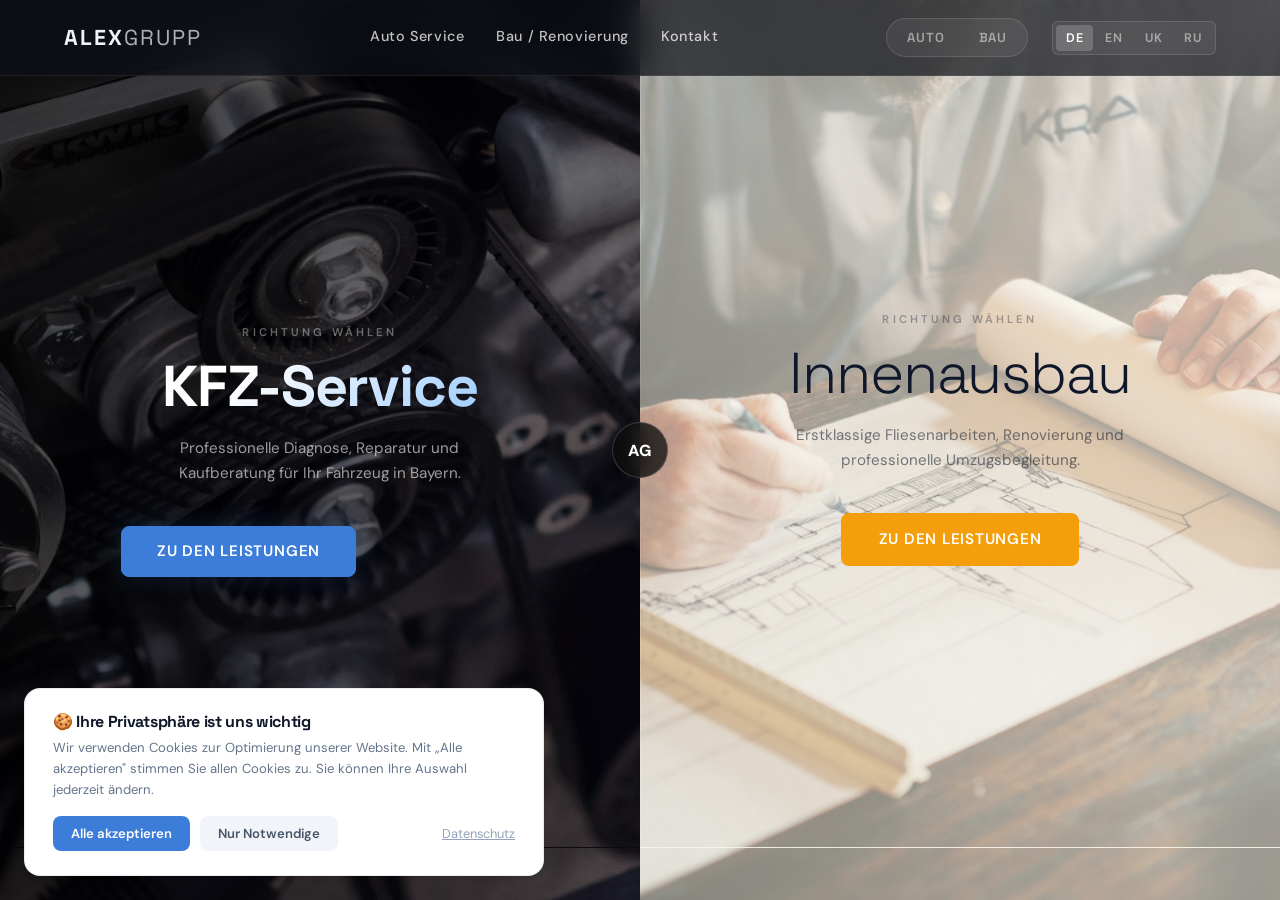
<file: index.html>
<!DOCTYPE html>
<html lang="de">

<head>
    <meta charset="UTF-8">
    <meta name="viewport" content="width=device-width, initial-scale=1.0">
    <title>AlexGrupp — KFZ-Service & Innenausbau</title>
    <meta name="description"
        content="AlexGrupp — Ihr zuverlässiger Partner für professionellen KFZ-Service und erstklassigen Innenausbau in Bayern.">

    <link rel="preconnect" href="https://fonts.googleapis.com">
    <link rel="preconnect" href="https://fonts.gstatic.com" crossorigin>
    <link rel="stylesheet" href="styles/global.css">
    <link rel="stylesheet" href="styles/auto.css">
    <link rel="stylesheet" href="styles/bau.css">

    <style>
        html,
        body {
            height: 100%;
        }

        body {
            background: #0d0d0d;
            overflow: hidden;
            /* desktop: full-screen fixed layout */
        }

        /* ON MOBILE: allow scrolling, stack vertically */
        @media (max-width: 768px) {
            body {
                overflow-y: auto;
            }
        }

        /* Split container */
        .split-container {
            display: flex;
            width: 100%;
            height: 100vh;
        }

        .split-side {
            flex: 1;
            position: relative;
            overflow: hidden;
            display: flex;
            align-items: center;
            justify-content: center;
            cursor: pointer;
            transition: flex 0.7s cubic-bezier(0.25, 1, 0.5, 1);
        }

        .split-container:hover .split-side {
            flex: 0.82;
        }

        .split-container .split-side:hover {
            flex: 1.18;
        }

        /* BG image layers */
        .split-side .bg-image {
            position: absolute;
            inset: 0;
            background-size: cover;
            background-position: center;
            transition: transform 0.7s cubic-bezier(0.25, 1, 0.5, 1), filter 0.5s ease;
            will-change: transform, filter;
        }

        .split-side:hover .bg-image {
            transform: scale(1.05);
        }

        .split-container:hover .split-side:not(:hover) .bg-image {
            filter: brightness(0.4) saturate(0.5);
        }

        .split-side .overlay {
            position: absolute;
            inset: 0;
            pointer-events: none;
        }

        /* AUTO */
        .split-auto .bg-image {
            background-image: url('assets/auto-bg.jpg');
        }

        .split-auto .overlay {
            background: linear-gradient(120deg, rgba(0, 0, 0, 0.75) 0%, rgba(10, 10, 25, 0.5) 100%);
        }

        /* BAU */
        .split-bau .bg-image {
            background-image: url('assets/bau-bg.jpg');
        }

        .split-bau .overlay {
            background: linear-gradient(-120deg, rgba(255, 248, 235, 0.68) 0%, rgba(240, 235, 220, 0.5) 100%);
        }

        /* Content wrappers */
        .content-wrapper {
            position: relative;
            z-index: 10;
            text-align: center;
            padding: 2rem;
            transition: transform 0.5s ease, opacity 0.4s ease;
        }

        .split-container:hover .split-side:not(:hover) .content-wrapper {
            opacity: 0.25;
            transform: scale(0.96);
        }

        /* AUTO text */
        .split-auto .content-wrapper {
            color: #fff;
        }

        .split-auto .side-label {
            font-size: 0.7rem;
            font-weight: 600;
            letter-spacing: 0.28em;
            text-transform: uppercase;
            color: rgba(255, 255, 255, 0.38);
            margin-bottom: 1rem;
        }

        .split-auto h1 {
            font-size: clamp(2.4rem, 4.5vw, 4.2rem);
            font-weight: 800;
            letter-spacing: -0.02em;
            line-height: 1;
            margin-bottom: 1.25rem;
            background: linear-gradient(135deg, #fff 30%, #93c5fd 100%);
            -webkit-background-clip: text;
            background-clip: text;
            -webkit-text-fill-color: transparent;
        }

        .split-auto p {
            font-size: 0.95rem;
            color: rgba(255, 255, 255, 0.6);
            max-width: 360px;
            margin: 0 auto 2.5rem;
            line-height: 1.65;
        }

        /* BAU text */
        .split-bau .content-wrapper {
            color: #1e293b;
        }

        .split-bau .side-label {
            font-size: 0.7rem;
            font-weight: 600;
            letter-spacing: 0.28em;
            text-transform: uppercase;
            color: rgba(15, 23, 42, 0.35);
            margin-bottom: 1rem;
        }

        .split-bau h1 {
            font-size: clamp(2.4rem, 4.5vw, 4.2rem);
            font-weight: 300;
            letter-spacing: -0.02em;
            line-height: 1;
            margin-bottom: 1.25rem;
            color: #0f172a;
        }

        .split-bau p {
            font-size: 0.95rem;
            color: rgba(15, 23, 42, 0.55);
            max-width: 360px;
            margin: 0 auto 2.5rem;
            line-height: 1.65;
        }

        /* ===== AG DIVIDER — fixed to viewport center ===== */
        .ag-divider {
            position: fixed;
            left: 50%;
            top: 0;
            bottom: 0;
            transform: translateX(-50%);
            z-index: 50;
            pointer-events: none;
            display: flex;
            flex-direction: column;
            align-items: center;
        }

        .ag-line {
            flex: 1;
            width: 1px;
            background: linear-gradient(to bottom, transparent, rgba(255, 255, 255, 0.15) 20%, rgba(255, 255, 255, 0.15) 80%, transparent);
        }

        .ag-badge {
            flex-shrink: 0;
            width: 56px;
            height: 56px;
            border-radius: 50%;
            background: rgba(12, 12, 12, 0.75);
            backdrop-filter: blur(12px);
            border: 1px solid rgba(255, 255, 255, 0.18);
            display: flex;
            align-items: center;
            justify-content: center;
            font-size: 1rem;
            font-weight: 800;
            color: #fff;
            letter-spacing: 1px;
        }

        /* ===== Arrow enter hint ===== */
        .enter-hint {
            display: inline-flex;
            align-items: center;
            gap: 0.5rem;
            font-size: 0.75rem;
            font-weight: 500;
            letter-spacing: 0.15em;
            text-transform: uppercase;
            opacity: 0;
            transform: translateY(4px);
            transition: opacity 0.3s ease, transform 0.3s ease;
            margin-top: 0.5rem;
        }

        .split-side:hover .enter-hint {
            opacity: 1;
            transform: translateY(0);
        }

        .split-auto .enter-hint {
            color: rgba(255, 255, 255, 0.45);
        }

        .split-bau .enter-hint {
            color: rgba(15, 23, 42, 0.45);
        }

        .enter-hint svg {
            width: 14px;
            height: 14px;
        }

        /* ===== MOBILE ===== */
        @media (max-width: 768px) {
            body {
                overflow-y: auto;
            }

            .split-container {
                flex-direction: column;
                min-height: 100vh;
                height: auto;
            }

            .split-side {
                flex: none !important;
                min-height: 50vh;
            }

            .ag-divider {
                display: none;
            }

            .split-auto h1,
            .split-bau h1 {
                font-size: clamp(1.9rem, 8vw, 2.8rem);
            }

            .split-auto p,
            .split-bau p {
                font-size: 0.9rem;
            }
        }

        @media (max-width: 480px) {
            .split-side {
                min-height: 52vh;
            }

            .split-auto h1,
            .split-bau h1 {
                font-size: clamp(1.7rem, 9vw, 2.4rem);
            }
        }
    </style>
</head>

<body>

    <!-- Fixed AG center divider — stays at 50% regardless of hover -->
    <div class="ag-divider" aria-hidden="true">
        <div class="ag-line"></div>
        <div class="ag-badge">AG</div>
        <div class="ag-line"></div>
    </div>

    <!-- Header — auto-hides on splash, reveals on mouse approach -->
    <header class="global-header splash-header" id="mainHeader">
        <div class="logo">
            <a href="index.html">ALEX<span>GRUPP</span></a>
        </div>
        <nav class="header-nav" id="headerNav">
            <!-- Root page nav implies going to either branch or kontakt -->
            <a href="auto/index.html" data-i18n="nav-auto-branch">Auto Service</a>
            <a href="bau/index.html" data-i18n="nav-bau-branch">Bau / Renovierung</a>
            <a href="auto/kontakt.html" data-i18n="nav-contact">Kontakt</a>
        </nav>
        <div class="header-controls">
            <div class="theme-switcher" id="themeSwitcher">
                <button class="switch-btn" onclick="location.href='auto/index.html'">Auto</button>
                <button class="switch-btn" onclick="location.href='bau/index.html'">Bau</button>
            </div>
            <div id="langSwitcher"></div>
            <button class="burger-menu" id="burgerToggle">
                <span></span>
                <span></span>
                <span></span>
            </button>
        </div>
    </header>

    <!-- Split Screen -->
    <main class="split-container">

        <!-- Left: AUTO -->
        <section class="split-side split-auto" id="autoSide" onclick="location.href='auto/index.html';" role="link"
            aria-label="Zum KFZ-Service">
            <div class="bg-image"></div>
            <div class="overlay"></div>
            <div class="content-wrapper">
                <p class="side-label" data-i18n="home-auto-label">Richtung wählen</p>
                <h1 data-i18n="home-auto-title">KFZ-Service</h1>
                <p data-i18n="home-auto-desc">Professionelle Diagnose, Reparatur und Kaufberatung für Ihr Fahrzeug in
                    Bayern.</p>
                <a class="btn btn-primary-auto" onclick="event.stopPropagation(); location.href='auto/index.html';"
                    data-i18n="home-auto-cta">Zu den Leistungen</a>
                <div class="enter-hint">
                    <svg viewBox="0 0 24 24" fill="none" stroke="currentColor" stroke-width="2">
                        <path d="M5 12h14M12 5l7 7-7 7" />
                    </svg>
                    <span data-i18n="home-enter-hint">Bereich betreten</span>
                </div>
            </div>
        </section>

        <!-- Right: BAU -->
        <section class="split-side split-bau" id="bauSide" onclick="location.href='bau/index.html';" role="link"
            aria-label="Zum Innenausbau">
            <div class="bg-image"></div>
            <div class="overlay"></div>
            <div class="content-wrapper">
                <p class="side-label" data-i18n="home-bau-label">Richtung wählen</p>
                <h1 data-i18n="home-bau-title">Innenausbau</h1>
                <p data-i18n="home-bau-desc">Erstklassige Fliesenarbeiten, Renovierung und professionelle
                    Umzugsbegleitung.</p>
                <a class="btn btn-primary-bau" onclick="event.stopPropagation(); location.href='bau/index.html';"
                    data-i18n="home-bau-cta">Zu den Leistungen</a>
                <div class="enter-hint">
                    <svg viewBox="0 0 24 24" fill="none" stroke="currentColor" stroke-width="2">
                        <path d="M5 12h14M12 5l7 7-7 7" />
                    </svg>
                    <span data-i18n="home-enter-hint">Bereich betreten</span>
                </div>
            </div>
        </section>

    </main>

    <script src="js/i18n.js"></script>
    <script src="js/components/smart-header.js"></script>
    <script>
        // ─── Theme switcher ───
        const switcher = document.getElementById('themeSwitcher');
        if (switcher) {
            switcher.addEventListener('click', (e) => {
                e.stopPropagation();
                const isBau = switcher.classList.toggle('is-bau');
                location.href = isBau ? 'bau/index.html' : 'auto/index.html';
            });
        }
    </script>
</body>

</html>
</file>
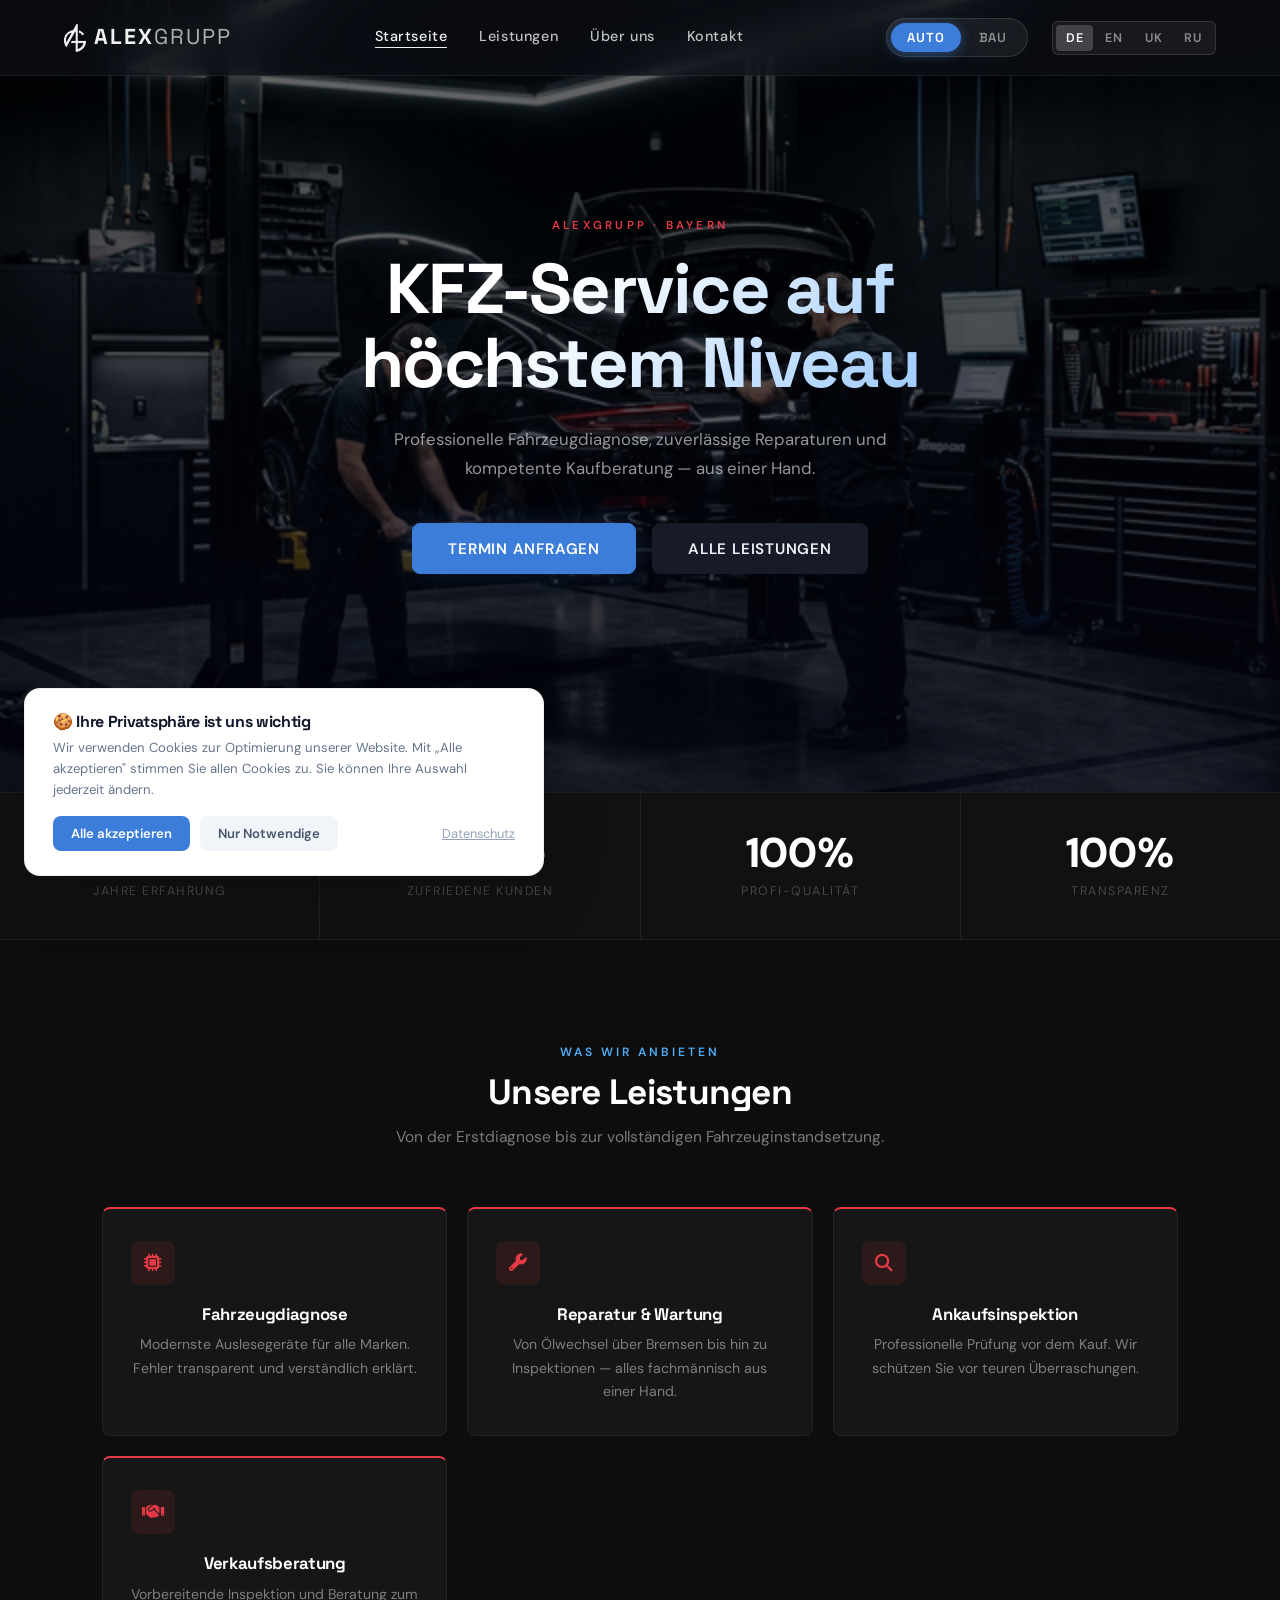
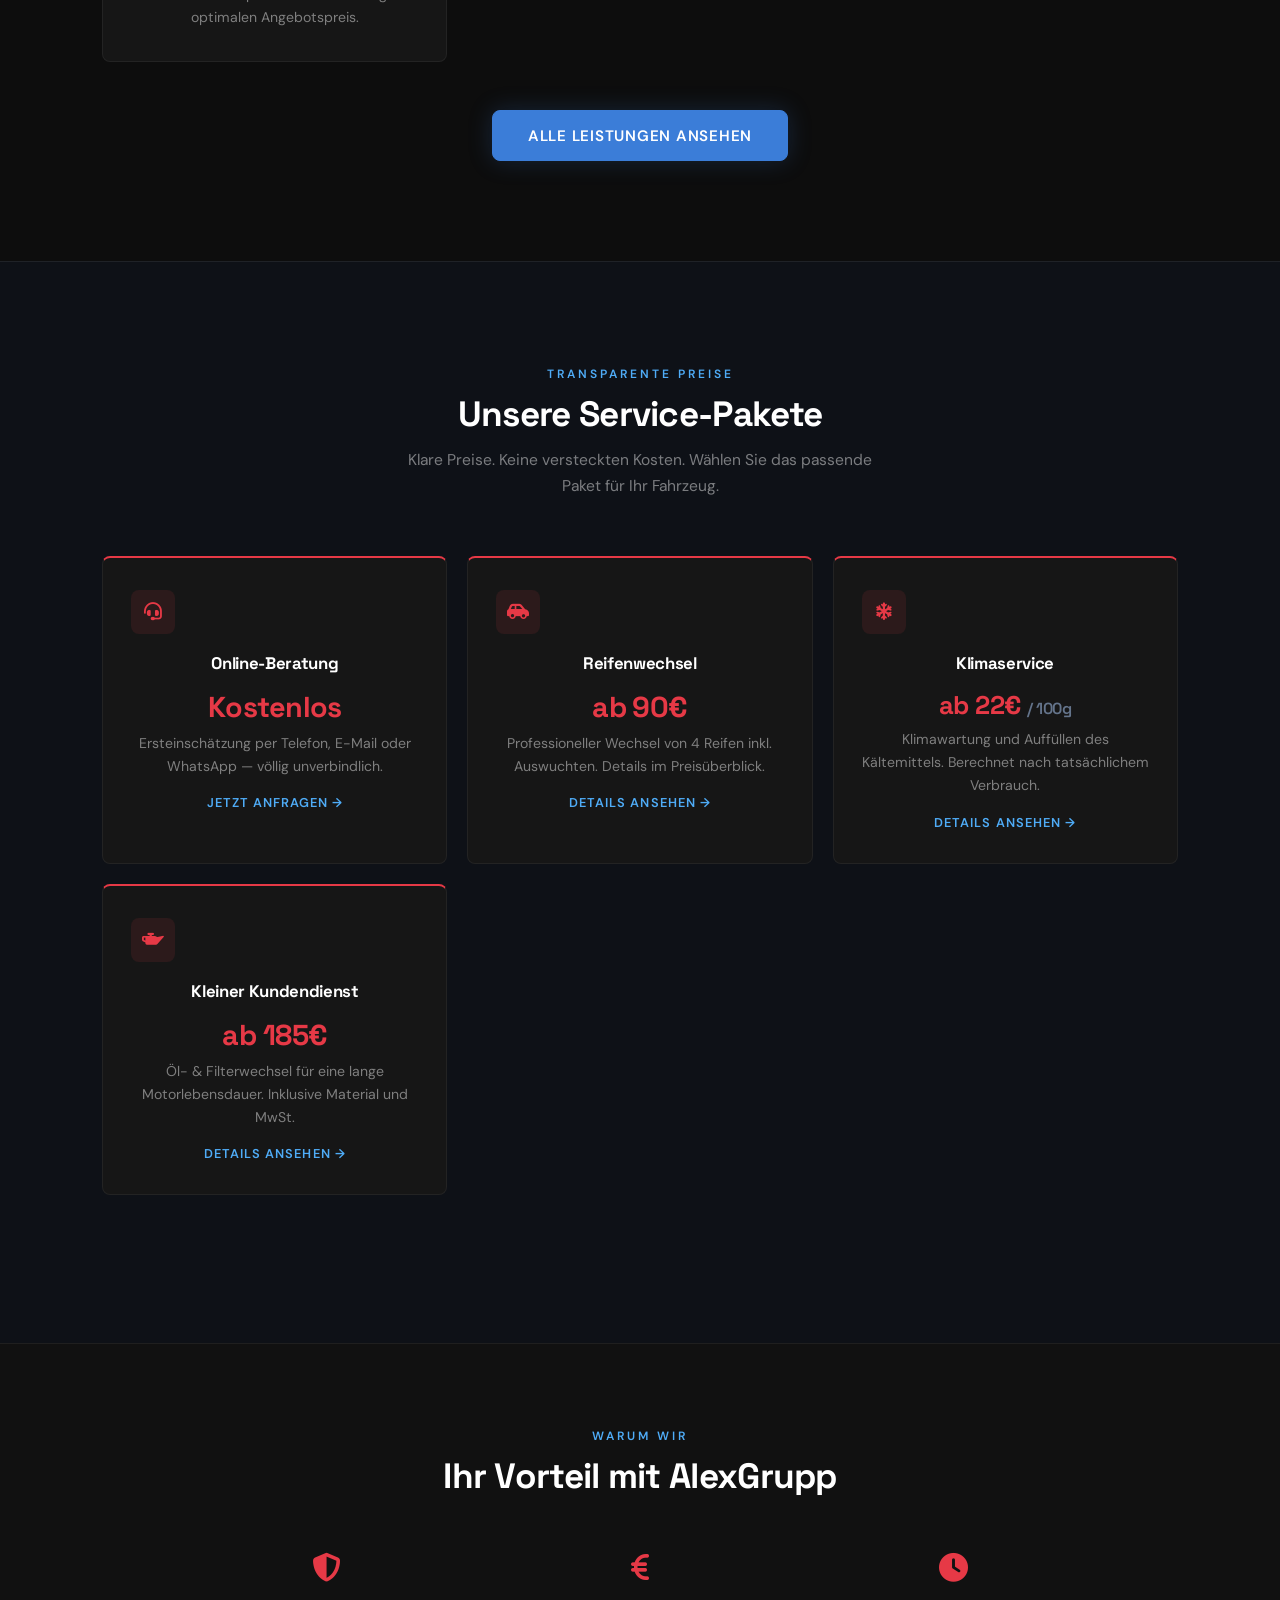
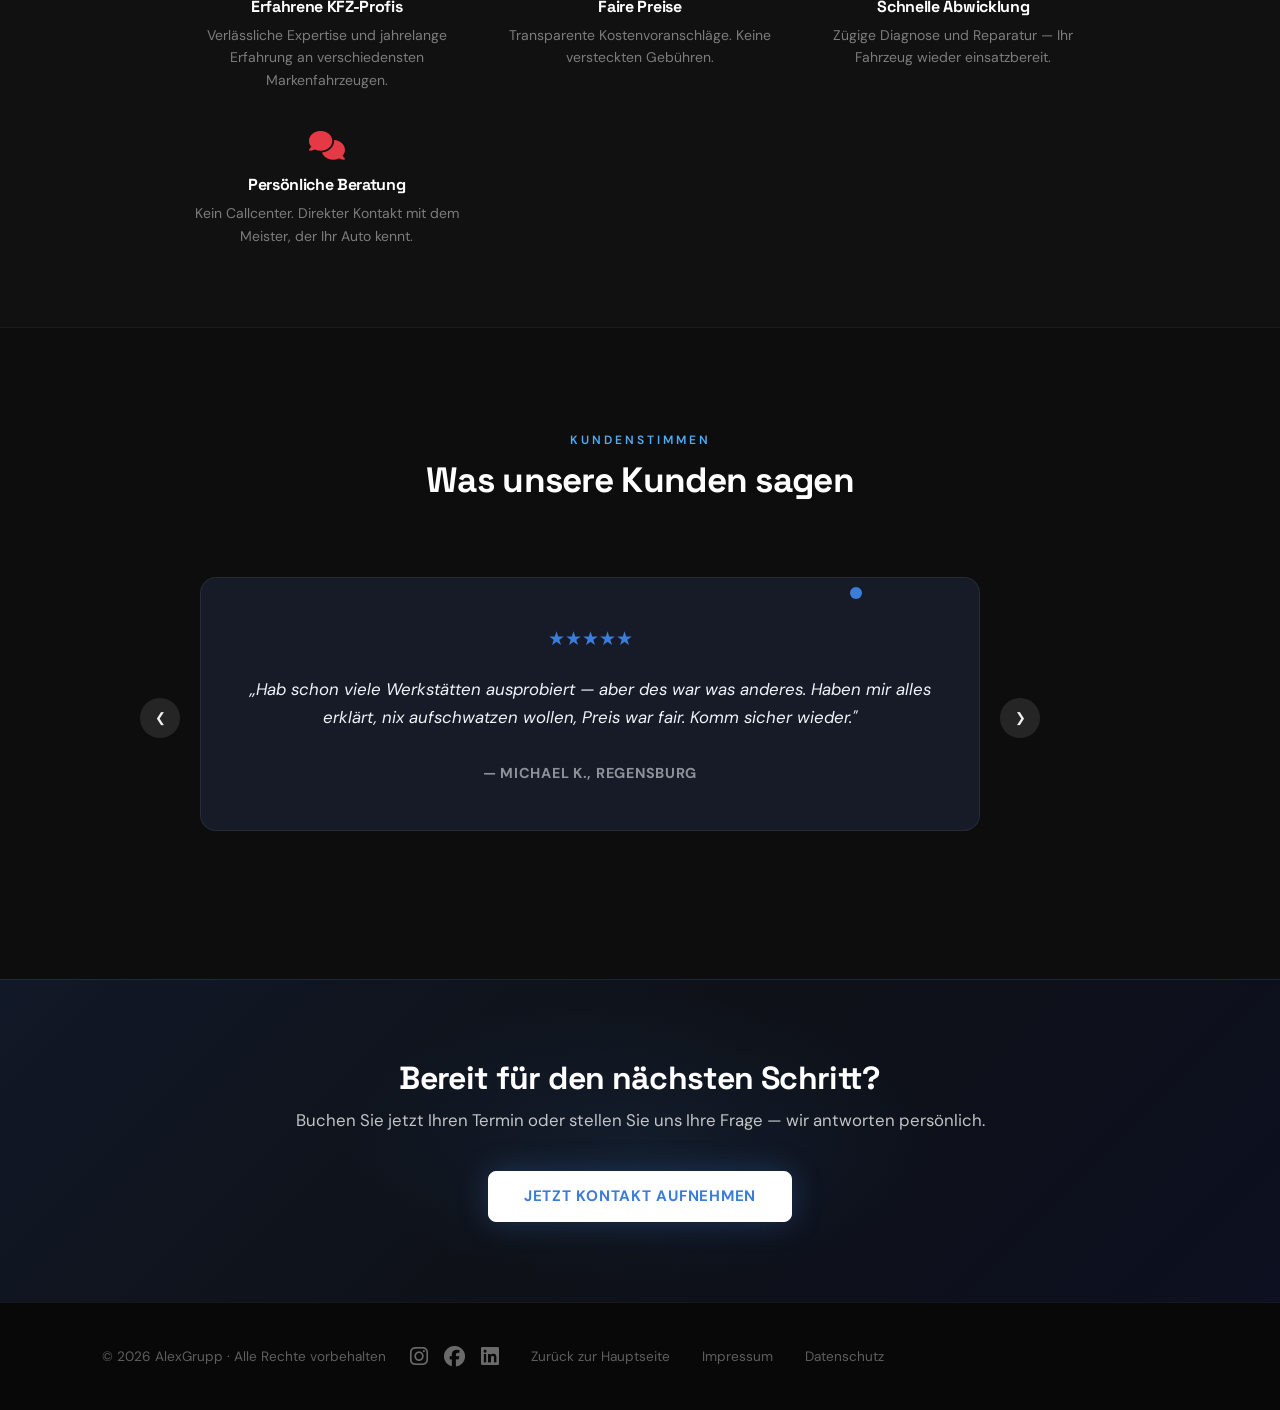
<file: auto/index.html>
<!DOCTYPE html>
<html lang="de">

<head>
    <meta charset="UTF-8">
    <meta name="viewport" content="width=device-width, initial-scale=1.0">
    <title>KFZ-Service | AlexGrupp</title>
    <meta name="description"
        content="AlexGrupp KFZ-Service in Bayern — Diagnose, Reparatur, Kaufberatung. Professionell und zuverlässig.">

    <link rel="preconnect" href="https://fonts.googleapis.com">
    <link rel="preconnect" href="https://fonts.gstatic.com" crossorigin>
    <link rel="stylesheet" href="https://cdnjs.cloudflare.com/ajax/libs/font-awesome/6.5.0/css/all.min.css"
        crossorigin="anonymous">
    <link rel="stylesheet" href="https://unpkg.com/aos@2.3.4/dist/aos.css">
    <link rel="stylesheet" href="../styles/global.css">
    <link rel="stylesheet" href="../styles/auto.css">
    <link rel="icon" href="../assets/Photopea Logo Black.png" type="image/png">

    <style>
        body {
            background: #0d0d0d;
            color: #f0f0f0;
        }

        /* HERO */
        .hero {
            position: relative;
            height: 88vh;
            min-height: 560px;
            display: flex;
            align-items: center;
            justify-content: center;
            text-align: center;
            overflow: hidden;
        }

        .hero-bg {
            position: absolute;
            inset: 0;
            background-image: linear-gradient(rgba(0, 0, 0, 0.6), rgba(5, 5, 18, 0.7)),
                url('../assets/auto_hero.png');
            background-size: cover;
            background-position: center;
            transform: scale(1.06);
            transition: transform 8s ease;
        }

        .hero.loaded .hero-bg {
            transform: scale(1);
        }

        .hero-content {
            position: relative;
            z-index: 10;
            max-width: 700px;
            padding: 0 24px;
        }

        .eyebrow {
            font-size: 0.72rem;
            font-weight: 600;
            letter-spacing: 0.28em;
            text-transform: uppercase;
            color: #e63946;
            margin-bottom: 1.25rem;
            display: block;
        }

        .hero-content h1 {
            font-size: clamp(2.6rem, 5.5vw, 4.8rem);
            font-weight: 800;
            letter-spacing: -0.025em;
            line-height: 1.05;
            margin-bottom: 1.5rem;
            background: linear-gradient(135deg, #fff 35%, #93c5fd 100%);
            -webkit-background-clip: text;
            background-clip: text;
            -webkit-text-fill-color: transparent;
        }

        .hero-content p {
            font-size: 1.05rem;
            color: rgba(255, 255, 255, 0.58);
            line-height: 1.75;
            margin-bottom: 2.5rem;
            max-width: 520px;
            margin-left: auto;
            margin-right: auto;
        }

        .hero-ctas {
            display: flex;
            gap: 1rem;
            justify-content: center;
            flex-wrap: wrap;
        }

        /* COUNTER */
        .counter-band {
            display: flex;
            justify-content: center;
            gap: 0;
            background: #111;
            border-top: 1px solid rgba(255, 255, 255, 0.06);
            border-bottom: 1px solid rgba(255, 255, 255, 0.06);
            flex-wrap: wrap;
        }

        .counter-item {
            flex: 1;
            min-width: 140px;
            text-align: center;
            padding: 40px 24px;
            border-right: 1px solid rgba(255, 255, 255, 0.06);
        }

        .counter-item:last-child {
            border-right: none;
        }

        .counter-item .count {
            font-size: 2.6rem;
            font-weight: 800;
            color: #fff;
            display: block;
            line-height: 1;
        }

        .counter-item .label {
            font-size: 0.78rem;
            letter-spacing: 0.12em;
            text-transform: uppercase;
            color: rgba(255, 255, 255, 0.38);
            margin-top: 0.5rem;
            display: block;
        }

        /* SERVICES TEASER */
        .services-teaser {
            padding: 100px 8%;
            background: #0d0d0d;
        }

        .section-head {
            margin-bottom: 3.5rem;
        }

        .section-head .eyebrow {
            display: inline-block;
            margin-bottom: 0.75rem;
        }

        .section-head h2 {
            font-size: 2.2rem;
            font-weight: 700;
            letter-spacing: -0.02em;
            color: #fff;
            margin-bottom: 0.75rem;
        }

        .section-head p {
            font-size: 0.975rem;
            color: rgba(255, 255, 255, 0.45);
            max-width: 500px;
            line-height: 1.7;
        }

        .services-grid {
            display: grid;
            grid-template-columns: repeat(auto-fit, minmax(260px, 1fr));
            gap: 1.25rem;
            max-width: 1200px;
            margin: 0 auto 3rem;
        }

        .service-card {
            background: #161616;
            border: 1px solid rgba(255, 255, 255, 0.06);
            border-top: 2px solid #e63946;
            padding: 2rem 1.75rem;
            border-radius: 8px;
            transition: transform 0.3s ease, box-shadow 0.3s ease;
        }

        .service-card:hover {
            transform: translateY(-6px);
            box-shadow: 0 16px 40px rgba(0, 0, 0, 0.45), 0 0 0 1px rgba(230, 57, 70, 0.2);
        }

        .service-card .icon {
            width: 44px;
            height: 44px;
            border-radius: 8px;
            background: rgba(230, 57, 70, 0.1);
            display: flex;
            align-items: center;
            justify-content: center;
            margin-bottom: 1.25rem;
            color: #e63946;
            font-size: 1.1rem;
        }

        .service-card h3 {
            font-size: 1.05rem;
            font-weight: 700;
            color: #fff;
            margin-bottom: 0.6rem;
        }

        .service-card p {
            font-size: 0.88rem;
            color: rgba(255, 255, 255, 0.45);
            line-height: 1.65;
        }

        .all-services-cta {
            text-align: center;
        }

        /* WHY US */
        .why-section {
            padding: 80px 8%;
            background: #111;
            border-top: 1px solid rgba(255, 255, 255, 0.06);
        }

        .why-grid {
            display: grid;
            grid-template-columns: repeat(auto-fit, minmax(200px, 1fr));
            gap: 2.5rem;
            max-width: 900px;
            margin: 3rem auto 0;
        }

        .why-item {
            text-align: center;
        }

        .why-item i {
            font-size: 1.8rem;
            color: #e63946;
            margin-bottom: 1rem;
            display: block;
        }

        .why-item h4 {
            font-size: 1rem;
            font-weight: 700;
            color: #fff;
            margin-bottom: 0.5rem;
        }

        .why-item p {
            font-size: 0.875rem;
            color: rgba(255, 255, 255, 0.45);
            line-height: 1.6;
        }

        /* TESTIMONIALS */
        .testimonials-section {
            padding: 100px 8%;
            background: #0d0d0d;
            border-top: 1px solid rgba(255, 255, 255, 0.06);
        }

        .testimonials-grid {
            display: grid;
            grid-template-columns: repeat(auto-fit, minmax(300px, 1fr));
            gap: 1.5rem;
            max-width: 1000px;
            margin: 3rem auto 0;
        }

        .testimonial-card {
            background: #161616;
            border: 1px solid rgba(255, 255, 255, 0.06);
            border-radius: 10px;
            padding: 2rem;
        }

        .stars {
            color: #f59e0b;
            font-size: 1rem;
            margin-bottom: 1rem;
        }

        .testimonial-card blockquote {
            font-size: 0.925rem;
            color: rgba(255, 255, 255, 0.6);
            line-height: 1.7;
            margin-bottom: 1.25rem;
            font-style: italic;
        }

        .testimonial-card .author {
            font-size: 0.85rem;
            color: rgba(255, 255, 255, 0.35);
            font-weight: 600;
        }

        /* CTA BAND */
        .cta-band {
            padding: 80px 8%;
            background: linear-gradient(135deg, #111827 0%, #0e1117 50%, #0c1020 100%);
            text-align: center;
        }

        .cta-band h2 {
            font-size: 2rem;
            font-weight: 800;
            color: #fff;
            margin-bottom: 0.75rem;
        }

        .cta-band p {
            color: rgba(255, 255, 255, 0.75);
            margin-bottom: 2.5rem;
        }

        .cta-band .btn {
            background: #fff;
            color: var(--color-auto-primary, #3b7dd8);
            border-color: #fff;
            font-weight: 700;
        }

        .cta-band .btn:hover {
            background: #f1f1f1;
        }

        /* FOOTER */
        .site-footer {
            background: #080808;
            border-top: 1px solid rgba(255, 255, 255, 0.06);
            color: rgba(255, 255, 255, 0.35);
        }

        .site-footer .footer-links a {
            color: rgba(255, 255, 255, 0.35);
        }

        .site-footer .footer-links a:hover {
            color: #fff;
        }

        @media (max-width: 768px) {
            .hero-ctas {
                flex-direction: column;
                align-items: center;
            }

            .services-teaser,
            .why-section,
            .testimonials-section {
                padding: 60px 24px;
            }
        }
    </style>
</head>

<body>

    <!-- Header -->
    <header class="global-header" id="mainHeader">
        <div class="logo">
            <a href="../index.html"><img src="../assets/Photopea Logo Black.png" alt="AG"
                    class="logo-icon">ALEX<span>GRUPP</span></a>
        </div>
        <nav class="header-nav" id="headerNav">
            <a href="index.html" class="active" data-i18n="nav-start">Startseite</a>
            <a href="leistungen.html" data-i18n="nav-services">Leistungen</a>
            <a href="uber-uns.html" data-i18n="nav-about">Über uns</a>
            <a href="kontakt.html" data-i18n="nav-contact">Kontakt</a>
        </nav>
        <div class="header-controls">
            <div class="theme-switcher" id="themeSwitcher">
                <button class="switch-btn active">Auto</button>
                <button class="switch-btn" onclick="location.href='../bau/index.html'">Bau</button>
            </div>
            <div id="langSwitcher"></div>
            <button class="burger-menu" id="burgerToggle">
                <span></span>
                <span></span>
                <span></span>
            </button>
        </div>
    </header>

    <!-- Hero -->
    <section class="hero" id="hero">
        <div class="hero-bg"></div>
        <div class="hero-content">
            <span class="eyebrow" data-i18n="auto-hero-eyebrow">AlexGrupp · Bayern</span>
            <h1 data-i18n="auto-hero-title">KFZ-Service auf höchstem Niveau</h1>
            <p data-i18n="auto-hero-desc">Professionelle Fahrzeugdiagnose, zuverlässige Reparaturen und kompetente
                Kaufberatung — aus einer Hand.</p>
            <div class="hero-ctas">
                <a href="kontakt.html" class="btn btn-primary-auto" data-i18n="auto-hero-cta-primary">Termin
                    anfragen</a>
                <a href="leistungen.html" class="btn btn-secondary-auto" data-i18n="auto-hero-cta-secondary">Alle
                    Leistungen</a>
            </div>
        </div>
    </section>

    <!-- Counter Band -->
    <div class="counter-band">
        <div class="counter-item" data-aos="fade-up" data-aos-delay="0">
            <span class="count">5+</span>
            <span class="label">Jahre Erfahrung</span>
        </div>
        <div class="counter-item" data-aos="fade-up" data-aos-delay="80">
            <span class="count">2000+</span>
            <span class="label">Zufriedene Kunden</span>
        </div>
        <div class="counter-item" data-aos="fade-up" data-aos-delay="160">
            <span class="count">100%</span>
            <span class="label">Profi-Qualität</span>
        </div>
        <div class="counter-item" data-aos="fade-up" data-aos-delay="240">
            <span class="count">100%</span>
            <span class="label">Transparenz</span>
        </div>
    </div>

    <!-- Services Teaser -->
    <section class="services-teaser">
        <div class="section-head" data-aos="fade-up">
            <span class="eyebrow" data-i18n="auto-services-eyebrow">Was wir anbieten</span>
            <h2 data-i18n="auto-services-title">Unsere Leistungen</h2>
            <p data-i18n="auto-services-desc">Von der Erstdiagnose bis zur vollständigen Fahrzeuginstandsetzung.</p>
        </div>
        <div class="services-grid">
            <div class="service-card" data-aos="fade-up" data-aos-delay="0">
                <div class="icon"><i class="fas fa-microchip"></i></div>
                <h3>Fahrzeugdiagnose</h3>
                <p>Modernste Auslesegeräte für alle Marken. Fehler transparent und verständlich erklärt.</p>
            </div>
            <div class="service-card" data-aos="fade-up" data-aos-delay="80">
                <div class="icon"><i class="fas fa-wrench"></i></div>
                <h3>Reparatur & Wartung</h3>
                <p>Von Ölwechsel über Bremsen bis hin zu Inspektionen — alles fachmännisch aus einer Hand.</p>
            </div>
            <div class="service-card" data-aos="fade-up" data-aos-delay="160">
                <div class="icon"><i class="fas fa-search"></i></div>
                <h3>Ankaufsinspektion</h3>
                <p>Professionelle Prüfung vor dem Kauf. Wir schützen Sie vor teuren Überraschungen.</p>
            </div>
            <div class="service-card" data-aos="fade-up" data-aos-delay="240">
                <div class="icon"><i class="fas fa-handshake"></i></div>
                <h3>Verkaufsberatung</h3>
                <p>Vorbereitende Inspektion und Beratung zum optimalen Angebotspreis.</p>
            </div>
        </div>
        <div class="all-services-cta" data-aos="fade-up">
            <a href="leistungen.html" class="btn btn-primary-auto">Alle Leistungen ansehen</a>
        </div>
    </section>

    <!-- Pricing Packages -->
    <section class="packages-section"
        style="padding: 100px 8%; background: var(--color-auto-bg); border-top: 1px solid var(--color-auto-surface-border);">
        <div class="section-head" style="text-align:center;" data-aos="fade-up">
            <span class="eyebrow">Transparente Preise</span>
            <h2>Unsere Service-Pakete</h2>
            <p>Klare Preise. Keine versteckten Kosten. Wählen Sie das passende Paket für Ihr Fahrzeug.</p>
        </div>
        <div class="services-grid">
            <a href="kontakt.html" style="text-decoration:none; color: inherit; display:block;">
                <div class="service-card" data-aos="fade-up" data-aos-delay="0" style="cursor:pointer;">
                    <div class="icon"><i class="fas fa-headset"></i></div>
                    <h3>Online-Beratung</h3>
                    <h4 style="font-size: 1.8rem; font-weight: 800; color: #e63946; margin: 0.5rem 0;">
                        Kostenlos</h4>
                    <p>Ersteinschätzung per Telefon, E-Mail oder WhatsApp — völlig unverbindlich.</p>
                    <span
                        style="display:inline-block; margin-top:1rem; font-size:0.8rem; font-weight:600; color:var(--color-auto-accent); letter-spacing:0.08em; text-transform:uppercase;">Jetzt
                        anfragen &rarr;</span>
                </div>
            </a>
            <div class="service-card" data-aos="fade-up" data-aos-delay="80" data-modal="modal-reifen">
                <div class="icon"><i class="fas fa-car-side"></i></div>
                <h3>Reifenwechsel</h3>
                <h4 style="font-size: 1.8rem; font-weight: 800; color: #e63946; margin: 0.5rem 0;">
                    ab 90€</h4>
                <p>Professioneller Wechsel von 4 Reifen inkl. Auswuchten. Details im Preisüberblick.</p>
                <span
                    style="display:inline-block; margin-top:1rem; font-size:0.8rem; font-weight:600; color:var(--color-auto-accent); letter-spacing:0.08em; text-transform:uppercase;">Details ansehen &rarr;</span>
            </div>

            <div class="service-card" data-aos="fade-up" data-aos-delay="160" data-modal="modal-klima">
                <div class="icon"><i class="fas fa-snowflake"></i></div>
                <h3>Klimaservice</h3>
                <h4 style="font-size: 1.6rem; font-weight: 800; color: #e63946; margin: 0.5rem 0;">
                    ab 22€ <span style="font-size:1rem; color:#64748b; font-weight:600;">/ 100g</span></h4>
                <p>Klimawartung und Auffüllen des Kältemittels. Berechnet nach tatsächlichem Verbrauch.</p>
                <span
                    style="display:inline-block; margin-top:1rem; font-size:0.8rem; font-weight:600; color:var(--color-auto-accent); letter-spacing:0.08em; text-transform:uppercase;">Details ansehen &rarr;</span>
            </div>

            <div class="service-card" data-aos="fade-up" data-aos-delay="240" data-modal="modal-service">
                <div class="icon"><i class="fas fa-oil-can"></i></div>
                <h3>Kleiner Kundendienst</h3>
                <h4 style="font-size: 1.8rem; font-weight: 800; color: #e63946; margin: 0.5rem 0;">
                    ab 185€</h4>
                <p>Öl- & Filterwechsel für eine lange Motorlebensdauer. Inklusive Material und MwSt.</p>
                <span
                    style="display:inline-block; margin-top:1rem; font-size:0.8rem; font-weight:600; color:var(--color-auto-accent); letter-spacing:0.08em; text-transform:uppercase;">Details ansehen &rarr;</span>
            </div>
        </div>
    </section>

    <!-- Why AlexGrupp -->
    <section class="why-section">
        <div class="section-head" style="text-align:center;" data-aos="fade-up">
            <span class="eyebrow">Warum wir</span>
            <h2>Ihr Vorteil mit AlexGrupp</h2>
        </div>
        <div class="why-grid">
            <div class="why-item" data-aos="fade-up" data-aos-delay="0">
                <i class="fas fa-shield-alt"></i>
                <h4>Erfahrene KFZ-Profis</h4>
                <p>Verlässliche Expertise und jahrelange Erfahrung an verschiedensten Markenfahrzeugen.</p>
            </div>
            <div class="why-item" data-aos="fade-up" data-aos-delay="80">
                <i class="fas fa-euro-sign"></i>
                <h4>Faire Preise</h4>
                <p>Transparente Kostenvoranschläge. Keine versteckten Gebühren.</p>
            </div>
            <div class="why-item" data-aos="fade-up" data-aos-delay="160">
                <i class="fas fa-clock"></i>
                <h4>Schnelle Abwicklung</h4>
                <p>Zügige Diagnose und Reparatur — Ihr Fahrzeug wieder einsatzbereit.</p>
            </div>
            <div class="why-item" data-aos="fade-up" data-aos-delay="240">
                <i class="fas fa-comments"></i>
                <h4>Persönliche Beratung</h4>
                <p>Kein Callcenter. Direkter Kontakt mit dem Meister, der Ihr Auto kennt.</p>
            </div>
        </div>
    </section>

    <!-- Testimonials -->
    <section class="testimonials-section">
        <div class="section-head" style="text-align:center;" data-aos="fade-up">
            <span class="eyebrow">Kundenstimmen</span>
            <h2>Was unsere Kunden sagen</h2>
        </div>
        <div class="testimonials-grid" id="testimonial-slider-auto" data-aos="fade-up">
            <!-- Populated by JS -->
        </div>
    </section>

    <!-- CTA Band -->
    <section class="cta-band" data-aos="fade-in">
        <h2>Bereit für den nächsten Schritt?</h2>
        <p>Buchen Sie jetzt Ihren Termin oder stellen Sie uns Ihre Frage — wir antworten persönlich.</p>
        <a href="kontakt.html" class="btn">Jetzt Kontakt aufnehmen</a>
    </section>

    <!-- Interactive Price Modals -->
    <div class="ag-modal-overlay" id="modal-reifen">
        <div class="ag-modal-content dark-auto">
            <div class="ag-modal-close"><i class="fas fa-times"></i></div>
            <div class="ag-modal-header">
                <h3>Reifenwechsel (Ab-Preise)</h3>
            </div>
            <div class="ag-modal-body">
                <span class="ag-modal-price">ab 90 €</span>
                <p>Preis gilt typischerweise für ein durchschnittliches Fahrzeug für den Komplettwechsel von 4 Reifen:</p>
                <ul>
                    <li>4 Räder demontieren</li>
                    <li>Alte Reifen abziehen, neue aufziehen</li>
                    <li>Räder auswuchten (bis 17 Zoll)</li>
                    <li>Räder anmontieren</li>
                </ul>
                <p><strong>Zusätzliche Optionen:</strong></p>
                <ul>
                    <li>Nur Räder umstecken (mitgebrachte Kompletträder): ab 7 € pro Rad</li>
                    <li>Nur Auswuchten (bis 17 Zoll): ab 11 € pro Rad</li>
                    <li>Nur Auswuchten (ab 18 Zoll): ab 15 € pro Rad</li>
                </ul>
                <p style="font-size:0.85rem; color:#64748b; margin-top:20px;">
                    <em>Hinweis: Der finale Preis richtet sich nach Reifengröße und Fahrzeug. Bitte senden Sie uns eine Anfrage mit Ihrer KBA-/VIN-Nummer oder einem Fahrzeugfoto für ein exaktes Angebot.</em>
                </p>
            </div>
            <div class="ag-modal-action">
                <a href="kontakt.html" class="btn btn-primary-auto">Exakten Preis anfragen</a>
            </div>
        </div>
    </div>

    <div class="ag-modal-overlay" id="modal-klima">
        <div class="ag-modal-content dark-auto">
            <div class="ag-modal-close"><i class="fas fa-times"></i></div>
            <div class="ag-modal-header">
                <h3>Klimaservice (Kältemittel)</h3>
            </div>
            <div class="ag-modal-body">
                <span class="ag-modal-price">ab 22 € / 100g</span>
                <p>Wir berechnen fair nach tatsächlichem Verbrauch des Kältemittels und nach Fahrzeugtyp (R134a oder R1234yf).</p>
                <p><strong>Beispiele (Richtwerte):</strong></p>
                <ul>
                    <li>Kleinstwagen / Kompaktklasse: oft weniger Kältemittel benötigt</li>
                    <li>Große SUVs / Limousinen: höheres Füllvolumen erforderlich</li>
                    <li>Das System wird vorab auf Dichtigkeit geprüft.</li>
                </ul>
                <p style="font-size:0.85rem; color:#64748b; margin-top:20px;">
                    <em>Hinweis: Die exakte Füllmenge und Preis können erst anhand Ihrer Fahrzeugdaten ermittelt werden. Bitte kontaktieren Sie uns mit KBA, VIN oder Ihrem Fahrzeugschein für eine präzise Kalkulation.</em>
                </p>
            </div>
            <div class="ag-modal-action">
                <a href="kontakt.html" class="btn btn-primary-auto">Exakten Preis anfragen</a>
            </div>
        </div>
    </div>

    <div class="ag-modal-overlay" id="modal-service">
        <div class="ag-modal-content dark-auto">
            <div class="ag-modal-close"><i class="fas fa-times"></i></div>
            <div class="ag-modal-header">
                <h3>Kleiner Kundendienst</h3>
            </div>
            <div class="ag-modal-body">
                <span class="ag-modal-price">ab 185 €</span>
                <p>Dieses Paket (Öl- & Filterwechsel) ist für viele durchschnittliche Pkw kalkuliert. <br>Der angegebene Preis versteht sich inklusive:</p>
                <ul>
                    <li>Hochwertiges Marken-Motoröl</li>
                    <li>Neuer Ölfilter</li>
                    <li>Arbeitszeit & gesetzliche MwSt.</li>
                </ul>
                <p><strong>Zusätzliche Prüfungen auf Wunsch:</strong><br>
                Sprechen Sie uns gern an, falls bei Ihrem Fahrzeug Reifendrucksensoren (RDKS) verbaut sind oder Sie weitere Filter (Innenraum, Luft) wechseln möchten.</p>
                <p style="font-size:0.85rem; color:#64748b; margin-top:20px;">
                    <em>Hinweis: Für ein bindendes Angebot passend zu Ihrem speziellen Motor, senden Sie uns bitte Fahrzeugschein, KBA oder VIN über unser Formular.</em>
                </p>
            </div>
            <div class="ag-modal-action">
                <a href="kontakt.html" class="btn btn-primary-auto">Exakten Preis anfragen</a>
            </div>
        </div>
    </div>

    <!-- Footer -->
    <footer class="site-footer section" style="padding: 40px 8%;">
        <div style="display:flex; justify-content:space-between; align-items:center; flex-wrap: wrap; gap: 1.5rem;">
            <p style="margin:0;">&copy; 2026 AlexGrupp &middot; <span data-i18n="footer-copy">Alle Rechte
                    vorbehalten</span></p>
            <div style="display: flex; align-items: center; gap: 2rem; flex-wrap: wrap;">
                <div class="social-links" style="display:flex; gap: 1rem; align-items: center;">
                    <a href="https://www.instagram.com/alexgrupp.auto/" target="_blank" rel="noopener"
                        aria-label="Instagram"
                        style="color: rgba(255,255,255,0.4); font-size: 1.3rem; transition: color 0.2s;"
                        onmouseover="this.style.color='#E1306C'" onmouseout="this.style.color='rgba(255,255,255,0.4)'">
                        <i class="fab fa-instagram"></i>
                    </a>
                    <a href="https://www.facebook.com/" target="_blank" rel="noopener" aria-label="Facebook"
                        style="color: rgba(255,255,255,0.4); font-size: 1.3rem; transition: color 0.2s;"
                        onmouseover="this.style.color='#1877F2'" onmouseout="this.style.color='rgba(255,255,255,0.4)'">
                        <i class="fab fa-facebook"></i>
                    </a>
                    <a href="https://www.linkedin.com/" target="_blank" rel="noopener" aria-label="LinkedIn"
                        style="color: rgba(255,255,255,0.4); font-size: 1.3rem; transition: color 0.2s;"
                        onmouseover="this.style.color='#0A66C2'" onmouseout="this.style.color='rgba(255,255,255,0.4)'">
                        <i class="fab fa-linkedin"></i>
                    </a>
                </div>
                <div class="footer-links">
                    <a href="../index.html">Zurück zur Hauptseite</a>
                    <a href="../legal/impressum.html" data-i18n="footer-impressum">Impressum</a>
                    <a href="../legal/datenschutz.html" data-i18n="footer-datenschutz">Datenschutz</a>
                </div>
            </div>
        </div>
    </footer>

    <script src="https://unpkg.com/aos@2.3.4/dist/aos.js"></script>
    <script src="../js/i18n.js"></script>
    <script src="../js/components/smart-header.js"></script>
    <script src="../js/components/testimonial-slider.js"></script>
    <script src="../js/components/modal.js"></script>
    <script>
        AOS.init({ duration: 650, easing: 'ease-out-cubic', once: true, offset: 80, startEvent: 'DOMContentLoaded' });
        setTimeout(() => document.getElementById('hero')?.classList.add('loaded'), 80);
    </script>
</body>

</html>
</file>
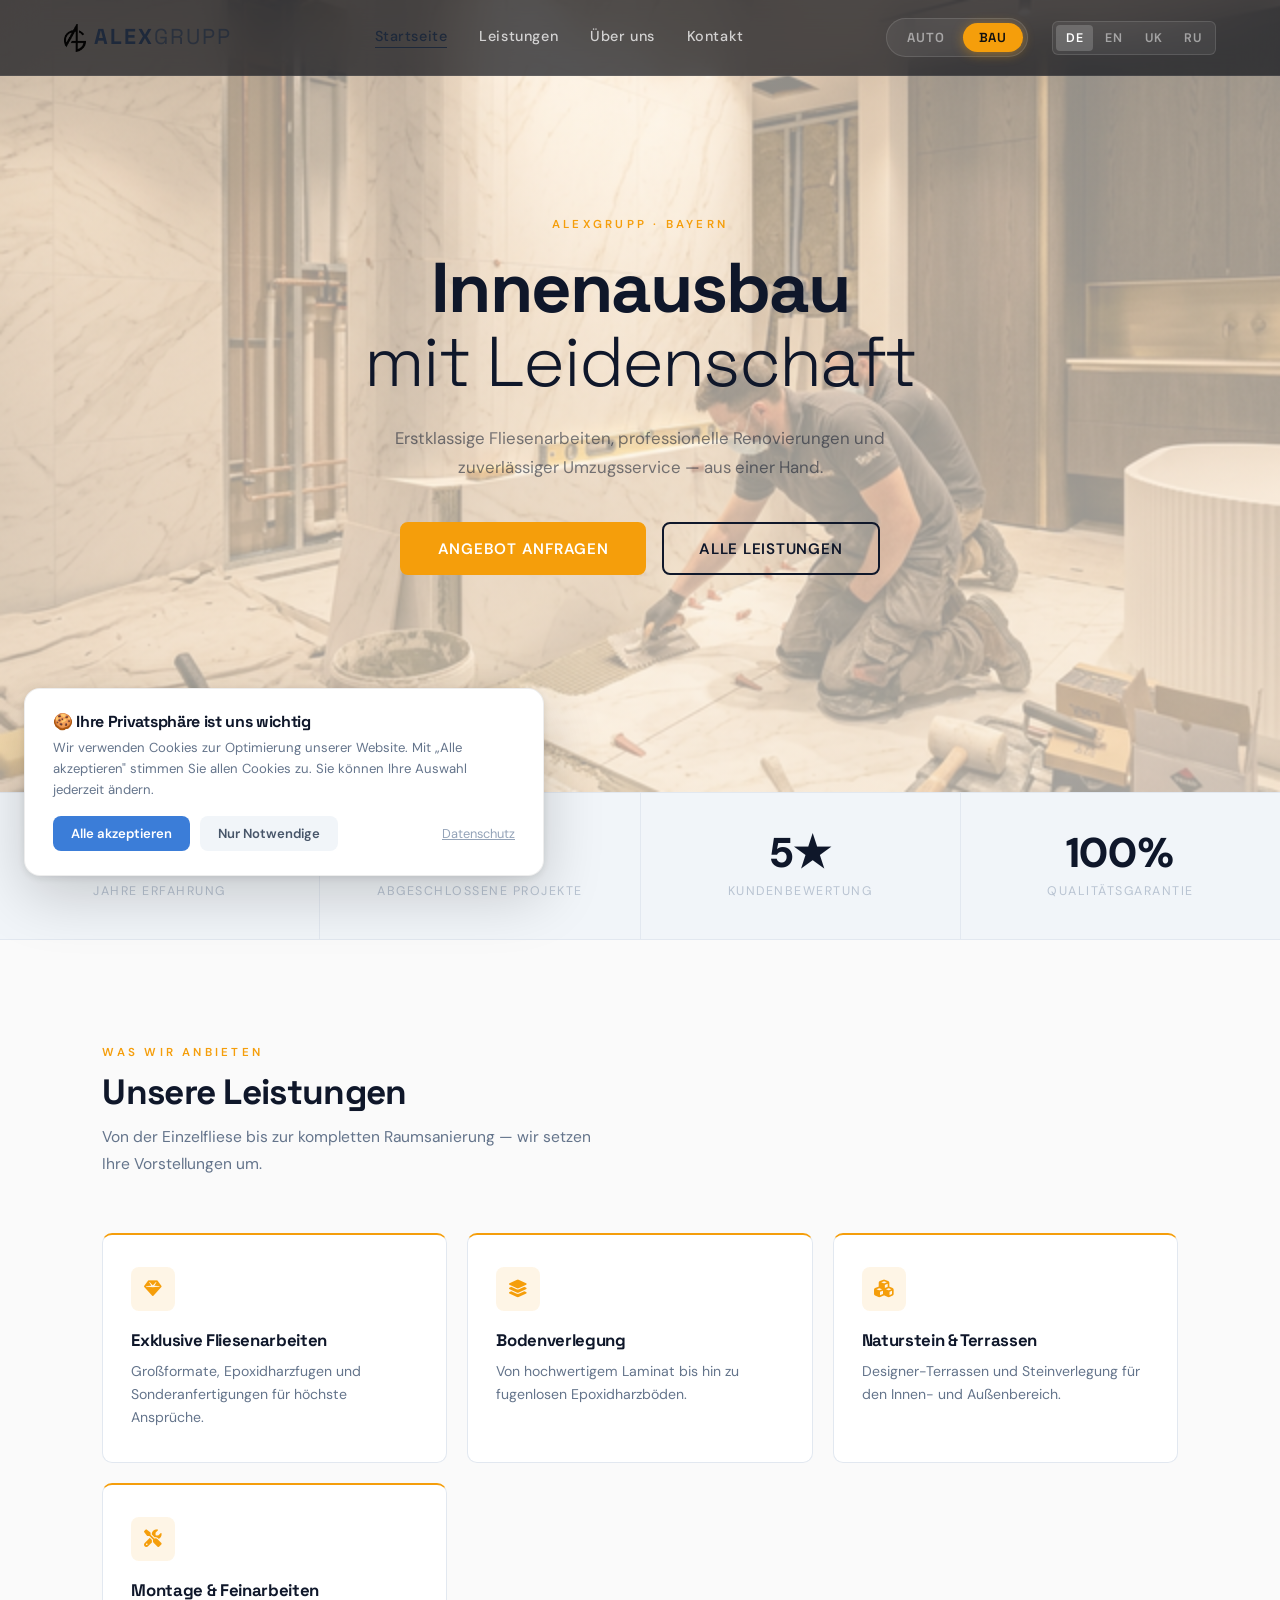
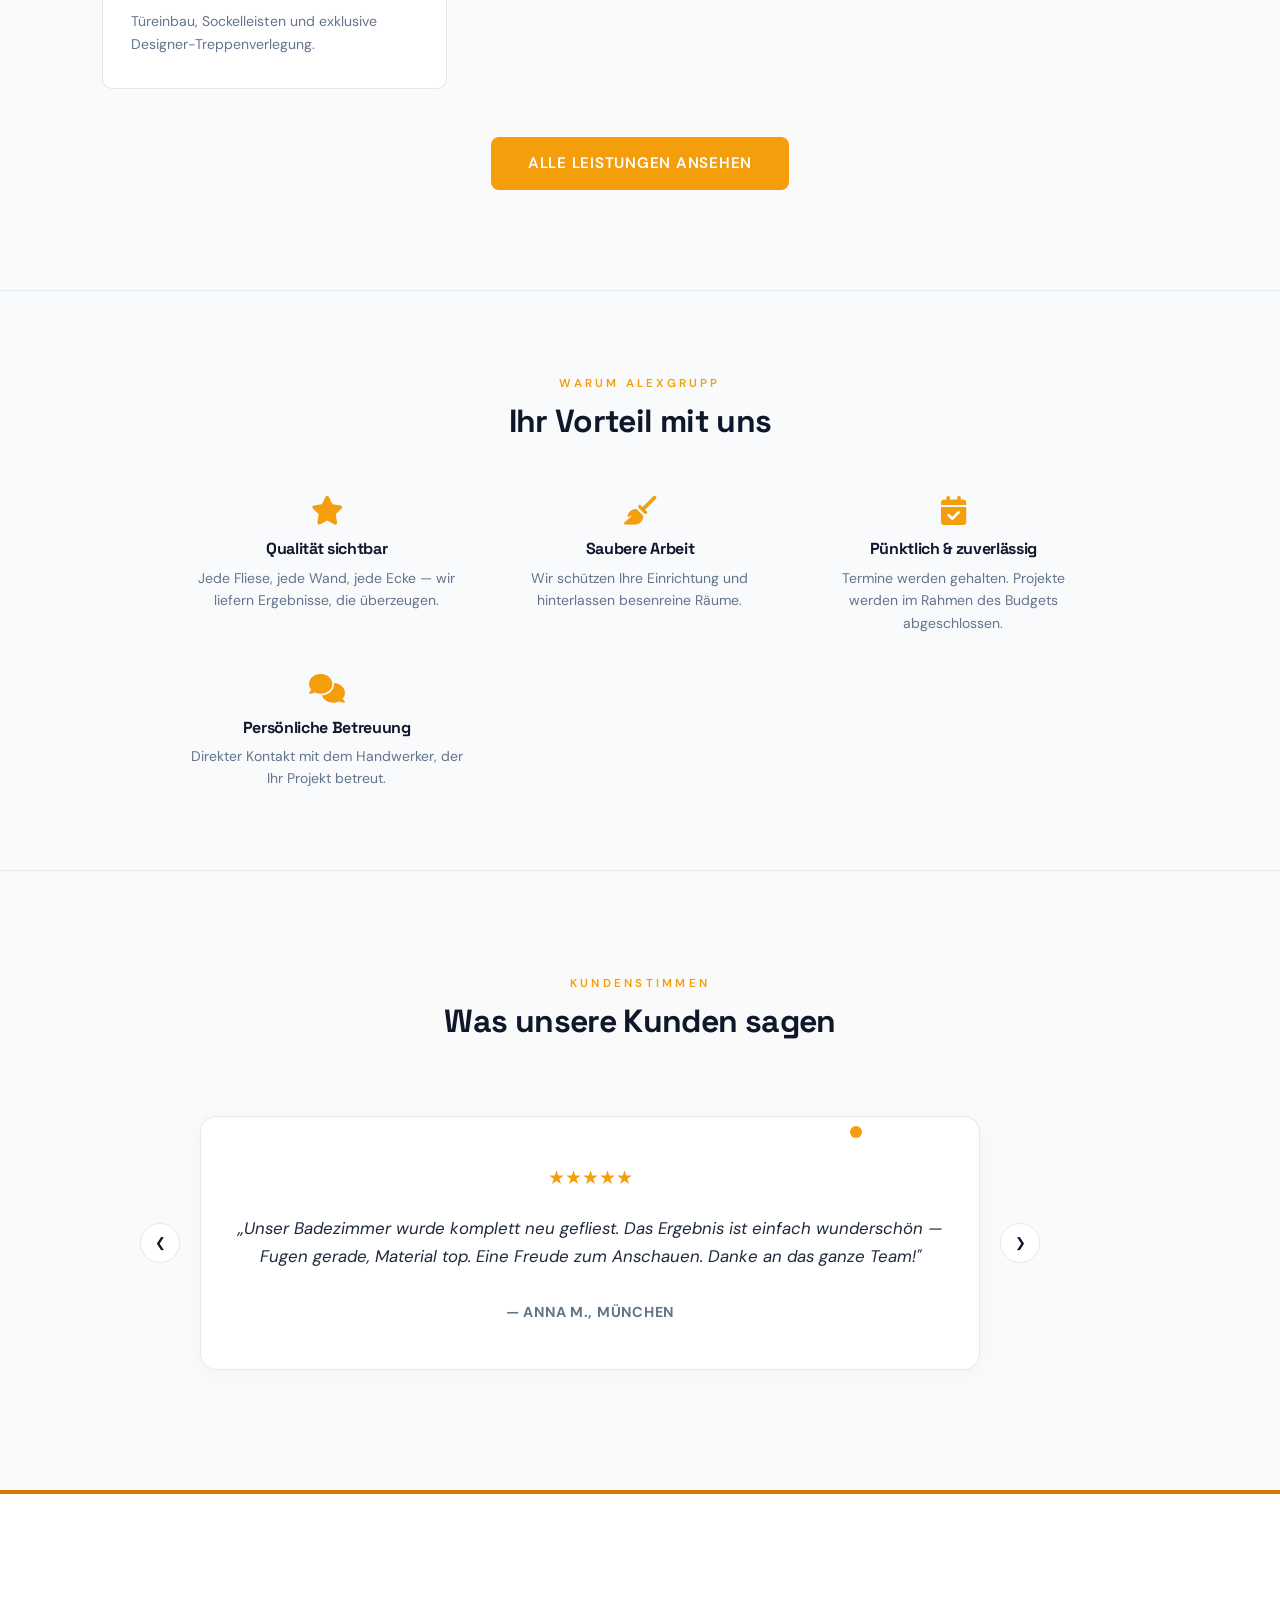
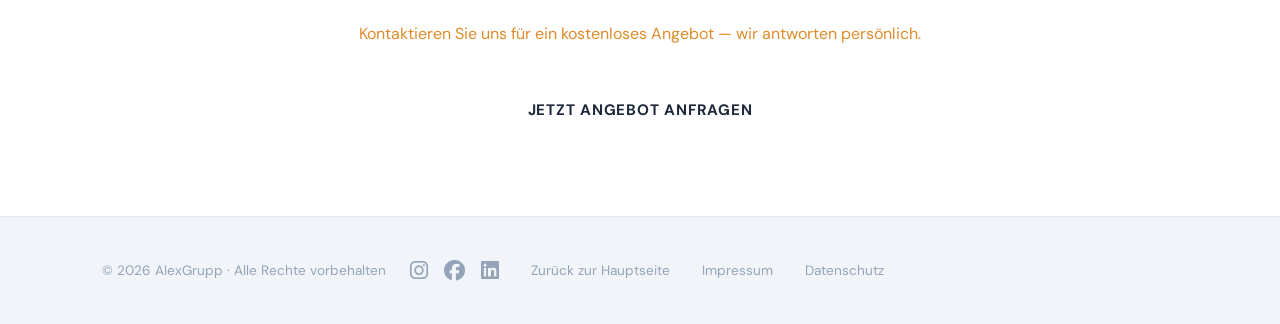
<file: bau/index.html>
<!DOCTYPE html>
<html lang="de">

<head>
    <meta charset="UTF-8">
    <meta name="viewport" content="width=device-width, initial-scale=1.0">
    <title>Innenausbau | AlexGrupp</title>
    <meta name="description"
        content="AlexGrupp Innenausbau in Bayern — Fliesenarbeiten, Renovierung, Umzugsservice. Qualität die man sieht.">

    <link rel="preconnect" href="https://fonts.googleapis.com">
    <link rel="preconnect" href="https://fonts.gstatic.com" crossorigin>
    <link rel="stylesheet" href="https://cdnjs.cloudflare.com/ajax/libs/font-awesome/6.5.0/css/all.min.css"
        crossorigin="anonymous">
    <link rel="stylesheet" href="https://unpkg.com/aos@2.3.4/dist/aos.css">
    <link rel="stylesheet" href="../styles/global.css">
    <link rel="stylesheet" href="../styles/bau.css">
    <link rel="icon" href="../assets/Photopea Logo Black.png" type="image/png">

    <style>
        body {
            background: #fafafa;
            color: #1e293b;
        }

        /* HERO */
        .hero {
            position: relative;
            height: 88vh;
            min-height: 560px;
            display: flex;
            align-items: center;
            justify-content: center;
            text-align: center;
            overflow: hidden;
        }

        .hero-bg {
            position: absolute;
            inset: 0;
            background-image: linear-gradient(rgba(255, 250, 240, 0.56), rgba(250, 245, 235, 0.65)),
                url('../assets/bau_hero.png');
            background-size: cover;
            background-position: center;
            transform: scale(1.06);
            transition: transform 8s ease;
        }

        .hero.loaded .hero-bg {
            transform: scale(1);
        }

        .hero-content {
            position: relative;
            z-index: 10;
            max-width: 700px;
            padding: 0 24px;
        }

        .eyebrow {
            font-size: 0.72rem;
            font-weight: 600;
            letter-spacing: 0.28em;
            text-transform: uppercase;
            color: #f59e0b;
            margin-bottom: 1.25rem;
            display: block;
        }

        .hero-content h1 {
            font-size: clamp(2.6rem, 5.5vw, 4.8rem);
            font-weight: 300;
            letter-spacing: -0.025em;
            line-height: 1.05;
            margin-bottom: 1.5rem;
            color: #0f172a;
        }

        .hero-content h1 strong {
            font-weight: 800;
        }

        .hero-content p {
            font-size: 1.05rem;
            color: rgba(15, 23, 42, 0.55);
            line-height: 1.75;
            margin-bottom: 2.5rem;
            max-width: 520px;
            margin-left: auto;
            margin-right: auto;
        }

        .hero-ctas {
            display: flex;
            gap: 1rem;
            justify-content: center;
            flex-wrap: wrap;
        }

        /* COUNTER BAND */
        .counter-band {
            display: flex;
            justify-content: center;
            background: #f1f5f9;
            border-top: 1px solid #e2e8f0;
            border-bottom: 1px solid #e2e8f0;
            flex-wrap: wrap;
        }

        .counter-item {
            flex: 1;
            min-width: 140px;
            text-align: center;
            padding: 40px 24px;
            border-right: 1px solid #e2e8f0;
        }

        .counter-item:last-child {
            border-right: none;
        }

        .counter-item .count {
            font-size: 2.6rem;
            font-weight: 800;
            color: #0f172a;
            display: block;
            line-height: 1;
        }

        .counter-item .label {
            font-size: 0.78rem;
            letter-spacing: 0.12em;
            text-transform: uppercase;
            color: #94a3b8;
            margin-top: 0.5rem;
            display: block;
        }

        /* SERVICES TEASER */
        .services-teaser {
            padding: 100px 8%;
            background: #fafafa;
        }

        .section-head {
            margin-bottom: 3.5rem;
        }

        .section-head .eyebrow {
            display: inline-block;
            margin-bottom: 0.75rem;
        }

        .section-head h2 {
            font-size: 2.2rem;
            font-weight: 700;
            letter-spacing: -0.02em;
            color: #0f172a;
            margin-bottom: 0.75rem;
        }

        .section-head p {
            font-size: 0.975rem;
            color: #64748b;
            max-width: 500px;
            line-height: 1.7;
        }

        .services-grid {
            display: grid;
            grid-template-columns: repeat(auto-fit, minmax(260px, 1fr));
            gap: 1.25rem;
            max-width: 1200px;
            margin: 0 auto 3rem;
        }

        .service-card {
            background: #fff;
            border: 1px solid #e2e8f0;
            border-top: 2px solid #f59e0b;
            padding: 2rem 1.75rem;
            border-radius: 10px;
            transition: transform 0.3s ease, box-shadow 0.3s ease;
        }

        .service-card:hover {
            transform: translateY(-6px);
            box-shadow: 0 16px 40px rgba(0, 0, 0, 0.06);
        }

        .service-card .icon {
            width: 44px;
            height: 44px;
            border-radius: 8px;
            background: rgba(245, 158, 11, 0.10);
            display: flex;
            align-items: center;
            justify-content: center;
            margin-bottom: 1.25rem;
            color: #f59e0b;
            font-size: 1.1rem;
        }

        .service-card h3 {
            font-size: 1.05rem;
            font-weight: 700;
            color: #0f172a;
            margin-bottom: 0.6rem;
        }

        .service-card p {
            font-size: 0.88rem;
            color: #64748b;
            line-height: 1.65;
        }

        .all-services-cta {
            text-align: center;
        }

        /* WHY US */
        .why-section {
            padding: 80px 8%;
            background: #f8fafc;
            border-top: 1px solid #e2e8f0;
        }

        .why-grid {
            display: grid;
            grid-template-columns: repeat(auto-fit, minmax(200px, 1fr));
            gap: 2.5rem;
            max-width: 900px;
            margin: 3rem auto 0;
        }

        .why-item {
            text-align: center;
        }

        .why-item i {
            font-size: 1.8rem;
            color: #f59e0b;
            margin-bottom: 1rem;
            display: block;
        }

        .why-item h4 {
            font-size: 1rem;
            font-weight: 700;
            color: #0f172a;
            margin-bottom: 0.5rem;
        }

        .why-item p {
            font-size: 0.875rem;
            color: #64748b;
            line-height: 1.6;
        }

        .why-section .section-head {
            text-align: center;
        }

        .why-section .section-head h2 {
            color: #0f172a;
            font-size: 2rem;
            font-weight: 700;
        }

        /* TESTIMONIALS */
        .testimonials-section {
            padding: 100px 8%;
            background: #fafafa;
            border-top: 1px solid #e2e8f0;
        }

        .testimonials-section .section-head {
            text-align: center;
            margin-bottom: 3.5rem;
        }

        .testimonials-section .section-head h2 {
            color: #0f172a;
            font-size: 2rem;
            font-weight: 700;
        }

        .testimonials-grid {
            display: grid;
            grid-template-columns: repeat(auto-fit, minmax(300px, 1fr));
            gap: 1.5rem;
            max-width: 1000px;
            margin: 0 auto;
        }

        .testimonial-card {
            background: #fff;
            border: 1px solid #e2e8f0;
            border-radius: 10px;
            padding: 2rem;
        }

        .stars {
            color: #f59e0b;
            font-size: 1rem;
            margin-bottom: 1rem;
        }

        .testimonial-card blockquote {
            font-size: 0.925rem;
            color: #64748b;
            line-height: 1.7;
            margin-bottom: 1.25rem;
            font-style: italic;
        }

        .testimonial-card .author {
            font-size: 0.85rem;
            color: #94a3b8;
            font-weight: 600;
        }

        /* CTA BAND */
        .cta-band {
            padding: 80px 8%;
            background: white;
            border-top: 4px solid #d97706;
            text-align: center;
        }

        .cta-band h2 {
            font-size: 2rem;
            font-weight: 800;
            color: #fff;
            margin-bottom: 0.75rem;
        }

        .cta-band p {
            color: rgba(217, 119, 6, 0.85);
            margin-bottom: 2.5rem;
        }

        .cta-band .btn {
            background: #fff;

            border-color: #fff;
            font-weight: 700;
        }

        .cta-band .btn:hover {
            background: #f0f0f0;
        }

        /* FOOTER */
        .site-footer {
            background: #f1f5f9;
            border-top: 1px solid #e2e8f0;
            color: #94a3b8;
        }

        .site-footer .footer-links a {
            color: #94a3b8;
        }

        .site-footer .footer-links a:hover {
            color: #0f172a;
        }

        @media (max-width: 768px) {
            .hero-ctas {
                flex-direction: column;
                align-items: center;
            }

            .services-teaser,
            .why-section,
            .testimonials-section {
                padding: 60px 24px;
            }
        }
    </style>
</head>

<body>

    <!-- Header -->
    <header class="global-header" id="mainHeader">
        <div class="logo">
            <a href="../index.html"><img src="../assets/Photopea Logo Black.png" alt="AG"
                    class="logo-icon logo-icon-bau">ALEX<span>GRUPP</span></a>
        </div>
        <nav class="header-nav">
            <a href="index.html" class="active" data-i18n="nav-start">Startseite</a>
            <a href="leistungen.html" data-i18n="nav-services">Leistungen</a>
            <a href="uber-uns.html" data-i18n="nav-about">Über uns</a>
            <a href="kontakt.html" data-i18n="nav-contact">Kontakt</a>
        </nav>
        <div class="header-controls">
            <div class="theme-switcher is-bau" id="themeSwitcher">
                <button class="switch-btn" onclick="location.href='../auto/index.html'">Auto</button>
                <button class="switch-btn active">Bau</button>
            </div>
            <div id="langSwitcher"></div>
            <button class="burger-menu" id="burgerToggle">
                <span></span>
                <span></span>
                <span></span>
            </button>
        </div>
    </header>

    <!-- Hero -->
    <section class="hero" id="hero">
        <div class="hero-bg"></div>
        <div class="hero-content">
            <span class="eyebrow" data-i18n="bau-hero-eyebrow">AlexGrupp · Bayern</span>
            <h1><strong data-i18n="bau-hero-title1">Innenausbau</strong><br><span data-i18n="bau-hero-title2">mit
                    Leidenschaft</span></h1>
            <p data-i18n="bau-hero-desc">Erstklassige Fliesenarbeiten, professionelle Renovierungen und zuverlässiger
                Umzugsservice — aus einer Hand.</p>
            <div class="hero-ctas">
                <a href="kontakt.html" class="btn btn-primary-bau" data-i18n="bau-hero-cta-primary">Angebot anfragen</a>
                <a href="leistungen.html" class="btn btn-secondary-bau" data-i18n="bau-hero-cta-secondary">Alle
                    Leistungen</a>
            </div>
        </div>
    </section>

    <!-- Counters -->
    <div class="counter-band">
        <div class="counter-item" data-aos="fade-up" data-aos-delay="0">
            <span class="count">10+</span>
            <span class="label">Jahre Erfahrung</span>
        </div>
        <div class="counter-item" data-aos="fade-up" data-aos-delay="80">
            <span class="count">300+</span>
            <span class="label">Abgeschlossene Projekte</span>
        </div>
        <div class="counter-item" data-aos="fade-up" data-aos-delay="160">
            <span class="count">5★</span>
            <span class="label">Kundenbewertung</span>
        </div>
        <div class="counter-item" data-aos="fade-up" data-aos-delay="240">
            <span class="count">100%</span>
            <span class="label">Qualitätsgarantie</span>
        </div>
    </div>

    <!-- Services Teaser -->
    <section class="services-teaser">
        <div class="section-head" data-aos="fade-up">
            <span class="eyebrow">Was wir anbieten</span>
            <h2>Unsere Leistungen</h2>
            <p>Von der Einzelfliese bis zur kompletten Raumsanierung — wir setzen Ihre Vorstellungen um.</p>
        </div>
        <div class="services-grid">
            <div class="service-card" data-aos="fade-up" data-aos-delay="0" data-modal="modal-fliesen">
                <div class="icon"><i class="fas fa-gem"></i></div>
                <h3>Exklusive Fliesenarbeiten</h3>
                <p>Großformate, Epoxidharzfugen und Sonderanfertigungen für höchste Ansprüche.</p>
            </div>
            <div class="service-card" data-aos="fade-up" data-aos-delay="80" data-modal="modal-boden">
                <div class="icon"><i class="fas fa-layer-group"></i></div>
                <h3>Bodenverlegung</h3>
                <p>Von hochwertigem Laminat bis hin zu fugenlosen Epoxidharzböden.</p>
            </div>
            <div class="service-card" data-aos="fade-up" data-aos-delay="160" data-modal="modal-naturstein">
                <div class="icon"><i class="fas fa-cubes"></i></div>
                <h3>Naturstein & Terrassen</h3>
                <p>Designer-Terrassen und Steinverlegung für den Innen- und Außenbereich.</p>
            </div>
            <div class="service-card" data-aos="fade-up" data-aos-delay="240" data-modal="modal-feinarbeiten">
                <div class="icon"><i class="fas fa-tools"></i></div>
                <h3>Montage & Feinarbeiten</h3>
                <p>Türeinbau, Sockelleisten und exklusive Designer-Treppenverlegung.</p>
            </div>
        </div>
        <div class="all-services-cta" data-aos="fade-up">
            <a href="leistungen.html" class="btn btn-primary-bau">Alle Leistungen ansehen</a>
        </div>
    </section>

    <!-- Why us -->
    <section class="why-section">
        <div class="section-head" data-aos="fade-up">
            <span class="eyebrow">Warum AlexGrupp</span>
            <h2>Ihr Vorteil mit uns</h2>
        </div>
        <div class="why-grid">
            <div class="why-item" data-aos="fade-up" data-aos-delay="0">
                <i class="fas fa-star"></i>
                <h4>Qualität sichtbar</h4>
                <p>Jede Fliese, jede Wand, jede Ecke — wir liefern Ergebnisse, die überzeugen.</p>
            </div>
            <div class="why-item" data-aos="fade-up" data-aos-delay="80">
                <i class="fas fa-broom"></i>
                <h4>Saubere Arbeit</h4>
                <p>Wir schützen Ihre Einrichtung und hinterlassen besenreine Räume.</p>
            </div>
            <div class="why-item" data-aos="fade-up" data-aos-delay="160">
                <i class="fas fa-calendar-check"></i>
                <h4>Pünktlich & zuverlässig</h4>
                <p>Termine werden gehalten. Projekte werden im Rahmen des Budgets abgeschlossen.</p>
            </div>
            <div class="why-item" data-aos="fade-up" data-aos-delay="240">
                <i class="fas fa-comments"></i>
                <h4>Persönliche Betreuung</h4>
                <p>Direkter Kontakt mit dem Handwerker, der Ihr Projekt betreut.</p>
            </div>
        </div>
    </section>

    <!-- Testimonials -->
    <section class="testimonials-section">
        <div class="section-head" data-aos="fade-up">
            <span class="eyebrow">Kundenstimmen</span>
            <h2>Was unsere Kunden sagen</h2>
        </div>
        <div class="testimonials-grid" id="testimonial-slider-bau" data-aos="fade-up">
            <!-- Populated by JS -->
        </div>
    </section>

    <!-- CTA Band -->
    <section class="cta-band" data-aos="fade-in">
        <h2>Bereit für Ihr Projekt?</h2>
        <p>Kontaktieren Sie uns für ein kostenloses Angebot — wir antworten persönlich.</p>
        <a href="kontakt.html" class="btn">Jetzt Angebot anfragen</a>
    </section>

    <!-- Modals -->
    <div class="ag-modal-overlay" id="modal-fliesen">
        <div class="ag-modal-content">
            <div class="ag-modal-close"><i class="fas fa-times"></i></div>
            <div class="ag-modal-header">
                <h3>Exklusive Fliesenarbeiten</h3>
            </div>
            <div class="ag-modal-body">
                <p>Wir realisieren individuelle und anspruchsvolle Fliesenprojekte jeder Größenordnung.</p>
                <ul>
                    <li><strong>Abdichtungsarbeiten</strong> nach aktuellen Standards</li>
                    <li>Verlegung von <strong>Großformaten</strong> für nahtlose Optik</li>
                    <li>Besondere <strong>45-Grad-Gehrungsschnitte</strong> (Jollyschnitt) für makellose Kanten</li>
                    <li>Einbau von <strong>verdeckten Wandhaken</strong> (z.B. für Handtücher in der Dusche)</li>
                    <li>Hochbelastbare <strong>Epoxidharzfugen</strong></li>
                    <li>Übernahme von <strong>Großprojekten</strong> (z.B. 1000+ m²)</li>
                </ul>
                <p style="font-size:0.85rem; color:#64748b; margin-top:20px;">
                    <em>Hinweis: Für ein detailliertes Angebot zu Ihrem Bauvorhaben, füllen Sie bitte unser Kontaktformular aus. Wir melden uns umgehend bei Ihnen für eine präzise Kalkulation.</em>
                </p>
            </div>
            <div class="ag-modal-action">
                <a href="kontakt.html" class="btn btn-primary-bau">Projekt anfragen</a>
            </div>
        </div>
    </div>

    <div class="ag-modal-overlay" id="modal-boden">
        <div class="ag-modal-content">
            <div class="ag-modal-close"><i class="fas fa-times"></i></div>
            <div class="ag-modal-header">
                <h3>Bodenverlegung</h3>
            </div>
            <div class="ag-modal-body">
                <p>Der richtige Boden prägt das Raumgefühl. Wir verlegen fachgerecht und sauber:</p>
                <ul>
                    <li>Hochwertiges <strong>Laminat</strong> und Vinyl</li>
                    <li>Fugenlose <strong>Epoxidharz-Bodenbeschichtungen</strong> für moderne, pflegeleichte Industrie- oder Wohnräume</li>
                    <li>Untergrundvorbereitung und Trittschalldämmung</li>
                </ul>
                <p style="font-size:0.85rem; color:#64748b; margin-top:20px;">
                    <em>Hinweis: Für ein detailliertes Angebot zu Ihrem Bauvorhaben, füllen Sie bitte unser Kontaktformular aus. Wir melden uns umgehend bei Ihnen für eine präzise Kalkulation.</em>
                </p>
            </div>
            <div class="ag-modal-action">
                <a href="kontakt.html" class="btn btn-primary-bau">Projekt anfragen</a>
            </div>
        </div>
    </div>

    <div class="ag-modal-overlay" id="modal-naturstein">
        <div class="ag-modal-content">
            <div class="ag-modal-close"><i class="fas fa-times"></i></div>
            <div class="ag-modal-header">
                <h3>Naturstein & Terrassen</h3>
            </div>
            <div class="ag-modal-body">
                <p>Naturstein verleiht jedem Bereich eine zeitlose Eleganz und Beständigkeit.</p>
                <ul>
                    <li>Verlegung unterschiedlichster Arten von <strong>Natursteinen</strong></li>
                    <li>Gestaltung und Konstruktion von <strong>Designer-Terrassen</strong></li>
                    <li>Präzise Anpassung an örtliche Gegebenheiten (Gefälle, Entwässerung)</li>
                </ul>
                <p style="font-size:0.85rem; color:#64748b; margin-top:20px;">
                    <em>Hinweis: Für ein detailliertes Angebot zu Ihrem Bauvorhaben, füllen Sie bitte unser Kontaktformular aus. Wir melden uns umgehend bei Ihnen für eine präzise Kalkulation.</em>
                </p>
            </div>
            <div class="ag-modal-action">
                <a href="kontakt.html" class="btn btn-primary-bau">Projekt anfragen</a>
            </div>
        </div>
    </div>

    <div class="ag-modal-overlay" id="modal-feinarbeiten">
        <div class="ag-modal-content">
            <div class="ag-modal-close"><i class="fas fa-times"></i></div>
            <div class="ag-modal-header">
                <h3>Montage & Feinarbeiten</h3>
            </div>
            <div class="ag-modal-body">
                <p>Die Qualität eines Innenausbaus zeigt sich im Detail. Wir übernehmen erstklassige Feinarbeiten:</p>
                <ul>
                    <li>Fachgerechte <strong>Türenmontage</strong></li>
                    <li>Maßgefertigte Anbringung von <strong>Sockelleisten</strong></li>
                    <li>Präzise und elegante <strong>Designer-Treppenverlegung</strong></li>
                    <li>Kleinere Ausbesserungen und Anpassungsarbeiten</li>
                </ul>
                <p style="font-size:0.85rem; color:#64748b; margin-top:20px;">
                    <em>Hinweis: Für ein detailliertes Angebot zu Ihrem Bauvorhaben, füllen Sie bitte unser Kontaktformular aus. Wir melden uns umgehend bei Ihnen für eine präzise Kalkulation.</em>
                </p>
            </div>
            <div class="ag-modal-action">
                <a href="kontakt.html" class="btn btn-primary-bau">Projekt anfragen</a>
            </div>
        </div>
    </div>

    <!-- Footer -->
    <footer class="site-footer section" style="padding: 40px 8%;">
        <div style="display:flex; justify-content:space-between; align-items:center; flex-wrap: wrap; gap: 1.5rem;">
            <p style="margin:0;">&copy; 2026 AlexGrupp &middot; <span data-i18n="footer-copy">Alle Rechte
                    vorbehalten</span></p>
            <div style="display: flex; align-items: center; gap: 2rem; flex-wrap: wrap;">
                <div class="social-links" style="display:flex; gap: 1rem; align-items: center;">
                    <a href="https://www.instagram.com/alexgrupp.innenausbau/" target="_blank" rel="noopener"
                        aria-label="Instagram" style="color: #94a3b8; font-size: 1.3rem; transition: color 0.2s;"
                        onmouseover="this.style.color='#E1306C'" onmouseout="this.style.color='#94a3b8'">
                        <i class="fab fa-instagram"></i>
                    </a>
                    <a href="https://www.facebook.com/" target="_blank" rel="noopener" aria-label="Facebook"
                        style="color: #94a3b8; font-size: 1.3rem; transition: color 0.2s;"
                        onmouseover="this.style.color='#1877F2'" onmouseout="this.style.color='#94a3b8'">
                        <i class="fab fa-facebook"></i>
                    </a>
                    <a href="https://www.linkedin.com/" target="_blank" rel="noopener" aria-label="LinkedIn"
                        style="color: #94a3b8; font-size: 1.3rem; transition: color 0.2s;"
                        onmouseover="this.style.color='#0A66C2'" onmouseout="this.style.color='#94a3b8'">
                        <i class="fab fa-linkedin"></i>
                    </a>
                </div>
                <div class="footer-links">
                    <a href="../index.html">Zurück zur Hauptseite</a>
                    <a href="../legal/impressum.html" data-i18n="footer-impressum">Impressum</a>
                    <a href="../legal/datenschutz.html" data-i18n="footer-datenschutz">Datenschutz</a>
                </div>
            </div>
        </div>
    </footer>

    <script src="https://unpkg.com/aos@2.3.4/dist/aos.js"></script>
    <script src="../js/i18n.js"></script>
    <script src="../js/components/smart-header.js"></script>
    <script src="../js/components/testimonial-slider.js"></script>
    <script src="../js/components/modal.js"></script>
    <script>
        AOS.init({ duration: 650, easing: 'ease-out-cubic', once: true, offset: 80, startEvent: 'DOMContentLoaded' });
        setTimeout(() => document.getElementById('hero')?.classList.add('loaded'), 80);
    </script>
</body>

</html>
</file>
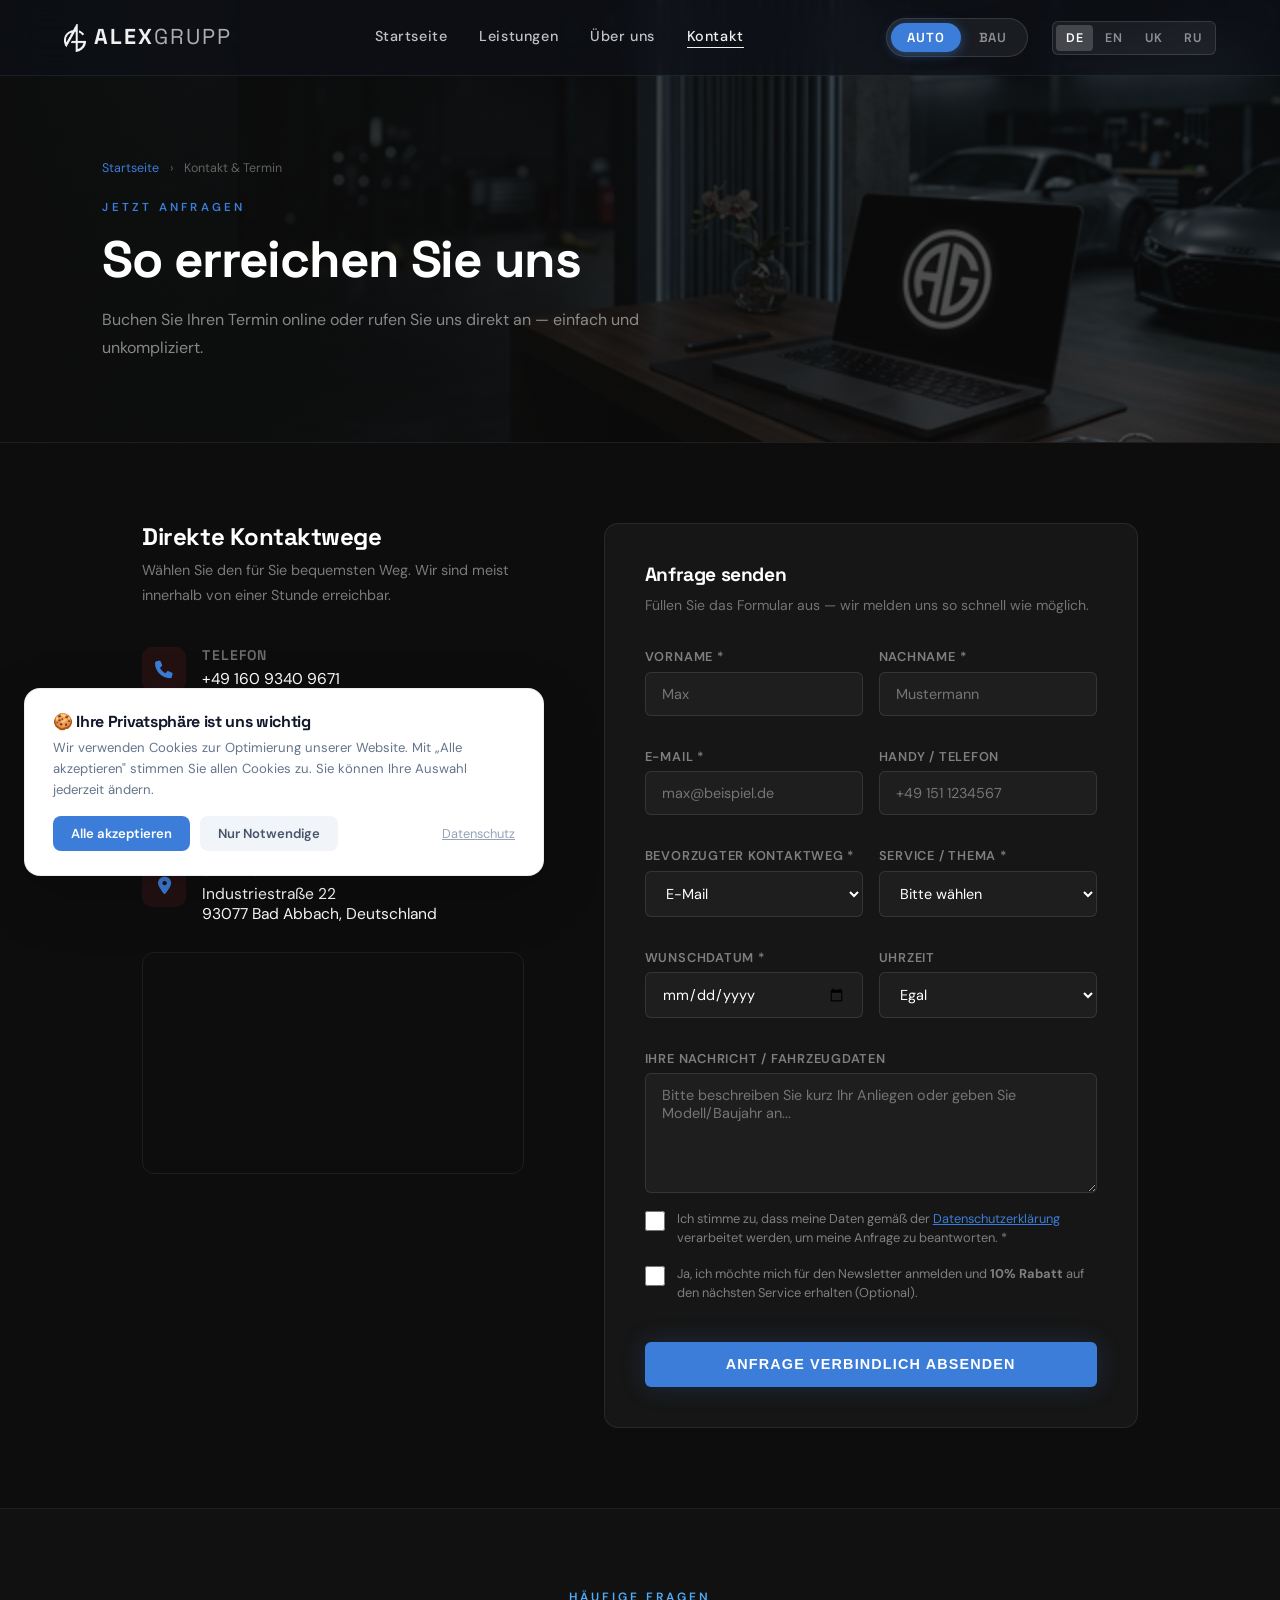
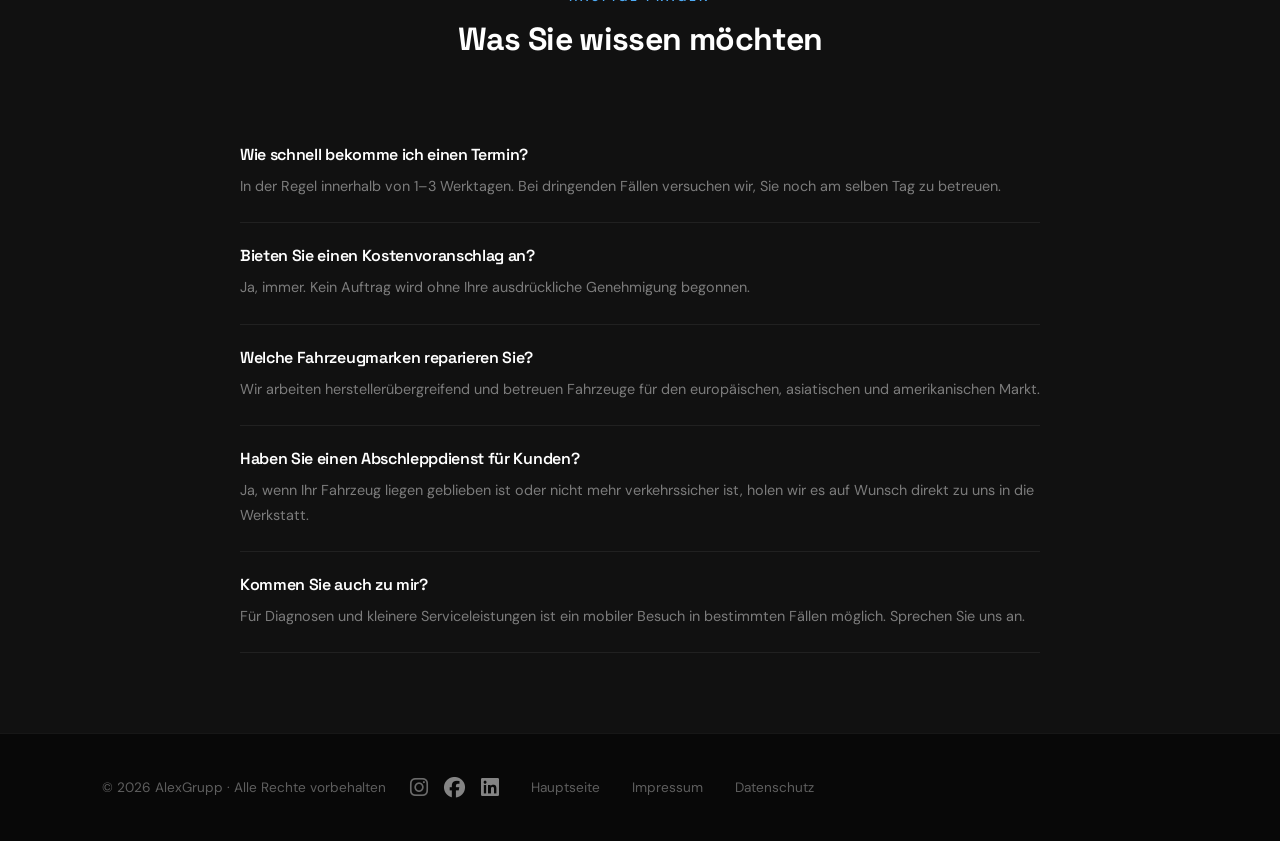
<file: auto/kontakt.html>
<!DOCTYPE html>
<html lang="de">

<head>
    <meta charset="UTF-8">
    <meta name="viewport" content="width=device-width, initial-scale=1.0">
    <title>Kontakt | AlexGrupp KFZ-Service</title>
    <meta name="description"
        content="Kontaktieren Sie AlexGrupp — Termin anfragen, Fragen stellen oder direkt anrufen.">

    <link rel="preconnect" href="https://fonts.googleapis.com">
    <link rel="preconnect" href="https://fonts.gstatic.com" crossorigin>
    <link rel="stylesheet" href="https://cdnjs.cloudflare.com/ajax/libs/font-awesome/6.5.0/css/all.min.css"
        crossorigin="anonymous">
    <link rel="stylesheet" href="https://unpkg.com/aos@2.3.4/dist/aos.css">
    <link rel="stylesheet" href="../styles/global.css">
    <link rel="stylesheet" href="../styles/auto.css">
    <link rel="icon" href="../assets/Photopea Logo Black.png" type="image/png">

    <style>
        body {
            background: #0d0d0d;
            color: #f0f0f0;
        }

        .page-hero {
            position: relative;
            padding: 160px 8% 80px;
            min-height: 380px;
            background: #111;
            border-bottom: 1px solid rgba(255, 255, 255, 0.06);
            overflow: hidden;
            display: flex;
            flex-direction: column;
            justify-content: flex-end;
        }

        .page-hero::before {
            content: '';
            position: absolute;
            top: 0;
            left: 0;
            right: 0;
            bottom: 0;
            background: linear-gradient(to right, rgba(13, 13, 13, 0.92) 0%, rgba(13, 13, 13, 0.65) 100%),
                url('../assets/auto-kontakt-hero.png') 70% center/cover no-repeat;
            z-index: 0;
        }

        .page-hero>* {
            position: relative;
            z-index: 1;
        }

        @media (max-width: 768px) {
            .page-hero {
                padding: 120px 6% 60px;
                min-height: 300px;
            }
        }

        .breadcrumb {
            font-size: 0.78rem;
            color: rgba(255, 255, 255, 0.35);
            margin-bottom: 1.5rem;
        }

        .breadcrumb a {
            color: var(--color-auto-primary, #3b7dd8);
        }

        .breadcrumb span {
            margin: 0 0.5rem;
        }

        .page-hero h1 {
            font-size: clamp(2rem, 4vw, 3.5rem);
            font-weight: 800;
            letter-spacing: -0.025em;
            color: #fff;
            margin-bottom: 1rem;
        }

        .page-hero p {
            font-size: 1rem;
            color: rgba(255, 255, 255, 0.5);
            max-width: 560px;
            line-height: 1.75;
        }

        .eyebrow {
            font-size: 0.72rem;
            font-weight: 600;
            letter-spacing: 0.28em;
            text-transform: uppercase;
            color: var(--color-auto-primary, #3b7dd8);
            margin-bottom: 1rem;
            display: block;
        }

        /* Contact layout */
        .contact-layout {
            padding: 80px 8%;
            display: grid;
            grid-template-columns: 1fr 1.4fr;
            gap: 5rem;
            max-width: 1200px;
            margin: 0 auto;
            align-items: start;
        }

        /* Info column */
        .contact-info h2 {
            font-size: 1.5rem;
            font-weight: 700;
            color: #fff;
            margin-bottom: 0.5rem;
        }

        .contact-info>p {
            font-size: 0.9rem;
            color: rgba(255, 255, 255, 0.45);
            line-height: 1.7;
            margin-bottom: 2.5rem;
        }

        .contact-method {
            display: flex;
            gap: 1rem;
            align-items: flex-start;
            margin-bottom: 1.75rem;
        }

        .contact-method-icon {
            width: 44px;
            height: 44px;
            border-radius: 10px;
            background: rgba(230, 57, 70, 0.1);
            display: flex;
            align-items: center;
            justify-content: center;
            color: var(--color-auto-primary, #3b7dd8);
            font-size: 1.1rem;
            flex-shrink: 0;
        }

        .contact-method h4 {
            font-size: 0.875rem;
            font-weight: 600;
            color: rgba(255, 255, 255, 0.4);
            text-transform: uppercase;
            letter-spacing: 0.08em;
            margin-bottom: 0.25rem;
        }

        .contact-method a,
        .contact-method p {
            font-size: 0.975rem;
            color: #fff;
        }

        .contact-method a:hover {
            color: var(--color-auto-primary, #3b7dd8);
        }

        /* Form */
        .contact-form-card {
            background: #161616;
            border: 1px solid rgba(255, 255, 255, 0.08);
            border-radius: 14px;
            padding: 2.5rem;
        }

        .contact-form-card h3 {
            font-size: 1.2rem;
            font-weight: 700;
            color: #fff;
            margin-bottom: 0.5rem;
        }

        .contact-form-card>p {
            font-size: 0.875rem;
            color: rgba(255, 255, 255, 0.4);
            margin-bottom: 2rem;
            line-height: 1.6;
        }

        .form-row {
            display: grid;
            grid-template-columns: 1fr 1fr;
            gap: 1rem;
            margin-bottom: 1rem;
        }

        .form-group {
            display: flex;
            flex-direction: column;
            gap: 0.4rem;
            margin-bottom: 1rem;
        }

        .form-group label {
            font-size: 0.8rem;
            font-weight: 600;
            color: rgba(255, 255, 255, 0.45);
            letter-spacing: 0.06em;
            text-transform: uppercase;
        }

        .form-group input,
        .form-group select,
        .form-group textarea {
            background: #1e1e1e;
            border: 1px solid rgba(255, 255, 255, 0.1);
            border-radius: 6px;
            color: #fff;
            font-family: inherit;
            font-size: 0.9rem;
            padding: 0.75rem 1rem;
            transition: border-color 0.2s ease;
            outline: none;
            width: 100%;
        }

        .form-group input:focus,
        .form-group select:focus,
        .form-group textarea:focus {
            border-color: var(--color-auto-primary, #3b7dd8);
        }

        .form-group select option {
            background: #1e1e1e;
        }

        .form-group textarea {
            resize: vertical;
            min-height: 120px;
        }

        .form-submit {
            width: 100%;
            padding: 0.9rem;
            font-size: 0.9rem;
            font-weight: 700;
            letter-spacing: 0.08em;
            text-transform: uppercase;
            margin-top: 0.5rem;
            cursor: pointer;
            background: var(--color-auto-primary, #3b7dd8);
            color: #fff;
            border: none;
            border-radius: 6px;
            transition: background 0.2s ease, transform 0.15s ease;
        }

        .form-submit:hover {
            background: #c1121f;
            transform: translateY(-1px);
        }

        .form-note {
            font-size: 0.78rem;
            color: rgba(255, 255, 255, 0.3);
            text-align: center;
            margin-top: 1rem;
            line-height: 1.5;
        }

        /* FAQ */
        .faq-section {
            padding: 80px 8%;
            background: #111;
            border-top: 1px solid rgba(255, 255, 255, 0.06);
            max-width: 100%;
        }

        .faq-list {
            max-width: 800px;
            margin: 3rem auto 0;
        }

        .faq-item {
            border-bottom: 1px solid rgba(255, 255, 255, 0.07);
            padding: 1.5rem 0;
        }

        .faq-item h4 {
            font-size: 1rem;
            font-weight: 600;
            color: #fff;
            margin-bottom: 0.6rem;
        }

        .faq-item p {
            font-size: 0.9rem;
            color: rgba(255, 255, 255, 0.45);
            line-height: 1.7;
        }

        .section-head {
            text-align: center;
        }

        .section-head h2 {
            font-size: 2rem;
            font-weight: 700;
            color: #fff;
            margin-bottom: 0.5rem;
        }

        .site-footer {
            background: #080808;
            border-top: 1px solid rgba(255, 255, 255, 0.06);
            color: rgba(255, 255, 255, 0.35);
        }

        .site-footer .footer-links a {
            color: rgba(255, 255, 255, 0.35);
        }

        .site-footer .footer-links a:hover {
            color: #fff;
        }

        @media (max-width: 900px) {
            .contact-layout {
                grid-template-columns: 1fr;
                gap: 3rem;
            }

            .form-row {
                grid-template-columns: 1fr;
            }
        }

        /* === German Form Validation Styles === */
        .input-invalid {
            border-color: #e63946 !important;
            box-shadow: 0 0 0 3px rgba(230, 57, 70, 0.25) !important;
        }

        .form-error-msg {
            display: block;
            color: #e63946;
            font-size: 0.78rem;
            font-weight: 500;
            margin-top: 5px;
            letter-spacing: 0.01em;
        }

        @keyframes inputShake {
            0% {
                transform: translateX(0);
            }

            20% {
                transform: translateX(-6px);
            }

            40% {
                transform: translateX(6px);
            }

            60% {
                transform: translateX(-4px);
            }

            80% {
                transform: translateX(4px);
            }

            100% {
                transform: translateX(0);
            }
        }

        .input-shake {
            animation: inputShake 0.45s cubic-bezier(0.36, 0.07, 0.19, 0.97) both;
        }
    </style>
</head>

<body>

    <!-- Header -->
    <header class="global-header" id="mainHeader">
        <div class="logo">
            <a href="../index.html"><img src="../assets/Photopea Logo Black.png" alt="AG"
                    class="logo-icon">ALEX<span>GRUPP</span></a>
        </div>
        <nav class="header-nav">
            <a href="index.html" data-i18n="nav-start">Startseite</a>
            <a href="leistungen.html" data-i18n="nav-services">Leistungen</a>
            <a href="uber-uns.html" data-i18n="nav-about">Über uns</a>
            <a href="kontakt.html" class="active" data-i18n="nav-contact">Kontakt</a>
        </nav>
        <div class="header-controls">
            <div class="theme-switcher" id="themeSwitcher">
                <button class="switch-btn active">Auto</button>
                <button class="switch-btn" onclick="location.href='../bau/kontakt.html'">Bau</button>
            </div>
            <div id="langSwitcher"></div>
            <button class="burger-menu" id="burgerToggle">
                <span></span>
                <span></span>
                <span></span>
            </button>
        </div>
    </header>

    <!-- Page Hero -->
    <section class="page-hero">
        <div data-aos="fade-down" data-aos-duration="1000">
            <div class="breadcrumb">
                <a href="index.html">Startseite</a>
                <span>›</span>
                Kontakt & Termin
            </div>
            <span class="eyebrow" data-i18n="auto-contact-eyebrow">Wir sind für Sie da</span>
            <h1 data-i18n="auto-contact-title">Jetzt Termin vereinbaren</h1>
            <p>Buchen Sie Ihren Termin online oder rufen Sie uns direkt an — einfach und unkompliziert.</p>
        </div>
    </section>

    <!-- Contact Layout -->
    <div class="contact-layout">
        <!-- Info -->
        <div class="contact-info" data-aos="fade-right">
            <h2>Direkte Kontaktwege</h2>
            <p>Wählen Sie den für Sie bequemsten Weg. Wir sind meist innerhalb von einer Stunde erreichbar.</p>

            <div class="contact-method">
                <div class="contact-method-icon"><i class="fas fa-phone"></i></div>
                <div>
                    <h4>Telefon</h4>
                    <a href="tel:+4916093409671">+49 160 9340 9671</a>
                </div>
            </div>
            <div class="contact-method">
                <div class="contact-method-icon"><i class="fab fa-whatsapp"></i></div>
                <div>
                    <h4>WhatsApp</h4>
                    <a href="https://wa.me/4916093409671">Nachricht senden</a>
                </div>
            </div>
            <div class="contact-method">
                <div class="contact-method-icon"><i class="fas fa-envelope"></i></div>
                <div>
                    <h4>E-Mail</h4>
                    <a href="mailto:info@alexgrupp.de">info@alexgrupp.de</a>
                </div>
            </div>
            <div class="contact-method">
                <div class="contact-method-icon"><i class="fas fa-map-marker-alt"></i></div>
                <div>
                    <h4>Standort</h4>
                    <p>Industriestraße 22<br>93077 Bad Abbach, Deutschland</p>
                </div>
            </div>

            <!-- Google Maps in left column -->
            <div
                style="margin-top: 1.5rem; border-radius: 12px; overflow: hidden; border: 1px solid var(--color-auto-surface-border);">
                <iframe
                    src="https://www.google.com/maps/embed?pb=!1m18!1m12!1m3!1d2638.4!2d12.0432!3d48.9338!2m3!1f0!2f0!3f0!3m2!1i1024!2i768!4f13.1!3m3!1m2!1s0x479f9c4b7e83a34b%3A0x0!2sIndustriestr.%2022%2C%2093077%20Bad%20Abbach!5e0!3m2!1sde!2sde!4v1234567890"
                    width="100%" height="220" style="border:0; display:block;" allowfullscreen="" loading="lazy"
                    referrerpolicy="no-referrer-when-downgrade" title="AlexGrupp KFZ — Industriestr. 22, Bad Abbach">
                </iframe>
            </div>
        </div>

        <!-- Form -->
        <div data-aos="fade-left">
            <div class="contact-form-card">
                <h3>Anfrage senden</h3>
                <p>Füllen Sie das Formular aus — wir melden uns so schnell wie möglich.</p>
                <!-- Form action: replace with Formspree endpoint when ready -->
                <!-- Advanced Booking Form -->
                <form action="#" method="POST" id="bookingFormAuto">
                    <div class="form-row">
                        <div class="form-group">
                            <label for="firstName">Vorname *</label>
                            <input type="text" id="firstName" name="firstName" placeholder="Max" required>
                        </div>
                        <div class="form-group">
                            <label for="lastName">Nachname *</label>
                            <input type="text" id="lastName" name="lastName" placeholder="Mustermann" required>
                        </div>
                    </div>

                    <div class="form-row">
                        <div class="form-group">
                            <label for="email">E-Mail *</label>
                            <input type="email" id="email" name="email" placeholder="max@beispiel.de" required>
                        </div>
                        <div class="form-group" id="phoneGroup">
                            <label for="phone">Handy / Telefon</label>
                            <input type="tel" id="phone" name="phone" placeholder="+49 151 1234567">
                        </div>
                    </div>

                    <div class="form-row">
                        <div class="form-group">
                            <label for="contactPref">Bevorzugter Kontaktweg *</label>
                            <select id="contactPref" name="contactPref" required onchange="togglePhoneReq(this)">
                                <option value="email">E-Mail</option>
                                <option value="wa_text">WhatsApp (Text)</option>
                                <option value="wa_audio">WhatsApp (Audio)</option>
                                <option value="phone">Telefonanruf</option>
                            </select>
                        </div>
                        <div class="form-group">
                            <label for="topic">Service / Thema *</label>
                            <select id="topic" name="topic" required>
                                <option value="" disabled selected>Bitte wählen</option>
                                <option value="general">Allgemeiner Service</option>
                                <option value="ac">Klimaservice</option>
                                <option value="tires">Reifenwechsel (Winter/Sommer)</option>
                                <option value="inspection">Diagnose / TÜV-Vorabcheck</option>
                                <option value="repair">Fahrwerk- oder Motorreparatur</option>
                                <option value="other">Sonstiges</option>
                            </select>
                        </div>
                    </div>

                    <div class="form-row">
                        <div class="form-group">
                            <label for="prefDate">Wunschdatum *</label>
                            <input type="date" id="prefDate" name="prefDate" required>
                        </div>
                        <div class="form-group">
                            <label for="prefTime">Uhrzeit</label>
                            <select id="prefTime" name="prefTime">
                                <option value="any">Egal</option>
                                <option value="08-10">08:00 - 10:00 Uhr</option>
                                <option value="10-12">10:00 - 12:00 Uhr</option>
                                <option value="13-15">13:00 - 15:00 Uhr</option>
                                <option value="15-17">15:00 - 17:00 Uhr</option>
                            </select>
                        </div>
                    </div>

                    <div class="form-group">
                        <label for="message">Ihre Nachricht / Fahrzeugdaten</label>
                        <textarea id="message" name="message"
                            placeholder="Bitte beschreiben Sie kurz Ihr Anliegen oder geben Sie Modell/Baujahr an..."></textarea>
                    </div>

                    <div class="form-group"
                        style="flex-direction: row; gap: 12px; align-items: flex-start; margin-top: 1rem;">
                        <input type="checkbox" id="gdpr" name="gdpr" required
                            style="width: 20px; height: 20px; flex-shrink: 0; margin-top: 2px;">
                        <label for="gdpr"
                            style="text-transform: none; letter-spacing: normal; font-weight: 400; line-height: 1.5; cursor: pointer;">
                            Ich stimme zu, dass meine Daten gemäß der <a href="../legal/datenschutz.html"
                                style="color:var(--color-auto-primary); text-decoration:underline;">Datenschutzerklärung</a>
                            verarbeitet werden, um meine Anfrage zu beantworten. *
                        </label>
                    </div>

                    <div class="form-group"
                        style="flex-direction: row; gap: 12px; align-items: flex-start; margin-top: 0.5rem; margin-bottom: 2rem;">
                        <input type="checkbox" id="newsletter" name="newsletter"
                            style="width: 20px; height: 20px; flex-shrink: 0; margin-top: 2px;">
                        <label for="newsletter"
                            style="text-transform: none; letter-spacing: normal; font-weight: 400; line-height: 1.5; cursor: pointer;">
                            Ja, ich möchte mich für den Newsletter anmelden und <strong>10% Rabatt</strong> auf den
                            nächsten Service erhalten (Optional).
                        </label>
                    </div>

                    <button type="submit" class="form-submit btn-primary-auto"
                        style="border:none; color:#fff; background:var(--color-auto-primary);">Anfrage verbindlich
                        absenden</button>

                    <script>
                        // Make phone mandatory if WhatsApp or Call is selected
                        function togglePhoneReq(select) {
                            const val = select.value;
                            const phoneInput = document.getElementById('phone');
                            const phoneLabel = document.querySelector('#phoneGroup label');
                            if (val === 'wa_text' || val === 'wa_audio' || val === 'phone') {
                                phoneInput.required = true;
                                phoneLabel.textContent = 'Handy / Telefon *';
                            } else {
                                phoneInput.required = false;
                                phoneLabel.textContent = 'Handy / Telefon';
                            }
                        }
                    </script>
                </form>
            </div>
        </div>
    </div>

    <!-- FAQ -->
    <section class="faq-section">
        <div class="section-head" data-aos="fade-up">
            <span class="eyebrow">Häufige Fragen</span>
            <h2>Was Sie wissen möchten</h2>
        </div>
        <div class="faq-list">
            <div class="faq-item" data-aos="fade-up">
                <h4>Wie schnell bekomme ich einen Termin?</h4>
                <p>In der Regel innerhalb von 1–3 Werktagen. Bei dringenden Fällen versuchen wir, Sie noch am selben Tag
                    zu betreuen.</p>
            </div>
            <div class="faq-item" data-aos="fade-up">
                <h4>Bieten Sie einen Kostenvoranschlag an?</h4>
                <p>Ja, immer. Kein Auftrag wird ohne Ihre ausdrückliche Genehmigung begonnen.</p>
            </div>
            <div class="faq-item" data-aos="fade-up">
                <h4>Welche Fahrzeugmarken reparieren Sie?</h4>
                <p>Wir arbeiten herstellerübergreifend und betreuen Fahrzeuge für den europäischen, asiatischen und amerikanischen Markt.</p>
            </div>
            <div class="faq-item" data-aos="fade-up">
                <h4>Haben Sie einen Abschleppdienst für Kunden?</h4>
                <p>Ja, wenn Ihr Fahrzeug liegen geblieben ist oder nicht mehr verkehrssicher ist, holen wir es auf Wunsch direkt zu uns in die Werkstatt.</p>
            </div>
            <div class="faq-item" data-aos="fade-up">
                <h4>Kommen Sie auch zu mir?</h4>
                <p>Für Diagnosen und kleinere Serviceleistungen ist ein mobiler Besuch in bestimmten Fällen möglich.
                    Sprechen Sie uns an.</p>
            </div>
        </div>
    </section>

    <!-- Footer -->
    <footer class="site-footer section" style="padding:40px 8%;">
        <div style="display:flex; justify-content:space-between; align-items:center; flex-wrap: wrap; gap: 1.5rem;">
            <p style="margin:0;">&copy; 2026 AlexGrupp &middot; Alle Rechte vorbehalten</p>
            <div style="display: flex; align-items: center; gap: 2rem; flex-wrap: wrap;">
                <div class="social-links" style="display:flex; gap: 1rem; align-items: center;">
                    <a href="https://www.instagram.com/alexgrupp.auto/" target="_blank" rel="noopener"
                        aria-label="Instagram"
                        style="color: rgba(255,255,255,0.4); font-size: 1.3rem; transition: color 0.2s;"
                        onmouseover="this.style.color='#E1306C'" onmouseout="this.style.color='rgba(255,255,255,0.4)'">
                        <i class="fab fa-instagram"></i>
                    </a>
                    <a href="https://www.facebook.com/" target="_blank" rel="noopener" aria-label="Facebook"
                        title="Facebook"
                        style="color: rgba(255,255,255,0.5); font-size: 1.3rem; transition: color 0.2s;"
                        onmouseover="this.style.color='#1877F2'" onmouseout="this.style.color='rgba(255,255,255,0.5)'">
                        <i class="fab fa-facebook"></i>
                    </a>
                    <a href="https://www.linkedin.com/" target="_blank" rel="noopener" aria-label="LinkedIn"
                        title="LinkedIn"
                        style="color: rgba(255,255,255,0.5); font-size: 1.3rem; transition: color 0.2s;"
                        onmouseover="this.style.color='#0A66C2'" onmouseout="this.style.color='rgba(255,255,255,0.5)'">
                        <i class="fab fa-linkedin"></i>
                    </a>
                </div>
                <div class="footer-links">
                    <a href="../index.html">Hauptseite</a>
                    <a href="../legal/impressum.html">Impressum</a>
                    <a href="../legal/datenschutz.html">Datenschutz</a>
                </div>
            </div>
        </div>
    </footer>

    <script src="https://unpkg.com/aos@2.3.4/dist/aos.js"></script>
    <script src="../js/i18n.js"></script>
    <script src="../js/components/smart-header.js"></script>
    <script src="../js/components/form-validate.js"></script>
    <script>
        AOS.init({ duration: 650, easing: 'ease-out-cubic', once: true, offset: 80, startEvent: 'DOMContentLoaded' });
    </script>
</body>

</html>
</file>
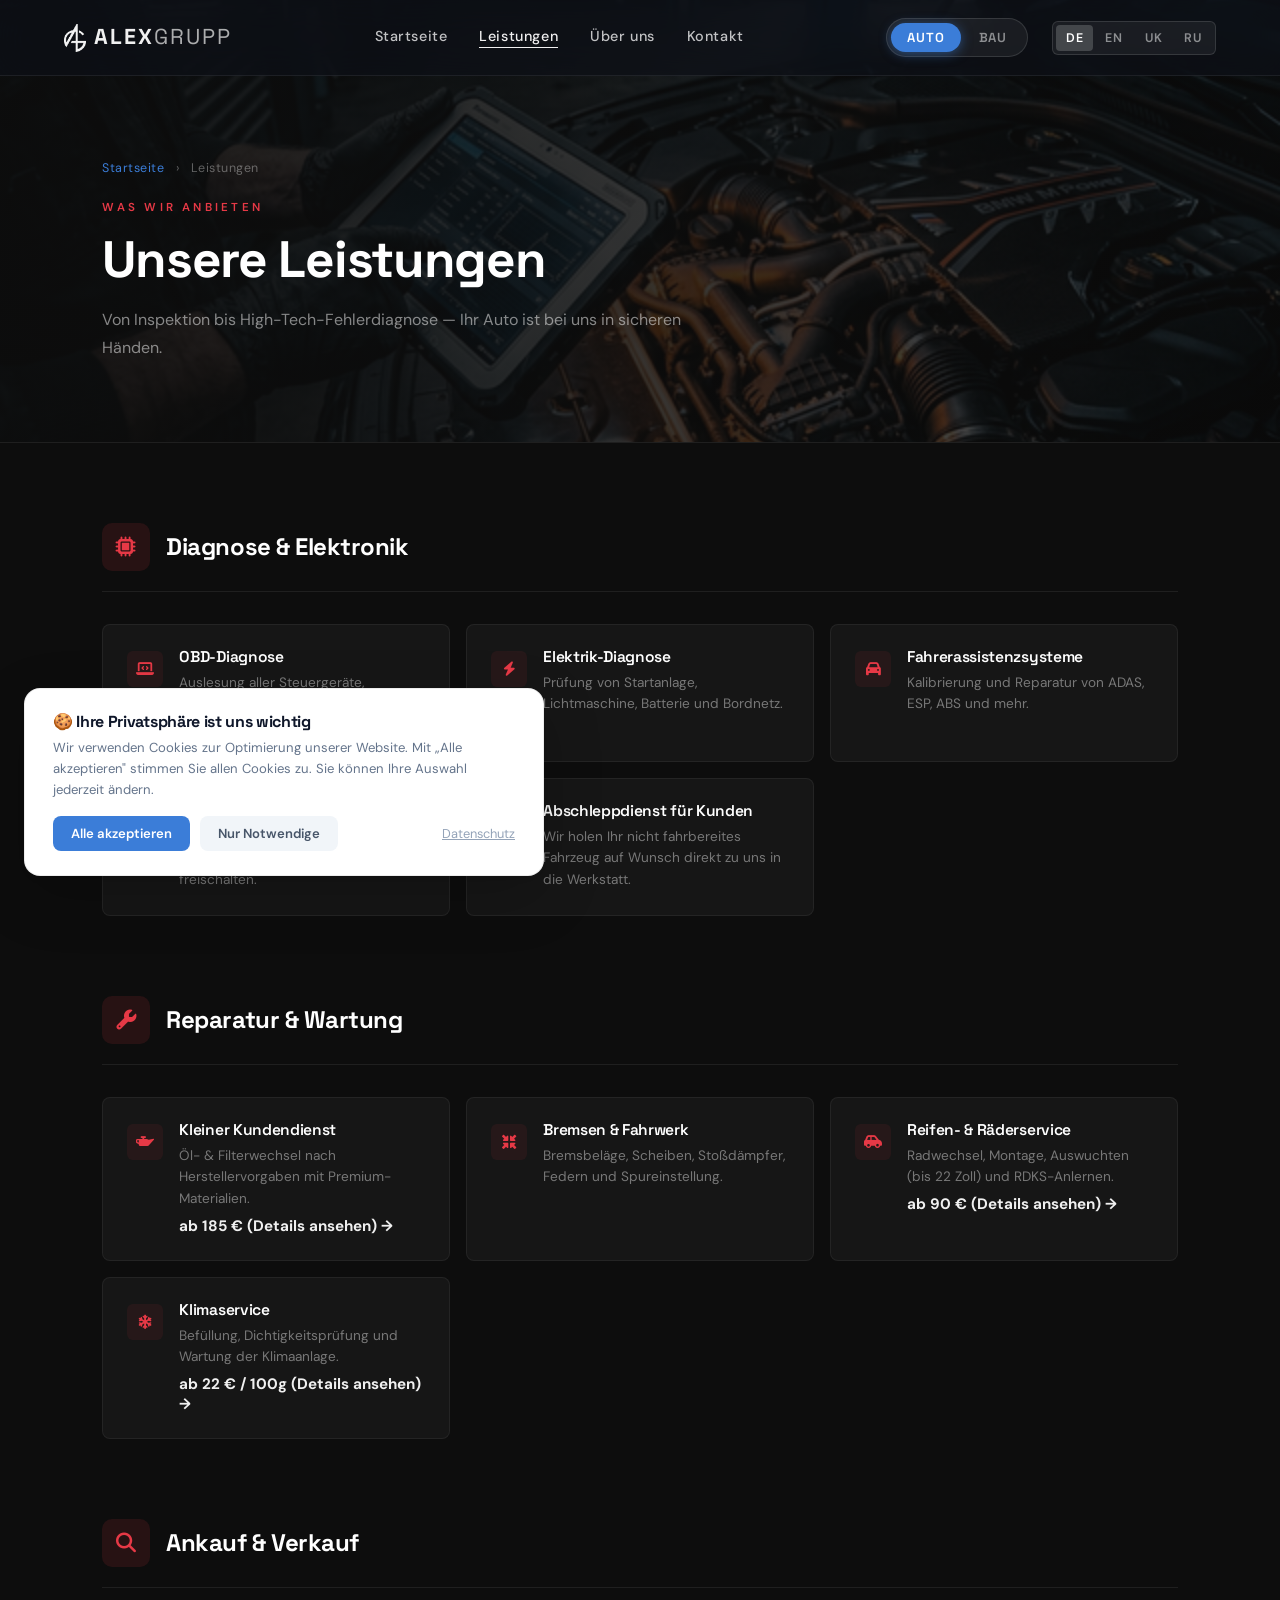
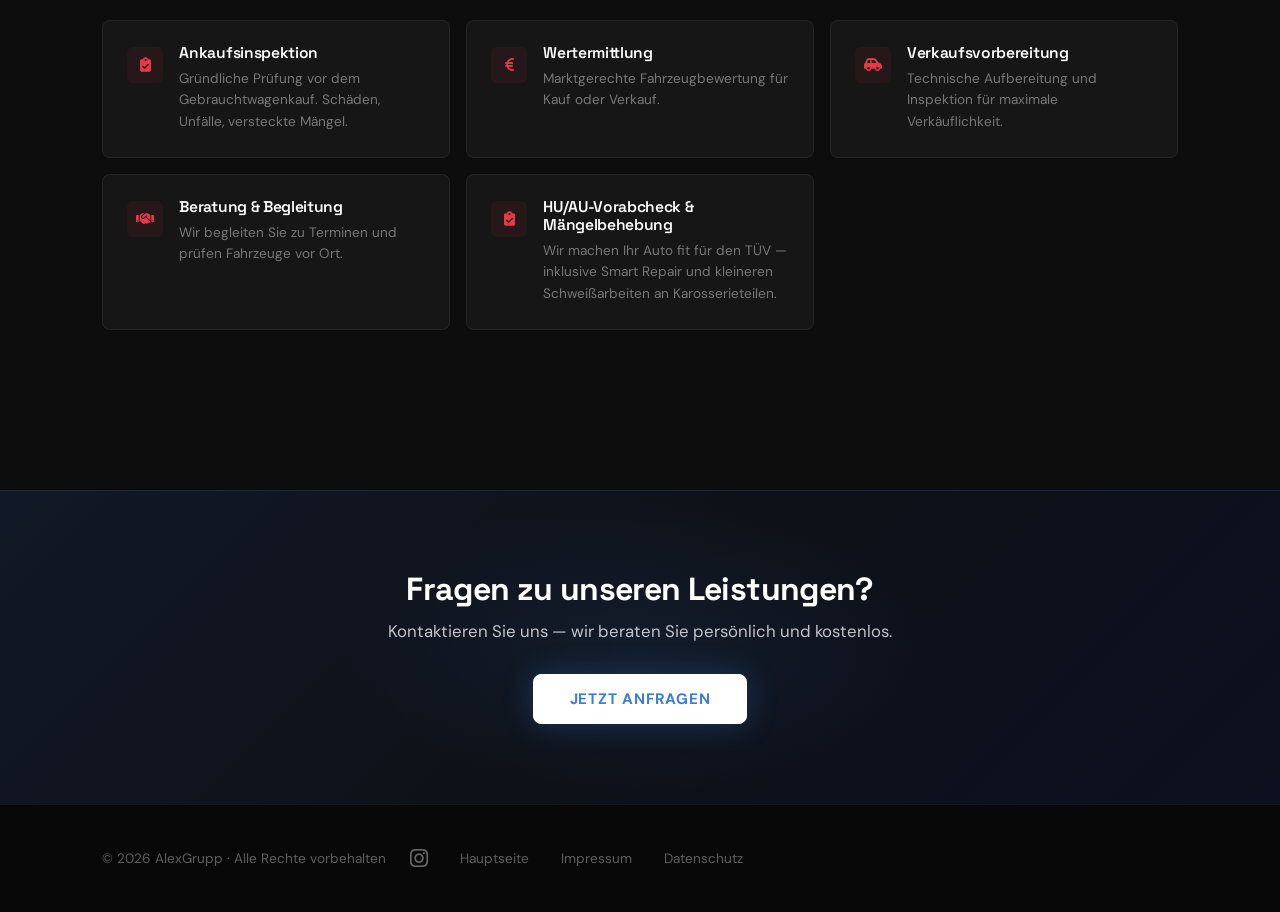
<file: auto/leistungen.html>
<!DOCTYPE html>
<html lang="de">

<head>
    <meta charset="UTF-8">
    <meta name="viewport" content="width=device-width, initial-scale=1.0">
    <title>Leistungen KFZ-Service | AlexGrupp</title>
    <meta name="description"
        content="Alle KFZ-Leistungen von AlexGrupp — Diagnose, Reparatur, Elektrik, Ankaufsinspektion und mehr.">

    <link rel="preconnect" href="https://fonts.googleapis.com">
    <link rel="preconnect" href="https://fonts.gstatic.com" crossorigin>
    <link rel="stylesheet" href="https://cdnjs.cloudflare.com/ajax/libs/font-awesome/6.5.0/css/all.min.css"
        crossorigin="anonymous">
    <link rel="stylesheet" href="https://unpkg.com/aos@2.3.4/dist/aos.css">
    <link rel="stylesheet" href="../styles/global.css">
    <link rel="stylesheet" href="../styles/auto.css">
    <link rel="icon" href="../assets/Photopea Logo Black.png" type="image/png">

    <style>
        body {
            background: #0d0d0d;
            color: #f0f0f0;
        }

        .page-hero {
            position: relative;
            padding: 160px 8% 80px;
            min-height: 380px;
            background: #111;
            border-bottom: 1px solid rgba(255, 255, 255, 0.06);
            overflow: hidden;
            display: flex;
            flex-direction: column;
            justify-content: flex-end;
        }

        .page-hero::before {
            content: '';
            position: absolute;
            top: 0;
            left: 0;
            right: 0;
            bottom: 0;
            background: linear-gradient(to right, rgba(13, 13, 13, 0.94) 0%, rgba(13, 13, 13, 0.72) 100%),
                url('../assets/auto-leistungen-hero.png') center/cover no-repeat;
            z-index: 0;
        }

        .page-hero>* {
            position: relative;
            z-index: 1;
        }

        @media (max-width: 768px) {
            .page-hero {
                padding: 120px 6% 60px;
                min-height: 300px;
            }
        }

        .breadcrumb {
            font-size: 0.78rem;
            color: rgba(255, 255, 255, 0.35);
            margin-bottom: 1.5rem;
            letter-spacing: 0.04em;
        }

        .breadcrumb a {
            color: var(--color-auto-primary, #3b7dd8);
        }

        .breadcrumb span {
            margin: 0 0.5rem;
        }

        .page-hero h1 {
            font-size: clamp(2rem, 4vw, 3.5rem);
            font-weight: 800;
            letter-spacing: -0.025em;
            color: #fff;
            margin-bottom: 1rem;
        }

        .page-hero p {
            font-size: 1rem;
            color: rgba(255, 255, 255, 0.5);
            max-width: 580px;
            line-height: 1.75;
        }

        .eyebrow {
            font-size: 0.72rem;
            font-weight: 600;
            letter-spacing: 0.28em;
            text-transform: uppercase;
            color: #e63946;
            margin-bottom: 1rem;
            display: block;
        }

        /* Services full list */
        .services-content {
            padding: 80px 8%;
            max-width: 1300px;
            margin: 0 auto;
        }

        .service-category {
            margin-bottom: 80px;
        }

        .category-header {
            display: flex;
            align-items: center;
            gap: 1rem;
            margin-bottom: 2rem;
            padding-bottom: 1.25rem;
            border-bottom: 1px solid rgba(255, 255, 255, 0.08);
        }

        .category-icon {
            width: 48px;
            height: 48px;
            border-radius: 10px;
            background: rgba(230, 57, 70, 0.12);
            display: flex;
            align-items: center;
            justify-content: center;
            color: #e63946;
            font-size: 1.25rem;
            flex-shrink: 0;
        }

        .category-header h2 {
            font-size: 1.5rem;
            font-weight: 700;
            color: #fff;
        }

        .service-items {
            display: grid;
            grid-template-columns: repeat(auto-fill, minmax(280px, 1fr));
            gap: 1rem;
        }

        .service-item {
            background: #161616;
            border: 1px solid rgba(255, 255, 255, 0.06);
            border-radius: 8px;
            padding: 1.5rem;
            display: flex;
            gap: 1rem;
            align-items: flex-start;
            transition: border-color 0.25s ease;
        }

        .service-item:hover {
            border-color: rgba(230, 57, 70, 0.3);
        }

        .service-item-icon {
            width: 36px;
            height: 36px;
            border-radius: 6px;
            background: rgba(230, 57, 70, 0.08);
            display: flex;
            align-items: center;
            justify-content: center;
            color: #e63946;
            font-size: 0.9rem;
            flex-shrink: 0;
            margin-top: 2px;
        }

        .service-item h4 {
            font-size: 0.975rem;
            font-weight: 600;
            color: #fff;
            margin-bottom: 0.3rem;
        }

        .service-item p {
            font-size: 0.85rem;
            color: rgba(255, 255, 255, 0.42);
            line-height: 1.6;
        }

        /* CTA footer */
        .cta-band {
            padding: 80px 8%;
            background: linear-gradient(135deg, #111827 0%, #0e1117 50%, #0c1020 100%);
            text-align: center;
        }

        .cta-band h2 {
            font-size: 2rem;
            font-weight: 800;
            color: #fff;
            margin-bottom: 0.75rem;
        }

        .cta-band p {
            color: rgba(255, 255, 255, 0.75);
            margin-bottom: 2rem;
        }

        .cta-band .btn {
            background: #fff;
            color: var(--color-auto-primary, #3b7dd8);
            border-color: #fff;
            font-weight: 700;
        }

        .cta-band .btn:hover {
            background: #f1f1f1;
        }

        .site-footer {
            background: #080808;
            border-top: 1px solid rgba(255, 255, 255, 0.06);
            color: rgba(255, 255, 255, 0.35);
        }

        .site-footer .footer-links a {
            color: rgba(255, 255, 255, 0.35);
        }

        .site-footer .footer-links a:hover {
            color: #fff;
        }
    </style>
</head>

<body>

    <!-- Header -->
    <header class="global-header" id="mainHeader">
        <div class="logo">
            <a href="../index.html"><img src="../assets/Photopea Logo Black.png" alt="AG"
                    class="logo-icon">ALEX<span>GRUPP</span></a>
        </div>
        <nav class="header-nav">
            <a href="index.html" data-i18n="nav-start">Startseite</a>
            <a href="leistungen.html" class="active" data-i18n="nav-services">Leistungen</a>
            <a href="uber-uns.html" data-i18n="nav-about">Über uns</a>
            <a href="kontakt.html" data-i18n="nav-contact">Kontakt</a>
        </nav>
        <div class="header-controls">
            <div class="theme-switcher" id="themeSwitcher">
                <button class="switch-btn active">Auto</button>
                <button class="switch-btn" onclick="location.href='../bau/leistungen.html'">Bau</button>
            </div>
            <div id="langSwitcher"></div>
            <button class="burger-menu" id="burgerToggle">
                <span></span>
                <span></span>
                <span></span>
            </button>
        </div>
    </header>

    <!-- Page Hero -->
    <section class="page-hero">
        <div data-aos="fade-down" data-aos-duration="1000">
            <div class="breadcrumb">
                <a href="index.html">Startseite</a>
                <span>›</span>
                Leistungen
            </div>
            <span class="eyebrow" data-i18n="auto-services-eyebrow">Unsere Expertise</span>
            <h1 data-i18n="auto-services-title">Modernste KFZ-Diagnostik</h1>
            <p>Von Inspektion bis High-Tech-Fehlerdiagnose — Ihr Auto ist bei uns in sicheren Händen.</p>
        </div>
    </section>

    <!-- Services List -->
    <main class="services-content">

        <div class="service-category" data-aos="fade-up">
            <div class="category-header">
                <div class="category-icon"><i class="fas fa-microchip"></i></div>
                <h2>Diagnose & Elektronik</h2>
            </div>
            <div class="service-items">
                <div class="service-item">
                    <div class="service-item-icon"><i class="fas fa-laptop-code"></i></div>
                    <div>
                        <h4>OBD-Diagnose</h4>
                        <p>Auslesung aller Steuergeräte, Fehlercodes löschen, Ursachenanalyse.</p>
                    </div>
                </div>
                <div class="service-item">
                    <div class="service-item-icon"><i class="fas fa-bolt"></i></div>
                    <div>
                        <h4>Elektrik-Diagnose</h4>
                        <p>Prüfung von Startanlage, Lichtmaschine, Batterie und Bordnetz.</p>
                    </div>
                </div>
                <div class="service-item">
                    <div class="service-item-icon"><i class="fas fa-car"></i></div>
                    <div>
                        <h4>Fahrerassistenzsysteme</h4>
                        <p>Kalibrierung und Reparatur von ADAS, ESP, ABS und mehr.</p>
                    </div>
                </div>
                <div class="service-item">
                    <div class="service-item-icon"><i class="fas fa-tachometer-alt"></i></div>
                    <div>
                        <h4>Codierung & Anpassung</h4>
                        <p>Fahrzeugkonfiguration, Software-Updates und Sonderausstattungen freischalten.</p>
                    </div>
                </div>
                <div class="service-item">
                    <div class="service-item-icon"><i class="fas fa-truck-pickup"></i></div>
                    <div>
                        <h4>Abschleppdienst für Kunden</h4>
                        <p>Wir holen Ihr nicht fahrbereites Fahrzeug auf Wunsch direkt zu uns in die Werkstatt.</p>
                    </div>
                </div>
            </div>
        </div>

        <div class="service-category" data-aos="fade-up">
            <div class="category-header">
                <div class="category-icon"><i class="fas fa-wrench"></i></div>
                <h2>Reparatur & Wartung</h2>
            </div>
            <div class="service-items">
                <div class="service-item">
                    <div class="service-item-icon"><i class="fas fa-oil-can"></i></div>
                    <div>
                        <h4>Kleiner Kundendienst</h4>
                        <p>Öl- & Filterwechsel nach Herstellervorgaben mit Premium-Materialien.</p>
                        <span style="display:inline-block; margin-top:6px; font-weight:700; color:var(--clr-auto-accent); cursor:pointer; font-size:0.95rem;" data-modal="modal-service">ab 185 € (Details ansehen) &rarr;</span>
                    </div>
                </div>
                <div class="service-item">
                    <div class="service-item-icon"><i class="fas fa-compress-arrows-alt"></i></div>
                    <div>
                        <h4>Bremsen & Fahrwerk</h4>
                        <p>Bremsbeläge, Scheiben, Stoßdämpfer, Federn und Spureinstellung.</p>
                    </div>
                </div>
                <div class="service-item">
                    <div class="service-item-icon"><i class="fas fa-car-side"></i></div>
                    <div>
                        <h4>Reifen- & Räderservice</h4>
                        <p>Radwechsel, Montage, Auswuchten (bis 22 Zoll) und RDKS-Anlernen.</p>
                        <span style="display:inline-block; margin-top:6px; font-weight:700; color:var(--clr-auto-accent); cursor:pointer; font-size:0.95rem;" data-modal="modal-reifen">ab 90 € (Details ansehen) &rarr;</span>
                    </div>
                </div>
                <div class="service-item">
                    <div class="service-item-icon"><i class="fas fa-snowflake"></i></div>
                    <div>
                        <h4>Klimaservice</h4>
                        <p>Befüllung, Dichtigkeitsprüfung und Wartung der Klimaanlage.</p>
                        <span style="display:inline-block; margin-top:6px; font-weight:700; color:var(--clr-auto-accent); cursor:pointer; font-size:0.95rem;" data-modal="modal-klima">ab 22 € / 100g (Details ansehen) &rarr;</span>
                    </div>
                </div>
            </div>
        </div>

        <div class="service-category" data-aos="fade-up">
            <div class="category-header">
                <div class="category-icon"><i class="fas fa-search"></i></div>
                <h2>Ankauf & Verkauf</h2>
            </div>
            <div class="service-items">
                <div class="service-item">
                    <div class="service-item-icon"><i class="fas fa-clipboard-check"></i></div>
                    <div>
                        <h4>Ankaufsinspektion</h4>
                        <p>Gründliche Prüfung vor dem Gebrauchtwagenkauf. Schäden, Unfälle, versteckte Mängel.</p>
                    </div>
                </div>
                <div class="service-item">
                    <div class="service-item-icon"><i class="fas fa-euro-sign"></i></div>
                    <div>
                        <h4>Wertermittlung</h4>
                        <p>Marktgerechte Fahrzeugbewertung für Kauf oder Verkauf.</p>
                    </div>
                </div>
                <div class="service-item">
                    <div class="service-item-icon"><i class="fas fa-car-side"></i></div>
                    <div>
                        <h4>Verkaufsvorbereitung</h4>
                        <p>Technische Aufbereitung und Inspektion für maximale Verkäuflichkeit.</p>
                    </div>
                </div>
                <div class="service-item">
                    <div class="service-item-icon"><i class="fas fa-handshake"></i></div>
                    <div>
                        <h4>Beratung & Begleitung</h4>
                        <p>Wir begleiten Sie zu Terminen und prüfen Fahrzeuge vor Ort.</p>
                    </div>
                </div>
                <div class="service-item">
                    <div class="service-item-icon"><i class="fas fa-clipboard-check"></i></div>
                    <div>
                        <h4>HU/AU-Vorabcheck & Mängelbehebung</h4>
                        <p>Wir machen Ihr Auto fit für den TÜV — inklusive Smart Repair und kleineren Schweißarbeiten an Karosserieteilen.</p>
                    </div>
                </div>
            </div>
        </div>

    </main>

    <!-- CTA -->
    <section class="cta-band">
        <h2>Fragen zu unseren Leistungen?</h2>
        <p>Kontaktieren Sie uns — wir beraten Sie persönlich und kostenlos.</p>
        <a href="kontakt.html" class="btn">Jetzt anfragen</a>
    </section>

    <!-- Interactive Price Modals -->
    <div class="ag-modal-overlay" id="modal-reifen">
        <div class="ag-modal-content dark-auto">
            <div class="ag-modal-close"><i class="fas fa-times"></i></div>
            <div class="ag-modal-header">
                <h3>Reifenwechsel (Ab-Preise)</h3>
            </div>
            <div class="ag-modal-body">
                <span class="ag-modal-price">ab 90 €</span>
                <p>Preis gilt typischerweise für ein durchschnittliches Fahrzeug für den Komplettwechsel von 4 Reifen:</p>
                <ul>
                    <li>4 Räder demontieren</li>
                    <li>Alte Reifen abziehen, neue aufziehen</li>
                    <li>Räder auswuchten (bis 17 Zoll)</li>
                    <li>Räder anmontieren</li>
                </ul>
                <p><strong>Zusätzliche Optionen:</strong></p>
                <ul>
                    <li>Nur Räder umstecken (mitgebrachte Kompletträder): ab 7 € pro Rad</li>
                    <li>Nur Auswuchten (bis 17 Zoll): ab 11 € pro Rad</li>
                    <li>Nur Auswuchten (ab 18 Zoll): ab 15 € pro Rad</li>
                </ul>
                <p style="font-size:0.85rem; color:#64748b; margin-top:20px;">
                    <em>Hinweis: Der finale Preis richtet sich nach Reifengröße und Fahrzeug. Bitte senden Sie uns eine Anfrage mit Ihrer KBA-/VIN-Nummer oder einem Fahrzeugfoto für ein exaktes Angebot.</em>
                </p>
            </div>
            <div class="ag-modal-action">
                <a href="kontakt.html" class="btn btn-primary-auto">Exakten Preis anfragen</a>
            </div>
        </div>
    </div>

    <div class="ag-modal-overlay" id="modal-klima">
        <div class="ag-modal-content dark-auto">
            <div class="ag-modal-close"><i class="fas fa-times"></i></div>
            <div class="ag-modal-header">
                <h3>Klimaservice (Kältemittel)</h3>
            </div>
            <div class="ag-modal-body">
                <span class="ag-modal-price">ab 22 € / 100g</span>
                <p>Wir berechnen fair nach tatsächlichem Verbrauch des Kältemittels und nach Fahrzeugtyp (R134a oder R1234yf).</p>
                <p><strong>Beispiele (Richtwerte):</strong></p>
                <ul>
                    <li>Kleinstwagen / Kompaktklasse: oft weniger Kältemittel benötigt</li>
                    <li>Große SUVs / Limousinen: höheres Füllvolumen erforderlich</li>
                    <li>Das System wird vorab auf Dichtigkeit geprüft.</li>
                </ul>
                <p style="font-size:0.85rem; color:#64748b; margin-top:20px;">
                    <em>Hinweis: Die exakte Füllmenge und Preis können erst anhand Ihrer Fahrzeugdaten ermittelt werden. Bitte kontaktieren Sie uns mit KBA, VIN oder Ihrem Fahrzeugschein für eine präzise Kalkulation.</em>
                </p>
            </div>
            <div class="ag-modal-action">
                <a href="kontakt.html" class="btn btn-primary-auto">Exakten Preis anfragen</a>
            </div>
        </div>
    </div>

    <div class="ag-modal-overlay" id="modal-service">
        <div class="ag-modal-content dark-auto">
            <div class="ag-modal-close"><i class="fas fa-times"></i></div>
            <div class="ag-modal-header">
                <h3>Kleiner Kundendienst</h3>
            </div>
            <div class="ag-modal-body">
                <span class="ag-modal-price">ab 185 €</span>
                <p>Dieses Paket (Öl- & Filterwechsel) ist für viele durchschnittliche Pkw kalkuliert. <br>Der angegebene Preis versteht sich inklusive:</p>
                <ul>
                    <li>Hochwertiges Marken-Motoröl</li>
                    <li>Neuer Ölfilter</li>
                    <li>Arbeitszeit & gesetzliche MwSt.</li>
                </ul>
                <p><strong>Zusätzliche Prüfungen auf Wunsch:</strong><br>
                Sprechen Sie uns gern an, falls bei Ihrem Fahrzeug Reifendrucksensoren (RDKS) verbaut sind oder Sie weitere Filter (Innenraum, Luft) wechseln möchten.</p>
                <p style="font-size:0.85rem; color:#64748b; margin-top:20px;">
                    <em>Hinweis: Für ein bindendes Angebot passend zu Ihrem speziellen Motor, senden Sie uns bitte Fahrzeugschein, KBA oder VIN über unser Formular.</em>
                </p>
            </div>
            <div class="ag-modal-action">
                <a href="kontakt.html" class="btn btn-primary-auto">Exakten Preis anfragen</a>
            </div>
        </div>
    </div>

    <!-- Footer -->
    <footer class="site-footer section" style="padding:40px 8%;">
        <div style="display:flex; justify-content:space-between; align-items:center; flex-wrap: wrap; gap: 1.5rem;">
            <p style="margin:0;">&copy; 2026 AlexGrupp &middot; Alle Rechte vorbehalten</p>
            <div style="display: flex; align-items: center; gap: 2rem; flex-wrap: wrap;">
                <div class="social-links" style="display:flex; gap: 1rem; align-items: center;">
                    <a href="https://www.instagram.com/alexgrupp.auto/" target="_blank" rel="noopener"
                        aria-label="Instagram"
                        style="color: rgba(255,255,255,0.4); font-size: 1.3rem; transition: color 0.2s;"
                        onmouseover="this.style.color='#E1306C'" onmouseout="this.style.color='rgba(255,255,255,0.4)'">
                        <i class="fab fa-instagram"></i>
                    </a>
                </div>
                <div class="footer-links">
                    <a href="../index.html">Hauptseite</a>
                    <a href="../legal/impressum.html">Impressum</a>
                    <a href="../legal/datenschutz.html">Datenschutz</a>
                </div>
            </div>
        </div>
    </footer>

    <script src="https://unpkg.com/aos@2.3.4/dist/aos.js"></script>
    <script src="../js/i18n.js"></script>
    <script src="../js/components/smart-header.js"></script>
    <script src="../js/components/modal.js"></script>
    <script>
        AOS.init({ duration: 650, easing: 'ease-out-cubic', once: true, offset: 80, startEvent: 'DOMContentLoaded' });
    </script>
</body>

</html>
</file>
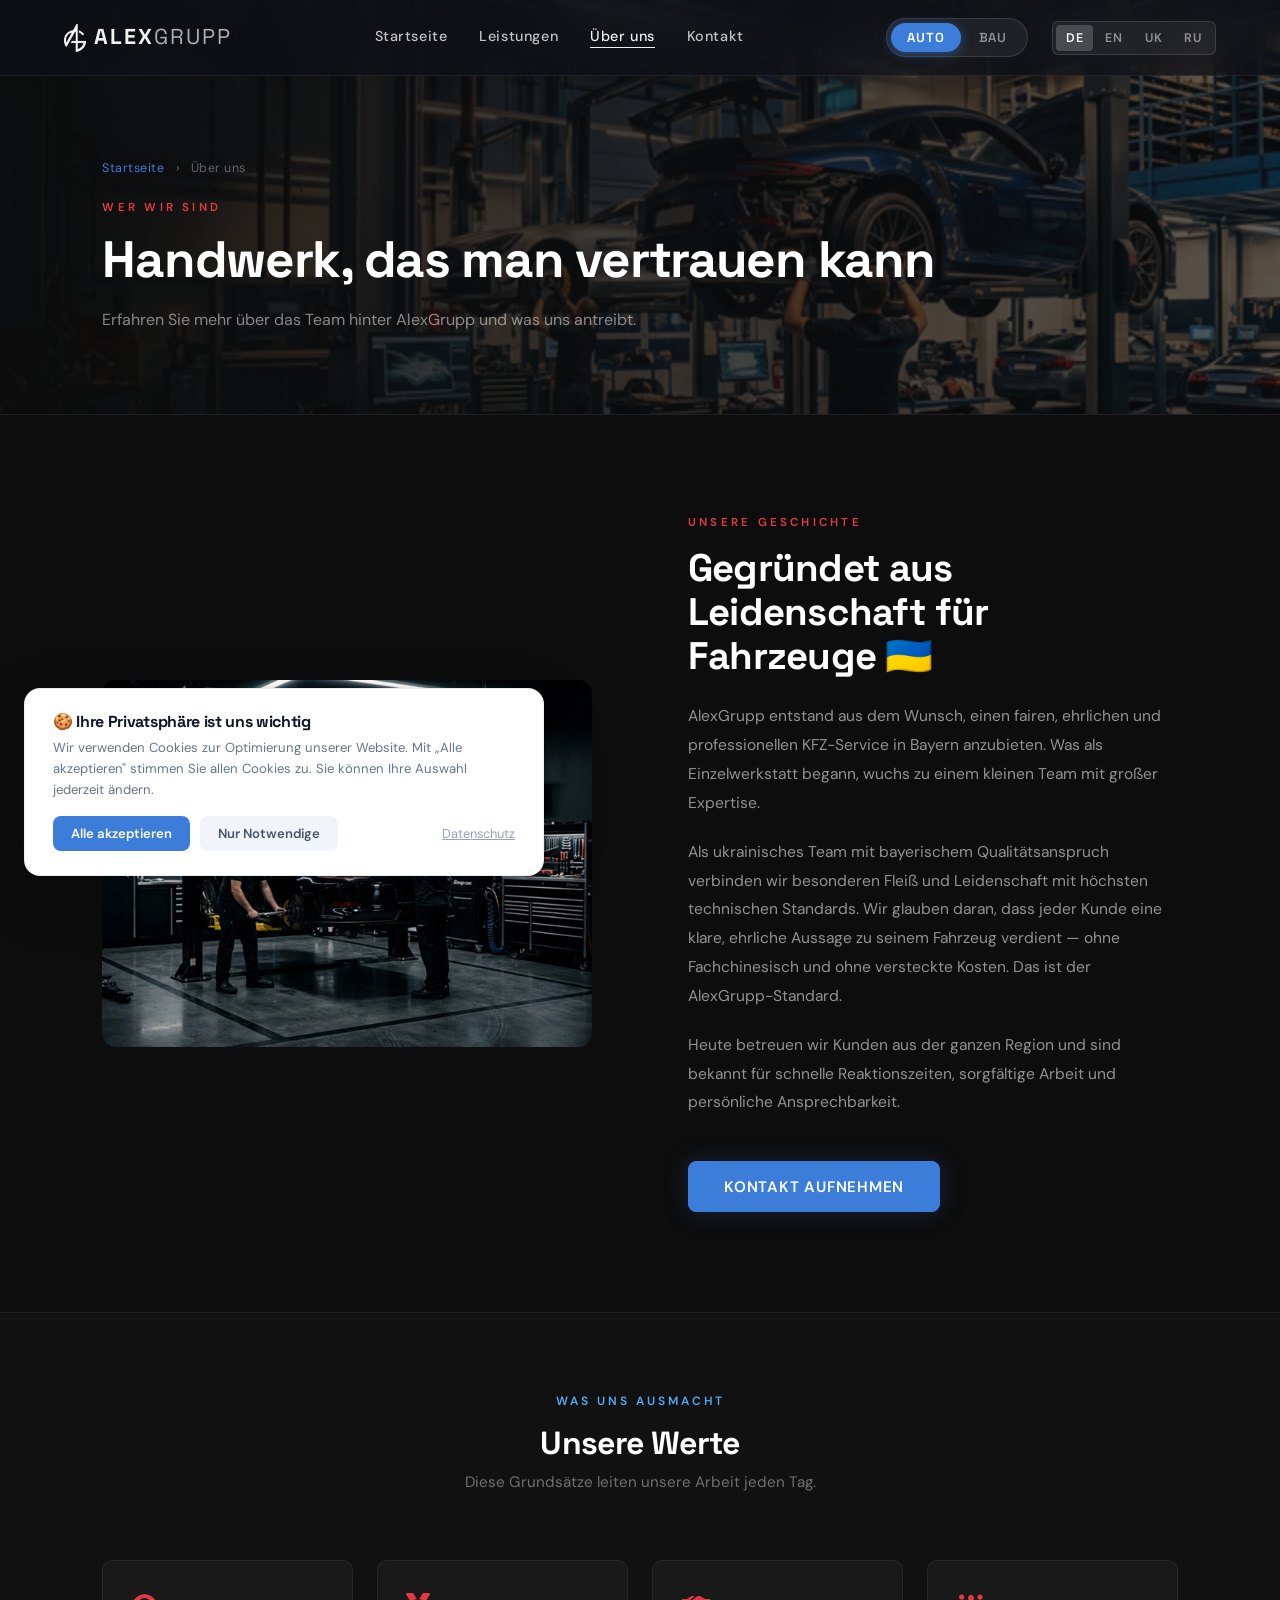
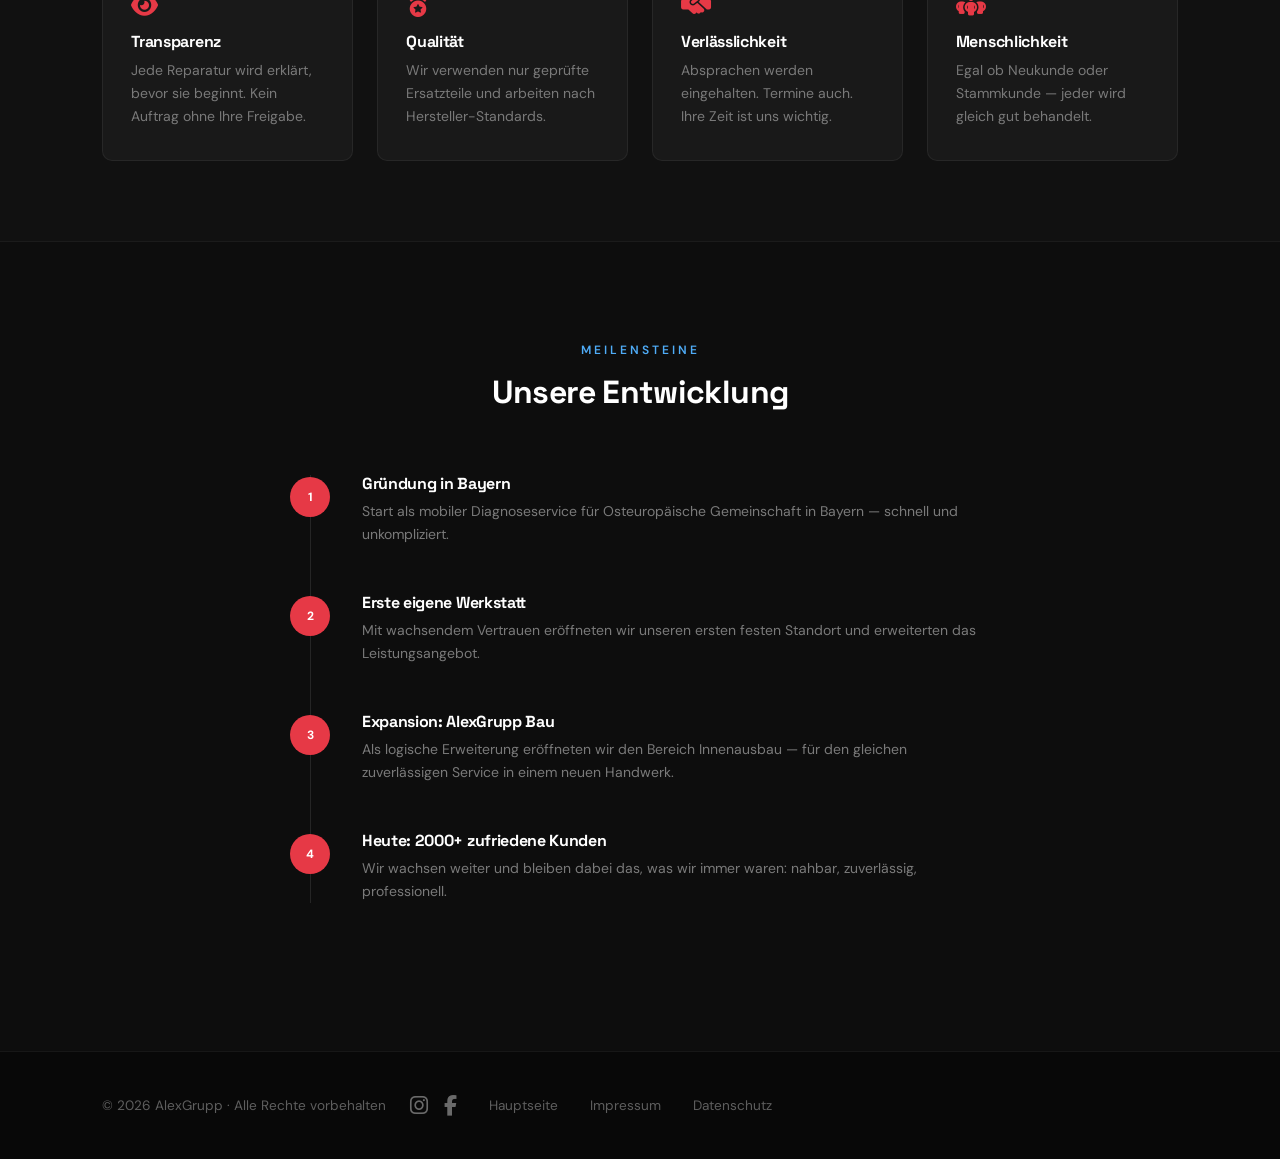
<file: auto/uber-uns.html>
<!DOCTYPE html>
<html lang="de">

<head>
    <meta charset="UTF-8">
    <meta name="viewport" content="width=device-width, initial-scale=1.0">
    <title>Über uns | AlexGrupp KFZ-Service</title>
    <meta name="description"
        content="Lernen Sie das Team von AlexGrupp kennen — erfahrene KFZ-Meister mit Leidenschaft für Fahrzeuge.">

    <link rel="preconnect" href="https://fonts.googleapis.com">
    <link rel="preconnect" href="https://fonts.gstatic.com" crossorigin>
    <link rel="stylesheet" href="https://cdnjs.cloudflare.com/ajax/libs/font-awesome/6.5.0/css/all.min.css"
        crossorigin="anonymous">
    <link rel="stylesheet" href="https://unpkg.com/aos@2.3.4/dist/aos.css">
    <link rel="stylesheet" href="../styles/global.css">
    <link rel="stylesheet" href="../styles/auto.css">
    <link rel="icon" href="../assets/Photopea Logo Black.png" type="image/png">

    <style>
        body {
            background: #0d0d0d;
            color: #f0f0f0;
        }

        .page-hero {
            position: relative;
            padding: 160px 8% 80px;
            min-height: 380px;
            background: #111;
            border-bottom: 1px solid rgba(255, 255, 255, 0.06);
            overflow: hidden;
            display: flex;
            flex-direction: column;
            justify-content: flex-end;
        }

        .page-hero::before {
            content: '';
            position: absolute;
            top: 0;
            left: 0;
            right: 0;
            bottom: 0;
            background: linear-gradient(to right, rgba(13, 13, 13, 0.92) 0%, rgba(13, 13, 13, 0.65) 100%),
                url('../assets/auto-uber-uns-hero-v3.png') 70% center/cover no-repeat;
            z-index: 0;
        }

        .page-hero>* {
            position: relative;
            z-index: 1;
        }

        @media (max-width: 768px) {
            .page-hero {
                padding: 120px 6% 60px;
                min-height: 300px;
            }
        }

        .breadcrumb {
            font-size: 0.78rem;
            color: rgba(255, 255, 255, 0.35);
            margin-bottom: 1.5rem;
            letter-spacing: 0.04em;
        }

        .breadcrumb a {
            color: var(--color-auto-primary, #3b7dd8);
        }

        .breadcrumb span {
            margin: 0 0.5rem;
        }

        .page-hero h1 {
            font-size: clamp(2rem, 4vw, 3.5rem);
            font-weight: 800;
            letter-spacing: -0.025em;
            color: #fff;
            margin-bottom: 1rem;
        }

        .page-hero p {
            font-size: 1rem;
            color: rgba(255, 255, 255, 0.5);
            max-width: 580px;
            line-height: 1.75;
        }

        .eyebrow {
            font-size: 0.72rem;
            font-weight: 600;
            letter-spacing: 0.28em;
            text-transform: uppercase;
            color: #e63946;
            margin-bottom: 1rem;
            display: block;
        }

        /* About intro */
        .about-intro {
            padding: 100px 8%;
            background: #0d0d0d;
        }

        .about-intro-inner {
            display: grid;
            grid-template-columns: 1fr 1fr;
            gap: 6rem;
            align-items: center;
            max-width: 1200px;
            margin: 0 auto;
        }

        .about-intro img {
            width: 100%;
            border-radius: 14px;
            display: block;
            aspect-ratio: 4/3;
            object-fit: cover;
        }

        .about-text h2 {
            font-size: clamp(1.8rem, 3vw, 2.8rem);
            font-weight: 800;
            color: #fff;
            line-height: 1.15;
            margin-bottom: 1.5rem;
            letter-spacing: -0.02em;
        }

        .about-text p {
            font-size: 0.975rem;
            color: rgba(255, 255, 255, 0.55);
            line-height: 1.85;
            margin-bottom: 1.25rem;
        }

        /* Values */
        .values-section {
            padding: 80px 8%;
            background: #111;
            border-top: 1px solid rgba(255, 255, 255, 0.06);
        }

        .values-grid {
            display: grid;
            grid-template-columns: repeat(auto-fit, minmax(220px, 1fr));
            gap: 1.5rem;
            max-width: 1200px;
            margin: 3rem auto 0;
        }

        .value-card {
            background: #191919;
            border: 1px solid rgba(255, 255, 255, 0.06);
            border-radius: 10px;
            padding: 2rem 1.75rem;
        }

        .value-card i {
            font-size: 1.5rem;
            color: #e63946;
            margin-bottom: 1rem;
            display: block;
        }

        .value-card h4 {
            font-size: 1rem;
            font-weight: 700;
            color: #fff;
            margin-bottom: 0.5rem;
        }

        .value-card p {
            font-size: 0.875rem;
            color: rgba(255, 255, 255, 0.42);
            line-height: 1.65;
        }

        .section-head {
            text-align: center;
        }

        .section-head h2 {
            font-size: 2rem;
            font-weight: 700;
            color: #fff;
            margin-bottom: 0.5rem;
        }

        .section-head p {
            font-size: 0.95rem;
            color: rgba(255, 255, 255, 0.4);
            max-width: 500px;
            margin: 0 auto;
            line-height: 1.7;
        }

        /* Timeline */
        .timeline-section {
            padding: 100px 8%;
            background: #0d0d0d;
            border-top: 1px solid rgba(255, 255, 255, 0.06);
        }

        .timeline {
            max-width: 700px;
            margin: 3.5rem auto 0;
            position: relative;
        }

        .timeline::before {
            content: '';
            position: absolute;
            left: 20px;
            top: 0;
            bottom: 0;
            width: 1px;
            background: rgba(255, 255, 255, 0.1);
        }

        .timeline-item {
            display: flex;
            gap: 2rem;
            margin-bottom: 3rem;
            position: relative;
        }

        .timeline-dot {
            width: 40px;
            height: 40px;
            border-radius: 50%;
            background: #e63946;
            display: flex;
            align-items: center;
            justify-content: center;
            font-size: 0.75rem;
            font-weight: 700;
            color: #fff;
            flex-shrink: 0;
            margin-top: 2px;
            z-index: 1;
        }

        .timeline-content h4 {
            font-size: 1rem;
            font-weight: 700;
            color: #fff;
            margin-bottom: 0.4rem;
        }

        .timeline-content p {
            font-size: 0.875rem;
            color: rgba(255, 255, 255, 0.45);
            line-height: 1.65;
        }

        .site-footer {
            background: #080808;
            border-top: 1px solid rgba(255, 255, 255, 0.06);
            color: rgba(255, 255, 255, 0.35);
        }

        .site-footer .footer-links a {
            color: rgba(255, 255, 255, 0.35);
        }

        .site-footer .footer-links a:hover {
            color: #fff;
        }

        @media (max-width: 900px) {
            .about-intro-inner {
                grid-template-columns: 1fr;
                gap: 3rem;
            }
        }
    </style>
</head>

<body>

    <!-- Header -->
    <header class="global-header" id="mainHeader">
        <div class="logo">
            <a href="../index.html"><img src="../assets/Photopea Logo Black.png" alt="AG"
                    class="logo-icon">ALEX<span>GRUPP</span></a>
        </div>
        <nav class="header-nav">
            <a href="index.html" data-i18n="nav-start">Startseite</a>
            <a href="leistungen.html" data-i18n="nav-services">Leistungen</a>
            <a href="uber-uns.html" class="active" data-i18n="nav-about">Über uns</a>
            <a href="kontakt.html" data-i18n="nav-contact">Kontakt</a>
        </nav>
        <div class="header-controls">
            <div class="theme-switcher" id="themeSwitcher">
                <button class="switch-btn active">Auto</button>
                <button class="switch-btn" onclick="location.href='../bau/uber-uns.html'">Bau</button>
            </div>
            <div id="langSwitcher"></div>
            <button class="burger-menu" id="burgerToggle">
                <span></span>
                <span></span>
                <span></span>
            </button>
        </div>
    </header>

    <!-- Page Hero -->
    <section class="page-hero">
        <div data-aos="fade-down" data-aos-duration="1000">
            <div class="breadcrumb">
                <a href="index.html">Startseite</a>
                <span>›</span>
                Über uns
            </div>
            <span class="eyebrow" data-i18n="auto-about-eyebrow">Wer wir sind</span>
            <h1 data-i18n="auto-about-title">Handwerk, das man vertrauen kann</h1>
            <p>Erfahren Sie mehr über das Team hinter AlexGrupp und was uns antreibt.</p>
        </div>
    </section>

    <!-- About Intro -->
    <section class="about-intro">
        <div class="about-intro-inner">
            <div class="interactive-img-container" data-aos="fade-right">
                <img src="../assets/auto_hero_v2.png" alt="AlexGrupp KFZ Werkstatt" class="interactive-img">
            </div>
            <div class="about-text" data-aos="fade-left">
                <span class="eyebrow">Unsere Geschichte</span>
                <h2>Gegründet aus Leidenschaft für Fahrzeuge 🇺🇦</h2>
                <p>AlexGrupp entstand aus dem Wunsch, einen fairen, ehrlichen und professionellen KFZ-Service in Bayern
                    anzubieten. Was als Einzelwerkstatt begann, wuchs zu einem kleinen Team mit großer Expertise.</p>
                <p>Als ukrainisches Team mit bayerischem Qualitätsanspruch verbinden wir besonderen Fleiß und Leidenschaft mit höchsten technischen Standards. Wir glauben daran, dass jeder Kunde eine klare, ehrliche Aussage zu seinem Fahrzeug verdient — ohne Fachchinesisch und ohne versteckte Kosten. Das ist der AlexGrupp-Standard.</p>
                <p>Heute betreuen wir Kunden aus der ganzen Region und sind bekannt für schnelle Reaktionszeiten,
                    sorgfältige Arbeit und persönliche Ansprechbarkeit.</p>
                <a href="kontakt.html" class="btn btn-primary-auto"
                    style="margin-top:1.5rem; display:inline-flex;">Kontakt aufnehmen</a>
            </div>
        </div>
    </section>

    <!-- Values -->
    <section class="values-section">
        <div class="section-head" data-aos="fade-up">
            <span class="eyebrow">Was uns ausmacht</span>
            <h2>Unsere Werte</h2>
            <p>Diese Grundsätze leiten unsere Arbeit jeden Tag.</p>
        </div>
        <div class="values-grid">
            <div class="value-card" data-aos="fade-up" data-aos-delay="0">
                <i class="fas fa-eye"></i>
                <h4>Transparenz</h4>
                <p>Jede Reparatur wird erklärt, bevor sie beginnt. Kein Auftrag ohne Ihre Freigabe.</p>
            </div>
            <div class="value-card" data-aos="fade-up" data-aos-delay="80">
                <i class="fas fa-medal"></i>
                <h4>Qualität</h4>
                <p>Wir verwenden nur geprüfte Ersatzteile und arbeiten nach Hersteller-Standards.</p>
            </div>
            <div class="value-card" data-aos="fade-up" data-aos-delay="160">
                <i class="fas fa-handshake-simple"></i>
                <h4>Verlässlichkeit</h4>
                <p>Absprachen werden eingehalten. Termine auch. Ihre Zeit ist uns wichtig.</p>
            </div>
            <div class="value-card" data-aos="fade-up" data-aos-delay="240">
                <i class="fas fa-people-group"></i>
                <h4>Menschlichkeit</h4>
                <p>Egal ob Neukunde oder Stammkunde — jeder wird gleich gut behandelt.</p>
            </div>
        </div>
    </section>

    <!-- Timeline -->
    <section class="timeline-section">
        <div class="section-head" data-aos="fade-up">
            <span class="eyebrow">Meilensteine</span>
            <h2>Unsere Entwicklung</h2>
        </div>
        <div class="timeline">
            <div class="timeline-item" data-aos="fade-up" data-aos-delay="0">
                <div class="timeline-dot">1</div>
                <div class="timeline-content">
                    <h4>Gründung in Bayern</h4>
                    <p>Start als mobiler Diagnoseservice für Osteuropäische Gemeinschaft in Bayern — schnell und
                        unkompliziert.</p>
                </div>
            </div>
            <div class="timeline-item" data-aos="fade-up" data-aos-delay="80">
                <div class="timeline-dot">2</div>
                <div class="timeline-content">
                    <h4>Erste eigene Werkstatt</h4>
                    <p>Mit wachsendem Vertrauen eröffneten wir unseren ersten festen Standort und erweiterten das
                        Leistungsangebot.</p>
                </div>
            </div>
            <div class="timeline-item" data-aos="fade-up" data-aos-delay="160">
                <div class="timeline-dot">3</div>
                <div class="timeline-content">
                    <h4>Expansion: AlexGrupp Bau</h4>
                    <p>Als logische Erweiterung eröffneten wir den Bereich Innenausbau — für den gleichen zuverlässigen
                        Service in einem neuen Handwerk.</p>
                </div>
            </div>
            <div class="timeline-item" data-aos="fade-up" data-aos-delay="240">
                <div class="timeline-dot">4</div>
                <div class="timeline-content">
                    <h4>Heute: 2000+ zufriedene Kunden</h4>
                    <p>Wir wachsen weiter und bleiben dabei das, was wir immer waren: nahbar, zuverlässig,
                        professionell.</p>
                </div>
            </div>
        </div>
    </section>

    <!-- Footer -->
    <footer class="site-footer section" style="padding:40px 8%;">
        <div style="display:flex; justify-content:space-between; align-items:center; flex-wrap: wrap; gap: 1.5rem;">
            <p style="margin:0;">&copy; 2026 AlexGrupp &middot; Alle Rechte vorbehalten</p>
            <div style="display: flex; align-items: center; gap: 2rem; flex-wrap: wrap;">
                <div class="social-links" style="display:flex; gap: 1rem; align-items: center;">
                    <a href="https://www.instagram.com/alexgrupp.auto/" target="_blank" rel="noopener"
                        aria-label="Instagram"
                        style="color: rgba(255,255,255,0.4); font-size: 1.3rem; transition: color 0.2s;"
                        onmouseover="this.style.color='#E1306C'" onmouseout="this.style.color='rgba(255,255,255,0.4)'">
                        <i class="fab fa-instagram"></i>
                    </a>
                    <a href="https://www.facebook.com/" target="_blank" rel="noopener" aria-label="Facebook"
                        style="color: rgba(255,255,255,0.4); font-size: 1.3rem; transition: color 0.2s;"
                        onmouseover="this.style.color='#1877F2'" onmouseout="this.style.color='rgba(255,255,255,0.4)'">
                        <i class="fab fa-facebook-f"></i>
                    </a>
                </div>
                <div class="footer-links">
                    <a href="../index.html">Hauptseite</a>
                    <a href="../legal/impressum.html">Impressum</a>
                    <a href="../legal/datenschutz.html">Datenschutz</a>
                </div>
            </div>
        </div>
    </footer>

    <script src="https://unpkg.com/aos@2.3.4/dist/aos.js"></script>
    <script src="../js/i18n.js"></script>
    <script src="../js/components/smart-header.js"></script>
    <script>
        AOS.init({ duration: 650, easing: 'ease-out-cubic', once: true, offset: 80, startEvent: 'DOMContentLoaded' });
    </script>
</body>

</html>
</file>
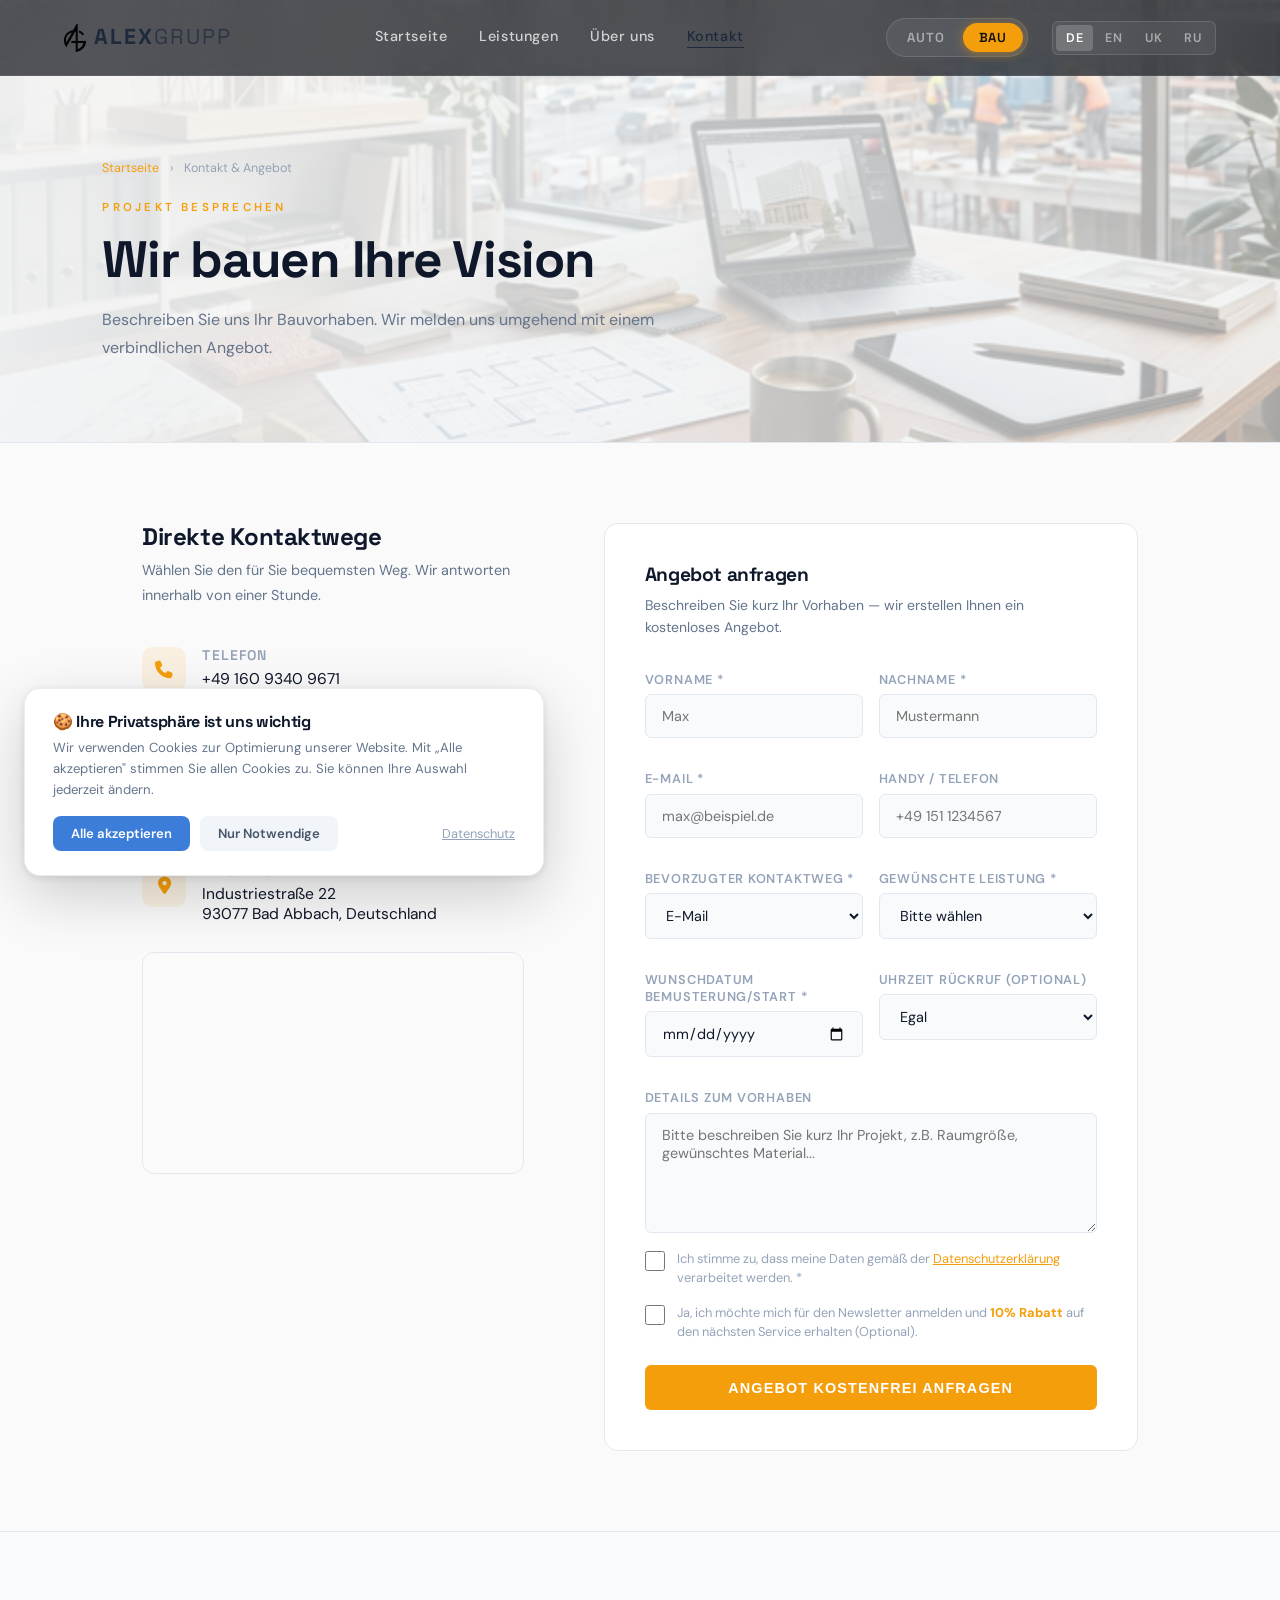
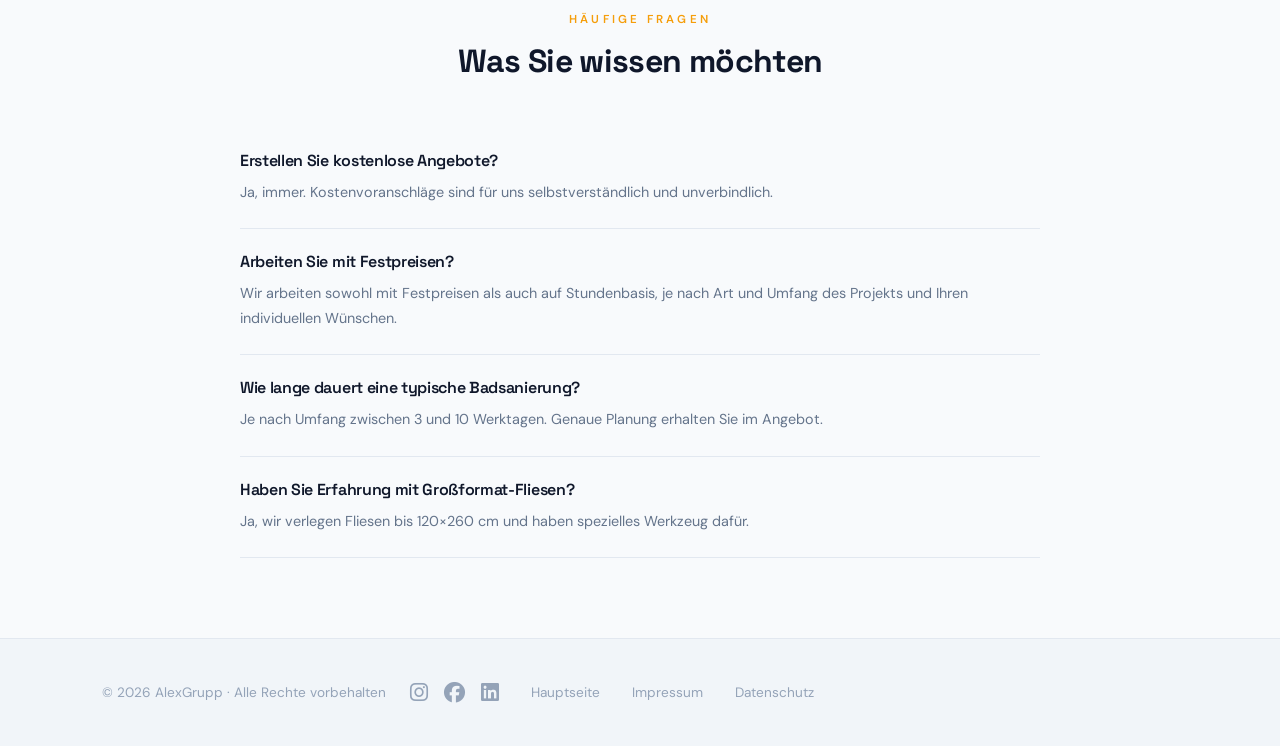
<file: bau/kontakt.html>
<!DOCTYPE html>
<html lang="de">

<head>
    <meta charset="UTF-8">
    <meta name="viewport" content="width=device-width, initial-scale=1.0">
    <title>Kontakt | AlexGrupp Innenausbau</title>
    <meta name="description"
        content="AlexGrupp Innenausbau kontaktieren — Angebot anfragen, Terminvereinabrung, WhatsApp.">
    <link rel="preconnect" href="https://fonts.googleapis.com">
    <link rel="preconnect" href="https://fonts.gstatic.com" crossorigin>
    <link rel="stylesheet" href="https://cdnjs.cloudflare.com/ajax/libs/font-awesome/6.5.0/css/all.min.css"
        crossorigin="anonymous">
    <link rel="stylesheet" href="https://unpkg.com/aos@2.3.4/dist/aos.css">
    <link rel="stylesheet" href="../styles/global.css">
    <link rel="stylesheet" href="../styles/bau.css">
    <link rel="icon" href="../assets/Photopea Logo Black.png" type="image/png">
    <style>
        body {
            background: #fafafa;
            color: #1e293b;
        }

        .page-hero {
            position: relative;
            padding: 160px 8% 80px;
            min-height: 380px;
            background: #f8fafc;
            border-bottom: 1px solid #e2e8f0;
            overflow: hidden;
            display: flex;
            flex-direction: column;
            justify-content: flex-end;
        }

        .page-hero::before {
            content: '';
            position: absolute;
            top: 0;
            left: 0;
            right: 0;
            bottom: 0;
            background: linear-gradient(to right, rgba(248, 250, 252, 0.93) 0%, rgba(248, 250, 252, 0.63) 100%),
                url('../assets/bau-kontakt-hero.png') center/cover no-repeat;
            z-index: 0;
        }

        .page-hero>* {
            position: relative;
            z-index: 1;
        }

        @media (max-width: 768px) {
            .page-hero {
                padding: 120px 6% 60px;
                min-height: 300px;
            }
        }

        .breadcrumb {
            font-size: 0.78rem;
            color: #94a3b8;
            margin-bottom: 1.5rem;
        }

        .breadcrumb a {
            color: #f59e0b;
        }

        .breadcrumb span {
            margin: 0 0.5rem;
        }

        .eyebrow {
            font-size: 0.72rem;
            font-weight: 600;
            letter-spacing: 0.28em;
            text-transform: uppercase;
            color: #f59e0b;
            margin-bottom: 1rem;
            display: block;
        }

        .page-hero h1 {
            font-size: clamp(2rem, 4vw, 3.5rem);
            font-weight: 800;
            letter-spacing: -0.025em;
            color: #0f172a;
            margin-bottom: 1rem;
        }

        .page-hero p {
            font-size: 1rem;
            color: #64748b;
            max-width: 560px;
            line-height: 1.75;
        }

        .contact-layout {
            padding: 80px 8%;
            display: grid;
            grid-template-columns: 1fr 1.4fr;
            gap: 5rem;
            max-width: 1200px;
            margin: 0 auto;
            align-items: start;
        }

        .contact-info h2 {
            font-size: 1.5rem;
            font-weight: 700;
            color: #0f172a;
            margin-bottom: 0.5rem;
        }

        .contact-info>p {
            font-size: 0.9rem;
            color: #64748b;
            line-height: 1.7;
            margin-bottom: 2.5rem;
        }

        .contact-method {
            display: flex;
            gap: 1rem;
            align-items: flex-start;
            margin-bottom: 1.75rem;
        }

        .contact-method-icon {
            width: 44px;
            height: 44px;
            border-radius: 10px;
            background: rgba(245, 158, 11, 0.1);
            display: flex;
            align-items: center;
            justify-content: center;
            color: #f59e0b;
            font-size: 1.1rem;
            flex-shrink: 0;
        }

        .contact-method h4 {
            font-size: 0.875rem;
            font-weight: 600;
            color: #94a3b8;
            text-transform: uppercase;
            letter-spacing: 0.08em;
            margin-bottom: 0.25rem;
        }

        .contact-method a,
        .contact-method p {
            font-size: 0.975rem;
            color: #0f172a;
        }

        .contact-method a:hover {
            color: #f59e0b;
        }

        .contact-form-card {
            background: #fff;
            border: 1px solid #e2e8f0;
            border-radius: 14px;
            padding: 2.5rem;
        }

        .contact-form-card h3 {
            font-size: 1.2rem;
            font-weight: 700;
            color: #0f172a;
            margin-bottom: 0.5rem;
        }

        .contact-form-card>p {
            font-size: 0.875rem;
            color: #64748b;
            margin-bottom: 2rem;
            line-height: 1.6;
        }

        .form-row {
            display: grid;
            grid-template-columns: 1fr 1fr;
            gap: 1rem;
            margin-bottom: 1rem;
        }

        .form-group {
            display: flex;
            flex-direction: column;
            gap: 0.4rem;
            margin-bottom: 1rem;
        }

        .form-group label {
            font-size: 0.8rem;
            font-weight: 600;
            color: #94a3b8;
            letter-spacing: 0.06em;
            text-transform: uppercase;
        }

        .form-group input,
        .form-group select,
        .form-group textarea {
            background: #f8fafc;
            border: 1px solid #e2e8f0;
            border-radius: 6px;
            color: #0f172a;
            font-family: inherit;
            font-size: 0.9rem;
            padding: 0.75rem 1rem;
            transition: border-color 0.2s ease;
            outline: none;
            width: 100%;
        }

        .form-group input:focus,
        .form-group select:focus,
        .form-group textarea:focus {
            border-color: #f59e0b;
        }

        .form-group textarea {
            resize: vertical;
            min-height: 120px;
        }

        .form-submit {
            width: 100%;
            padding: 0.9rem;
            font-size: 0.9rem;
            font-weight: 700;
            letter-spacing: 0.08em;
            text-transform: uppercase;
            margin-top: 0.5rem;
            cursor: pointer;
            background: #f59e0b;
            color: #fff;
            border: none;
            border-radius: 6px;
            transition: background 0.2s ease, transform 0.15s ease;
        }

        .form-submit:hover {
            background: #d97706;
            transform: translateY(-1px);
        }

        .form-note {
            font-size: 0.78rem;
            color: #94a3b8;
            text-align: center;
            margin-top: 1rem;
            line-height: 1.5;
        }

        .faq-section {
            padding: 80px 8%;
            background: #f8fafc;
            border-top: 1px solid #e2e8f0;
        }

        .faq-list {
            max-width: 800px;
            margin: 3rem auto 0;
        }

        .faq-item {
            border-bottom: 1px solid #e2e8f0;
            padding: 1.5rem 0;
        }

        .faq-item h4 {
            font-size: 1rem;
            font-weight: 600;
            color: #0f172a;
            margin-bottom: 0.6rem;
        }

        .faq-item p {
            font-size: 0.9rem;
            color: #64748b;
            line-height: 1.7;
        }

        .section-head {
            text-align: center;
        }

        .section-head h2 {
            font-size: 2rem;
            font-weight: 700;
            color: #0f172a;
            margin-bottom: 0.5rem;
        }

        .site-footer {
            background: #f1f5f9;
            border-top: 1px solid #e2e8f0;
            color: #94a3b8;
        }

        .site-footer .footer-links a {
            color: #94a3b8;
        }

        .site-footer .footer-links a:hover {
            color: #0f172a;
        }

        @media (max-width: 900px) {
            .contact-layout {
                grid-template-columns: 1fr;
                gap: 3rem;
            }

            .form-row {
                grid-template-columns: 1fr;
            }
        }

        /* === German Form Validation Styles === */
        .input-invalid {
            border-color: #e63946 !important;
            box-shadow: 0 0 0 3px rgba(230, 57, 70, 0.25) !important;
        }

        .form-error-msg {
            display: block;
            color: #e63946;
            font-size: 0.78rem;
            font-weight: 500;
            margin-top: 5px;
            letter-spacing: 0.01em;
        }

        @keyframes inputShake {
            0% {
                transform: translateX(0);
            }

            20% {
                transform: translateX(-6px);
            }

            40% {
                transform: translateX(6px);
            }

            60% {
                transform: translateX(-4px);
            }

            80% {
                transform: translateX(4px);
            }

            100% {
                transform: translateX(0);
            }
        }

        .input-shake {
            animation: inputShake 0.45s cubic-bezier(0.36, 0.07, 0.19, 0.97) both;
        }
    </style>
</head>

<body>
    <header class="global-header" id="mainHeader">
        <div class="logo"><a href="../index.html"><img src="../assets/Photopea Logo Black.png" alt="AG"
                    class="logo-icon logo-icon-bau">ALEX<span>GRUPP</span></a></div>
        <nav class="header-nav">
            <a href="index.html" data-i18n="nav-start">Startseite</a>
            <a href="leistungen.html" data-i18n="nav-services">Leistungen</a>
            <a href="uber-uns.html" data-i18n="nav-about">Über uns</a>
            <a href="kontakt.html" class="active" data-i18n="nav-contact">Kontakt</a>
        </nav>
        <div class="header-controls">
            <div class="theme-switcher is-bau" id="themeSwitcher">
                <button class="switch-btn" onclick="location.href='../auto/kontakt.html'">Auto</button>
                <button class="switch-btn active">Bau</button>
            </div>
            <div id="langSwitcher"></div>
            <button class="burger-menu" id="burgerToggle">
                <span></span>
                <span></span>
                <span></span>
            </button>
        </div>
    </header>

    <section class="page-hero">
        <div data-aos="fade-down" data-aos-duration="1000">
            <div class="breadcrumb">
                <a href="index.html">Startseite</a>
                <span>›</span>
                Kontakt & Angebot
            </div>
            <span class="eyebrow" data-i18n="bau-contact-eyebrow">Projekt besprechen</span>
            <h1 data-i18n="bau-contact-title">Wir bauen Ihre Vision</h1>
            <p>Beschreiben Sie uns Ihr Bauvorhaben. Wir melden uns umgehend mit einem verbindlichen Angebot.</p>
        </div>
    </section>

    <div class="contact-layout">
        <div class="contact-info" data-aos="fade-right">
            <h2>Direkte Kontaktwege</h2>
            <p>Wählen Sie den für Sie bequemsten Weg. Wir antworten innerhalb von einer Stunde.</p>
            <div class="contact-method">
                <div class="contact-method-icon"><i class="fas fa-phone"></i></div>
                <div>
                    <h4>Telefon</h4><a href="tel:+4916093409671">+49 160 9340 9671</a>
                </div>
            </div>
            <div class="contact-method">
                <div class="contact-method-icon"><i class="fab fa-whatsapp"></i></div>
                <div>
                    <h4>WhatsApp</h4><a href="https://wa.me/4916093409671">Nachricht senden</a>
                </div>
            </div>
            <div class="contact-method">
                <div class="contact-method-icon"><i class="fas fa-envelope"></i></div>
                <div>
                    <h4>E-Mail</h4><a href="mailto:info@alexgrupp.de">info@alexgrupp.de</a>
                </div>
            </div>
            <div class="contact-method">
                <div class="contact-method-icon"><i class="fas fa-map-marker-alt"></i></div>
                <div>
                    <h4>Einsatzgebiet</h4>
                    <p>Industriestraße 22<br>93077 Bad Abbach, Deutschland</p>
                </div>
            </div>

            <!-- Google Maps in left column -->
            <div style="margin-top: 1.5rem; border-radius: 12px; overflow: hidden; border: 1px solid #e2e8f0;">
                <iframe
                    src="https://www.google.com/maps/embed?pb=!1m18!1m12!1m3!1d2638.4!2d12.0432!3d48.9338!2m3!1f0!2f0!3f0!3m2!1i1024!2i768!4f13.1!3m3!1m2!1s0x479f9c4b7e83a34b%3A0x0!2sIndustriestr.%2022%2C%2093077%20Bad%20Abbach!5e0!3m2!1sde!2sde!4v1234567890"
                    width="100%" height="220" style="border:0; display:block;" allowfullscreen="" loading="lazy"
                    referrerpolicy="no-referrer-when-downgrade"
                    title="AlexGrupp Innenausbau — Industriestr. 22, Bad Abbach">
                </iframe>
            </div>
        </div>

        <div data-aos="fade-left">
            <div class="contact-form-card">
                <h3>Angebot anfragen</h3>
                <p>Beschreiben Sie kurz Ihr Vorhaben — wir erstellen Ihnen ein kostenloses Angebot.</p>
                <!-- Advanced Booking Form -->
                <form action="#" method="POST" id="bookingFormBau">
                    <div class="form-row">
                        <div class="form-group">
                            <label for="firstName">Vorname *</label>
                            <input type="text" id="firstName" name="firstName" placeholder="Max" required>
                        </div>
                        <div class="form-group">
                            <label for="lastName">Nachname *</label>
                            <input type="text" id="lastName" name="lastName" placeholder="Mustermann" required>
                        </div>
                    </div>

                    <div class="form-row">
                        <div class="form-group">
                            <label for="email">E-Mail *</label>
                            <input type="email" id="email" name="email" placeholder="max@beispiel.de" required>
                        </div>
                        <div class="form-group" id="phoneGroup">
                            <label for="phone">Handy / Telefon</label>
                            <input type="tel" id="phone" name="phone" placeholder="+49 151 1234567">
                        </div>
                    </div>

                    <div class="form-row">
                        <div class="form-group">
                            <label for="contactPref">Bevorzugter Kontaktweg *</label>
                            <select id="contactPref" name="contactPref" required onchange="togglePhoneReq(this)">
                                <option value="email">E-Mail</option>
                                <option value="wa_text">WhatsApp (Text)</option>
                                <option value="wa_audio">WhatsApp (Audio)</option>
                                <option value="phone">Telefonanruf</option>
                            </select>
                        </div>
                        <div class="form-group">
                            <label for="topic">Gewünschte Leistung *</label>
                            <select id="topic" name="topic" required>
                                <option value="" disabled selected>Bitte wählen</option>
                                <option value="fliesen">Exklusive Fliesenarbeiten</option>
                                <option value="boden">Bodenverlegung</option>
                                <option value="naturstein">Naturstein & Terrassen</option>
                                <option value="feinarbeiten">Montage & Feinarbeiten</option>
                                <option value="montage">Möbelmontage</option>
                                <option value="other">Sonstiges</option>
                            </select>
                        </div>
                    </div>

                    <div class="form-row">
                        <div class="form-group">
                            <label for="prefDate">Wunschdatum Bemusterung/Start *</label>
                            <input type="date" id="prefDate" name="prefDate" required>
                        </div>
                        <div class="form-group">
                            <label for="prefTime">Uhrzeit Rückruf (optional)</label>
                            <select id="prefTime" name="prefTime">
                                <option value="any">Egal</option>
                                <option value="08-10">08:00 - 10:00 Uhr</option>
                                <option value="10-12">10:00 - 12:00 Uhr</option>
                                <option value="13-15">13:00 - 15:00 Uhr</option>
                                <option value="15-17">15:00 - 17:00 Uhr</option>
                            </select>
                        </div>
                    </div>

                    <div class="form-group">
                        <label for="message">Details zum Vorhaben</label>
                        <textarea id="message" name="message"
                            placeholder="Bitte beschreiben Sie kurz Ihr Projekt, z.B. Raumgröße, gewünschtes Material..."></textarea>
                    </div>

                    <div class="form-group"
                        style="flex-direction: row; gap: 12px; align-items: flex-start; margin-top: 1rem;">
                        <input type="checkbox" id="gdpr" name="gdpr" required
                            style="width: 20px; height: 20px; flex-shrink: 0; margin-top: 2px;">
                        <label for="gdpr"
                            style="text-transform: none; letter-spacing: normal; font-weight: 400; line-height: 1.5; cursor: pointer;">
                            Ich stimme zu, dass meine Daten gemäß der <a href="../legal/datenschutz.html"
                                style="color:var(--color-bau-primary); text-decoration:underline;">Datenschutzerklärung</a>
                            verarbeitet werden. *
                        </label>
                    </div>

                    <div class="form-group"
                        style="flex-direction: row; gap: 12px; align-items: flex-start; margin-top: 0.75rem;">
                        <input type="checkbox" id="newsletter" name="newsletter"
                            style="width: 20px; height: 20px; flex-shrink: 0; margin-top: 2px;">
                        <label for="newsletter"
                            style="text-transform: none; letter-spacing: normal; font-weight: 400; line-height: 1.5; cursor: pointer;">
                            Ja, ich möchte mich für den Newsletter anmelden und <strong
                                style="color:var(--color-bau-primary);">10%
                                Rabatt</strong> auf den nächsten Service erhalten (Optional).
                        </label>
                    </div>

                    <button type="submit" class="form-submit btn-primary-bau" style="border:none;">Angebot kostenfrei
                        anfragen</button>

                    <script>
                        // Make phone mandatory if WhatsApp or Call is selected
                        function togglePhoneReq(select) {
                            const val = select.value;
                            const phoneInput = document.getElementById('phone');
                            const phoneLabel = document.querySelector('#phoneGroup label');
                            if (val === 'wa_text' || val === 'wa_audio' || val === 'phone') {
                                phoneInput.required = true;
                                phoneLabel.textContent = 'Handy / Telefon *';
                            } else {
                                phoneInput.required = false;
                                phoneLabel.textContent = 'Handy / Telefon';
                            }
                        }
                    </script>
                </form>
            </div>
        </div>
    </div>

    <section class="faq-section">
        <div class="section-head" data-aos="fade-up">
            <span class="eyebrow">Häufige Fragen</span>
            <h2>Was Sie wissen möchten</h2>
        </div>
        <div class="faq-list">
            <div class="faq-item" data-aos="fade-up">
                <h4>Erstellen Sie kostenlose Angebote?</h4>
                <p>Ja, immer. Kostenvoranschläge sind für uns selbstverständlich und unverbindlich.</p>
            </div>
            <div class="faq-item" data-aos="fade-up">
                <h4>Arbeiten Sie mit Festpreisen?</h4>
                <p>Wir arbeiten sowohl mit Festpreisen als auch auf Stundenbasis, je nach Art und Umfang des Projekts und Ihren individuellen Wünschen.</p>
            </div>
            <div class="faq-item" data-aos="fade-up">
                <h4>Wie lange dauert eine typische Badsanierung?</h4>
                <p>Je nach Umfang zwischen 3 und 10 Werktagen. Genaue Planung erhalten Sie im Angebot.</p>
            </div>
            <div class="faq-item" data-aos="fade-up">
                <h4>Haben Sie Erfahrung mit Großformat-Fliesen?</h4>
                <p>Ja, wir verlegen Fliesen bis 120×260 cm und haben spezielles Werkzeug dafür.</p>
            </div>
        </div>
    </section>

    <footer class="site-footer section" style="padding:40px 8%;">
        <div style="display:flex; justify-content:space-between; align-items:center; flex-wrap: wrap; gap: 1.5rem;">
            <p style="margin:0;">&copy; 2026 AlexGrupp &middot; Alle Rechte vorbehalten</p>
            <div style="display: flex; align-items: center; gap: 2rem; flex-wrap: wrap;">
                <div class="social-links" style="display:flex; gap: 1rem; align-items: center;">
                    <a href="https://www.instagram.com/alexgrupp.innenausbau/" target="_blank" rel="noopener"
                        aria-label="Instagram" title="Instagram"
                        style="color: #94a3b8; font-size: 1.3rem; transition: color 0.2s;"
                        onmouseover="this.style.color='#E1306C'" onmouseout="this.style.color='#94a3b8'">
                        <i class="fab fa-instagram"></i>
                    </a>
                    <a href="https://www.facebook.com/" target="_blank" rel="noopener" aria-label="Facebook"
                        title="Facebook" style="color: #94a3b8; font-size: 1.3rem; transition: color 0.2s;"
                        onmouseover="this.style.color='#1877F2'" onmouseout="this.style.color='#94a3b8'">
                        <i class="fab fa-facebook"></i>
                    </a>
                    <a href="https://www.linkedin.com/" target="_blank" rel="noopener" aria-label="LinkedIn"
                        title="LinkedIn" style="color: #94a3b8; font-size: 1.3rem; transition: color 0.2s;"
                        onmouseover="this.style.color='#0A66C2'" onmouseout="this.style.color='#94a3b8'">
                        <i class="fab fa-linkedin"></i>
                    </a>
                </div>
                <div class="footer-links">
                    <a href="../index.html">Hauptseite</a>
                    <a href="../legal/impressum.html">Impressum</a>
                    <a href="../legal/datenschutz.html">Datenschutz</a>
                </div>
            </div>
        </div>
    </footer>

    <script src="https://unpkg.com/aos@2.3.4/dist/aos.js"></script>
    <script src="../js/i18n.js"></script>
    <script src="../js/components/smart-header.js"></script>
    <script src="../js/components/form-validate.js"></script>
    <script>
        AOS.init({ duration: 650, easing: 'ease-out-cubic', once: true, offset: 80, startEvent: 'DOMContentLoaded' });
    </script>
</body>

</html>
</file>
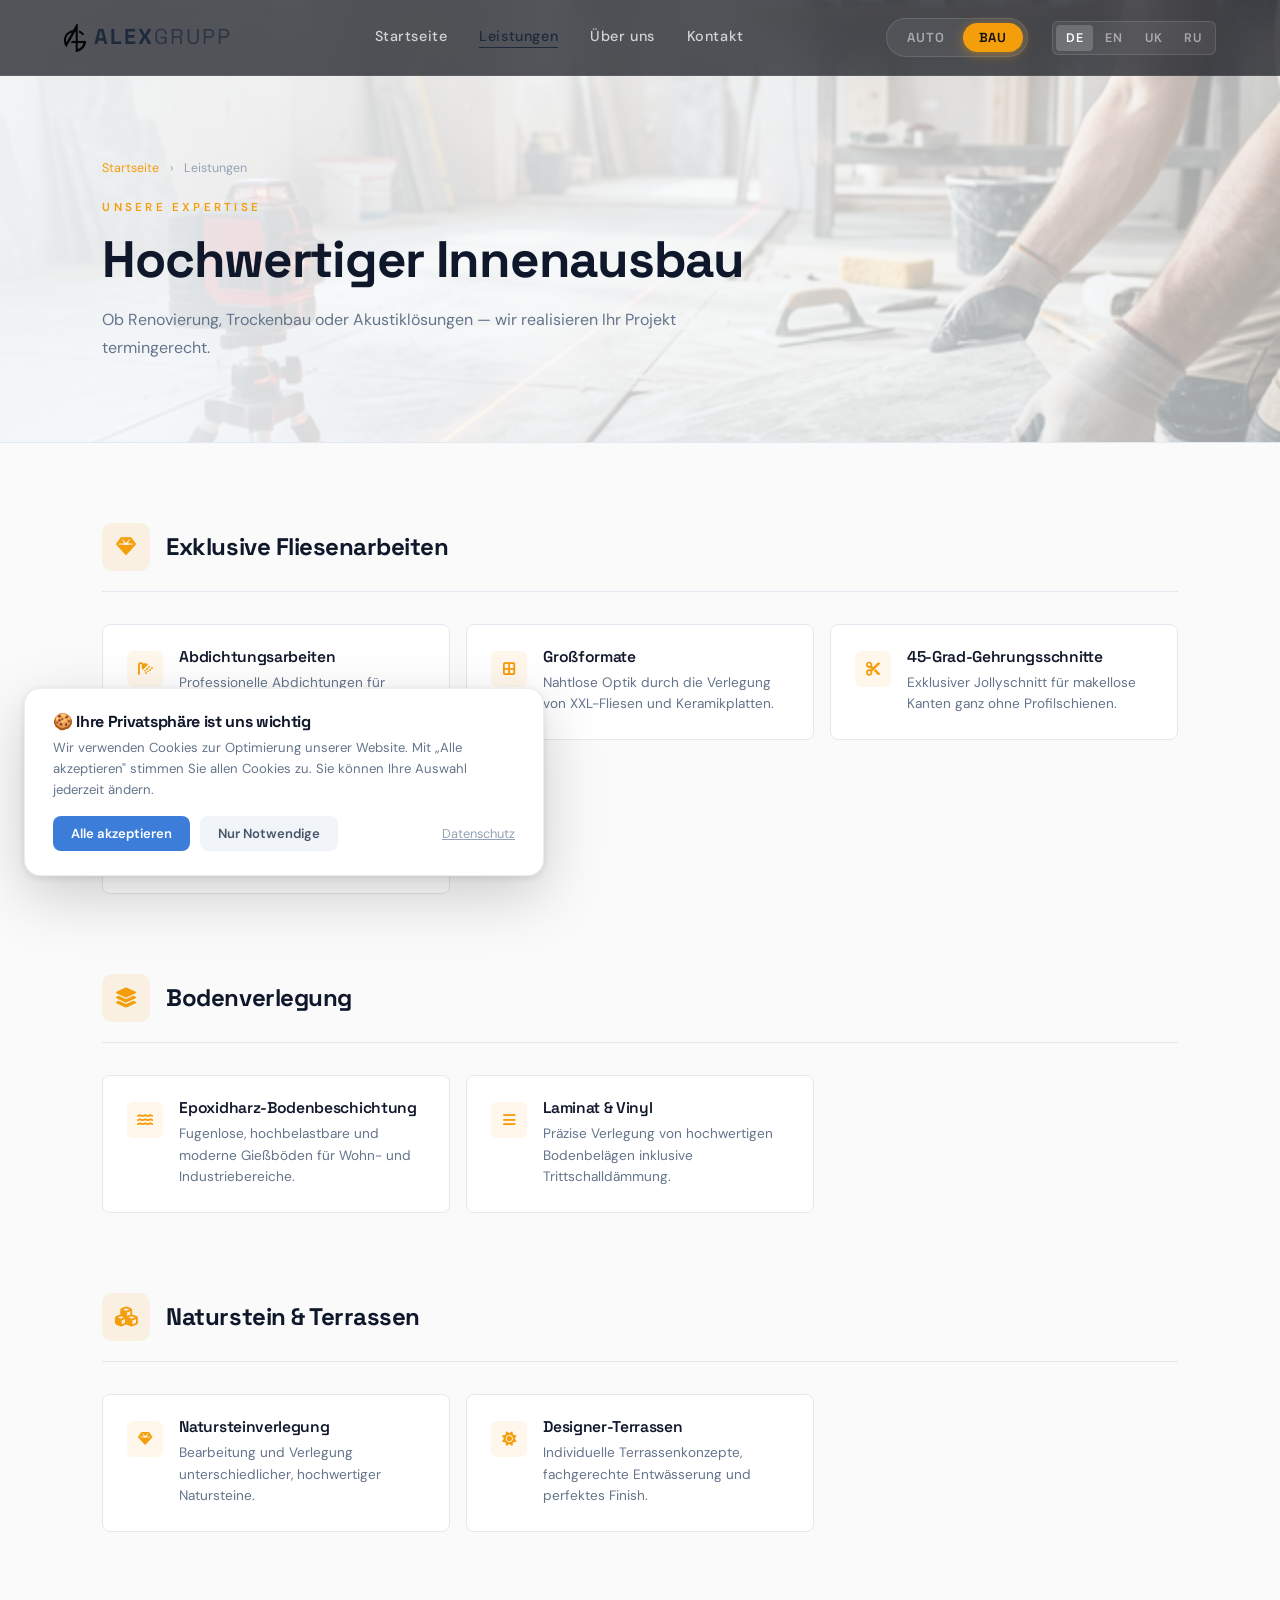
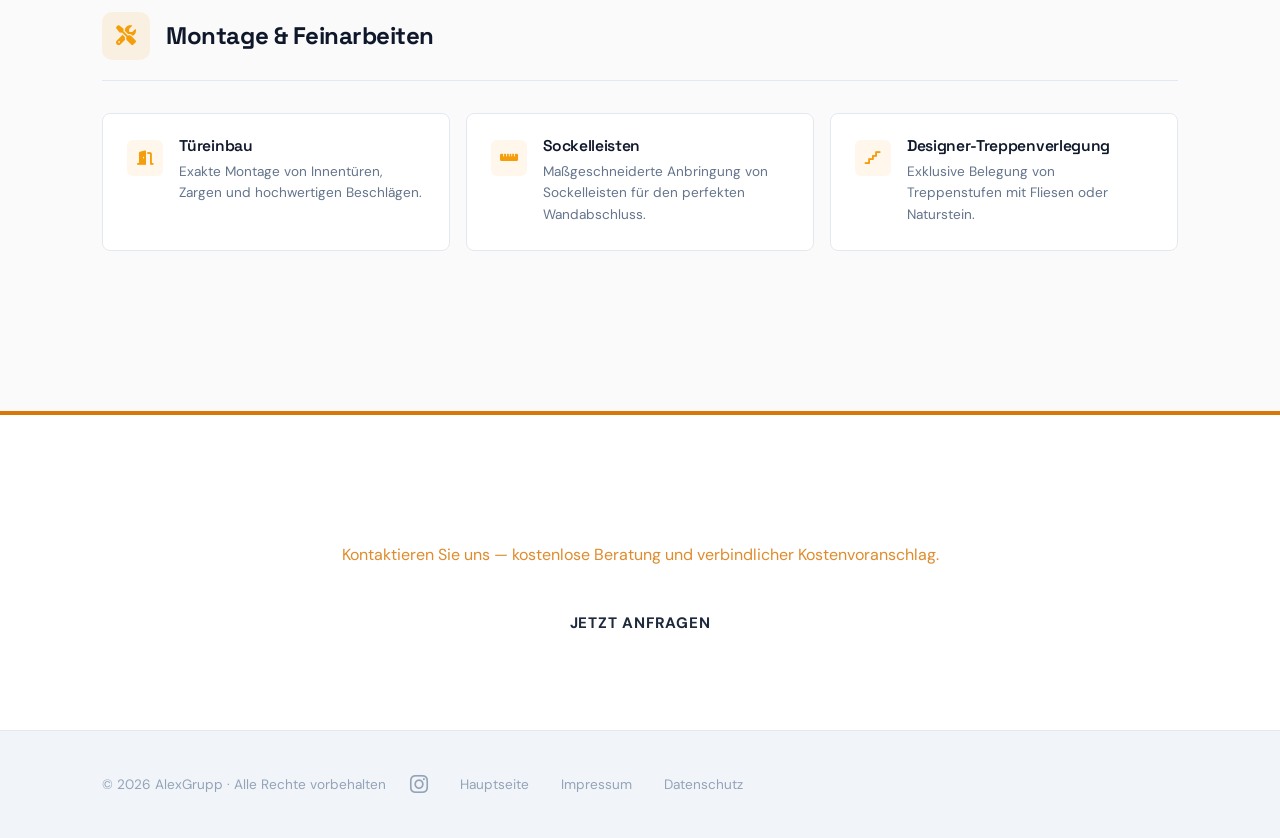
<file: bau/leistungen.html>
<!DOCTYPE html>
<html lang="de">

<head>
    <meta charset="UTF-8">
    <meta name="viewport" content="width=device-width, initial-scale=1.0">
    <title>Leistungen Innenausbau | AlexGrupp</title>
    <meta name="description"
        content="Alle Bauleistungen von AlexGrupp — Fliesenarbeiten, Renovierung, Umzug, Möbelmontage und mehr.">
    <link rel="preconnect" href="https://fonts.googleapis.com">
    <link rel="preconnect" href="https://fonts.gstatic.com" crossorigin>
    <link rel="stylesheet" href="https://cdnjs.cloudflare.com/ajax/libs/font-awesome/6.5.0/css/all.min.css"
        crossorigin="anonymous">
    <link rel="stylesheet" href="https://unpkg.com/aos@2.3.4/dist/aos.css">
    <link rel="stylesheet" href="../styles/global.css">
    <link rel="stylesheet" href="../styles/bau.css">
    <link rel="icon" href="../assets/Photopea Logo Black.png" type="image/png">
    <style>
        body {
            background: #fafafa;
            color: #1e293b;
        }

        .page-hero {
            position: relative;
            padding: 160px 8% 80px;
            min-height: 380px;
            background: #f8fafc;
            border-bottom: 1px solid #e2e8f0;
            overflow: hidden;
            display: flex;
            flex-direction: column;
            justify-content: flex-end;
        }

        .page-hero::before {
            content: '';
            position: absolute;
            top: 0;
            left: 0;
            right: 0;
            bottom: 0;
            background: linear-gradient(to right, rgba(248, 250, 252, 0.94) 0%, rgba(248, 250, 252, 0.65) 100%),
                url('../assets/bau-leistungen-hero.png') center/cover no-repeat;
            z-index: 0;
        }

        .page-hero>* {
            position: relative;
            z-index: 1;
        }

        @media (max-width: 768px) {
            .page-hero {
                padding: 120px 6% 60px;
                min-height: 300px;
            }
        }

        .breadcrumb {
            font-size: 0.78rem;
            color: #94a3b8;
            margin-bottom: 1.5rem;
        }

        .breadcrumb a {
            color: #f59e0b;
        }

        .breadcrumb span {
            margin: 0 0.5rem;
        }

        .eyebrow {
            font-size: 0.72rem;
            font-weight: 600;
            letter-spacing: 0.28em;
            text-transform: uppercase;
            color: #f59e0b;
            margin-bottom: 1rem;
            display: block;
        }

        .page-hero h1 {
            font-size: clamp(2rem, 4vw, 3.5rem);
            font-weight: 800;
            letter-spacing: -0.025em;
            color: #0f172a;
            margin-bottom: 1rem;
        }

        .page-hero p {
            font-size: 1rem;
            color: #64748b;
            max-width: 580px;
            line-height: 1.75;
        }

        .services-content {
            padding: 80px 8%;
            max-width: 1300px;
            margin: 0 auto;
        }

        .service-category {
            margin-bottom: 80px;
        }

        .category-header {
            display: flex;
            align-items: center;
            gap: 1rem;
            margin-bottom: 2rem;
            padding-bottom: 1.25rem;
            border-bottom: 1px solid #e2e8f0;
        }

        .category-icon {
            width: 48px;
            height: 48px;
            border-radius: 10px;
            background: rgba(245, 158, 11, 0.1);
            display: flex;
            align-items: center;
            justify-content: center;
            color: #f59e0b;
            font-size: 1.25rem;
            flex-shrink: 0;
        }

        .category-header h2 {
            font-size: 1.5rem;
            font-weight: 700;
            color: #0f172a;
        }

        .service-items {
            display: grid;
            grid-template-columns: repeat(auto-fill, minmax(280px, 1fr));
            gap: 1rem;
        }

        .service-item {
            background: #fff;
            border: 1px solid #e2e8f0;
            border-radius: 8px;
            padding: 1.5rem;
            display: flex;
            gap: 1rem;
            align-items: flex-start;
            transition: border-color 0.25s ease, box-shadow 0.25s ease;
        }

        .service-item:hover {
            border-color: #f59e0b;
            box-shadow: 0 4px 16px rgba(245, 158, 11, 0.1);
        }

        .service-item-icon {
            width: 36px;
            height: 36px;
            border-radius: 6px;
            background: rgba(245, 158, 11, 0.08);
            display: flex;
            align-items: center;
            justify-content: center;
            color: #f59e0b;
            font-size: 0.9rem;
            flex-shrink: 0;
            margin-top: 2px;
        }

        .service-item h4 {
            font-size: 0.975rem;
            font-weight: 600;
            color: #0f172a;
            margin-bottom: 0.3rem;
        }

        .service-item p {
            font-size: 0.85rem;
            color: #64748b;
            line-height: 1.6;
        }

        .cta-band {
            padding: 80px 8%;
            background: white;
            border-top: 4px solid #d97706;
            text-align: center;
        }

        .cta-band h2 {
            font-size: 2rem;
            font-weight: 800;
            color: #fff;
            margin-bottom: 0.75rem;
        }

        .cta-band p {
            color: rgba(217, 119, 6, 0.85);
            margin-bottom: 2rem;
        }

        .cta-band .btn {
            background: #fff;

            border-color: #fff;
            font-weight: 700;
        }

        .cta-band .btn:hover {
            background: #f0f0f0;
        }

        .site-footer {
            background: #f1f5f9;
            border-top: 1px solid #e2e8f0;
            color: #94a3b8;
        }

        .site-footer .footer-links a {
            color: #94a3b8;
        }

        .site-footer .footer-links a:hover {
            color: #0f172a;
        }
    </style>
</head>

<body>
    <header class="global-header" id="mainHeader">
        <div class="logo"><a href="../index.html"><img src="../assets/Photopea Logo Black.png" alt="AG"
                    class="logo-icon logo-icon-bau">ALEX<span>GRUPP</span></a></div>
        <nav class="header-nav">
            <a href="index.html" data-i18n="nav-start">Startseite</a>
            <a href="leistungen.html" class="active" data-i18n="nav-services">Leistungen</a>
            <a href="uber-uns.html" data-i18n="nav-about">Über uns</a>
            <a href="kontakt.html" data-i18n="nav-contact">Kontakt</a>
        </nav>
        <div class="header-controls">
            <div class="theme-switcher is-bau" id="themeSwitcher">
                <button class="switch-btn" onclick="location.href='../auto/leistungen.html'">Auto</button>
                <button class="switch-btn active">Bau</button>
            </div>
            <div id="langSwitcher"></div>
            <button class="burger-menu" id="burgerToggle">
                <span></span>
                <span></span>
                <span></span>
            </button>
        </div>
    </header>

    <section class="page-hero">
        <div data-aos="fade-down" data-aos-duration="1000">
            <div class="breadcrumb">
                <a href="index.html">Startseite</a>
                <span>›</span>
                Leistungen
            </div>
            <span class="eyebrow" data-i18n="bau-services-eyebrow">Unsere Expertise</span>
            <h1 data-i18n="bau-services-title">Hochwertiger Innenausbau</h1>
            <p>Ob Renovierung, Trockenbau oder Akustiklösungen — wir realisieren Ihr Projekt termingerecht.</p>
        </div>
    </section>

    <main class="services-content">

        <div class="service-category" data-aos="fade-up">
            <div class="category-header">
                <div class="category-icon"><i class="fas fa-gem"></i></div>
                <h2>Exklusive Fliesenarbeiten</h2>
            </div>
            <div class="service-items">
                <div class="service-item" data-modal="modal-fliesen" style="cursor: pointer;">
                    <div class="service-item-icon"><i class="fas fa-shower"></i></div>
                    <div>
                        <h4>Abdichtungsarbeiten</h4>
                        <p>Professionelle Abdichtungen für Nasszellen nach neuesten Standards.</p>
                    </div>
                </div>
                <div class="service-item" data-modal="modal-fliesen" style="cursor: pointer;">
                    <div class="service-item-icon"><i class="fas fa-border-all"></i></div>
                    <div>
                        <h4>Großformate</h4>
                        <p>Nahtlose Optik durch die Verlegung von XXL-Fliesen und Keramikplatten.</p>
                    </div>
                </div>
                <div class="service-item" data-modal="modal-fliesen" style="cursor: pointer;">
                    <div class="service-item-icon"><i class="fas fa-cut"></i></div>
                    <div>
                        <h4>45-Grad-Gehrungsschnitte</h4>
                        <p>Exklusiver Jollyschnitt für makellose Kanten ganz ohne Profilschienen.</p>
                    </div>
                </div>
                <div class="service-item" data-modal="modal-fliesen" style="cursor: pointer;">
                    <div class="service-item-icon"><i class="fas fa-link"></i></div>
                    <div>
                        <h4>Spezialanfertigungen</h4>
                        <p>Verdeckte Wandhaken, Epoxidharzfugen und Abwicklung von Großprojekten (1000+ m²).</p>
                    </div>
                </div>
            </div>
        </div>

        <div class="service-category" data-aos="fade-up">
            <div class="category-header">
                <div class="category-icon"><i class="fas fa-layer-group"></i></div>
                <h2>Bodenverlegung</h2>
            </div>
            <div class="service-items">
                <div class="service-item" data-modal="modal-boden" style="cursor: pointer;">
                    <div class="service-item-icon"><i class="fas fa-water"></i></div>
                    <div>
                        <h4>Epoxidharz-Bodenbeschichtung</h4>
                        <p>Fugenlose, hochbelastbare und moderne Gießböden für Wohn- und Industriebereiche.</p>
                    </div>
                </div>
                <div class="service-item" data-modal="modal-boden" style="cursor: pointer;">
                    <div class="service-item-icon"><i class="fas fa-bars"></i></div>
                    <div>
                        <h4>Laminat & Vinyl</h4>
                        <p>Präzise Verlegung von hochwertigen Bodenbelägen inklusive Trittschalldämmung.</p>
                    </div>
                </div>
            </div>
        </div>

        <div class="service-category" data-aos="fade-up">
            <div class="category-header">
                <div class="category-icon"><i class="fas fa-cubes"></i></div>
                <h2>Naturstein & Terrassen</h2>
            </div>
            <div class="service-items">
                <div class="service-item" data-modal="modal-naturstein" style="cursor: pointer;">
                    <div class="service-item-icon"><i class="fas fa-gem"></i></div>
                    <div>
                        <h4>Natursteinverlegung</h4>
                        <p>Bearbeitung und Verlegung unterschiedlicher, hochwertiger Natursteine.</p>
                    </div>
                </div>
                <div class="service-item" data-modal="modal-naturstein" style="cursor: pointer;">
                    <div class="service-item-icon"><i class="fas fa-sun"></i></div>
                    <div>
                        <h4>Designer-Terrassen</h4>
                        <p>Individuelle Terrassenkonzepte, fachgerechte Entwässerung und perfektes Finish.</p>
                    </div>
                </div>
            </div>
        </div>

        <div class="service-category" data-aos="fade-up">
            <div class="category-header">
                <div class="category-icon"><i class="fas fa-tools"></i></div>
                <h2>Montage & Feinarbeiten</h2>
            </div>
            <div class="service-items">
                <div class="service-item" data-modal="modal-feinarbeiten" style="cursor: pointer;">
                    <div class="service-item-icon"><i class="fas fa-door-open"></i></div>
                    <div>
                        <h4>Türeinbau</h4>
                        <p>Exakte Montage von Innentüren, Zargen und hochwertigen Beschlägen.</p>
                    </div>
                </div>
                <div class="service-item" data-modal="modal-feinarbeiten" style="cursor: pointer;">
                    <div class="service-item-icon"><i class="fas fa-ruler-horizontal"></i></div>
                    <div>
                        <h4>Sockelleisten</h4>
                        <p>Maßgeschneiderte Anbringung von Sockelleisten für den perfekten Wandabschluss.</p>
                    </div>
                </div>
                <div class="service-item" data-modal="modal-feinarbeiten" style="cursor: pointer;">
                    <div class="service-item-icon"><i class="fas fa-stairs"></i></div>
                    <div>
                        <h4>Designer-Treppenverlegung</h4>
                        <p>Exklusive Belegung von Treppenstufen mit Fliesen oder Naturstein.</p>
                    </div>
                </div>
            </div>
        </div>

    </main>

    <section class="cta-band">
        <h2>Interesse an einem Angebot?</h2>
        <p>Kontaktieren Sie uns — kostenlose Beratung und verbindlicher Kostenvoranschlag.</p>
        <a href="kontakt.html" class="btn">Jetzt anfragen</a>
    </section>
    <!-- Modals -->
    <div class="ag-modal-overlay" id="modal-fliesen">
        <div class="ag-modal-content">
            <div class="ag-modal-close"><i class="fas fa-times"></i></div>
            <div class="ag-modal-header">
                <h3>Exklusive Fliesenarbeiten</h3>
            </div>
            <div class="ag-modal-body">
                <p>Wir realisieren individuelle und anspruchsvolle Fliesenprojekte jeder Größenordnung.</p>
                <ul>
                    <li><strong>Abdichtungsarbeiten</strong> nach aktuellen Standards</li>
                    <li>Verlegung von <strong>Großformaten</strong> für nahtlose Optik</li>
                    <li>Besondere <strong>45-Grad-Gehrungsschnitte</strong> (Jollyschnitt) für makellose Kanten</li>
                    <li>Einbau von <strong>verdeckten Wandhaken</strong> (z.B. für Handtücher in der Dusche)</li>
                    <li>Hochbelastbare <strong>Epoxidharzfugen</strong></li>
                    <li>Übernahme von <strong>Großprojekten</strong> (z.B. 1000+ m²)</li>
                </ul>
                <p style="font-size:0.85rem; color:#64748b; margin-top:20px;">
                    <em>Hinweis: Für ein detailliertes Angebot zu Ihrem Bauvorhaben, füllen Sie bitte unser Kontaktformular aus. Wir melden uns umgehend bei Ihnen für eine präzise Kalkulation.</em>
                </p>
            </div>
            <div class="ag-modal-action">
                <a href="kontakt.html" class="btn btn-primary-bau">Projekt anfragen</a>
            </div>
        </div>
    </div>

    <div class="ag-modal-overlay" id="modal-boden">
        <div class="ag-modal-content">
            <div class="ag-modal-close"><i class="fas fa-times"></i></div>
            <div class="ag-modal-header">
                <h3>Bodenverlegung</h3>
            </div>
            <div class="ag-modal-body">
                <p>Der richtige Boden prägt das Raumgefühl. Wir verlegen fachgerecht und sauber:</p>
                <ul>
                    <li>Hochwertiges <strong>Laminat</strong> und Vinyl</li>
                    <li>Fugenlose <strong>Epoxidharz-Bodenbeschichtungen</strong> für moderne, pflegeleichte Industrie- oder Wohnräume</li>
                    <li>Untergrundvorbereitung und Trittschalldämmung</li>
                </ul>
                <p style="font-size:0.85rem; color:#64748b; margin-top:20px;">
                    <em>Hinweis: Für ein detailliertes Angebot zu Ihrem Bauvorhaben, füllen Sie bitte unser Kontaktformular aus. Wir melden uns umgehend bei Ihnen für eine präzise Kalkulation.</em>
                </p>
            </div>
            <div class="ag-modal-action">
                <a href="kontakt.html" class="btn btn-primary-bau">Projekt anfragen</a>
            </div>
        </div>
    </div>

    <div class="ag-modal-overlay" id="modal-naturstein">
        <div class="ag-modal-content">
            <div class="ag-modal-close"><i class="fas fa-times"></i></div>
            <div class="ag-modal-header">
                <h3>Naturstein & Terrassen</h3>
            </div>
            <div class="ag-modal-body">
                <p>Naturstein verleiht jedem Bereich eine zeitlose Eleganz und Beständigkeit.</p>
                <ul>
                    <li>Verlegung unterschiedlichster Arten von <strong>Natursteinen</strong></li>
                    <li>Gestaltung und Konstruktion von <strong>Designer-Terrassen</strong></li>
                    <li>Präzise Anpassung an örtliche Gegebenheiten (Gefälle, Entwässerung)</li>
                </ul>
                <p style="font-size:0.85rem; color:#64748b; margin-top:20px;">
                    <em>Hinweis: Für ein detailliertes Angebot zu Ihrem Bauvorhaben, füllen Sie bitte unser Kontaktformular aus. Wir melden uns umgehend bei Ihnen für eine präzise Kalkulation.</em>
                </p>
            </div>
            <div class="ag-modal-action">
                <a href="kontakt.html" class="btn btn-primary-bau">Projekt anfragen</a>
            </div>
        </div>
    </div>

    <div class="ag-modal-overlay" id="modal-feinarbeiten">
        <div class="ag-modal-content">
            <div class="ag-modal-close"><i class="fas fa-times"></i></div>
            <div class="ag-modal-header">
                <h3>Montage & Feinarbeiten</h3>
            </div>
            <div class="ag-modal-body">
                <p>Die Qualität eines Innenausbaus zeigt sich im Detail. Wir übernehmen erstklassige Feinarbeiten:</p>
                <ul>
                    <li>Fachgerechte <strong>Türenmontage</strong></li>
                    <li>Maßgefertigte Anbringung von <strong>Sockelleisten</strong></li>
                    <li>Präzise und elegante <strong>Designer-Treppenverlegung</strong></li>
                    <li>Kleinere Ausbesserungen und Anpassungsarbeiten</li>
                </ul>
                <p style="font-size:0.85rem; color:#64748b; margin-top:20px;">
                    <em>Hinweis: Für ein detailliertes Angebot zu Ihrem Bauvorhaben, füllen Sie bitte unser Kontaktformular aus. Wir melden uns umgehend bei Ihnen für eine präzise Kalkulation.</em>
                </p>
            </div>
            <div class="ag-modal-action">
                <a href="kontakt.html" class="btn btn-primary-bau">Projekt anfragen</a>
            </div>
        </div>
    </div>
    <!-- Footer -->
    <footer class="site-footer section" style="padding:40px 8%;">
        <div style="display:flex; justify-content:space-between; align-items:center; flex-wrap: wrap; gap: 1.5rem;">
            <p style="margin:0;">&copy; 2026 AlexGrupp &middot; Alle Rechte vorbehalten</p>
            <div style="display: flex; align-items: center; gap: 2rem; flex-wrap: wrap;">
                <div class="social-links" style="display:flex; gap: 1rem; align-items: center;">
                    <a href="https://www.instagram.com/alexgrupp.innenausbau/" target="_blank" rel="noopener"
                        aria-label="Instagram" style="color: #94a3b8; font-size: 1.3rem; transition: color 0.2s;"
                        onmouseover="this.style.color='#E1306C'" onmouseout="this.style.color='#94a3b8'">
                        <i class="fab fa-instagram"></i>
                    </a>
                </div>
                <div class="footer-links">
                    <a href="../index.html">Hauptseite</a>
                    <a href="../legal/impressum.html">Impressum</a>
                    <a href="../legal/datenschutz.html">Datenschutz</a>
                </div>
            </div>
        </div>
    </footer>

    <script src="https://unpkg.com/aos@2.3.4/dist/aos.js"></script>
    <script src="../js/i18n.js"></script>
    <script src="../js/components/smart-header.js"></script>
    <script src="../js/components/modal.js"></script>
    <script>
        AOS.init({ duration: 650, easing: 'ease-out-cubic', once: true, offset: 80, startEvent: 'DOMContentLoaded' });
    </script>
</body>

</html>
</file>
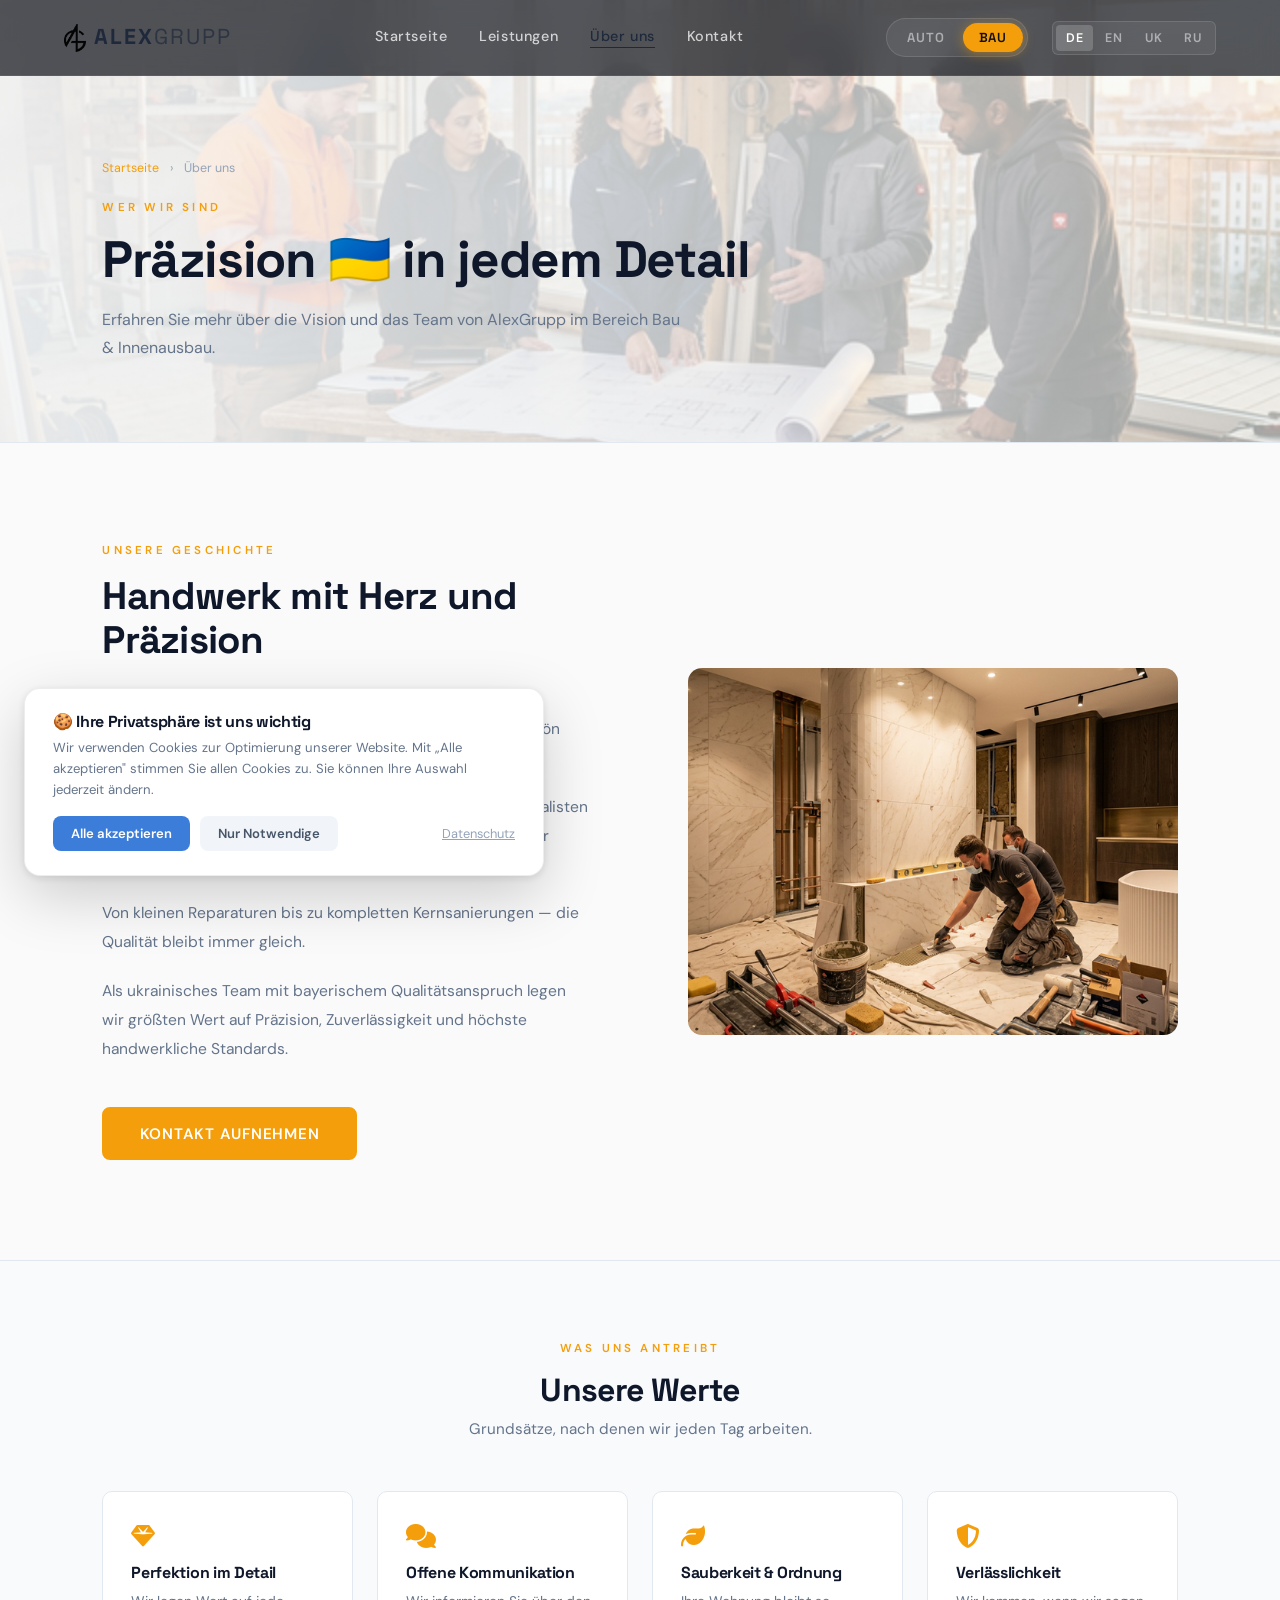
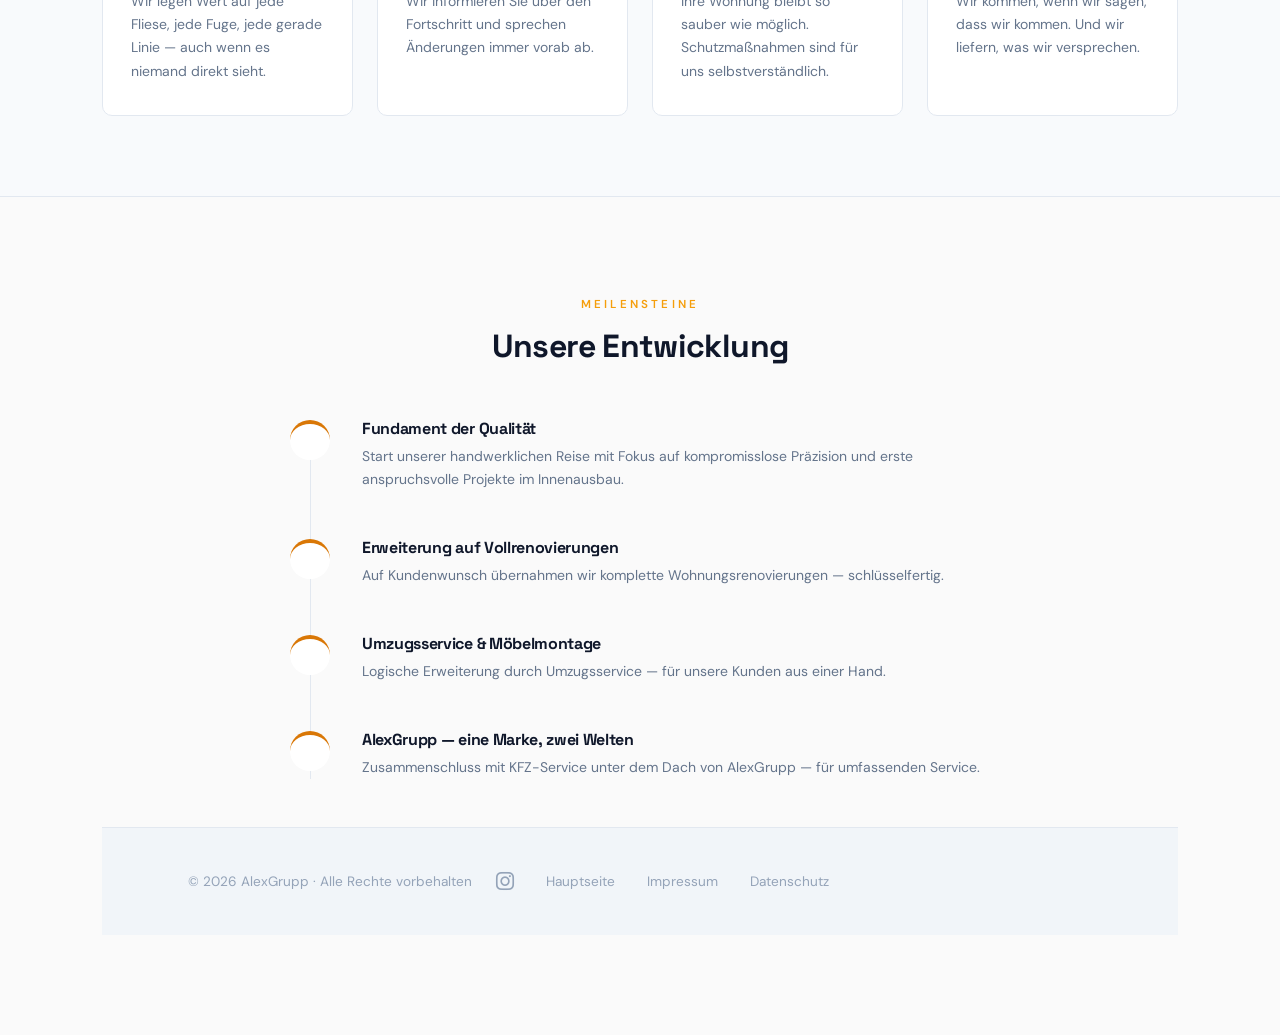
<file: bau/uber-uns.html>
<!DOCTYPE html>
<html lang="de">

<head>
    <meta charset="UTF-8">
    <meta name="viewport" content="width=device-width, initial-scale=1.0">
    <title>Über uns | AlexGrupp Innenausbau</title>
    <meta name="description"
        content="Lernen Sie das AlexGrupp Bau-Team kennen — erfahrene Handwerker mit Leidenschaft für Details.">
    <link rel="preconnect" href="https://fonts.googleapis.com">
    <link rel="preconnect" href="https://fonts.gstatic.com" crossorigin>
    <link rel="stylesheet" href="https://cdnjs.cloudflare.com/ajax/libs/font-awesome/6.5.0/css/all.min.css"
        crossorigin="anonymous">
    <link rel="stylesheet" href="https://unpkg.com/aos@2.3.4/dist/aos.css">
    <link rel="stylesheet" href="../styles/global.css">
    <link rel="stylesheet" href="../styles/bau.css">
    <link rel="icon" href="../assets/Photopea Logo Black.png" type="image/png">
    <style>
        body {
            background: #fafafa;
            color: #1e293b;
        }

        .page-hero {
            position: relative;
            padding: 160px 8% 80px;
            min-height: 380px;
            background: #f8fafc;
            border-bottom: 1px solid #e2e8f0;
            overflow: hidden;
            display: flex;
            flex-direction: column;
            justify-content: flex-end;
        }

        .page-hero::before {
            content: '';
            position: absolute;
            top: 0;
            left: 0;
            right: 0;
            bottom: 0;
            background: linear-gradient(to right, rgba(248, 250, 252, 0.93) 0%, rgba(248, 250, 252, 0.63) 100%),
                url('../assets/bau-uber-uns-hero.png') center/cover no-repeat;
            z-index: 0;
        }

        .page-hero>* {
            position: relative;
            z-index: 1;
        }

        @media (max-width: 768px) {
            .page-hero {
                padding: 120px 6% 60px;
                min-height: 300px;
            }
        }

        .breadcrumb {
            font-size: 0.78rem;
            color: #94a3b8;
            margin-bottom: 1.5rem;
        }

        .breadcrumb a {
            color: #f59e0b;
        }

        .breadcrumb span {
            margin: 0 0.5rem;
        }

        .eyebrow {
            font-size: 0.72rem;
            font-weight: 600;
            letter-spacing: 0.28em;
            text-transform: uppercase;
            color: #f59e0b;
            margin-bottom: 1rem;
            display: block;
        }

        .page-hero h1 {
            font-size: clamp(2rem, 4vw, 3.5rem);
            font-weight: 800;
            letter-spacing: -0.025em;
            color: #0f172a;
            margin-bottom: 1rem;
        }

        .page-hero p {
            font-size: 1rem;
            color: #64748b;
            max-width: 580px;
            line-height: 1.75;
        }

        .about-intro {
            padding: 100px 8%;
            background: #fafafa;
        }

        .about-intro-inner {
            display: grid;
            grid-template-columns: 1fr 1fr;
            gap: 6rem;
            align-items: center;
            max-width: 1200px;
            margin: 0 auto;
        }

        .about-intro img {
            width: 100%;
            border-radius: 14px;
            aspect-ratio: 4/3;
            object-fit: cover;
        }

        .about-text h2 {
            font-size: clamp(1.8rem, 3vw, 2.8rem);
            font-weight: 800;
            color: #0f172a;
            line-height: 1.15;
            margin-bottom: 1.5rem;
            letter-spacing: -0.02em;
        }

        .about-text p {
            font-size: 0.975rem;
            color: #64748b;
            line-height: 1.85;
            margin-bottom: 1.25rem;
        }

        .values-section {
            padding: 80px 8%;
            background: #f8fafc;
            border-top: 1px solid #e2e8f0;
        }

        .section-head {
            text-align: center;
        }

        .section-head h2 {
            font-size: 2rem;
            font-weight: 700;
            color: #0f172a;
            margin-bottom: 0.5rem;
        }

        .section-head p {
            font-size: 0.95rem;
            color: #64748b;
            max-width: 500px;
            margin: 0 auto;
            line-height: 1.7;
        }

        .values-grid {
            display: grid;
            grid-template-columns: repeat(auto-fit, minmax(220px, 1fr));
            gap: 1.5rem;
            max-width: 1200px;
            margin: 3rem auto 0;
        }

        .value-card {
            background: #fff;
            border: 1px solid #e2e8f0;
            border-radius: 10px;
            padding: 2rem 1.75rem;
        }

        .value-card i {
            font-size: 1.5rem;
            color: #f59e0b;
            margin-bottom: 1rem;
            display: block;
        }

        .value-card h4 {
            font-size: 1rem;
            font-weight: 700;
            color: #0f172a;
            margin-bottom: 0.5rem;
        }

        .value-card p {
            font-size: 0.875rem;
            color: #64748b;
            line-height: 1.65;
        }

        .timeline-section {
            padding: 100px 8%;
            background: #fafafa;
            border-top: 1px solid #e2e8f0;
        }

        .timeline {
            max-width: 700px;
            margin: 3.5rem auto 0;
            position: relative;
        }

        .timeline::before {
            content: '';
            position: absolute;
            left: 20px;
            top: 0;
            bottom: 0;
            width: 1px;
            background: #e2e8f0;
        }

        .timeline-item {
            display: flex;
            gap: 2rem;
            margin-bottom: 3rem;
        }

        .timeline-dot {
            width: 40px;
            height: 40px;
            border-radius: 50%;
            background: white;
            border-top: 4px solid #d97706;
            display: flex;
            align-items: center;
            justify-content: center;
            font-size: 0.75rem;
            font-weight: 700;
            color: #fff;
            flex-shrink: 0;
            z-index: 1;
        }

        .timeline-content h4 {
            font-size: 1rem;
            font-weight: 700;
            color: #0f172a;
            margin-bottom: 0.4rem;
        }

        .timeline-content p {
            font-size: 0.875rem;
            color: #64748b;
            line-height: 1.65;
        }

        .site-footer {
            background: #f1f5f9;
            border-top: 1px solid #e2e8f0;
            color: #94a3b8;
        }

        .site-footer .footer-links a {
            color: #94a3b8;
        }

        .site-footer .footer-links a:hover {
            color: #0f172a;
        }

        @media (max-width: 900px) {
            .about-intro-inner {
                grid-template-columns: 1fr;
                gap: 3rem;
            }
        }
    </style>
</head>

<body>
    <header class="global-header" id="mainHeader">
        <div class="logo"><a href="../index.html"><img src="../assets/Photopea Logo Black.png" alt="AG"
                    class="logo-icon logo-icon-bau">ALEX<span>GRUPP</span></a></div>
        <nav class="header-nav">
            <a href="index.html" data-i18n="nav-start">Startseite</a>
            <a href="leistungen.html" data-i18n="nav-services">Leistungen</a>
            <a href="uber-uns.html" class="active" data-i18n="nav-about">Über uns</a>
            <a href="kontakt.html" data-i18n="nav-contact">Kontakt</a>
        </nav>
        <div class="header-controls">
            <div class="theme-switcher is-bau" id="themeSwitcher">
                <button class="switch-btn" onclick="location.href='../auto/uber-uns.html'">Auto</button>
                <button class="switch-btn active">Bau</button>
            </div>
            <div id="langSwitcher"></div>
            <button class="burger-menu" id="burgerToggle">
                <span></span>
                <span></span>
                <span></span>
            </button>
        </div>
    </header>

    <section class="page-hero">
        <div data-aos="fade-down" data-aos-duration="1000">
            <div class="breadcrumb">
                <a href="index.html">Startseite</a>
                <span>›</span>
                Über uns
            </div>
            <span class="eyebrow" data-i18n="bau-about-eyebrow">Wer wir sind</span>
            <h1 data-i18n="bau-about-title">Präzision 🇺🇦 in jedem Detail</h1>
            <p>Erfahren Sie mehr über die Vision und das Team von AlexGrupp im Bereich Bau & Innenausbau.</p>
        </div>
    </section>

    <section class="about-intro">
        <div class="about-intro-inner">
            <div class="about-text" data-aos="fade-right">
                <span class="eyebrow">Unsere Geschichte</span>
                <h2>Handwerk mit Herz und Präzision</h2>
                <p>AlexGrupp Bau entstand aus der Überzeugung, dass gute Handwerksarbeit mehr ist als nur Funktionalität
                    — sie soll schön sein, lange halten und Freude bereiten.</p>
                <p>Unser Team aus erfahrenen Fliesenlegern, Renovierungsspezialisten und Umzugshelfern arbeitet nach
                    einem klaren Grundsatz: Wir behandeln jede Wohnung, als wäre es unsere eigene.</p>
                <p>Von kleinen Reparaturen bis zu kompletten Kernsanierungen — die Qualität bleibt immer gleich.</p>
                <p>Als ukrainisches Team mit bayerischem Qualitätsanspruch legen wir größten Wert auf Präzision, Zuverlässigkeit und höchste handwerkliche Standards.</p>
                <a href="kontakt.html" class="btn btn-primary-bau"
                    style="margin-top:1.5rem; display:inline-flex;">Kontakt aufnehmen</a>
            </div>
            <div class="interactive-img-container" data-aos="fade-left">
                <img src="../assets/bau_hero.png" alt="AlexGrupp Innenausbau Team" class="interactive-img">
            </div>
        </div>
    </section>

    <section class="values-section">
        <div class="section-head" data-aos="fade-up">
            <span class="eyebrow">Was uns antreibt</span>
            <h2>Unsere Werte</h2>
            <p>Grundsätze, nach denen wir jeden Tag arbeiten.</p>
        </div>
        <div class="values-grid">
            <div class="value-card" data-aos="fade-up" data-aos-delay="0">
                <i class="fas fa-gem"></i>
                <h4>Perfektion im Detail</h4>
                <p>Wir legen Wert auf jede Fliese, jede Fuge, jede gerade Linie — auch wenn es niemand direkt sieht.</p>
            </div>
            <div class="value-card" data-aos="fade-up" data-aos-delay="80">
                <i class="fas fa-comments"></i>
                <h4>Offene Kommunikation</h4>
                <p>Wir informieren Sie über den Fortschritt und sprechen Änderungen immer vorab ab.</p>
            </div>
            <div class="value-card" data-aos="fade-up" data-aos-delay="160">
                <i class="fas fa-leaf"></i>
                <h4>Sauberkeit & Ordnung</h4>
                <p>Ihre Wohnung bleibt so sauber wie möglich. Schutzmaßnahmen sind für uns selbstverständlich.</p>
            </div>
            <div class="value-card" data-aos="fade-up" data-aos-delay="240">
                <i class="fas fa-shield-halved"></i>
                <h4>Verlässlichkeit</h4>
                <p>Wir kommen, wenn wir sagen, dass wir kommen. Und wir liefern, was wir versprechen.</p>
            </div>
        </div>
    </section>

    <section class="timeline-section">
        <div class="section-head" data-aos="fade-up">
            <span class="eyebrow">Meilensteine</span>
            <h2>Unsere Entwicklung</h2>
        </div>
        <div class="timeline">
            <div class="timeline-item" data-aos="fade-up" data-aos-delay="0">
                <div class="timeline-dot">1</div>
                <div class="timeline-content">
                    <h4>Fundament der Qualität</h4>
                    <p>Start unserer handwerklichen Reise mit Fokus auf kompromisslose Präzision und erste anspruchsvolle Projekte im Innenausbau.</p>
                </div>
            </div>
            <div class="timeline-item" data-aos="fade-up" data-aos-delay="80">
                <div class="timeline-dot">2</div>
                <div class="timeline-content">
                    <h4>Erweiterung auf Vollrenovierungen</h4>
                    <p>Auf Kundenwunsch übernahmen wir komplette Wohnungsrenovierungen — schlüsselfertig.</p>
                </div>
            </div>
            <div class="timeline-item" data-aos="fade-up" data-aos-delay="160">
                <div class="timeline-dot">3</div>
                <div class="timeline-content">
                    <h4>Umzugsservice & Möbelmontage</h4>
                    <p>Logische Erweiterung durch Umzugsservice — für unsere Kunden aus einer Hand.</p>
                </div>
            </div>
            <div class="timeline-item" data-aos="fade-up" data-aos-delay="240">
                <div class="timeline-dot">4</div>
                <div class="timeline-content">
                    <h4>AlexGrupp — eine Marke, zwei Welten</h4>
                    <p>Zusammenschluss mit KFZ-Service unter dem Dach von AlexGrupp — für umfassenden Service.</p>
                </div>
            </div>
        </div>
        <!-- Footer -->
        <footer class="site-footer section" style="padding:40px 8%;">
            <div style="display:flex; justify-content:space-between; align-items:center; flex-wrap: wrap; gap: 1.5rem;">
                <p style="margin:0;">&copy; 2026 AlexGrupp &middot; Alle Rechte vorbehalten</p>
                <div style="display: flex; align-items: center; gap: 2rem; flex-wrap: wrap;">
                    <div class="social-links" style="display:flex; gap: 1rem; align-items: center;">
                        <a href="https://www.instagram.com/alexgrupp.innenausbau/" target="_blank" rel="noopener"
                            aria-label="Instagram" style="color: #94a3b8; font-size: 1.3rem; transition: color 0.2s;"
                            onmouseover="this.style.color='#E1306C'" onmouseout="this.style.color='#94a3b8'">
                            <i class="fab fa-instagram"></i>
                        </a>
                    </div>
                    <div class="footer-links">
                        <a href="../index.html">Hauptseite</a>
                        <a href="../legal/impressum.html">Impressum</a>
                        <a href="../legal/datenschutz.html">Datenschutz</a>
                    </div>
                </div>
            </div>
        </footer>

        <script src="https://unpkg.com/aos@2.3.4/dist/aos.js"></script>
        <script src="../js/i18n.js"></script>
        <script src="../js/components/smart-header.js"></script>
        <script>
            AOS.init({ duration: 650, easing: 'ease-out-cubic', once: true, offset: 80, startEvent: 'DOMContentLoaded' });
        </script>
</body>

</html>
</file>
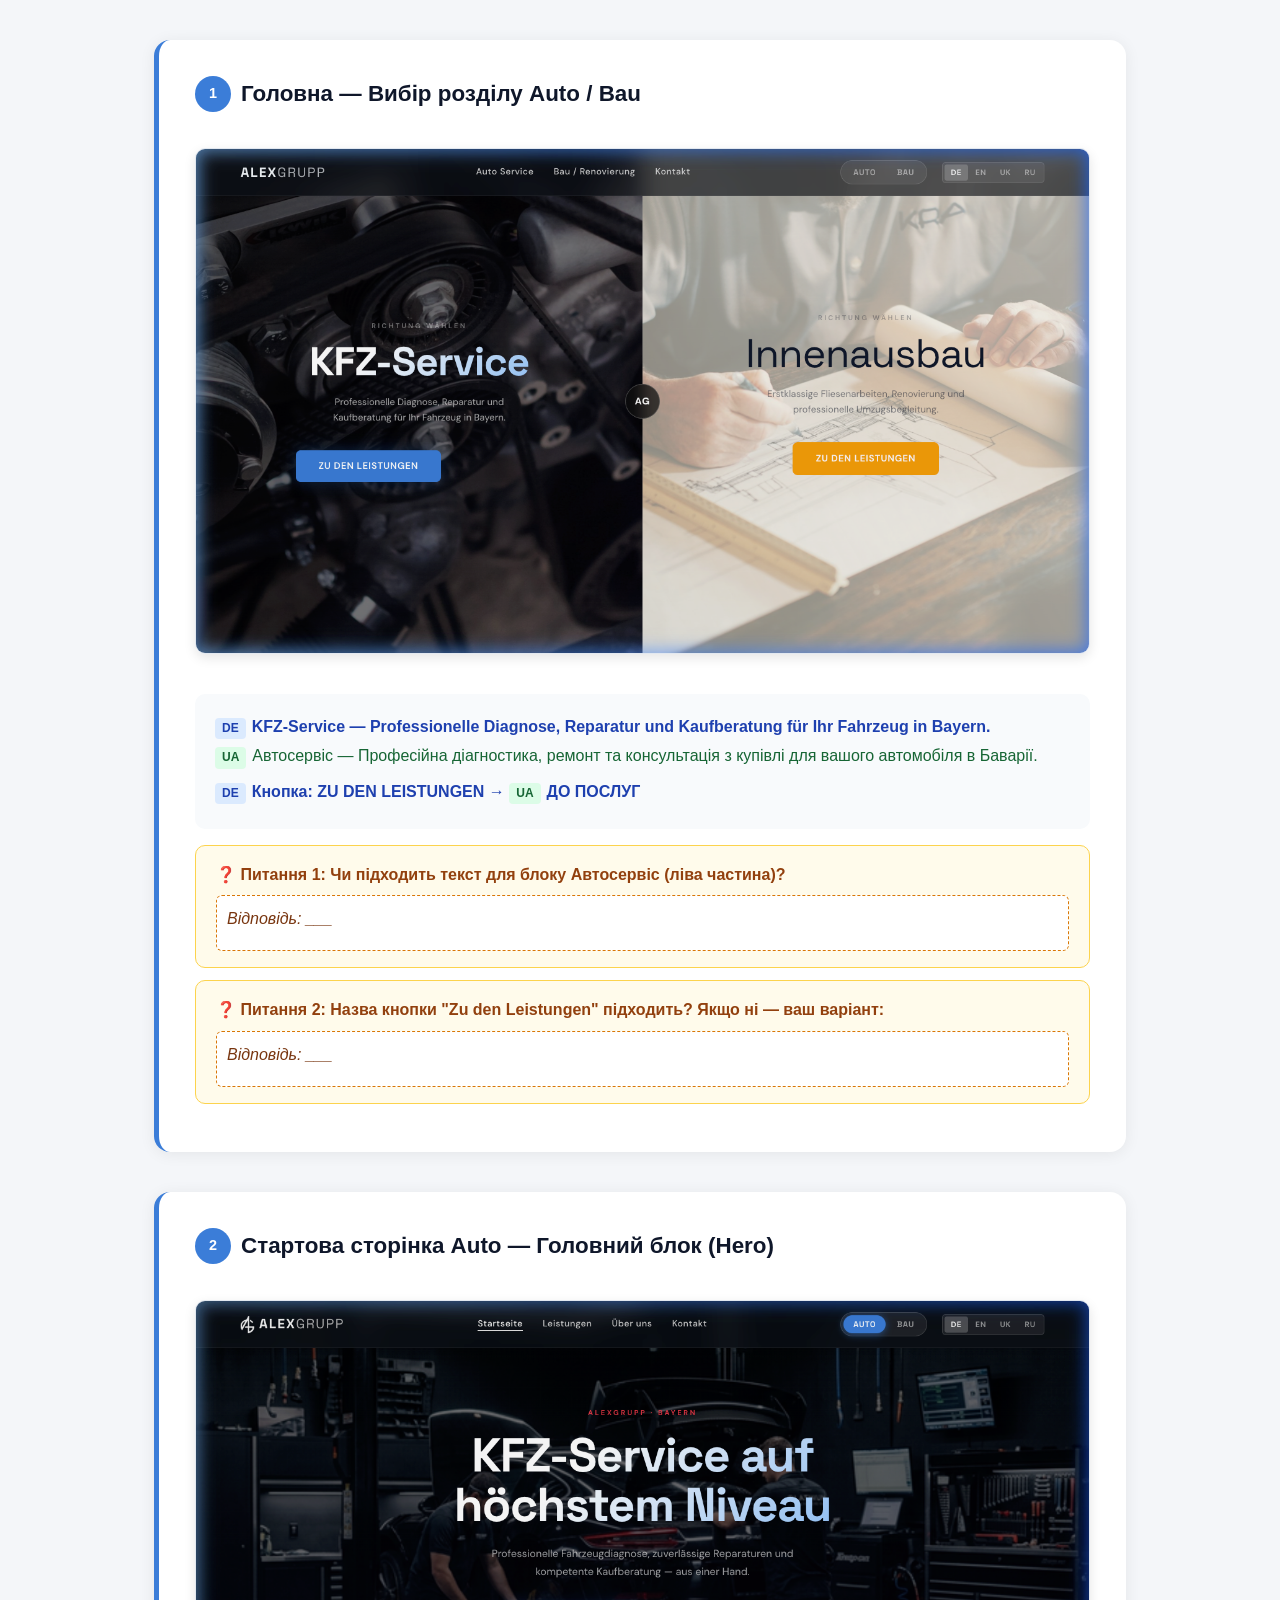
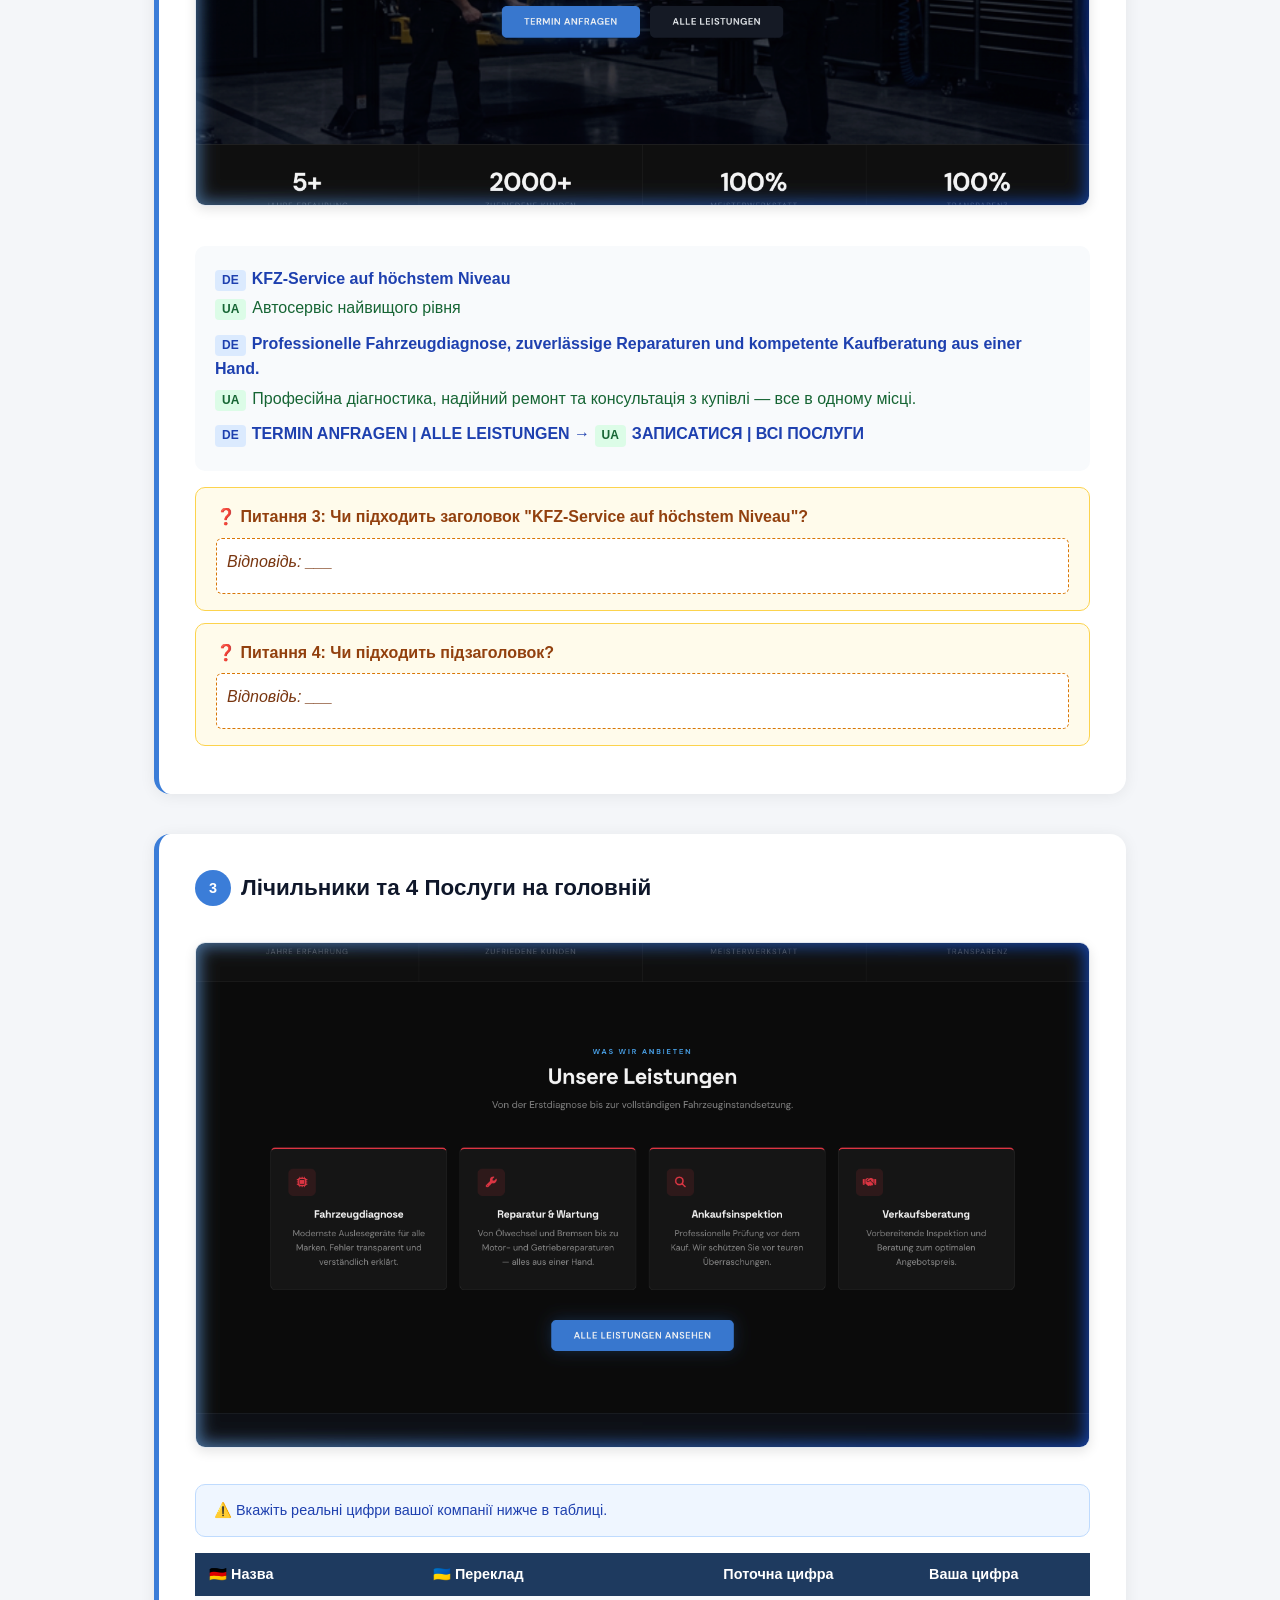
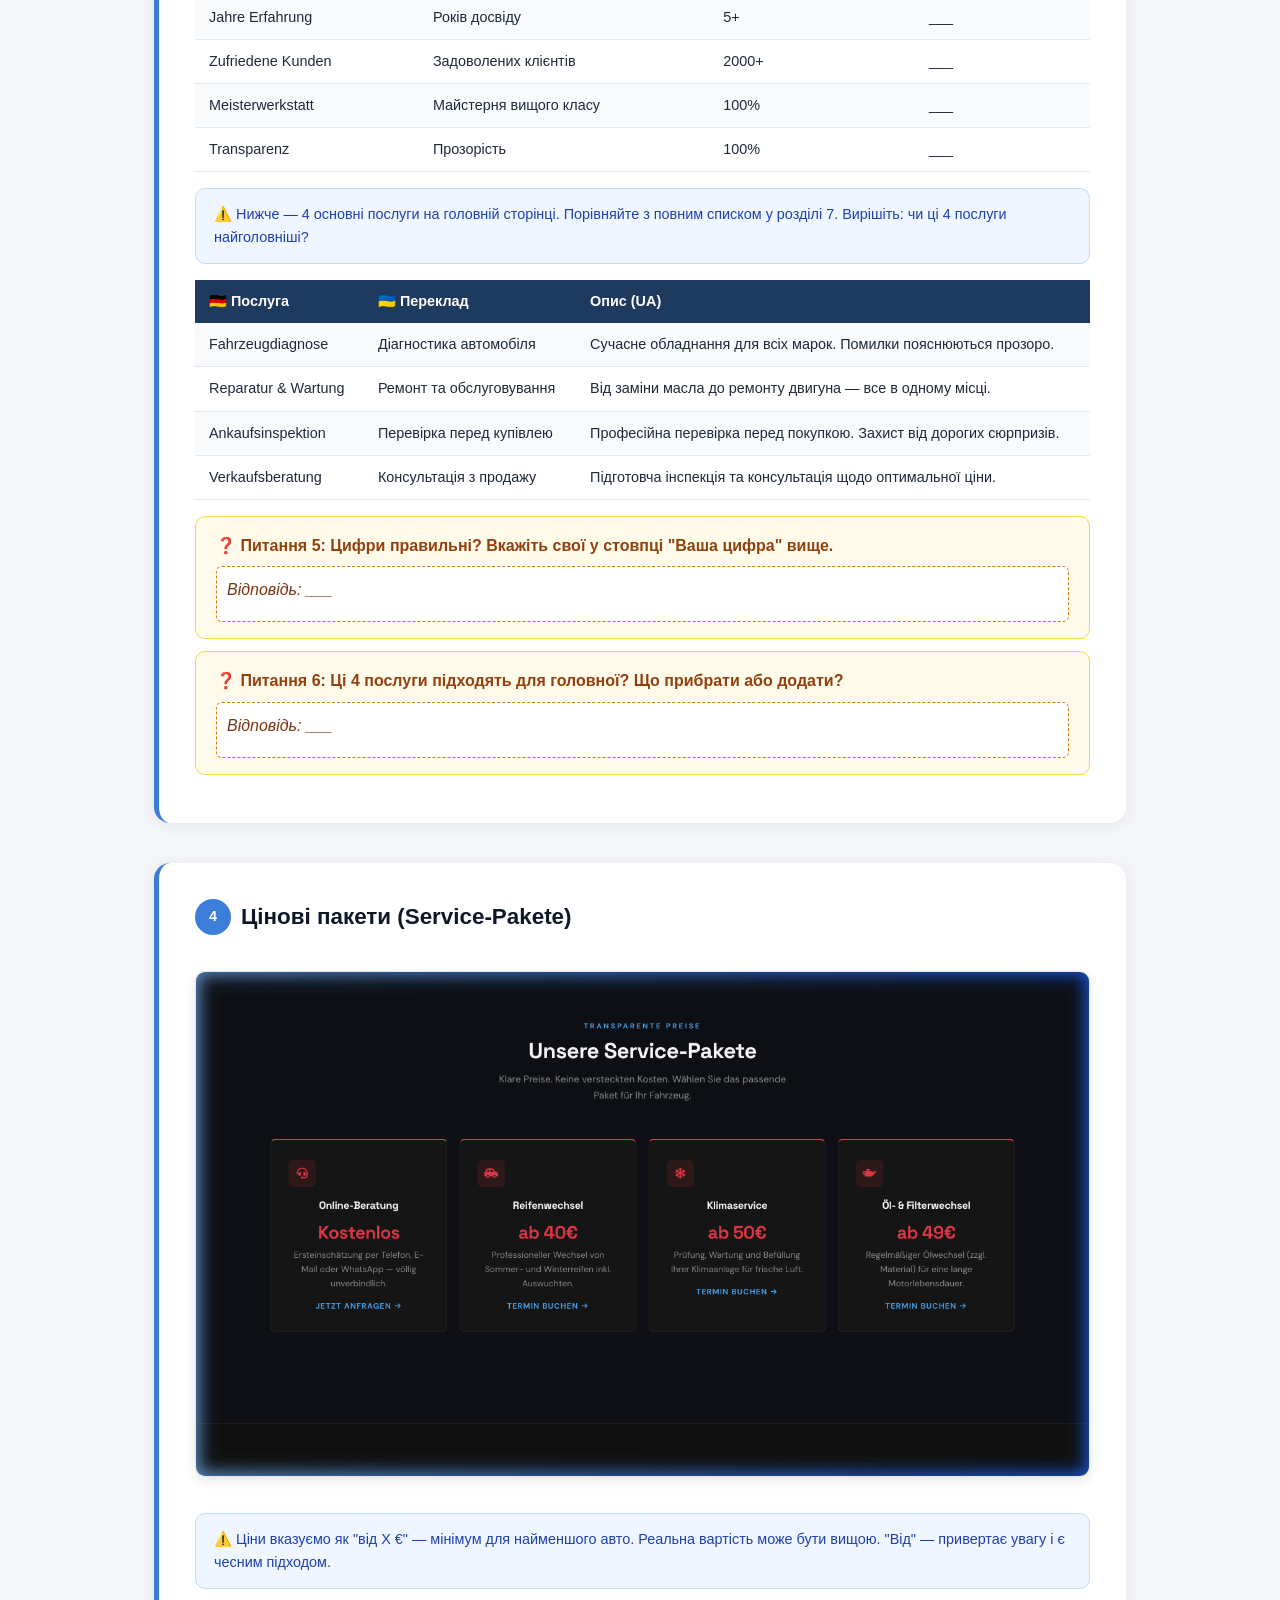
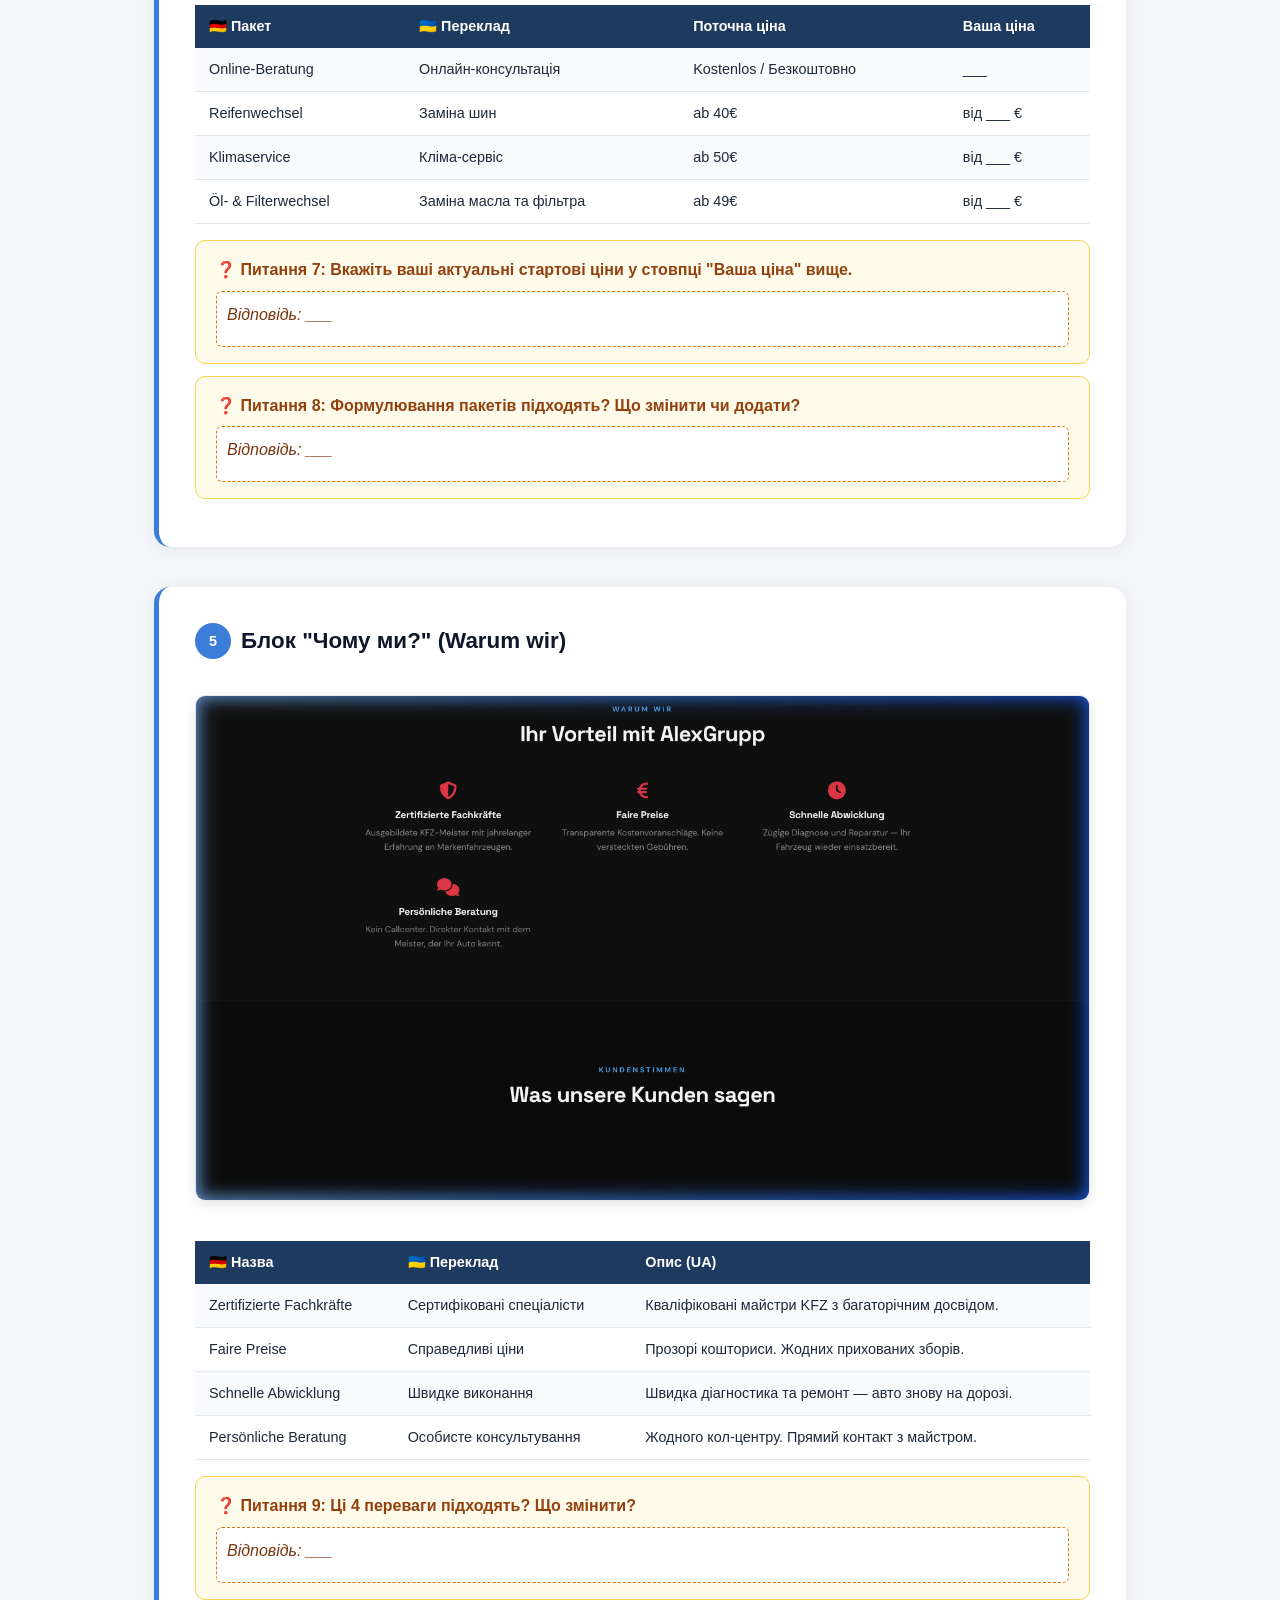
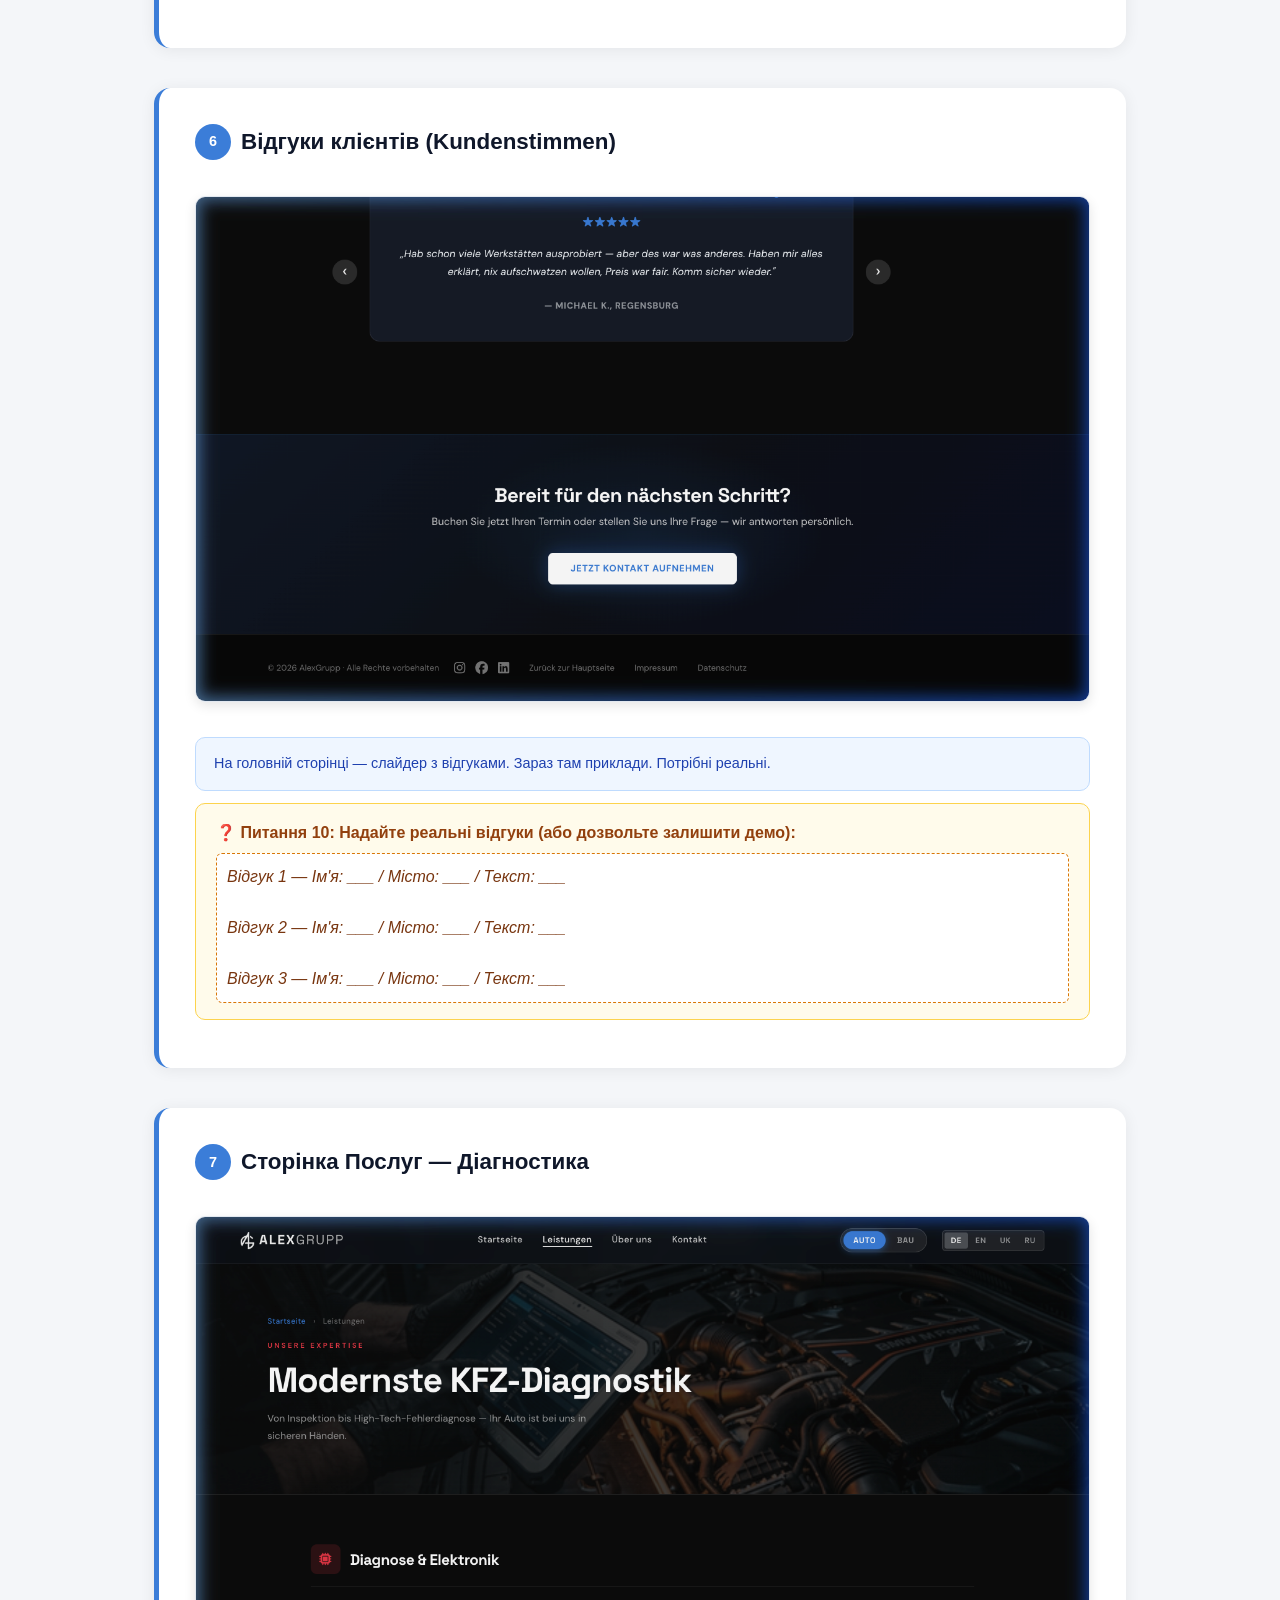
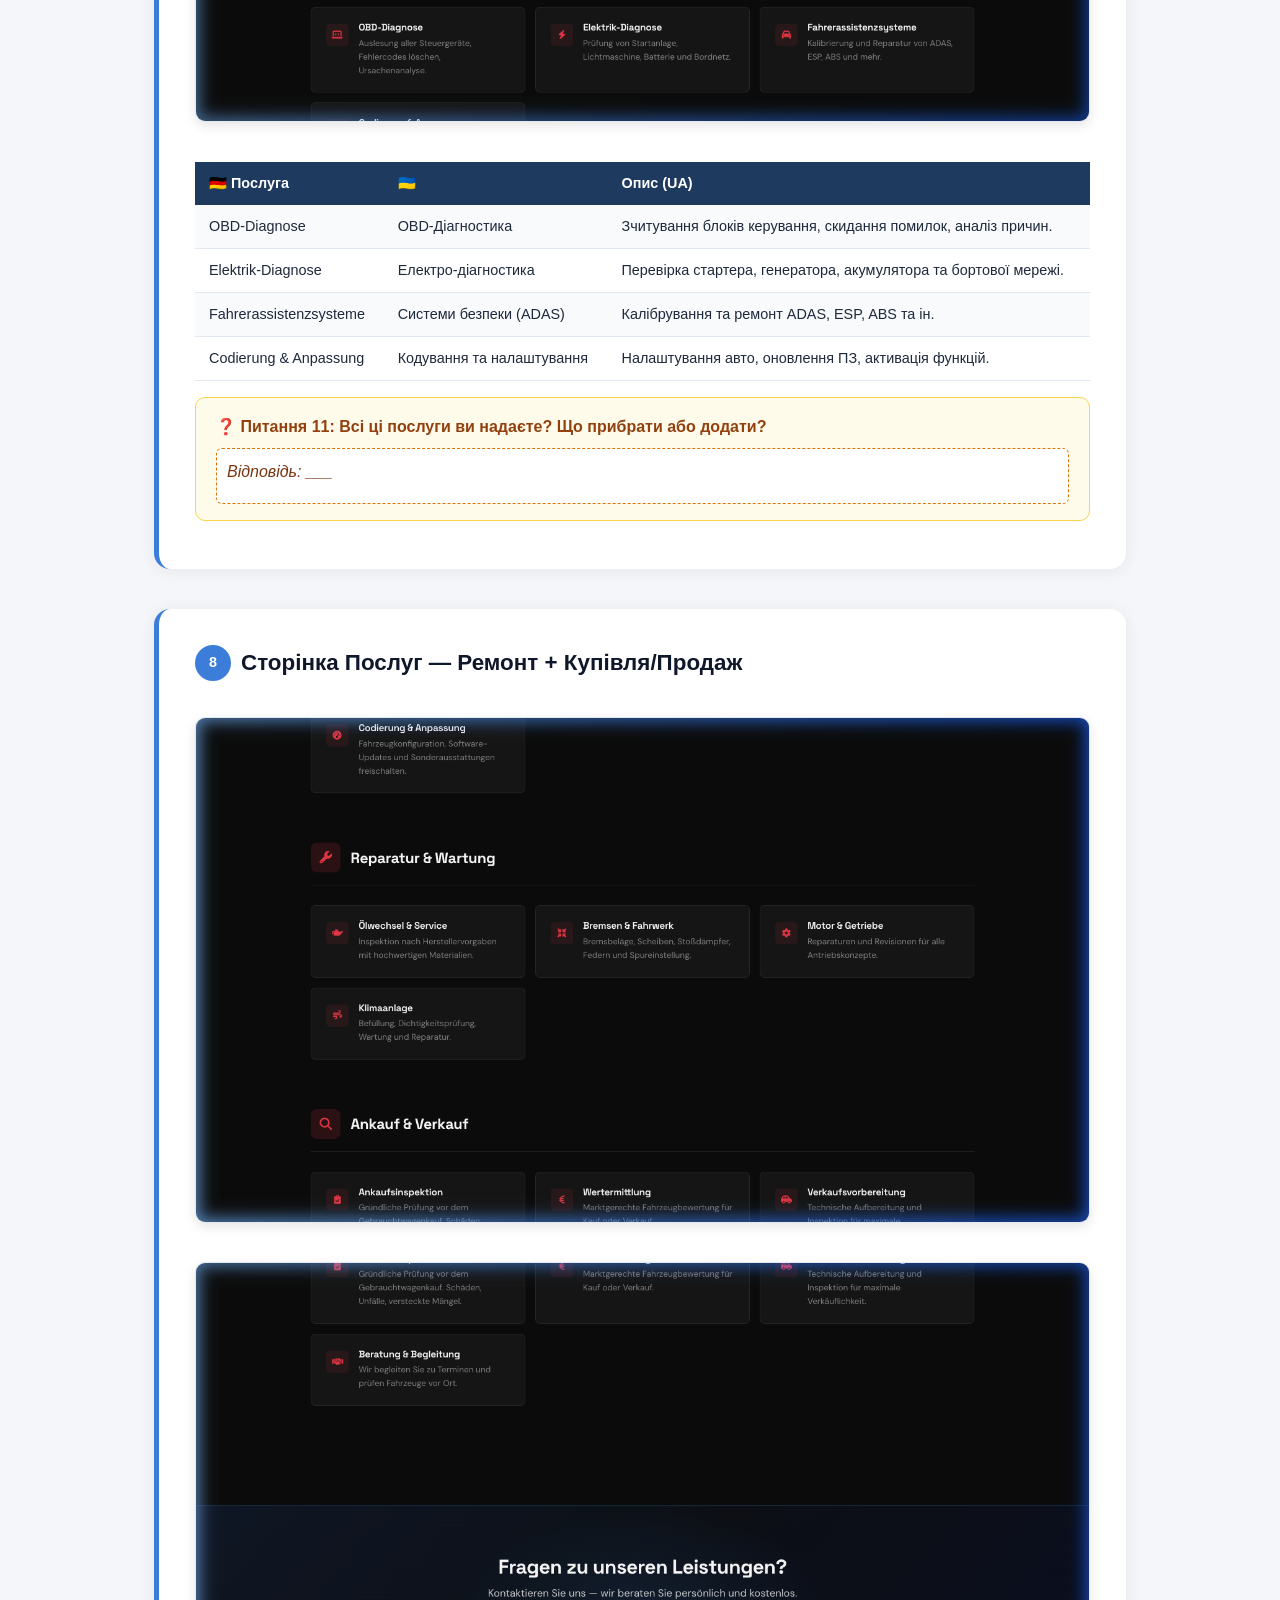
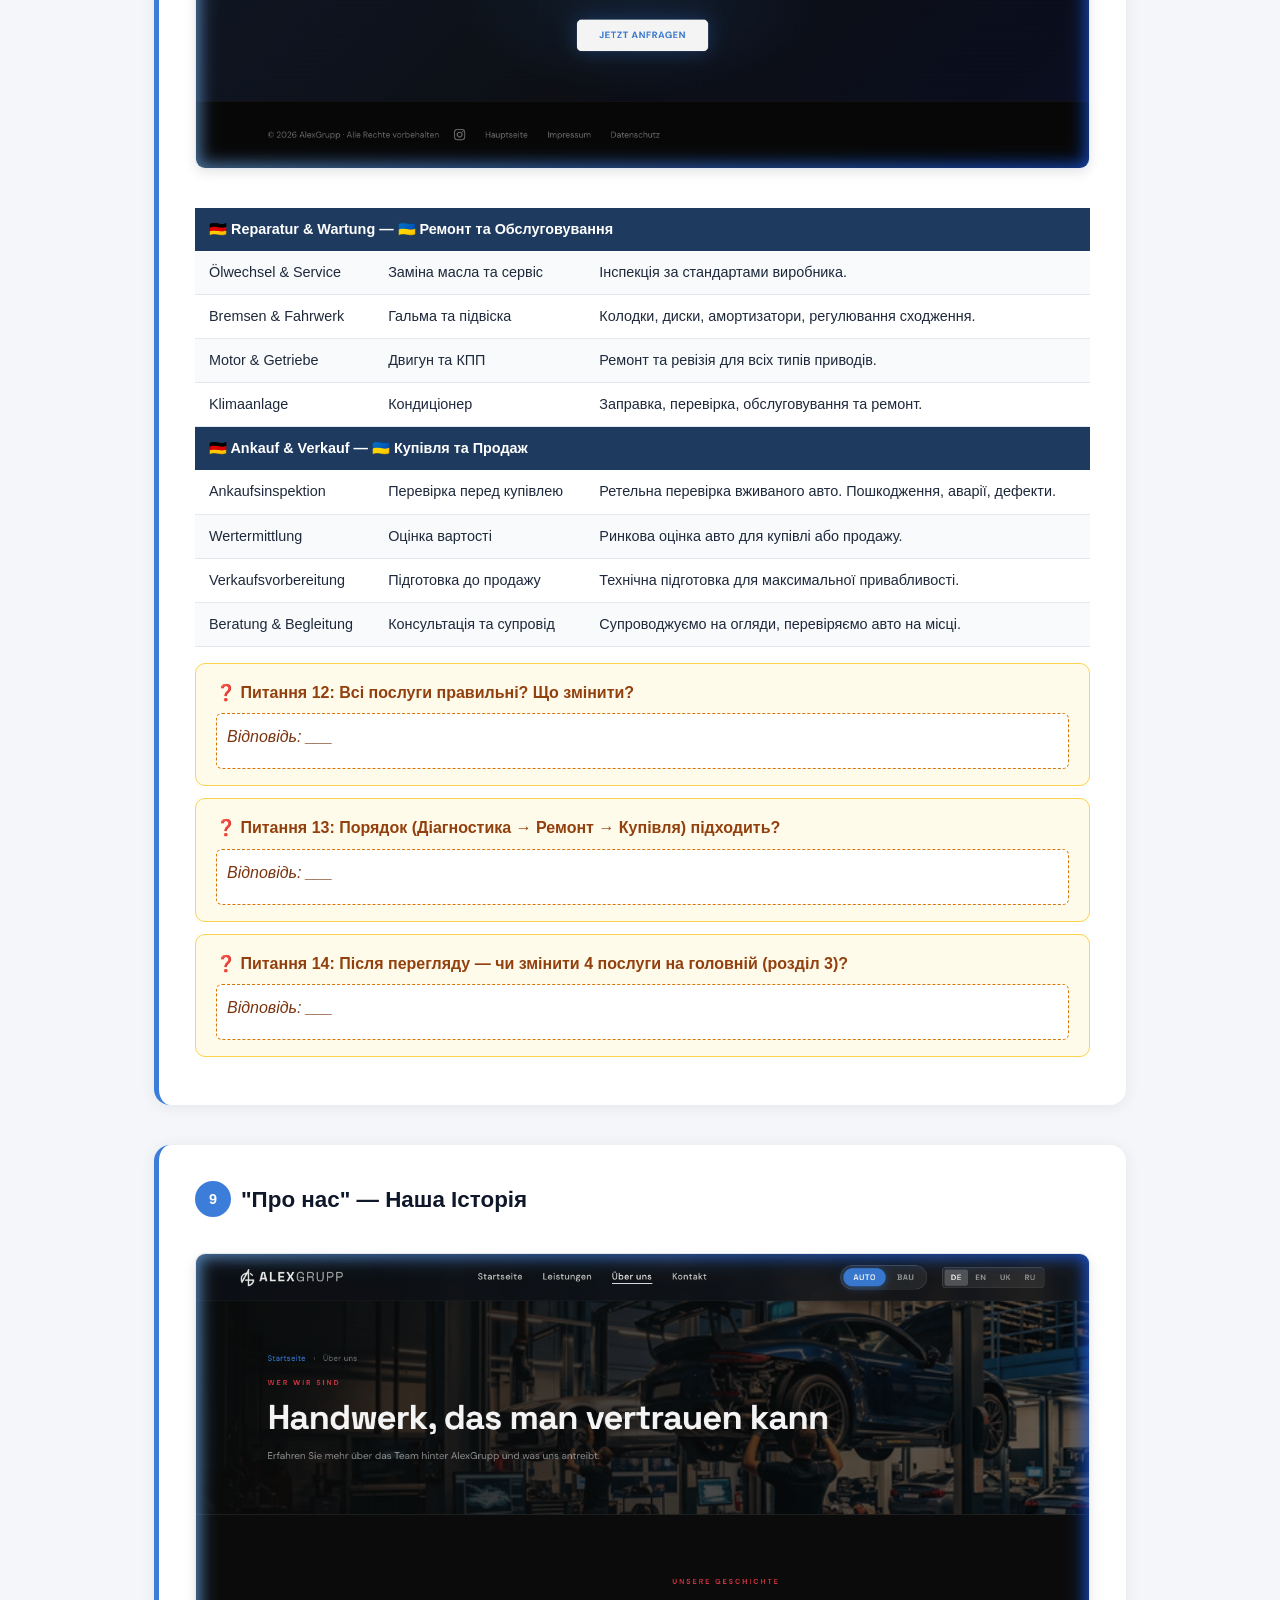
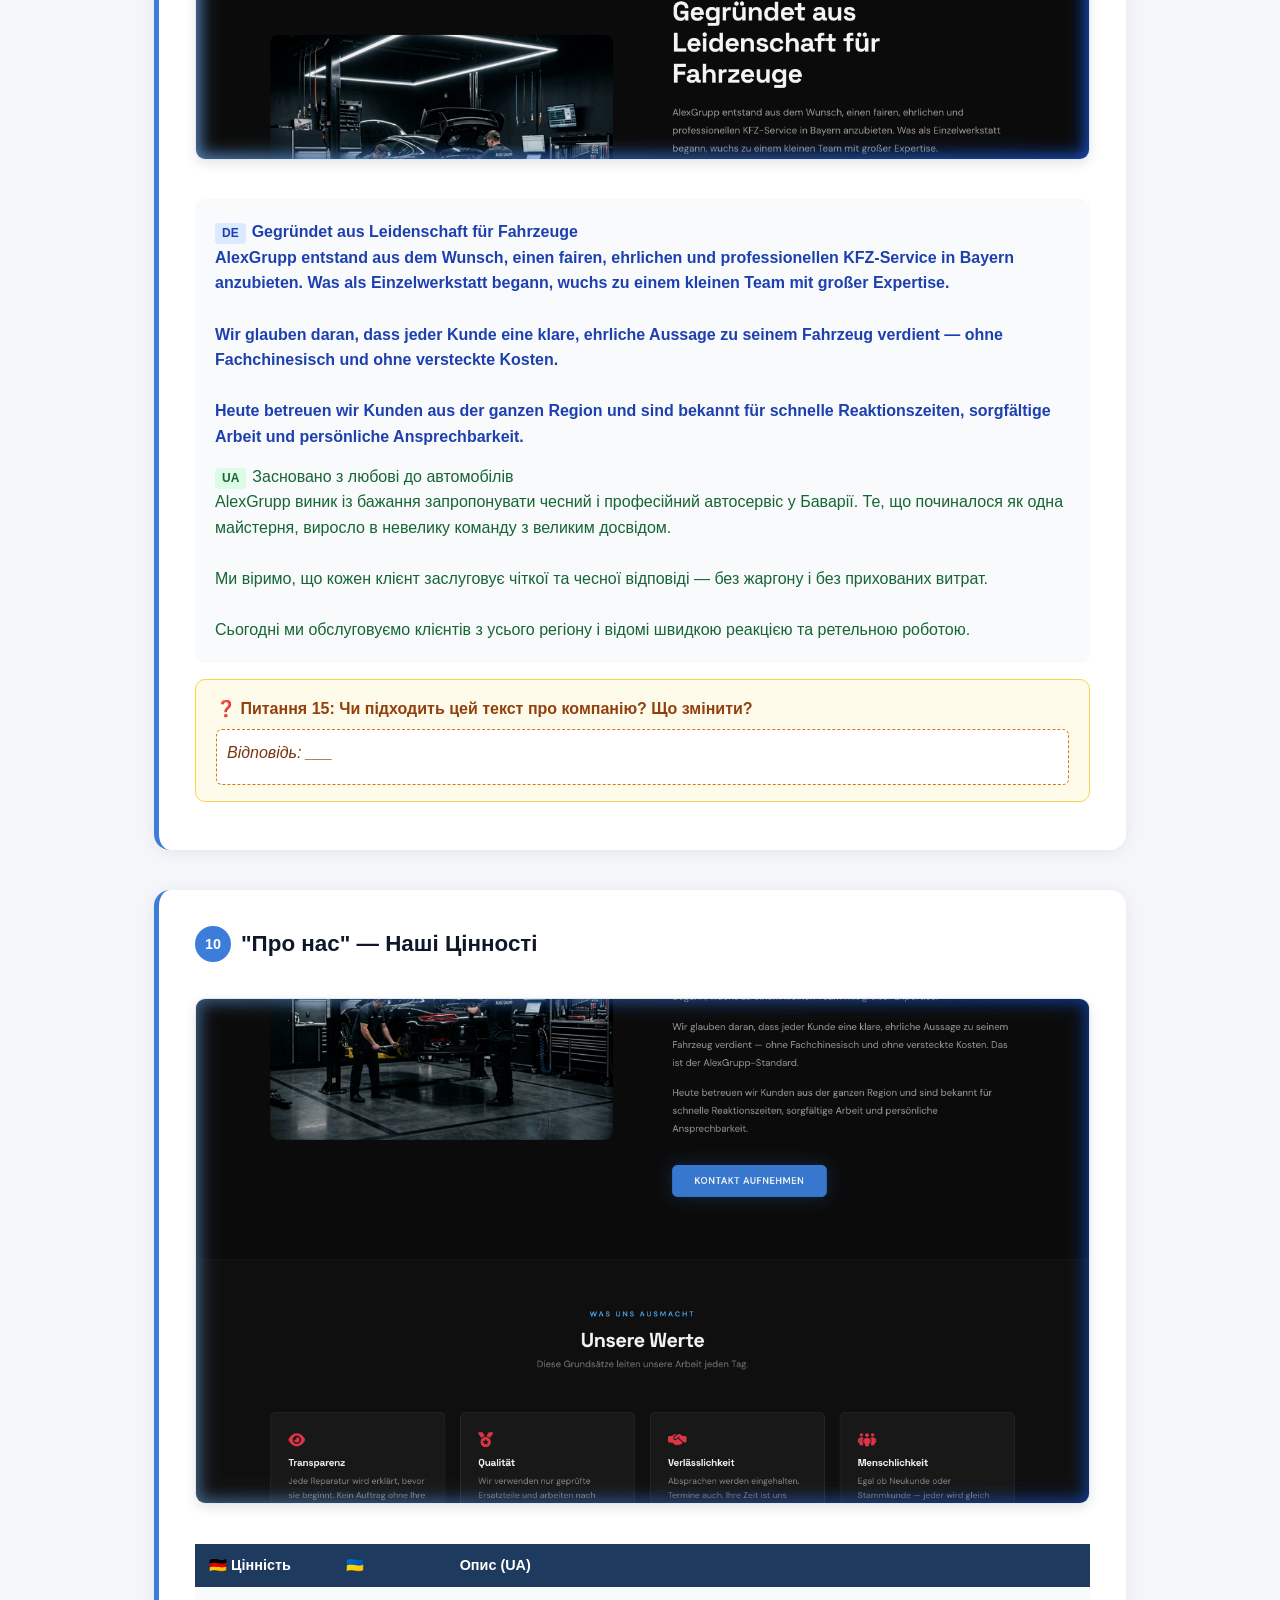
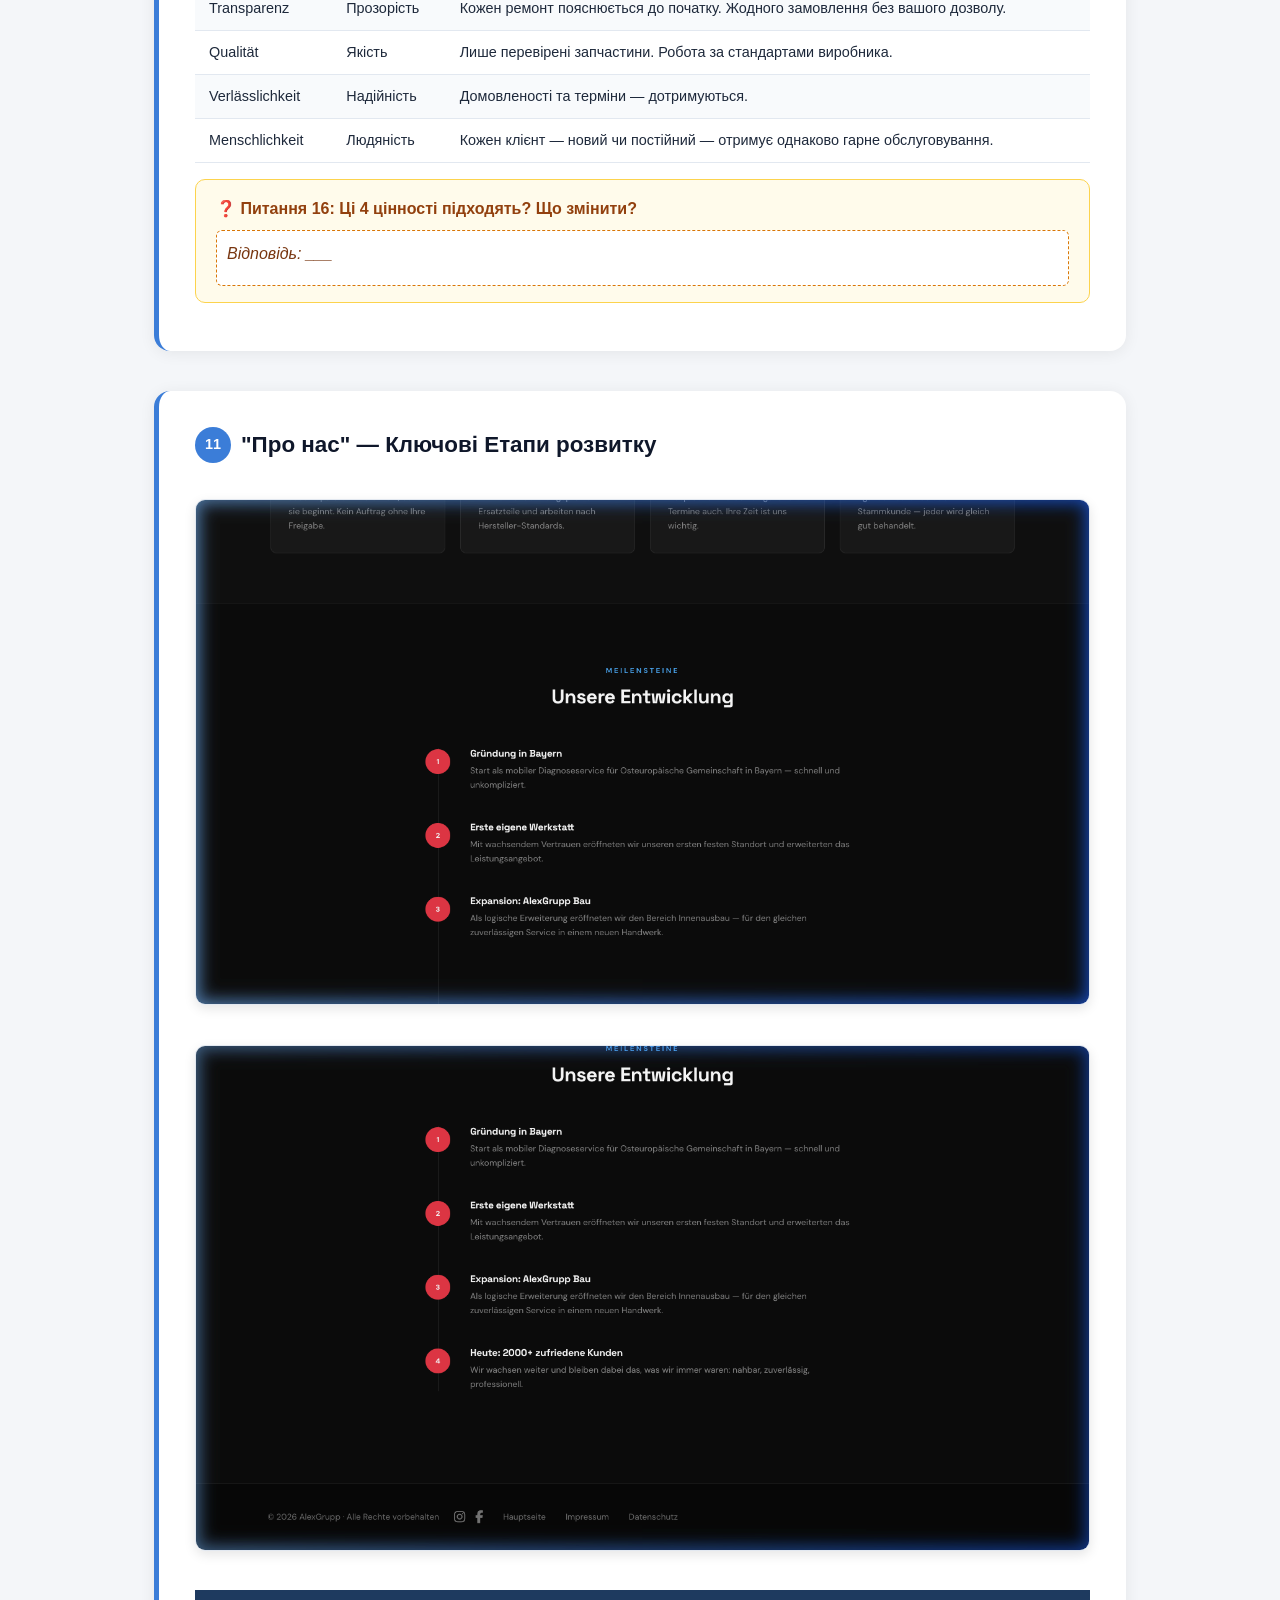
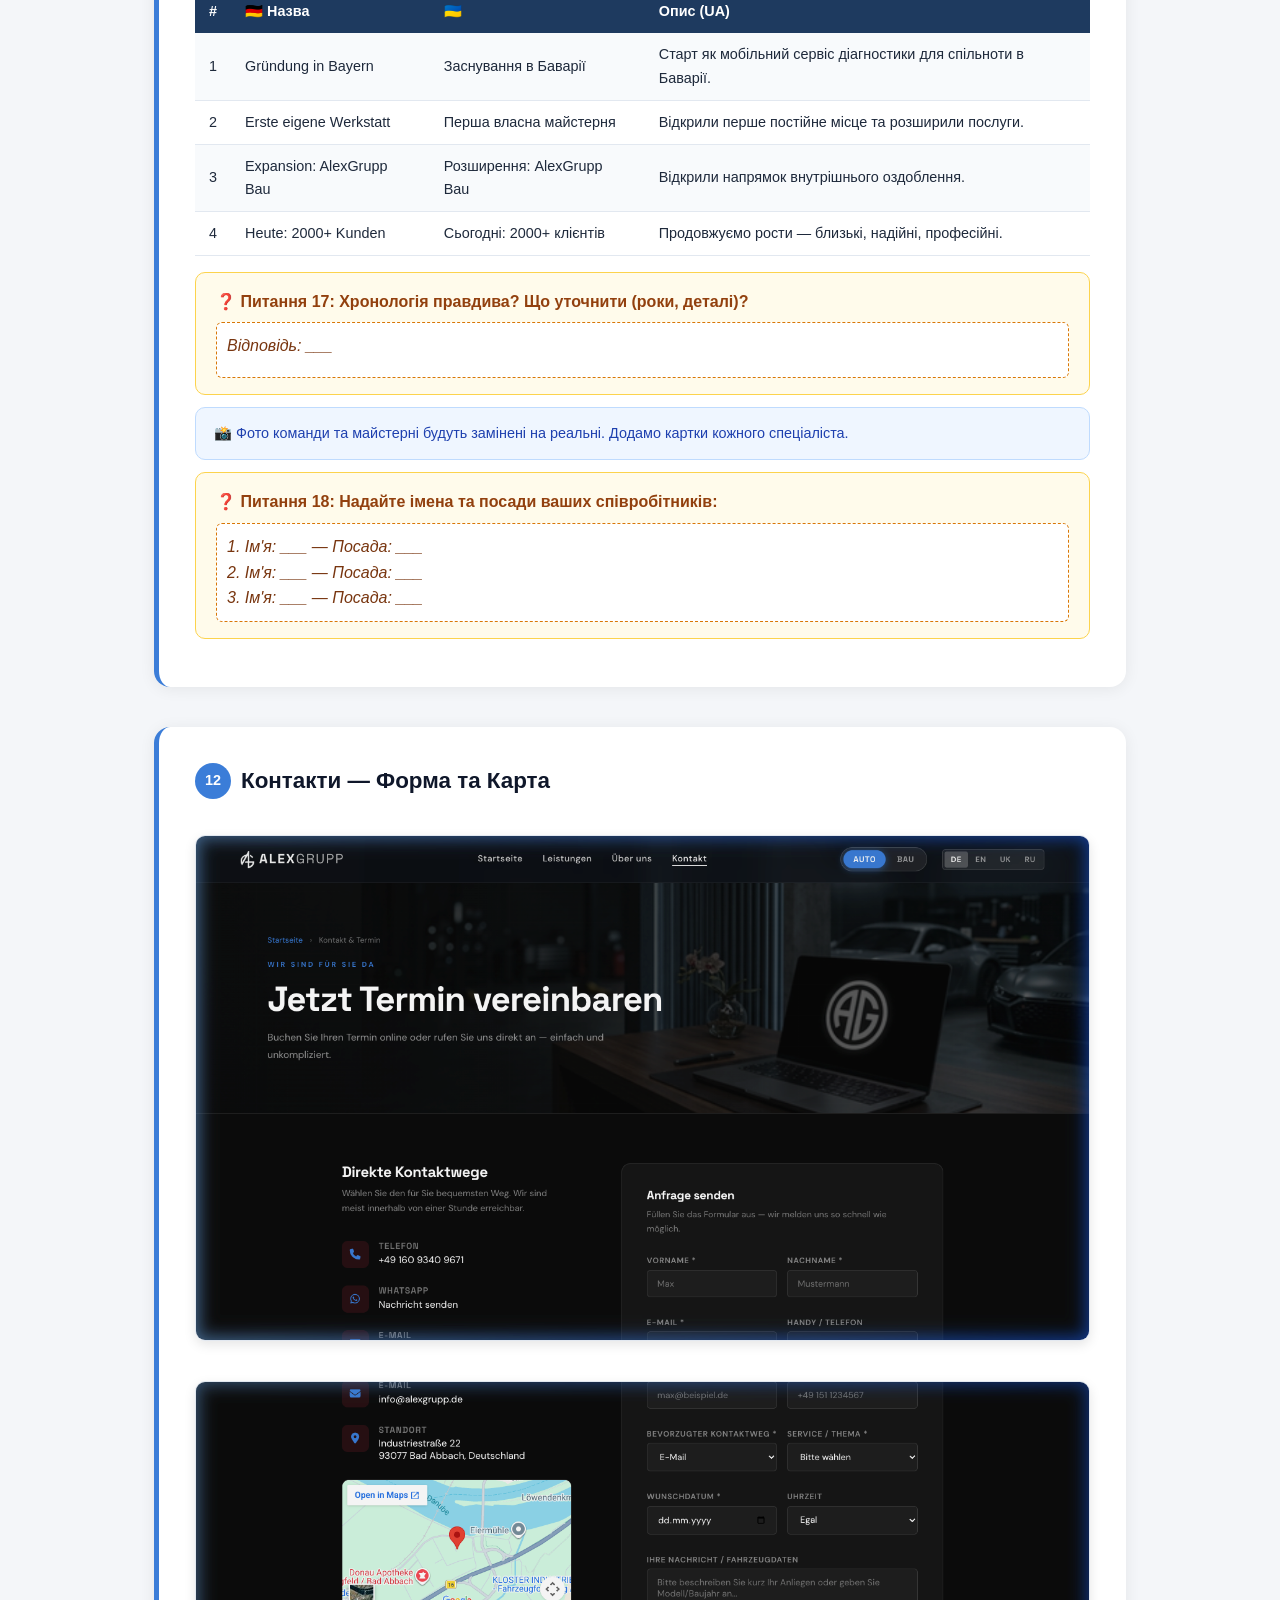
<file: client-review/AlexGrupp_Контент_Перевірка.html>
<!DOCTYPE html>
<html lang="uk">

<head>
    <meta charset="UTF-8">
    <meta name="viewport" content="width=device-width,initial-scale=1">
    <title>AlexGrupp – Перевірка контенту (Auto)</title>
    <style>
        * {
            box-sizing: border-box;
            margin: 0;
            padding: 0;
        }

        body {
            font-family: -apple-system, BlinkMacSystemFont, 'Segoe UI', sans-serif;
            background: #f4f6f9;
            color: #1e293b;
            line-height: 1.6;
        }

        .header {
            background: linear-gradient(135deg, #0f172a, #1e3a5f);
            color: #fff;
            padding: 40px 5%;
            text-align: center;
        }

        .header h1 {
            font-size: 2rem;
            margin-bottom: 0.5rem;
        }

        .header p {
            opacity: 0.75;
            font-size: 1rem;
        }

        .container {
            max-width: 1100px;
            margin: 0 auto;
            padding: 40px 5%;
        }

        .section {
            background: #fff;
            border-radius: 16px;
            padding: 36px;
            margin-bottom: 40px;
            box-shadow: 0 2px 16px rgba(0, 0, 0, 0.07);
            border-left: 5px solid #3b7dd8;
        }

        .section h2 {
            font-size: 1.4rem;
            color: #0f172a;
            margin-bottom: 20px;
            display: flex;
            align-items: center;
            gap: 10px;
        }

        .section h2 .num {
            background: #3b7dd8;
            color: #fff;
            border-radius: 50%;
            width: 36px;
            height: 36px;
            display: flex;
            align-items: center;
            justify-content: center;
            font-size: 0.9rem;
            flex-shrink: 0;
        }

        .screenshot {
            width: 100%;
            border-radius: 10px;
            border: 1px solid #e2e8f0;
            margin: 16px 0;
            box-shadow: 0 4px 12px rgba(0, 0, 0, 0.1);
        }

        .text-block {
            background: #f8fafc;
            border-radius: 10px;
            padding: 20px;
            margin: 16px 0;
        }

        .de {
            color: #1e40af;
            font-weight: 600;
            margin-bottom: 4px;
        }

        .ua {
            color: #166534;
        }

        .question {
            background: #fffbeb;
            border: 1px solid #fcd34d;
            border-radius: 10px;
            padding: 16px 20px;
            margin: 12px 0;
        }

        .question strong {
            color: #92400e;
            display: block;
            margin-bottom: 8px;
        }

        .question .answer {
            background: #fff;
            border: 1px dashed #d97706;
            border-radius: 6px;
            min-height: 56px;
            padding: 10px;
            color: #78350f;
            font-style: italic;
        }

        table {
            width: 100%;
            border-collapse: collapse;
            margin: 16px 0;
            font-size: 0.9rem;
        }

        th {
            background: #1e3a5f;
            color: #fff;
            padding: 10px 14px;
            text-align: left;
        }

        td {
            padding: 10px 14px;
            border-bottom: 1px solid #e2e8f0;
        }

        tr:nth-child(even) td {
            background: #f8fafc;
        }

        .note {
            background: #eff6ff;
            border: 1px solid #bfdbfe;
            border-radius: 10px;
            padding: 14px 18px;
            margin: 12px 0;
            font-size: 0.9rem;
            color: #1e40af;
        }

        .footer {
            background: #0f172a;
            color: #94a3b8;
            text-align: center;
            padding: 32px;
            font-size: 0.9rem;
        }

        .tag-de {
            display: inline-block;
            background: #dbeafe;
            color: #1e40af;
            border-radius: 4px;
            padding: 1px 7px;
            font-size: 0.75rem;
            font-weight: 700;
            margin-right: 6px;
        }

        .tag-ua {
            display: inline-block;
            background: #dcfce7;
            color: #166534;
            border-radius: 4px;
            padding: 1px 7px;
            font-size: 0.75rem;
            font-weight: 700;
            margin-right: 6px;
        }

        @page {
            size: A4;
            margin: 0;
        }

        @media print {
            body {
                background: #ffffff !important;
                -webkit-print-color-adjust: exact;
                print-color-adjust: exact;
                margin: 0;
                padding: 15mm;
                font-size: 11pt;
            }

            .header {
                width: 100% !important;
                margin: -15mm -15mm 25px -15mm !important;
                padding: 40px !important;
                background-color: #0f172a !important;
                border-radius: 0 !important;
                text-align: center;
            }

            .header h1 {
                color: #ffffff !important;
                margin: 0 0 10px 0 !important;
            }

            .header p {
                color: #ffffff !important;
                opacity: 0.8;
                margin: 0 !important;
            }

            .container {
                max-width: 100% !important;
                width: 100% !important;
                padding: 0 !important;
                margin: 0 !important;
            }

            .section {
                box-shadow: none !important;
                border: 1px solid #e2e8f0 !important;
                page-break-inside: avoid;
                break-inside: avoid;
                margin-bottom: 25px !important;
                padding: 25px !important;
                border-radius: 12px !important;
                display: block !important;
            }

            .screenshot {
                width: 100% !important;
                height: auto !important;
                max-height: 17cm;
                object-fit: contain;
                display: block;
                margin: 15px 0 !important;
            }

            .question {
                background-color: #fffbeb !important;
                border: 1px solid #fcd34d !important;
                page-break-inside: avoid;
                break-inside: avoid;
            }

            .question .answer {
                min-height: 70px !important;
            }

            table {
                font-size: 10pt !important;
            }

            .footer {
                display: block !important;
                margin-top: 30px !important;
                padding-top: 20px !important;
                border-top: 1px solid #e2e8f0 !important;
                background: none !important;
                color: #64748b !important;
            }

            script,
            noscript {
                display: none !important;
            }
        }
    </style>
</head>

<body>



    <div class="container">

        <div class="section">
            <h2><span class="num">1</span>Головна — Вибір розділу Auto / Bau</h2>
            <img src="screenshots/01_root.png" class="screenshot" alt="Головна сторінка">
            <div class="text-block">
                <div class="de"><span class="tag-de">DE</span>KFZ-Service — Professionelle Diagnose, Reparatur und
                    Kaufberatung für Ihr Fahrzeug in Bayern.</div>
                <div class="ua"><span class="tag-ua">UA</span>Автосервіс — Професійна діагностика, ремонт та
                    консультація з купівлі для вашого автомобіля в Баварії.</div>
                <div class="de" style="margin-top:10px"><span class="tag-de">DE</span>Кнопка: ZU DEN LEISTUNGEN → <span
                        class="tag-ua">UA</span>ДО ПОСЛУГ</div>
            </div>
            <div class="question"><strong>❓ Питання 1: Чи підходить текст для блоку Автосервіс (ліва частина)?</strong>
                <div class="answer">Відповідь: ___</div>
            </div>
            <div class="question"><strong>❓ Питання 2: Назва кнопки "Zu den Leistungen" підходить? Якщо ні — ваш
                    варіант:</strong>
                <div class="answer">Відповідь: ___</div>
            </div>
        </div>

        <div class="section">
            <h2><span class="num">2</span>Стартова сторінка Auto — Головний блок (Hero)</h2>
            <img src="screenshots/02_hero.png" class="screenshot" alt="Hero блок">
            <div class="text-block">
                <div class="de"><span class="tag-de">DE</span>KFZ-Service auf höchstem Niveau</div>
                <div class="ua"><span class="tag-ua">UA</span>Автосервіс найвищого рівня</div>
                <div class="de" style="margin-top:10px"><span class="tag-de">DE</span>Professionelle Fahrzeugdiagnose,
                    zuverlässige Reparaturen und kompetente Kaufberatung aus einer Hand.</div>
                <div class="ua"><span class="tag-ua">UA</span>Професійна діагностика, надійний ремонт та консультація з
                    купівлі — все в одному місці.</div>
                <div class="de" style="margin-top:10px"><span class="tag-de">DE</span>TERMIN ANFRAGEN | ALLE LEISTUNGEN
                    → <span class="tag-ua">UA</span>ЗАПИСАТИСЯ | ВСІ ПОСЛУГИ</div>
            </div>
            <div class="question"><strong>❓ Питання 3: Чи підходить заголовок "KFZ-Service auf höchstem
                    Niveau"?</strong>
                <div class="answer">Відповідь: ___</div>
            </div>
            <div class="question"><strong>❓ Питання 4: Чи підходить підзаголовок?</strong>
                <div class="answer">Відповідь: ___</div>
            </div>
        </div>

        <div class="section">
            <h2><span class="num">3</span>Лічильники та 4 Послуги на головній</h2>
            <img src="screenshots/03_counters_services.png" class="screenshot" alt="Лічильники та послуги">
            <div class="note">⚠️ Вкажіть реальні цифри вашої компанії нижче в таблиці.</div>
            <table>
                <tr>
                    <th>🇩🇪 Назва</th>
                    <th>🇺🇦 Переклад</th>
                    <th>Поточна цифра</th>
                    <th>Ваша цифра</th>
                </tr>
                <tr>
                    <td>Jahre Erfahrung</td>
                    <td>Років досвіду</td>
                    <td>5+</td>
                    <td>___</td>
                </tr>
                <tr>
                    <td>Zufriedene Kunden</td>
                    <td>Задоволених клієнтів</td>
                    <td>2000+</td>
                    <td>___</td>
                </tr>
                <tr>
                    <td>Meisterwerkstatt</td>
                    <td>Майстерня вищого класу</td>
                    <td>100%</td>
                    <td>___</td>
                </tr>
                <tr>
                    <td>Transparenz</td>
                    <td>Прозорість</td>
                    <td>100%</td>
                    <td>___</td>
                </tr>
            </table>
            <div class="note">⚠️ Нижче — 4 основні послуги на головній сторінці. Порівняйте з повним списком у розділі
                7. Вирішіть: чи ці 4 послуги найголовніші?</div>
            <table>
                <tr>
                    <th>🇩🇪 Послуга</th>
                    <th>🇺🇦 Переклад</th>
                    <th>Опис (UA)</th>
                </tr>
                <tr>
                    <td>Fahrzeugdiagnose</td>
                    <td>Діагностика автомобіля</td>
                    <td>Сучасне обладнання для всіх марок. Помилки пояснюються прозоро.</td>
                </tr>
                <tr>
                    <td>Reparatur &amp; Wartung</td>
                    <td>Ремонт та обслуговування</td>
                    <td>Від заміни масла до ремонту двигуна — все в одному місці.</td>
                </tr>
                <tr>
                    <td>Ankaufsinspektion</td>
                    <td>Перевірка перед купівлею</td>
                    <td>Професійна перевірка перед покупкою. Захист від дорогих сюрпризів.</td>
                </tr>
                <tr>
                    <td>Verkaufsberatung</td>
                    <td>Консультація з продажу</td>
                    <td>Підготовча інспекція та консультація щодо оптимальної ціни.</td>
                </tr>
            </table>
            <div class="question"><strong>❓ Питання 5: Цифри правильні? Вкажіть свої у стовпці "Ваша цифра"
                    вище.</strong>
                <div class="answer">Відповідь: ___</div>
            </div>
            <div class="question"><strong>❓ Питання 6: Ці 4 послуги підходять для головної? Що прибрати або
                    додати?</strong>
                <div class="answer">Відповідь: ___</div>
            </div>
        </div>

        <div class="section">
            <h2><span class="num">4</span>Цінові пакети (Service-Pakete)</h2>
            <img src="screenshots/04_packages.png" class="screenshot" alt="Цінові пакети">
            <div class="note">⚠️ Ціни вказуємо як "від X €" — мінімум для найменшого авто. Реальна вартість може бути
                вищою. "Від" — привертає увагу і є чесним підходом.</div>
            <table>
                <tr>
                    <th>🇩🇪 Пакет</th>
                    <th>🇺🇦 Переклад</th>
                    <th>Поточна ціна</th>
                    <th>Ваша ціна</th>
                </tr>
                <tr>
                    <td>Online-Beratung</td>
                    <td>Онлайн-консультація</td>
                    <td>Kostenlos / Безкоштовно</td>
                    <td>___</td>
                </tr>
                <tr>
                    <td>Reifenwechsel</td>
                    <td>Заміна шин</td>
                    <td>ab 40€</td>
                    <td>від ___ €</td>
                </tr>
                <tr>
                    <td>Klimaservice</td>
                    <td>Кліма-сервіс</td>
                    <td>ab 50€</td>
                    <td>від ___ €</td>
                </tr>
                <tr>
                    <td>Öl- &amp; Filterwechsel</td>
                    <td>Заміна масла та фільтра</td>
                    <td>ab 49€</td>
                    <td>від ___ €</td>
                </tr>
            </table>
            <div class="question"><strong>❓ Питання 7: Вкажіть ваші актуальні стартові ціни у стовпці "Ваша ціна"
                    вище.</strong>
                <div class="answer">Відповідь: ___</div>
            </div>
            <div class="question"><strong>❓ Питання 8: Формулювання пакетів підходять? Що змінити чи додати?</strong>
                <div class="answer">Відповідь: ___</div>
            </div>
        </div>

        <div class="section">
            <h2><span class="num">5</span>Блок "Чому ми?" (Warum wir)</h2>
            <img src="screenshots/05_why_us.png" class="screenshot" alt="Чому ми">
            <table>
                <tr>
                    <th>🇩🇪 Назва</th>
                    <th>🇺🇦 Переклад</th>
                    <th>Опис (UA)</th>
                </tr>
                <tr>
                    <td>Zertifizierte Fachkräfte</td>
                    <td>Сертифіковані спеціалісти</td>
                    <td>Кваліфіковані майстри KFZ з багаторічним досвідом.</td>
                </tr>
                <tr>
                    <td>Faire Preise</td>
                    <td>Справедливі ціни</td>
                    <td>Прозорі кошториси. Жодних прихованих зборів.</td>
                </tr>
                <tr>
                    <td>Schnelle Abwicklung</td>
                    <td>Швидке виконання</td>
                    <td>Швидка діагностика та ремонт — авто знову на дорозі.</td>
                </tr>
                <tr>
                    <td>Persönliche Beratung</td>
                    <td>Особисте консультування</td>
                    <td>Жодного кол-центру. Прямий контакт з майстром.</td>
                </tr>
            </table>
            <div class="question"><strong>❓ Питання 9: Ці 4 переваги підходять? Що змінити?</strong>
                <div class="answer">Відповідь: ___</div>
            </div>
        </div>

        <div class="section">
            <h2><span class="num">6</span>Відгуки клієнтів (Kundenstimmen)</h2>
            <img src="screenshots/06_testimonials.png" class="screenshot" alt="Відгуки">
            <div class="note">На головній сторінці — слайдер з відгуками. Зараз там приклади. Потрібні реальні.</div>
            <div class="question"><strong>❓ Питання 10: Надайте реальні відгуки (або дозвольте залишити демо):</strong>
                <div class="answer">Відгук 1 — Ім'я: ___ / Місто: ___ / Текст: ___<br><br>Відгук 2 — Ім'я: ___ / Місто:
                    ___ / Текст: ___<br><br>Відгук 3 — Ім'я: ___ / Місто: ___ / Текст: ___</div>
            </div>
        </div>

        <div class="section">
            <h2><span class="num">7</span>Сторінка Послуг — Діагностика</h2>
            <img src="screenshots/07_leistungen_diagnose.png" class="screenshot" alt="Діагностика">
            <table>
                <tr>
                    <th>🇩🇪 Послуга</th>
                    <th>🇺🇦</th>
                    <th>Опис (UA)</th>
                </tr>
                <tr>
                    <td>OBD-Diagnose</td>
                    <td>OBD-Діагностика</td>
                    <td>Зчитування блоків керування, скидання помилок, аналіз причин.</td>
                </tr>
                <tr>
                    <td>Elektrik-Diagnose</td>
                    <td>Електро-діагностика</td>
                    <td>Перевірка стартера, генератора, акумулятора та бортової мережі.</td>
                </tr>
                <tr>
                    <td>Fahrerassistenzsysteme</td>
                    <td>Системи безпеки (ADAS)</td>
                    <td>Калібрування та ремонт ADAS, ESP, ABS та ін.</td>
                </tr>
                <tr>
                    <td>Codierung &amp; Anpassung</td>
                    <td>Кодування та налаштування</td>
                    <td>Налаштування авто, оновлення ПЗ, активація функцій.</td>
                </tr>
            </table>
            <div class="question"><strong>❓ Питання 11: Всі ці послуги ви надаєте? Що прибрати або додати?</strong>
                <div class="answer">Відповідь: ___</div>
            </div>
        </div>

        <div class="section">
            <h2><span class="num">8</span>Сторінка Послуг — Ремонт + Купівля/Продаж</h2>
            <img src="screenshots/08_leistungen_repair_sale.png" class="screenshot" alt="Ремонт та Продаж">
            <img src="screenshots/09_leistungen_cta.png" class="screenshot" alt="Продаж кінець">
            <table>
                <tr>
                    <th colspan="3" style="background:#1e3a5f">🇩🇪 Reparatur &amp; Wartung — 🇺🇦 Ремонт та
                        Обслуговування</th>
                </tr>
                <tr>
                    <td>Ölwechsel &amp; Service</td>
                    <td>Заміна масла та сервіс</td>
                    <td>Інспекція за стандартами виробника.</td>
                </tr>
                <tr>
                    <td>Bremsen &amp; Fahrwerk</td>
                    <td>Гальма та підвіска</td>
                    <td>Колодки, диски, амортизатори, регулювання сходження.</td>
                </tr>
                <tr>
                    <td>Motor &amp; Getriebe</td>
                    <td>Двигун та КПП</td>
                    <td>Ремонт та ревізія для всіх типів приводів.</td>
                </tr>
                <tr>
                    <td>Klimaanlage</td>
                    <td>Кондиціонер</td>
                    <td>Заправка, перевірка, обслуговування та ремонт.</td>
                </tr>
                <tr>
                    <th colspan="3" style="background:#1e3a5f">🇩🇪 Ankauf &amp; Verkauf — 🇺🇦 Купівля та Продаж</th>
                </tr>
                <tr>
                    <td>Ankaufsinspektion</td>
                    <td>Перевірка перед купівлею</td>
                    <td>Ретельна перевірка вживаного авто. Пошкодження, аварії, дефекти.</td>
                </tr>
                <tr>
                    <td>Wertermittlung</td>
                    <td>Оцінка вартості</td>
                    <td>Ринкова оцінка авто для купівлі або продажу.</td>
                </tr>
                <tr>
                    <td>Verkaufsvorbereitung</td>
                    <td>Підготовка до продажу</td>
                    <td>Технічна підготовка для максимальної привабливості.</td>
                </tr>
                <tr>
                    <td>Beratung &amp; Begleitung</td>
                    <td>Консультація та супровід</td>
                    <td>Супроводжуємо на огляди, перевіряємо авто на місці.</td>
                </tr>
            </table>
            <div class="question"><strong>❓ Питання 12: Всі послуги правильні? Що змінити?</strong>
                <div class="answer">Відповідь: ___</div>
            </div>
            <div class="question"><strong>❓ Питання 13: Порядок (Діагностика → Ремонт → Купівля) підходить?</strong>
                <div class="answer">Відповідь: ___</div>
            </div>
            <div class="question"><strong>❓ Питання 14: Після перегляду — чи змінити 4 послуги на головній (розділ
                    3)?</strong>
                <div class="answer">Відповідь: ___</div>
            </div>
        </div>

        <div class="section">
            <h2><span class="num">9</span>"Про нас" — Наша Історія</h2>
            <img src="screenshots/10_uberuns_history.png" class="screenshot" alt="Про нас — Історія">
            <div class="text-block">
                <div class="de"><span class="tag-de">DE</span>Gegründet aus Leidenschaft für Fahrzeuge<br>AlexGrupp
                    entstand aus dem Wunsch, einen fairen, ehrlichen und professionellen KFZ-Service in Bayern
                    anzubieten. Was als Einzelwerkstatt begann, wuchs zu einem kleinen Team mit großer
                    Expertise.<br><br>Wir glauben daran, dass jeder Kunde eine klare, ehrliche Aussage zu seinem
                    Fahrzeug verdient — ohne Fachchinesisch und ohne versteckte Kosten.<br><br>Heute betreuen wir Kunden
                    aus der ganzen Region und sind bekannt für schnelle Reaktionszeiten, sorgfältige Arbeit und
                    persönliche Ansprechbarkeit.</div>
                <div class="ua" style="margin-top:14px"><span class="tag-ua">UA</span>Засновано з любові до
                    автомобілів<br>AlexGrupp виник із бажання запропонувати чесний і професійний автосервіс у Баварії.
                    Те, що починалося як одна майстерня, виросло в невелику команду з великим досвідом.<br><br>Ми
                    віримо, що кожен клієнт заслуговує чіткої та чесної відповіді — без жаргону і без прихованих
                    витрат.<br><br>Сьогодні ми обслуговуємо клієнтів з усього регіону і відомі швидкою реакцією та
                    ретельною роботою.</div>
            </div>
            <div class="question"><strong>❓ Питання 15: Чи підходить цей текст про компанію? Що змінити?</strong>
                <div class="answer">Відповідь: ___</div>
            </div>
        </div>

        <div class="section">
            <h2><span class="num">10</span>"Про нас" — Наші Цінності</h2>
            <img src="screenshots/11_uberuns_values.png" class="screenshot" alt="Цінності">
            <table>
                <tr>
                    <th>🇩🇪 Цінність</th>
                    <th>🇺🇦</th>
                    <th>Опис (UA)</th>
                </tr>
                <tr>
                    <td>Transparenz</td>
                    <td>Прозорість</td>
                    <td>Кожен ремонт пояснюється до початку. Жодного замовлення без вашого дозволу.</td>
                </tr>
                <tr>
                    <td>Qualität</td>
                    <td>Якість</td>
                    <td>Лише перевірені запчастини. Робота за стандартами виробника.</td>
                </tr>
                <tr>
                    <td>Verlässlichkeit</td>
                    <td>Надійність</td>
                    <td>Домовленості та терміни — дотримуються.</td>
                </tr>
                <tr>
                    <td>Menschlichkeit</td>
                    <td>Людяність</td>
                    <td>Кожен клієнт — новий чи постійний — отримує однаково гарне обслуговування.</td>
                </tr>
            </table>
            <div class="question"><strong>❓ Питання 16: Ці 4 цінності підходять? Що змінити?</strong>
                <div class="answer">Відповідь: ___</div>
            </div>
        </div>

        <div class="section">
            <h2><span class="num">11</span>"Про нас" — Ключові Етапи розвитку</h2>
            <img src="screenshots/12_milestones1.png" class="screenshot" alt="Мілстоуни 1">
            <img src="screenshots/13_milestones2.png" class="screenshot" alt="Мілстоуни 2">
            <table>
                <tr>
                    <th>#</th>
                    <th>🇩🇪 Назва</th>
                    <th>🇺🇦</th>
                    <th>Опис (UA)</th>
                </tr>
                <tr>
                    <td>1</td>
                    <td>Gründung in Bayern</td>
                    <td>Заснування в Баварії</td>
                    <td>Старт як мобільний сервіс діагностики для спільноти в Баварії.</td>
                </tr>
                <tr>
                    <td>2</td>
                    <td>Erste eigene Werkstatt</td>
                    <td>Перша власна майстерня</td>
                    <td>Відкрили перше постійне місце та розширили послуги.</td>
                </tr>
                <tr>
                    <td>3</td>
                    <td>Expansion: AlexGrupp Bau</td>
                    <td>Розширення: AlexGrupp Bau</td>
                    <td>Відкрили напрямок внутрішнього оздоблення.</td>
                </tr>
                <tr>
                    <td>4</td>
                    <td>Heute: 2000+ Kunden</td>
                    <td>Сьогодні: 2000+ клієнтів</td>
                    <td>Продовжуємо рости — близькі, надійні, професійні.</td>
                </tr>
            </table>
            <div class="question"><strong>❓ Питання 17: Хронологія правдива? Що уточнити (роки, деталі)?</strong>
                <div class="answer">Відповідь: ___</div>
            </div>
            <div class="note">📸 Фото команди та майстерні будуть замінені на реальні. Додамо картки кожного
                спеціаліста.</div>
            <div class="question"><strong>❓ Питання 18: Надайте імена та посади ваших співробітників:</strong>
                <div class="answer">1. Ім'я: ___ — Посада: ___<br>2. Ім'я: ___ — Посада: ___<br>3. Ім'я: ___ — Посада:
                    ___</div>
            </div>
        </div>

        <div class="section">
            <h2><span class="num">12</span>Контакти — Форма та Карта</h2>
            <img src="screenshots/14_kontakt_hero.png" class="screenshot" alt="Контакти Hero">
            <img src="screenshots/15_kontakt_form.png" class="screenshot" alt="Контактна форма та карта">
            <div class="question"><strong>❓ Питання 19: Підтвердіть або виправте контактні дані:</strong>
                <div class="answer">Телефон (+49 160 9340 9671): Правильно ✅ / Змінити: ___<br>E-mail
                    (info@alexgrupp.de): Правильно ✅ / Змінити: ___<br>Адреса (Industriestraße 22, 93077 Bad Abbach):
                    Правильно ✅ / Змінити: ___</div>
            </div>
            <div class="question"><strong>❓ Питання 20: Вкажіть ваші години роботи:</strong>
                <div class="answer">Пн–Пт: ___<br>Субота: ___<br>Неділя: ___</div>
            </div>
        </div>

        <div class="section">
            <h2><span class="num">13</span>Контакти — Часті питання (FAQ)</h2>
            <img src="screenshots/16_faq.png" class="screenshot" alt="FAQ">
            <table>
                <tr>
                    <th>🇩🇪 Питання</th>
                    <th>🇺🇦 Переклад</th>
                    <th>🇺🇦 Відповідь</th>
                </tr>
                <tr>
                    <td>Wie schnell bekomme ich einen Termin?</td>
                    <td>Як швидко я отримаю запис?</td>
                    <td>Як правило, протягом 1–3 робочих днів. Терміново — намагаємося того ж дня.</td>
                </tr>
                <tr>
                    <td>Bieten Sie einen Kostenvoranschlag an?</td>
                    <td>Чи надаєте ви кошторис?</td>
                    <td>Так, завжди. Жодна робота без вашого дозволу.</td>
                </tr>
                <tr>
                    <td>Für welche Fahrzeugmarken?</td>
                    <td>З якими марками ви працюєте?</td>
                    <td>VW, BMW, Mercedes, Audi, Toyota, Opel, Hyundai та інші (15+ марок).</td>
                </tr>
                <tr>
                    <td>Kommen Sie auch zu mir?</td>
                    <td>Чи приїдете ви до мене?</td>
                    <td>Виїзд для діагностики та дрібних послуг можливий у певних випадках.</td>
                </tr>
            </table>
            <div class="question"><strong>❓ Питання 21: Відповіді правильні? Що змінити?</strong>
                <div class="answer">Відповідь: ___</div>
            </div>
            <div class="question"><strong>❓ Питання 22: Яке питання ваші клієнти задають найчастіше?</strong>
                <div class="answer">Питання: ___<br>Відповідь: ___</div>
            </div>
        </div>

        <div class="section" style="border-left-color:#10b981; background:#f0fdf4;">
            <h2 style="color:#166534"><span class="num" style="background:#10b981">✓</span>Підсумок та наступні кроки
            </h2>
            <p style="margin-bottom:14px">Дякуємо! Після отримання відповідей ми оновимо всі тексти на сайті.</p>
            <table>
                <tr>
                    <th>Що буде додано пізніше</th>
                    <th>Статус</th>
                </tr>
                <tr>
                    <td>📸 Реальні фото команди та майстерні (сторінка "Про нас")</td>
                    <td>Очікуємо фото від вас</td>
                </tr>
                <tr>
                    <td>📬 Контактна форма → листи надходять на email</td>
                    <td>Після деплою на сервер</td>
                </tr>
                <tr>
                    <td>🌐 Мультимовність DE / EN / UA / RU</td>
                    <td>В розробці</td>
                </tr>
                <tr>
                    <td>🔒 Захист даних</td>
                    <td>В розробці</td>
                </tr>
                <tr>
                    <td>📋 Аналогічна форма по Bau-напрямку</td>
                    <td>Буде надіслана окремо</td>
                </tr>
            </table>
        </div>

    </div>

    <div class="footer">
        AlexGrupp © 2026 &nbsp;|&nbsp; Документ підготовлено для перевірки контенту &nbsp;|&nbsp; Розділ: AUTO
    </div>

</body>

</html>
</file>
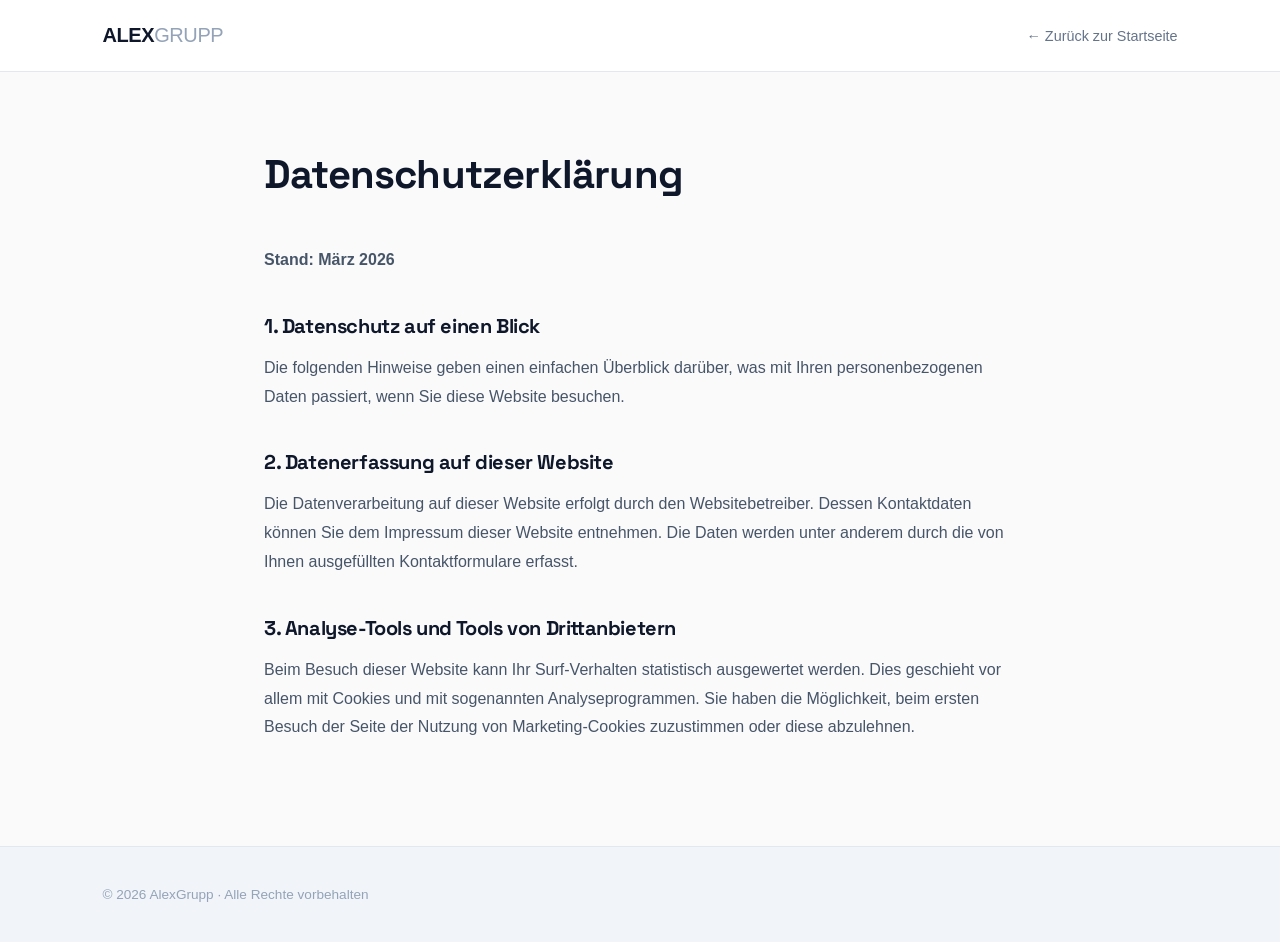
<file: legal/datenschutz.html>
<!DOCTYPE html>
<html lang="de">

<head>
    <meta charset="UTF-8">
    <meta name="viewport" content="width=device-width, initial-scale=1.0">
    <title>Datenschutzerklärung | AlexGrupp</title>
    <link rel="preconnect" href="https://fonts.googleapis.com">
    <link rel="preconnect" href="https://fonts.gstatic.com" crossorigin>
    <link rel="stylesheet" href="../styles/global.css">
    <style>
        body {
            background: #fafafa;
            color: #0f172a;
            font-family: 'Inter', sans-serif;
            min-height: 100vh;
            display: flex;
            flex-direction: column;
        }

        .header-simple {
            padding: 24px 8%;
            background: #fff;
            border-bottom: 1px solid #e2e8f0;
            display: flex;
            justify-content: space-between;
            align-items: center;
        }

        .logo a {
            font-size: 1.25rem;
            font-weight: 800;
            color: #0f172a;
            letter-spacing: -0.02em;
            text-decoration: none;
        }

        .logo span {
            color: #94a3b8;
            font-weight: 400;
        }

        .back-link {
            font-size: 0.9rem;
            color: #64748b;
            text-decoration: none;
            font-weight: 500;
            transition: color 0.2s;
        }

        .back-link:hover {
            color: #0f172a;
        }

        .legal-content {
            flex: 1;
            max-width: 800px;
            margin: 0 auto;
            padding: 80px 24px;
            width: 100%;
        }

        .legal-content h1 {
            font-size: 2.5rem;
            font-weight: 800;
            letter-spacing: -0.02em;
            margin-bottom: 3rem;
            color: #0f172a;
        }

        .legal-content h2 {
            font-size: 1.25rem;
            font-weight: 700;
            margin-top: 2.5rem;
            margin-bottom: 1rem;
            color: #0f172a;
        }

        .legal-content p {
            font-size: 1rem;
            line-height: 1.8;
            color: #475569;
            margin-bottom: 1.5rem;
        }

        .legal-content a {
            color: #1e40af;
            text-decoration: underline;
        }

        .site-footer {
            background: #f1f5f9;
            border-top: 1px solid #e2e8f0;
            color: #94a3b8;
            padding: 40px 8%;
            text-align: center;
            font-size: 0.85rem;
        }
    </style>
</head>

<body>
    <header class="header-simple">
        <div class="logo"><a href="../index.html">ALEX<span>GRUPP</span></a></div>
        <a href="../index.html" class="back-link">← Zurück zur Startseite</a>
    </header>

    <main class="legal-content">
        <h1>Datenschutzerklärung</h1>
        <p><strong>Stand: März 2026</strong></p>

        <h2>1. Datenschutz auf einen Blick</h2>
        <p>Die folgenden Hinweise geben einen einfachen Überblick darüber, was mit Ihren personenbezogenen Daten
            passiert, wenn Sie diese Website besuchen.</p>

        <h2>2. Datenerfassung auf dieser Website</h2>
        <p>Die Datenverarbeitung auf dieser Website erfolgt durch den Websitebetreiber. Dessen Kontaktdaten können Sie
            dem Impressum dieser Website entnehmen. Die Daten werden unter anderem durch die von Ihnen ausgefüllten
            Kontaktformulare erfasst.</p>

        <h2>3. Analyse-Tools und Tools von Drittanbietern</h2>
        <p>Beim Besuch dieser Website kann Ihr Surf-Verhalten statistisch ausgewertet werden. Dies geschieht vor allem
            mit Cookies und mit sogenannten Analyseprogrammen. Sie haben die Möglichkeit, beim ersten Besuch der Seite
            der Nutzung von Marketing-Cookies zuzustimmen oder diese abzulehnen.</p>
    </main>

    <footer class="site-footer">
        <p>&copy; 2026 AlexGrupp · Alle Rechte vorbehalten</p>
    </footer>
</body>

</html>
</file>
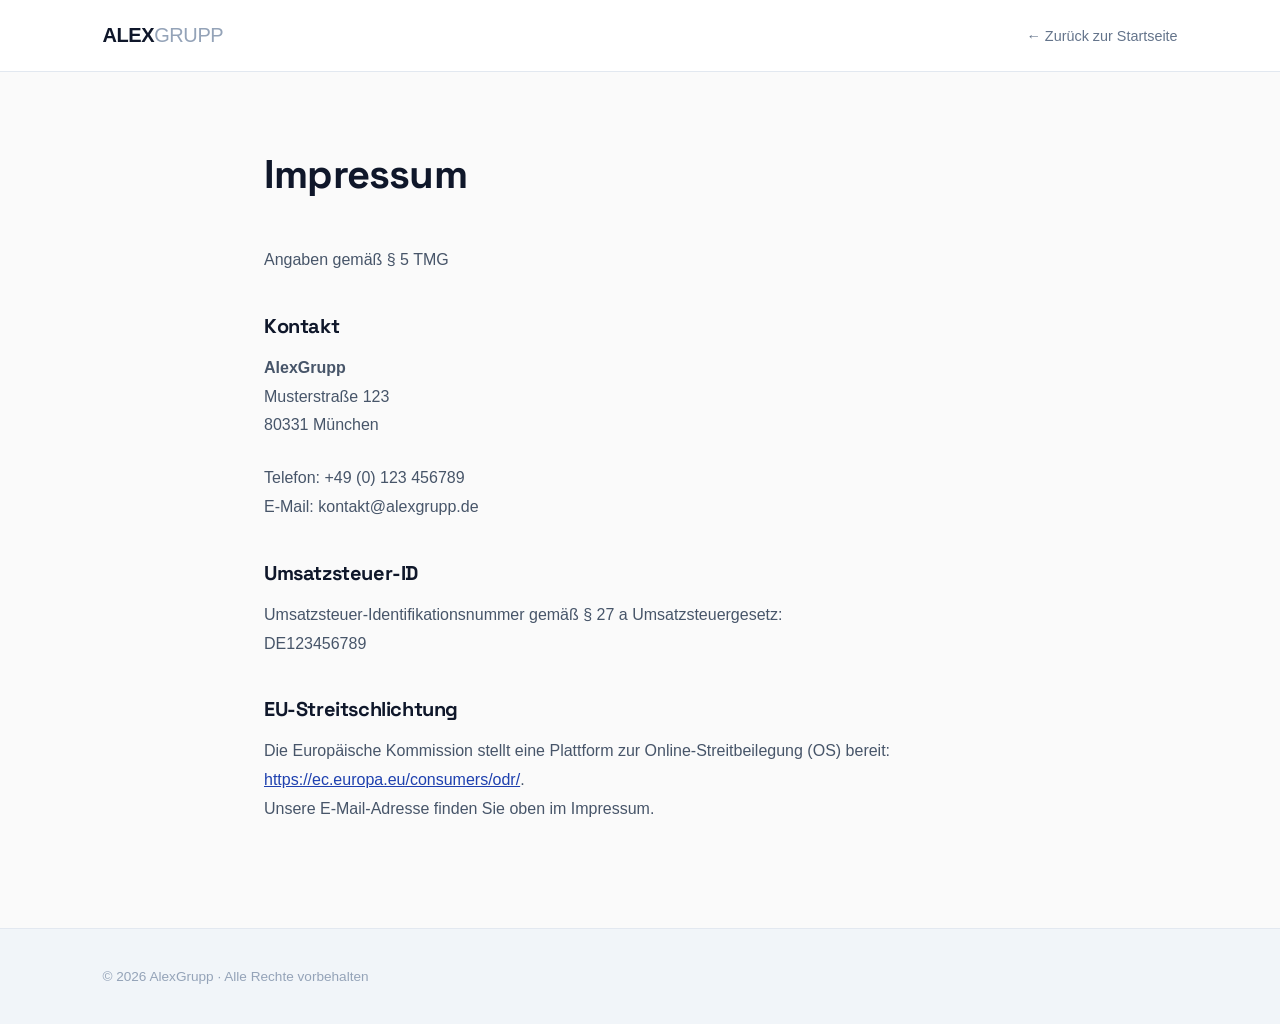
<file: legal/impressum.html>
<!DOCTYPE html>
<html lang="de">

<head>
    <meta charset="UTF-8">
    <meta name="viewport" content="width=device-width, initial-scale=1.0">
    <title>Impressum | AlexGrupp</title>
    <link rel="preconnect" href="https://fonts.googleapis.com">
    <link rel="preconnect" href="https://fonts.gstatic.com" crossorigin>
    <link rel="stylesheet" href="../styles/global.css">
    <style>
        body {
            background: #fafafa;
            color: #0f172a;
            font-family: 'Inter', sans-serif;
            min-height: 100vh;
            display: flex;
            flex-direction: column;
        }

        .header-simple {
            padding: 24px 8%;
            background: #fff;
            border-bottom: 1px solid #e2e8f0;
            display: flex;
            justify-content: space-between;
            align-items: center;
        }

        .logo a {
            font-size: 1.25rem;
            font-weight: 800;
            color: #0f172a;
            letter-spacing: -0.02em;
            text-decoration: none;
        }

        .logo span {
            color: #94a3b8;
            font-weight: 400;
        }

        .back-link {
            font-size: 0.9rem;
            color: #64748b;
            text-decoration: none;
            font-weight: 500;
            transition: color 0.2s;
        }

        .back-link:hover {
            color: #0f172a;
        }

        .legal-content {
            flex: 1;
            max-width: 800px;
            margin: 0 auto;
            padding: 80px 24px;
            width: 100%;
        }

        .legal-content h1 {
            font-size: 2.5rem;
            font-weight: 800;
            letter-spacing: -0.02em;
            margin-bottom: 3rem;
            color: #0f172a;
        }

        .legal-content h2 {
            font-size: 1.25rem;
            font-weight: 700;
            margin-top: 2.5rem;
            margin-bottom: 1rem;
            color: #0f172a;
        }

        .legal-content p {
            font-size: 1rem;
            line-height: 1.8;
            color: #475569;
            margin-bottom: 1.5rem;
        }

        .legal-content a {
            color: #1e40af;
            text-decoration: underline;
        }

        .site-footer {
            background: #f1f5f9;
            border-top: 1px solid #e2e8f0;
            color: #94a3b8;
            padding: 40px 8%;
            text-align: center;
            font-size: 0.85rem;
        }
    </style>
</head>

<body>
    <header class="header-simple">
        <div class="logo"><a href="../index.html">ALEX<span>GRUPP</span></a></div>
        <a href="../index.html" class="back-link">← Zurück zur Startseite</a>
    </header>

    <main class="legal-content">
        <h1>Impressum</h1>
        <p>Angaben gemäß § 5 TMG</p>

        <h2>Kontakt</h2>
        <p>
            <strong>AlexGrupp</strong><br>
            Musterstraße 123<br>
            80331 München
        </p>

        <p>
            Telefon: +49 (0) 123 456789<br>
            E-Mail: kontakt@alexgrupp.de
        </p>

        <h2>Umsatzsteuer-ID</h2>
        <p>Umsatzsteuer-Identifikationsnummer gemäß § 27 a Umsatzsteuergesetz:<br>
            DE123456789</p>

        <h2>EU-Streitschlichtung</h2>
        <p>Die Europäische Kommission stellt eine Plattform zur Online-Streitbeilegung (OS) bereit:
            <a href="https://ec.europa.eu/consumers/odr/" target="_blank"
                rel="noopener noreferrer">https://ec.europa.eu/consumers/odr/</a>.<br>
            Unsere E-Mail-Adresse finden Sie oben im Impressum.
        </p>
    </main>

    <footer class="site-footer">
        <p>&copy; 2026 AlexGrupp · Alle Rechte vorbehalten</p>
    </footer>
</body>

</html>
</file>
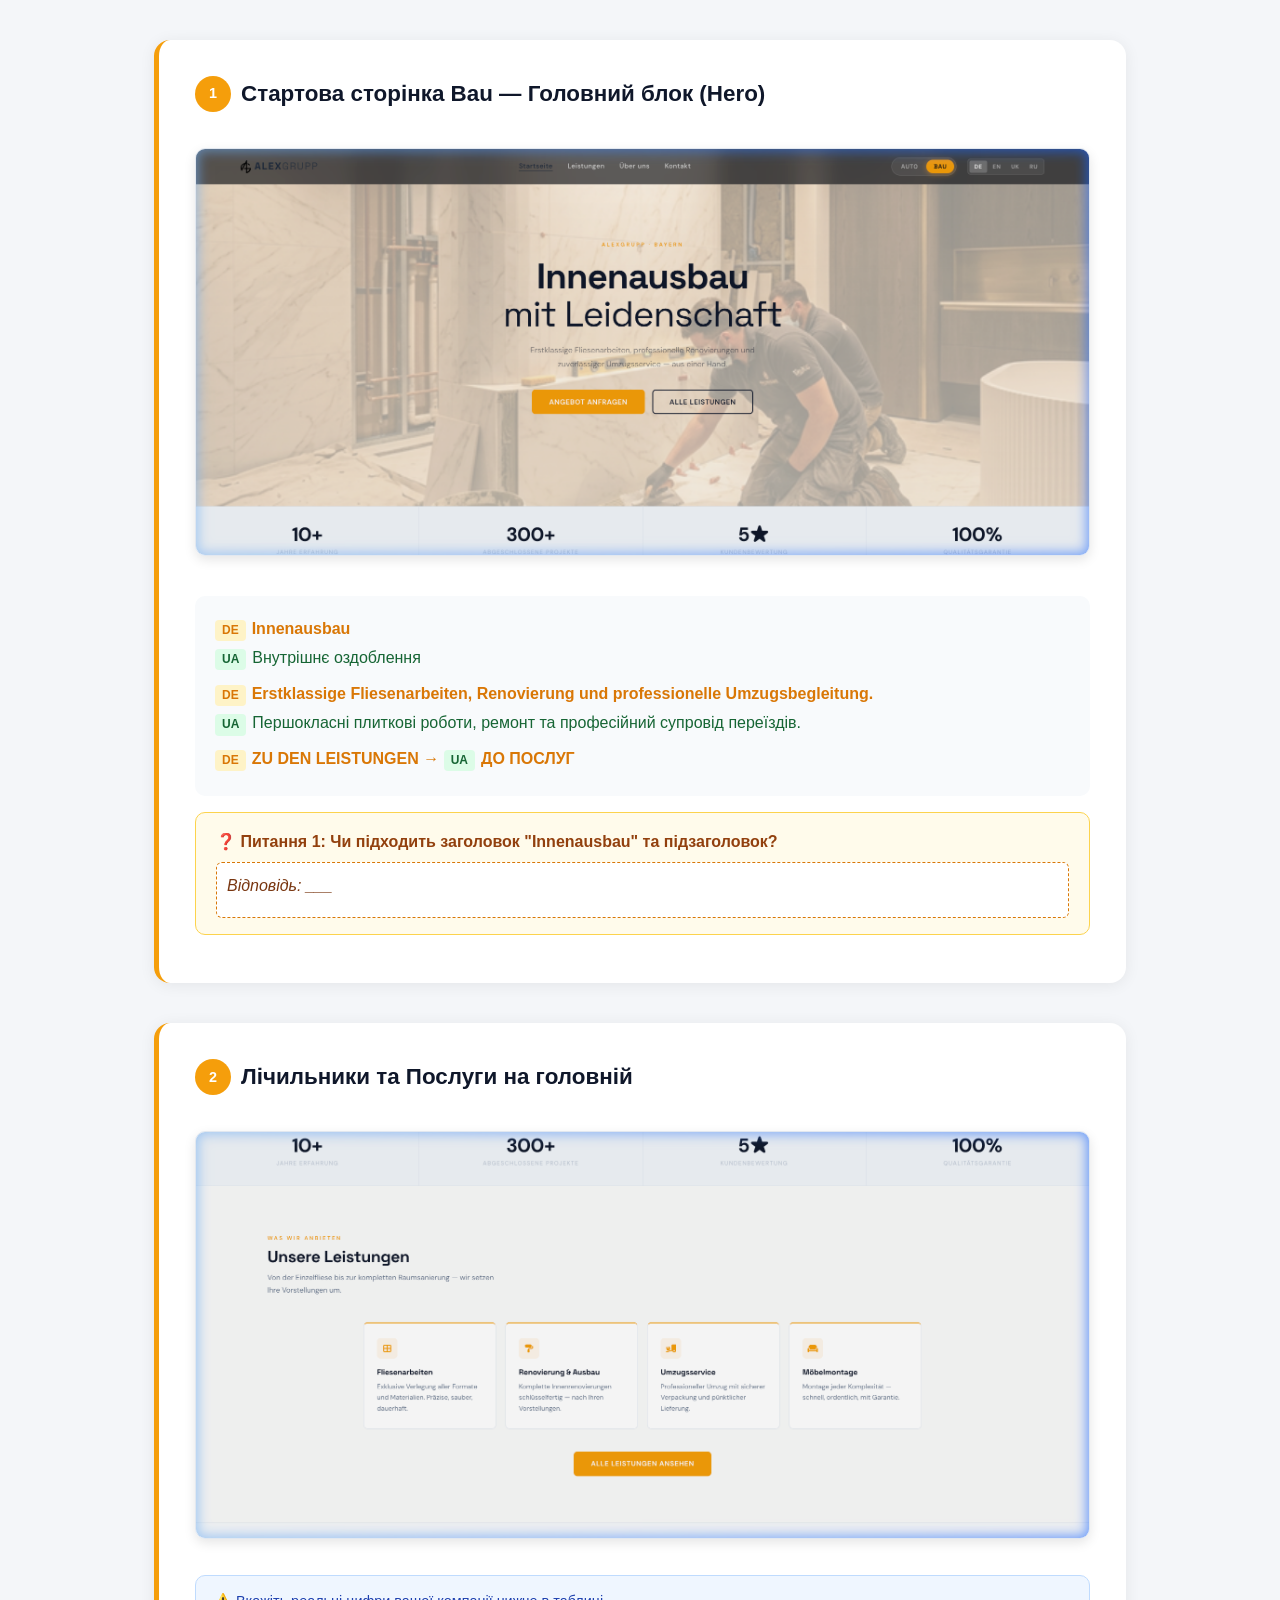
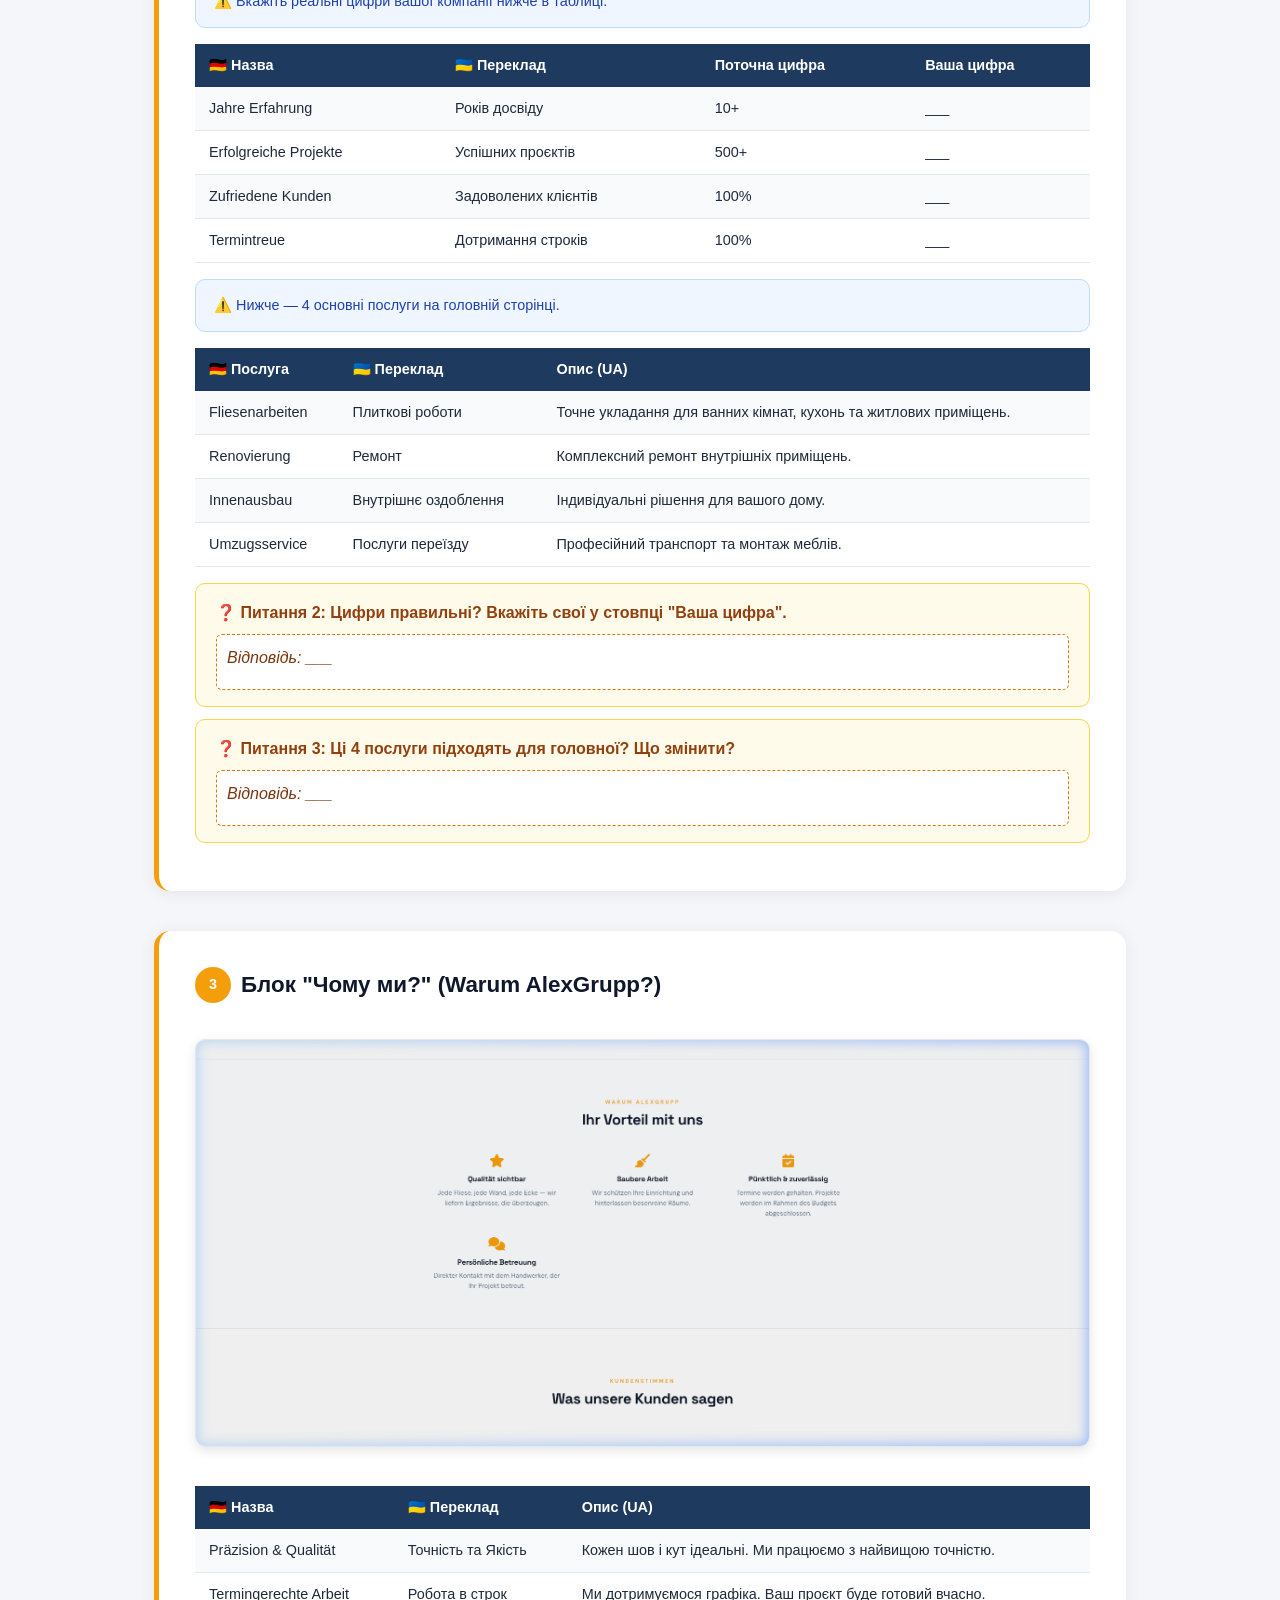
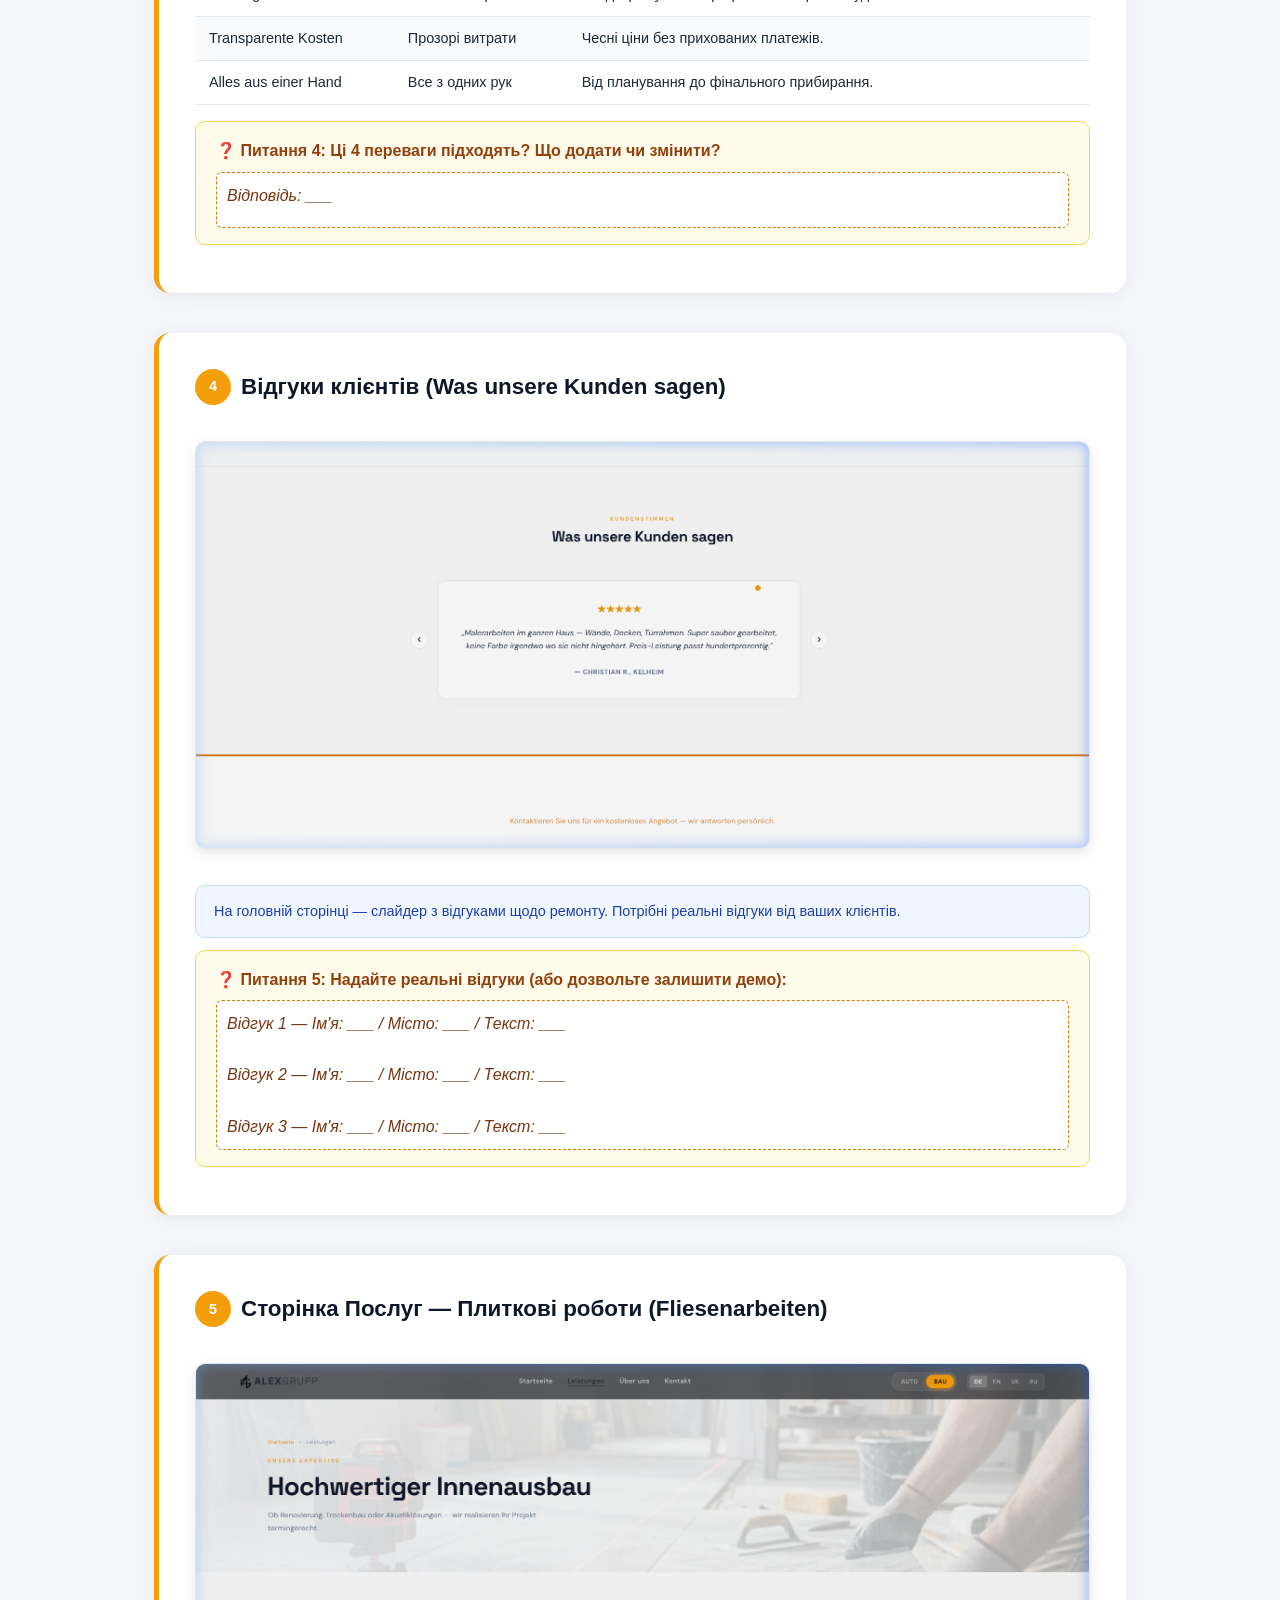
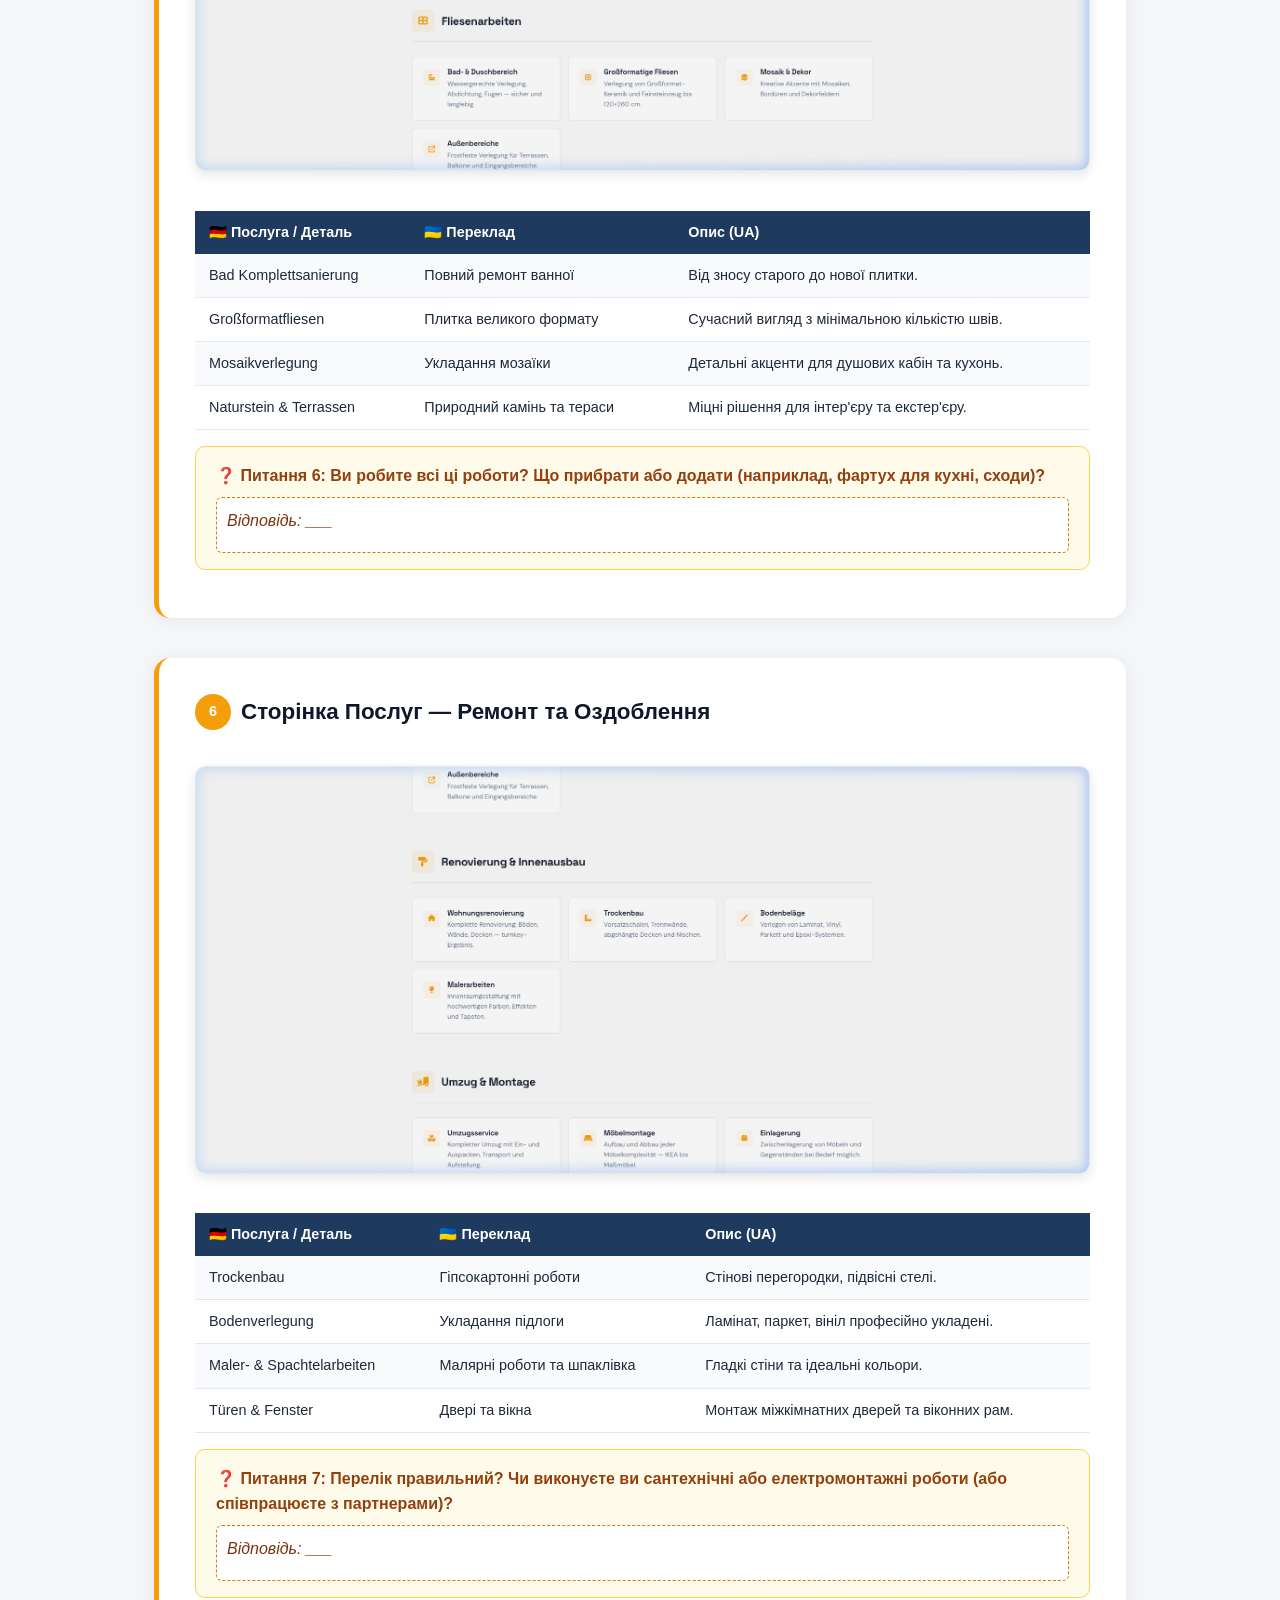
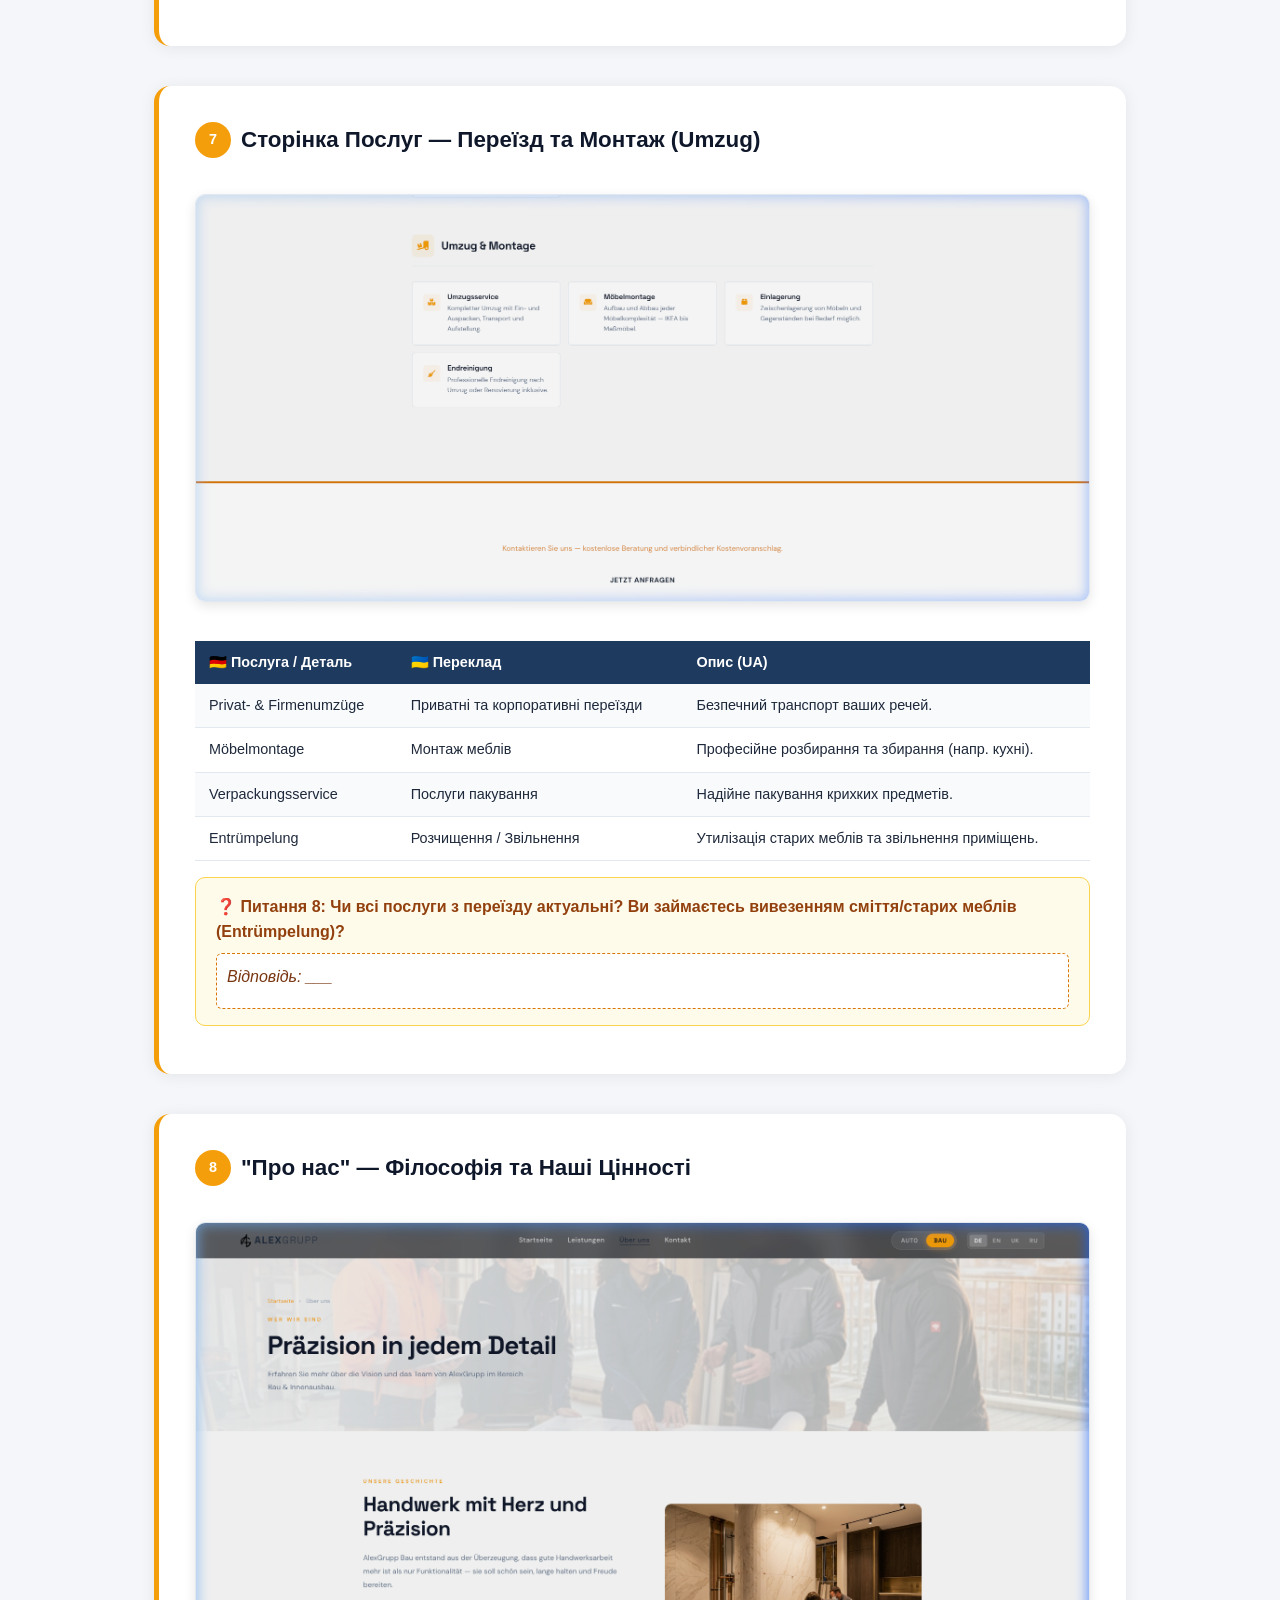
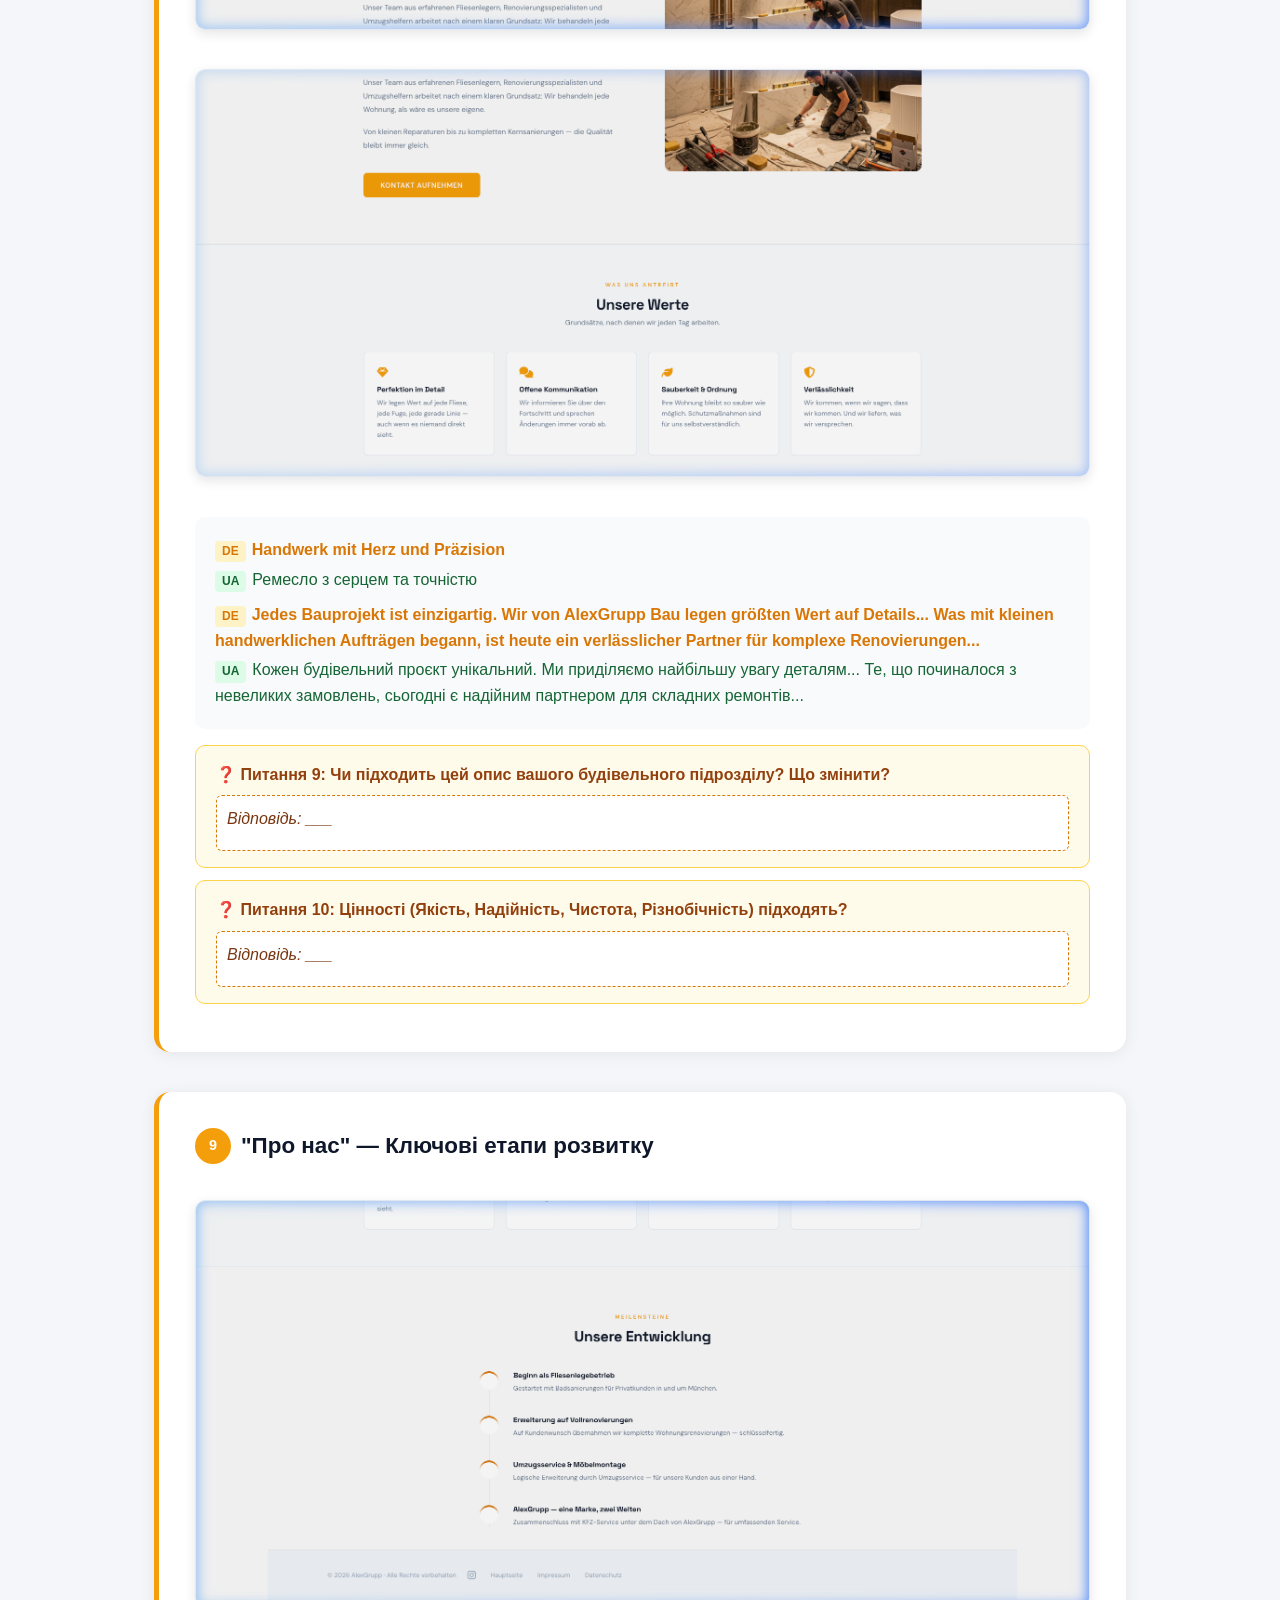
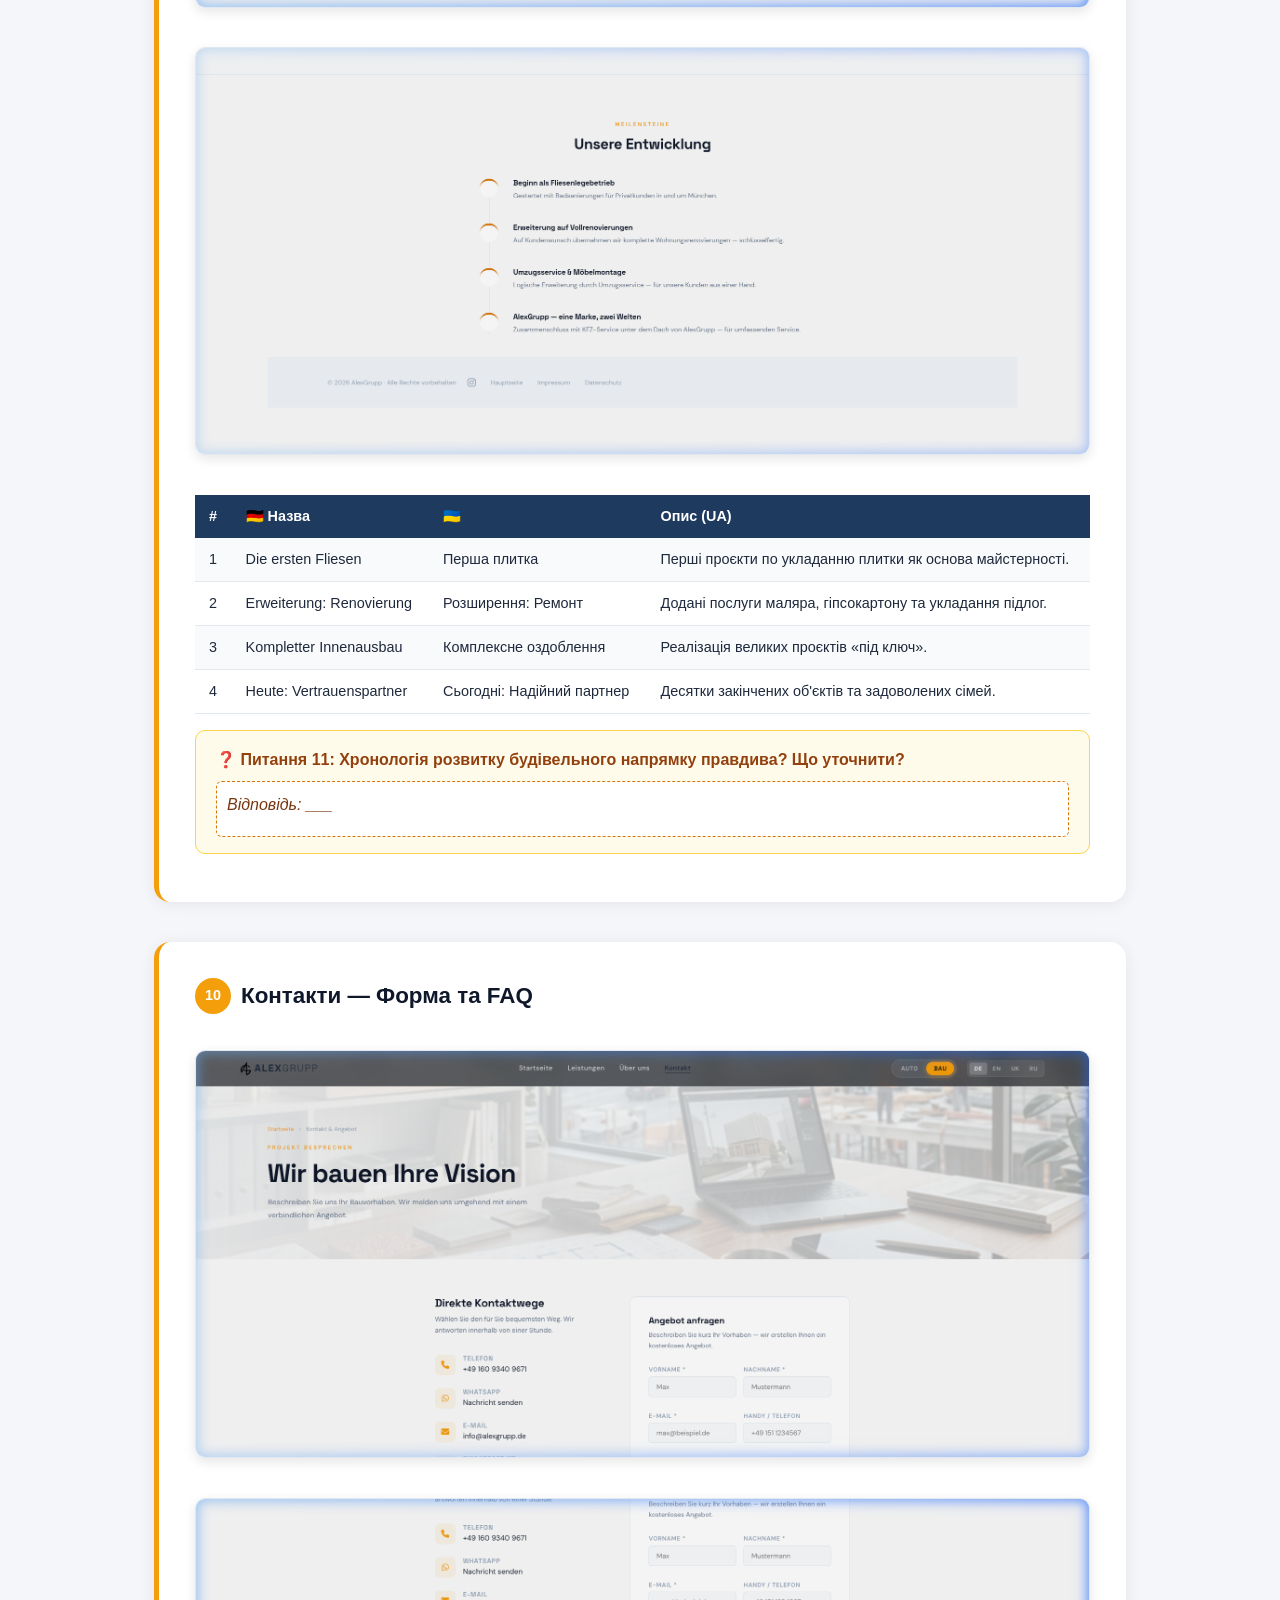
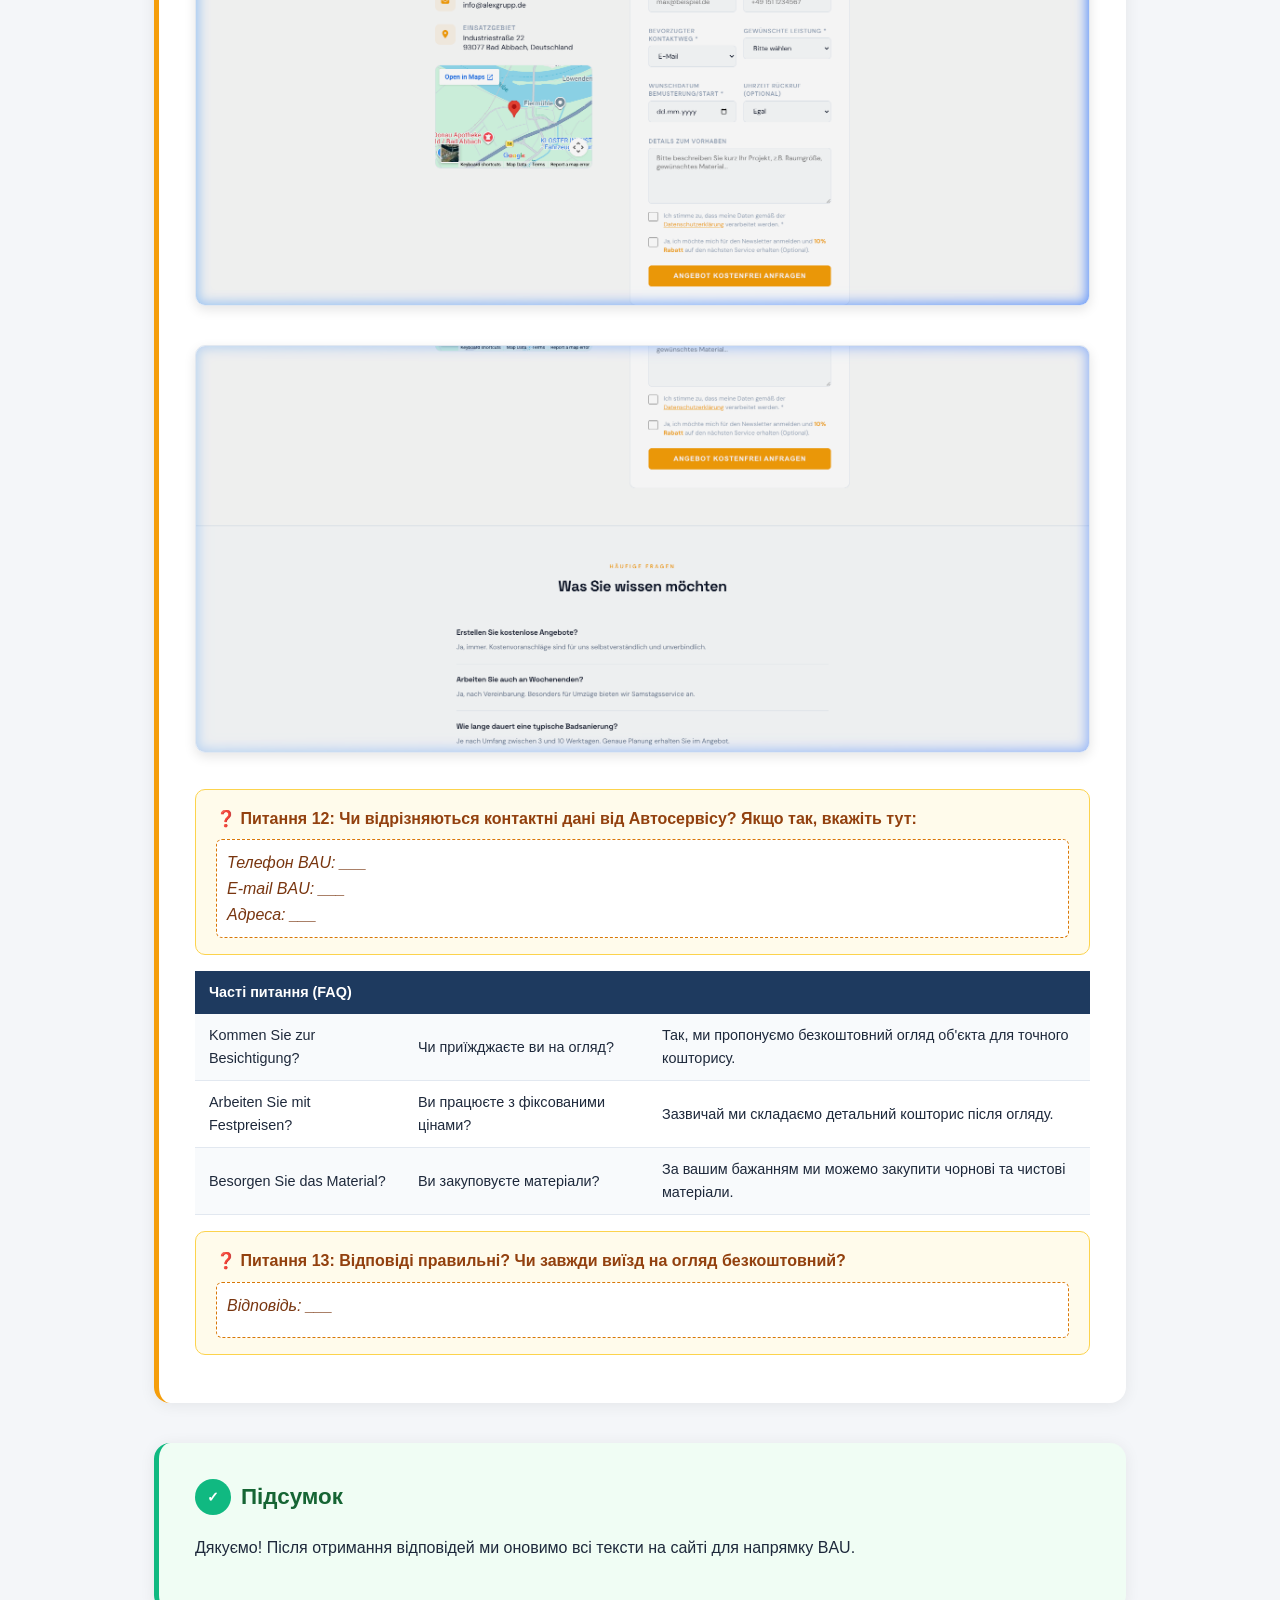
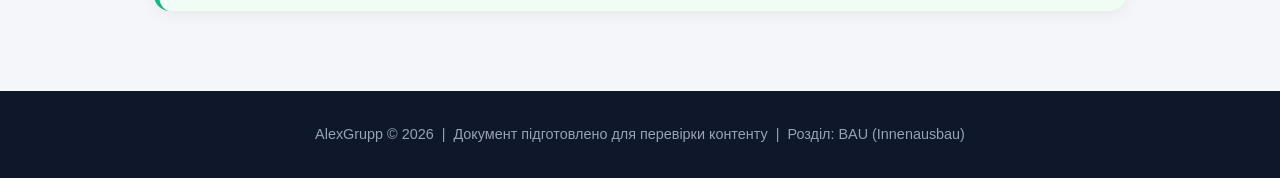
<file: client-review/bau/AlexGrupp_Bau_Контент_Перевірка.html>
<!DOCTYPE html>
<html lang="uk">

<head>
    <meta charset="UTF-8">
    <meta name="viewport" content="width=device-width,initial-scale=1">
    <title>AlexGrupp Bau – Перевірка контенту</title>
    <style>
        * {
            box-sizing: border-box;
            margin: 0;
            padding: 0;
        }

        body {
            font-family: -apple-system, BlinkMacSystemFont, 'Segoe UI', sans-serif;
            background: #f4f6f9;
            color: #1e293b;
            line-height: 1.6;
        }

        .container {
            max-width: 1100px;
            margin: 0 auto;
            padding: 40px 5%;
        }

        .section {
            background: #fff;
            border-radius: 16px;
            padding: 36px;
            margin-bottom: 40px;
            box-shadow: 0 2px 16px rgba(0, 0, 0, 0.07);
            border-left: 5px solid #f59e0b;
        }

        .section h2 {
            font-size: 1.4rem;
            color: #0f172a;
            margin-bottom: 20px;
            display: flex;
            align-items: center;
            gap: 10px;
        }

        .section h2 .num {
            background: #f59e0b;
            color: #fff;
            border-radius: 50%;
            width: 36px;
            height: 36px;
            display: flex;
            align-items: center;
            justify-content: center;
            font-size: 0.9rem;
            flex-shrink: 0;
        }

        .screenshot {
            width: 100%;
            border-radius: 10px;
            border: 1px solid #e2e8f0;
            margin: 16px 0;
            box-shadow: 0 4px 12px rgba(0, 0, 0, 0.1);
        }

        .text-block {
            background: #f8fafc;
            border-radius: 10px;
            padding: 20px;
            margin: 16px 0;
        }

        .de {
            color: #d97706;
            font-weight: 600;
            margin-bottom: 4px;
        }

        .ua {
            color: #166534;
        }

        .question {
            background: #fffbeb;
            border: 1px solid #fcd34d;
            border-radius: 10px;
            padding: 16px 20px;
            margin: 12px 0;
        }

        .question strong {
            color: #92400e;
            display: block;
            margin-bottom: 8px;
        }

        .question .answer {
            background: #fff;
            border: 1px dashed #d97706;
            border-radius: 6px;
            min-height: 56px;
            padding: 10px;
            color: #78350f;
            font-style: italic;
        }

        table {
            width: 100%;
            border-collapse: collapse;
            margin: 16px 0;
            font-size: 0.9rem;
        }

        th {
            background: #1e3a5f;
            color: #fff;
            padding: 10px 14px;
            text-align: left;
        }

        td {
            padding: 10px 14px;
            border-bottom: 1px solid #e2e8f0;
        }

        tr:nth-child(even) td {
            background: #f8fafc;
        }

        .note {
            background: #eff6ff;
            border: 1px solid #bfdbfe;
            border-radius: 10px;
            padding: 14px 18px;
            margin: 12px 0;
            font-size: 0.9rem;
            color: #1e40af;
        }

        .footer {
            background: #0f172a;
            color: #94a3b8;
            text-align: center;
            padding: 32px;
            font-size: 0.9rem;
        }

        .tag-de {
            display: inline-block;
            background: #fef3c7;
            color: #d97706;
            border-radius: 4px;
            padding: 1px 7px;
            font-size: 0.75rem;
            font-weight: 700;
            margin-right: 6px;
        }

        .tag-ua {
            display: inline-block;
            background: #dcfce7;
            color: #166534;
            border-radius: 4px;
            padding: 1px 7px;
            font-size: 0.75rem;
            font-weight: 700;
            margin-right: 6px;
        }

        @page {
            size: A4;
            margin: 0;
        }

        @media print {
            body {
                background: #ffffff !important;
                -webkit-print-color-adjust: exact;
                print-color-adjust: exact;
                margin: 0;
                padding: 15mm;
                font-size: 11pt;
            }

            .container {
                max-width: 100% !important;
                width: 100% !important;
                padding: 0 !important;
                margin: 0 !important;
            }

            .section {
                box-shadow: none !important;
                border: 1px solid #e2e8f0 !important;
                page-break-inside: avoid;
                break-inside: avoid;
                margin-bottom: 25px !important;
                padding: 25px !important;
                border-radius: 12px !important;
                display: block !important;
            }

            .section h2 {
                display: block !important;
            }

            .section h2 .num {
                display: inline-block !important;
                margin-right: 10px !important;
                background-color: #f59e0b !important;
                color: #ffffff !important;
                -webkit-print-color-adjust: exact;
                print-color-adjust: exact;
            }

            .screenshot {
                width: 100% !important;
                max-width: 100% !important;
                height: auto !important;
                max-height: 17cm;
                object-fit: contain;
                page-break-inside: avoid;
                break-inside: avoid;
                display: block;
                margin: 15px 0 !important;
            }

            .text-block {
                background-color: #f8fafc !important;
                -webkit-print-color-adjust: exact;
                print-color-adjust: exact;
                border: 1px solid #e2e8f0;
            }

            .question {
                background-color: #fffbeb !important;
                border: 1px solid #fcd34d !important;
                page-break-inside: avoid;
                break-inside: avoid;
                -webkit-print-color-adjust: exact;
                print-color-adjust: exact;
            }

            .question .answer {
                min-height: 70px !important;
                background-color: #ffffff !important;
                border: 1px dashed #d97706 !important;
                -webkit-print-color-adjust: exact;
                print-color-adjust: exact;
            }

            table {
                page-break-inside: auto;
                font-size: 10pt !important;
            }

            tr {
                page-break-inside: avoid;
                break-inside: avoid;
            }

            th {
                background: #1e3a5f !important;
                color: #fff !important;
                -webkit-print-color-adjust: exact;
                print-color-adjust: exact;
            }

            .footer {
                border-top: 1px solid #e2e8f0;
                padding-top: 10px !important;
                background: none !important;
                color: #64748b !important;
            }

            script,
            noscript {
                display: none !important;
            }
        }
    </style>
</head>

<body>

    <div class="container">

        <div class="section">
            <h2><span class="num">1</span>Стартова сторінка Bau — Головний блок (Hero)</h2>
            <img src="screenshots/01_hero.png" class="screenshot" alt="Hero блок">
            <div class="text-block">
                <div class="de"><span class="tag-de">DE</span>Innenausbau</div>
                <div class="ua"><span class="tag-ua">UA</span>Внутрішнє оздоблення</div>
                <div class="de" style="margin-top:10px"><span class="tag-de">DE</span>Erstklassige Fliesenarbeiten,
                    Renovierung und professionelle Umzugsbegleitung.</div>
                <div class="ua"><span class="tag-ua">UA</span>Першокласні плиткові роботи, ремонт та професійний
                    супровід переїздів.</div>
                <div class="de" style="margin-top:10px"><span class="tag-de">DE</span>ZU DEN LEISTUNGEN → <span
                        class="tag-ua">UA</span>ДО ПОСЛУГ</div>
            </div>
            <div class="question"><strong>❓ Питання 1: Чи підходить заголовок "Innenausbau" та підзаголовок?</strong>
                <div class="answer">Відповідь: ___</div>
            </div>
        </div>

        <div class="section">
            <h2><span class="num">2</span>Лічильники та Послуги на головній</h2>
            <img src="screenshots/02_services.png" class="screenshot" alt="Лічильники та послуги">
            <div class="note">⚠️ Вкажіть реальні цифри вашої компанії нижче в таблиці.</div>
            <table>
                <tr>
                    <th>🇩🇪 Назва</th>
                    <th>🇺🇦 Переклад</th>
                    <th>Поточна цифра</th>
                    <th>Ваша цифра</th>
                </tr>
                <tr>
                    <td>Jahre Erfahrung</td>
                    <td>Років досвіду</td>
                    <td>10+</td>
                    <td>___</td>
                </tr>
                <tr>
                    <td>Erfolgreiche Projekte</td>
                    <td>Успішних проєктів</td>
                    <td>500+</td>
                    <td>___</td>
                </tr>
                <tr>
                    <td>Zufriedene Kunden</td>
                    <td>Задоволених клієнтів</td>
                    <td>100%</td>
                    <td>___</td>
                </tr>
                <tr>
                    <td>Termintreue</td>
                    <td>Дотримання строків</td>
                    <td>100%</td>
                    <td>___</td>
                </tr>
            </table>
            <div class="note">⚠️ Нижче — 4 основні послуги на головній сторінці.</div>
            <table>
                <tr>
                    <th>🇩🇪 Послуга</th>
                    <th>🇺🇦 Переклад</th>
                    <th>Опис (UA)</th>
                </tr>
                <tr>
                    <td>Fliesenarbeiten</td>
                    <td>Плиткові роботи</td>
                    <td>Точне укладання для ванних кімнат, кухонь та житлових приміщень.</td>
                </tr>
                <tr>
                    <td>Renovierung</td>
                    <td>Ремонт</td>
                    <td>Комплексний ремонт внутрішніх приміщень.</td>
                </tr>
                <tr>
                    <td>Innenausbau</td>
                    <td>Внутрішнє оздоблення</td>
                    <td>Індивідуальні рішення для вашого дому.</td>
                </tr>
                <tr>
                    <td>Umzugsservice</td>
                    <td>Послуги переїзду</td>
                    <td>Професійний транспорт та монтаж меблів.</td>
                </tr>
            </table>
            <div class="question"><strong>❓ Питання 2: Цифри правильні? Вкажіть свої у стовпці "Ваша цифра".</strong>
                <div class="answer">Відповідь: ___</div>
            </div>
            <div class="question"><strong>❓ Питання 3: Ці 4 послуги підходять для головної? Що змінити?</strong>
                <div class="answer">Відповідь: ___</div>
            </div>
        </div>

        <div class="section">
            <h2><span class="num">3</span>Блок "Чому ми?" (Warum AlexGrupp?)</h2>
            <img src="screenshots/03_why_us.png" class="screenshot" alt="Чому ми">
            <table>
                <tr>
                    <th>🇩🇪 Назва</th>
                    <th>🇺🇦 Переклад</th>
                    <th>Опис (UA)</th>
                </tr>
                <tr>
                    <td>Präzision &amp; Qualität</td>
                    <td>Точність та Якість</td>
                    <td>Кожен шов і кут ідеальні. Ми працюємо з найвищою точністю.</td>
                </tr>
                <tr>
                    <td>Termingerechte Arbeit</td>
                    <td>Робота в строк</td>
                    <td>Ми дотримуємося графіка. Ваш проєкт буде готовий вчасно.</td>
                </tr>
                <tr>
                    <td>Transparente Kosten</td>
                    <td>Прозорі витрати</td>
                    <td>Чесні ціни без прихованих платежів.</td>
                </tr>
                <tr>
                    <td>Alles aus einer Hand</td>
                    <td>Все з одних рук</td>
                    <td>Від планування до фінального прибирання.</td>
                </tr>
            </table>
            <div class="question"><strong>❓ Питання 4: Ці 4 переваги підходять? Що додати чи змінити?</strong>
                <div class="answer">Відповідь: ___</div>
            </div>
        </div>

        <div class="section">
            <h2><span class="num">4</span>Відгуки клієнтів (Was unsere Kunden sagen)</h2>
            <img src="screenshots/04_testimonials.png" class="screenshot" alt="Відгуки">
            <div class="note">На головній сторінці — слайдер з відгуками щодо ремонту. Потрібні реальні відгуки від
                ваших клієнтів.</div>
            <div class="question"><strong>❓ Питання 5: Надайте реальні відгуки (або дозвольте залишити демо):</strong>
                <div class="answer">Відгук 1 — Ім'я: ___ / Місто: ___ / Текст: ___<br><br>Відгук 2 — Ім'я: ___ / Місто:
                    ___ / Текст: ___<br><br>Відгук 3 — Ім'я: ___ / Місто: ___ / Текст: ___</div>
            </div>
        </div>

        <div class="section">
            <h2><span class="num">5</span>Сторінка Послуг — Плиткові роботи (Fliesenarbeiten)</h2>
            <img src="screenshots/05_fliesen.png" class="screenshot" alt="Плиткові роботи">
            <table>
                <tr>
                    <th>🇩🇪 Послуга / Деталь</th>
                    <th>🇺🇦 Переклад</th>
                    <th>Опис (UA)</th>
                </tr>
                <tr>
                    <td>Bad Komplettsanierung</td>
                    <td>Повний ремонт ванної</td>
                    <td>Від зносу старого до нової плитки.</td>
                </tr>
                <tr>
                    <td>Großformatfliesen</td>
                    <td>Плитка великого формату</td>
                    <td>Сучасний вигляд з мінімальною кількістю швів.</td>
                </tr>
                <tr>
                    <td>Mosaikverlegung</td>
                    <td>Укладання мозаїки</td>
                    <td>Детальні акценти для душових кабін та кухонь.</td>
                </tr>
                <tr>
                    <td>Naturstein &amp; Terrassen</td>
                    <td>Природний камінь та тераси</td>
                    <td>Міцні рішення для інтер'єру та екстер'єру.</td>
                </tr>
            </table>
            <div class="question"><strong>❓ Питання 6: Ви робите всі ці роботи? Що прибрати або додати (наприклад,
                    фартух для кухні, сходи)?</strong>
                <div class="answer">Відповідь: ___</div>
            </div>
        </div>

        <div class="section">
            <h2><span class="num">6</span>Сторінка Послуг — Ремонт та Оздоблення</h2>
            <img src="screenshots/06_renovierung.png" class="screenshot" alt="Ремонт та Оздоблення">
            <table>
                <tr>
                    <th>🇩🇪 Послуга / Деталь</th>
                    <th>🇺🇦 Переклад</th>
                    <th>Опис (UA)</th>
                </tr>
                <tr>
                    <td>Trockenbau</td>
                    <td>Гіпсокартонні роботи</td>
                    <td>Стінові перегородки, підвісні стелі.</td>
                </tr>
                <tr>
                    <td>Bodenverlegung</td>
                    <td>Укладання підлоги</td>
                    <td>Ламінат, паркет, вініл професійно укладені.</td>
                </tr>
                <tr>
                    <td>Maler- &amp; Spachtelarbeiten</td>
                    <td>Малярні роботи та шпаклівка</td>
                    <td>Гладкі стіни та ідеальні кольори.</td>
                </tr>
                <tr>
                    <td>Türen &amp; Fenster</td>
                    <td>Двері та вікна</td>
                    <td>Монтаж міжкімнатних дверей та віконних рам.</td>
                </tr>
            </table>
            <div class="question"><strong>❓ Питання 7: Перелік правильний? Чи виконуєте ви сантехнічні або
                    електромонтажні роботи (або співпрацюєте з партнерами)?</strong>
                <div class="answer">Відповідь: ___</div>
            </div>
        </div>

        <div class="section">
            <h2><span class="num">7</span>Сторінка Послуг — Переїзд та Монтаж (Umzug)</h2>
            <img src="screenshots/07_umzug.png" class="screenshot" alt="Переїзд та Монтаж">
            <table>
                <tr>
                    <th>🇩🇪 Послуга / Деталь</th>
                    <th>🇺🇦 Переклад</th>
                    <th>Опис (UA)</th>
                </tr>
                <tr>
                    <td>Privat- &amp; Firmenumzüge</td>
                    <td>Приватні та корпоративні переїзди</td>
                    <td>Безпечний транспорт ваших речей.</td>
                </tr>
                <tr>
                    <td>Möbelmontage</td>
                    <td>Монтаж меблів</td>
                    <td>Професійне розбирання та збирання (напр. кухні).</td>
                </tr>
                <tr>
                    <td>Verpackungsservice</td>
                    <td>Послуги пакування</td>
                    <td>Надійне пакування крихких предметів.</td>
                </tr>
                <tr>
                    <td>Entrümpelung</td>
                    <td>Розчищення / Звільнення</td>
                    <td>Утилізація старих меблів та звільнення приміщень.</td>
                </tr>
            </table>
            <div class="question"><strong>❓ Питання 8: Чи всі послуги з переїзду актуальні? Ви займаєтесь вивезенням
                    сміття/старих меблів (Entrümpelung)?</strong>
                <div class="answer">Відповідь: ___</div>
            </div>
        </div>

        <div class="section">
            <h2><span class="num">8</span>"Про нас" — Філософія та Наші Цінності</h2>
            <img src="screenshots/08_philosophy.png" class="screenshot" alt="Філософія">
            <img src="screenshots/09_values.png" class="screenshot" alt="Цінності">
            <div class="text-block">
                <div class="de"><span class="tag-de">DE</span>Handwerk mit Herz und Präzision</div>
                <div class="ua"><span class="tag-ua">UA</span>Ремесло з серцем та точністю</div>
                <div class="de" style="margin-top:10px"><span class="tag-de">DE</span>Jedes Bauprojekt ist einzigartig.
                    Wir von AlexGrupp Bau legen größten Wert auf Details... Was mit kleinen handwerklichen Aufträgen
                    begann, ist heute ein verlässlicher Partner für komplexe Renovierungen...</div>
                <div class="ua"><span class="tag-ua">UA</span>Кожен будівельний проєкт унікальний. Ми приділяємо
                    найбільшу увагу деталям... Те, що починалося з невеликих замовлень, сьогодні є надійним партнером
                    для складних ремонтів...</div>
            </div>
            <div class="question"><strong>❓ Питання 9: Чи підходить цей опис вашого будівельного підрозділу? Що
                    змінити?</strong>
                <div class="answer">Відповідь: ___</div>
            </div>
            <div class="question"><strong>❓ Питання 10: Цінності (Якість, Надійність, Чистота, Різнобічність)
                    підходять?</strong>
                <div class="answer">Відповідь: ___</div>
            </div>
        </div>

        <div class="section">
            <h2><span class="num">9</span>"Про нас" — Ключові етапи розвитку</h2>
            <img src="screenshots/10_milestones1.png" class="screenshot" alt="Мілстоуни 1">
            <img src="screenshots/11_milestones2.png" class="screenshot" alt="Мілстоуни 2">
            <table>
                <tr>
                    <th>#</th>
                    <th>🇩🇪 Назва</th>
                    <th>🇺🇦</th>
                    <th>Опис (UA)</th>
                </tr>
                <tr>
                    <td>1</td>
                    <td>Die ersten Fliesen</td>
                    <td>Перша плитка</td>
                    <td>Перші проєкти по укладанню плитки як основа майстерності.</td>
                </tr>
                <tr>
                    <td>2</td>
                    <td>Erweiterung: Renovierung</td>
                    <td>Розширення: Ремонт</td>
                    <td>Додані послуги маляра, гіпсокартону та укладання підлог.</td>
                </tr>
                <tr>
                    <td>3</td>
                    <td>Kompletter Innenausbau</td>
                    <td>Комплексне оздоблення</td>
                    <td>Реалізація великих проєктів «під ключ».</td>
                </tr>
                <tr>
                    <td>4</td>
                    <td>Heute: Vertrauenspartner</td>
                    <td>Сьогодні: Надійний партнер</td>
                    <td>Десятки закінчених об'єктів та задоволених сімей.</td>
                </tr>
            </table>
            <div class="question"><strong>❓ Питання 11: Хронологія розвитку будівельного напрямку правдива? Що
                    уточнити?</strong>
                <div class="answer">Відповідь: ___</div>
            </div>
        </div>

        <div class="section">
            <h2><span class="num">10</span>Контакти — Форма та FAQ</h2>
            <img src="screenshots/12_kontakt_hero.png" class="screenshot" alt="Контакти Hero">
            <img src="screenshots/13_kontakt_form.png" class="screenshot" alt="Контактна форма">
            <img src="screenshots/14_faq.png" class="screenshot" alt="FAQ">
            <div class="question"><strong>❓ Питання 12: Чи відрізняються контактні дані від Автосервісу? Якщо так,
                    вкажіть тут:</strong>
                <div class="answer">Телефон BAU: ___<br>E-mail BAU: ___<br>Адреса: ___</div>
            </div>
            <table>
                <tr>
                    <th colspan="3" style="background:#1e3a5f">Часті питання (FAQ)</th>
                </tr>
                <tr>
                    <td>Kommen Sie zur Besichtigung?</td>
                    <td>Чи приїжджаєте ви на огляд?</td>
                    <td>Так, ми пропонуємо безкоштовний огляд об'єкта для точного кошторису.</td>
                </tr>
                <tr>
                    <td>Arbeiten Sie mit Festpreisen?</td>
                    <td>Ви працюєте з фіксованими цінами?</td>
                    <td>Зазвичай ми складаємо детальний кошторис після огляду.</td>
                </tr>
                <tr>
                    <td>Besorgen Sie das Material?</td>
                    <td>Ви закуповуєте матеріали?</td>
                    <td>За вашим бажанням ми можемо закупити чорнові та чистові матеріали.</td>
                </tr>
            </table>
            <div class="question"><strong>❓ Питання 13: Відповіді правильні? Чи завжди виїзд на огляд
                    безкоштовний?</strong>
                <div class="answer">Відповідь: ___</div>
            </div>
        </div>

        <div class="section" style="border-left-color:#10b981; background:#f0fdf4;">
            <h2 style="color:#166534"><span class="num" style="background:#10b981">✓</span>Підсумок</h2>
            <p style="margin-bottom:14px">Дякуємо! Після отримання відповідей ми оновимо всі тексти на сайті для
                напрямку BAU.</p>
        </div>

    </div>

    <div class="footer">
        AlexGrupp © 2026 &nbsp;|&nbsp; Документ підготовлено для перевірки контенту &nbsp;|&nbsp; Розділ: BAU
        (Innenausbau)
    </div>

</body>

</html>
</file>
<file: styles/global.css>
/* ==========================================================================
   Global Design System — AlexGroup
   Unified tokens, resets, header, and shared components
   ========================================================================== */

@import url('https://fonts.googleapis.com/css2?family=Space+Grotesk:wght@400;500;600;700&family=DM+Sans:ital,opsz,wght@0,9..40,300;0,9..40,400;0,9..40,500;0,9..40,600;0,9..40,700;1,9..40,400&display=swap');

:root {
  /* Typography — V4 */
  --font-heading: 'Space Grotesk', -apple-system, BlinkMacSystemFont, 'Segoe UI', sans-serif;
  --font-family-base: 'DM Sans', -apple-system, BlinkMacSystemFont, 'Segoe UI', sans-serif;
  --font-size-base: 16px;

  /* ---- V4 Auto Theme: Midnight Steel + Ice Blue Metallic ---- */
  --color-auto-bg: #0e1117;
  /* Midnight Steel — less harsh than coal black */
  --color-auto-surface: #161b27;
  /* Elevated card surface */
  --color-auto-surface-border: rgba(255, 255, 255, 0.07);
  --color-auto-primary: #3b7dd8;
  /* Steel Blue — premium, not too vivid */
  --color-auto-primary-hover: #2d68bf;
  --color-auto-primary-glow: rgba(59, 125, 216, 0.22);
  --color-auto-accent: #4facf7;
  /* Ice Blue metallic — eyebrows, highlights (replaces red) */
  --color-auto-secondary: #7bb8f5;
  /* Light steel secondary */
  --color-auto-text: #f0f4f8;
  /* Slightly warm off-white */
  --color-auto-text-muted: rgba(240, 244, 248, 0.55);

  /* ---- V4 Bau Theme: Amber & Soft Gray (unchanged) ---- */
  --color-bau-bg: #f8fafc;
  --color-bau-surface: #ffffff;
  --color-bau-surface-border: #e2e8f0;
  --color-bau-primary: #d97706;
  --color-bau-primary-hover: #b45309;
  --color-bau-secondary: #f59e0b;
  --color-bau-text: #0f172a;
  --color-bau-text-muted: #64748b;

  /* ---- Unified Button System ---- */
  --btn-radius: 8px;
  --btn-padding: 0.9rem 2.2rem;
  --btn-font-size: 0.95rem;
  --btn-font-weight: 600;
  --btn-letter-spacing: 0.05em;
  --btn-transition: all 0.3s cubic-bezier(0.25, 1, 0.5, 1);

  /* Shared Colors for Global Overlays */
  --color-glass-bg: rgba(14, 17, 23, 0.7);
  --color-glass-border: rgba(255, 255, 255, 0.07);
  --color-glass-text: #f0f4f8;

  /* Transitions */
  --transition-smooth: all 0.5s cubic-bezier(0.25, 1, 0.5, 1);
  --transition-fast: all 0.22s ease;

  /* Z-Index */
  --z-header: 1000;
  --z-overlay: 500;

  /* Spacing */
  --section-padding: 100px 8%;
  --section-padding-mobile: 60px 24px;
}

/* ==========================================================================
   Reset & Base
   ========================================================================== */
*,
*::before,
*::after {
  box-sizing: border-box;
  margin: 0;
  padding: 0;
}

html {
  font-size: var(--font-size-base);
  scroll-behavior: smooth;
}

body {
  font-family: var(--font-family-base);
  -webkit-font-smoothing: antialiased;
  -moz-osx-font-smoothing: grayscale;
  overflow-x: hidden;
}

h1,
h2,
h3,
h4,
h5,
h6 {
  font-family: var(--font-heading);
  line-height: 1.15;
  letter-spacing: -0.02em;
}

a {
  text-decoration: none;
  color: inherit;
  transition: var(--transition-fast);
}

ul {
  list-style: none;
}

img {
  max-width: 100%;
  display: block;
}

/* ==========================================================================
   Glassmorphism Header
   ========================================================================== */
.global-header {
  position: fixed;
  top: 0;
  left: 0;
  width: 100%;
  height: 76px;
  display: flex;
  justify-content: space-between;
  align-items: center;
  padding: 0 5%;
  z-index: var(--z-header);
  background: var(--color-glass-bg);
  backdrop-filter: blur(18px);
  -webkit-backdrop-filter: blur(18px);
  border-bottom: 1px solid var(--color-glass-border);
  /* Start hidden — JS adds .header-loaded to animate in */
  transform: translateY(-24px);
  opacity: 0;
  transition: transform 0.7s cubic-bezier(0.16, 1, 0.3, 1), opacity 0.7s ease, background 0.4s ease, box-shadow 0.4s ease;
}

.global-header.header-loaded {
  transform: translateY(0);
  opacity: 1;
}

.global-header.header-hidden {
  transform: translateY(-100%) !important;
  opacity: 0 !important;
  pointer-events: none !important;
  box-shadow: none !important;
}

.global-header.scrolled {
  background: rgba(10, 12, 18, 0.95);
  box-shadow: 0 1px 0 rgba(255, 255, 255, 0.05);
}

.global-header .logo {
  font-family: var(--font-heading);
  font-size: 1.35rem;
  font-weight: 700;
  letter-spacing: 2px;
  color: var(--color-white);
  text-transform: uppercase;
}

.global-header .logo span {
  font-weight: 400;
  opacity: 0.7;
}

/* Burger Menu Toggle */
.burger-menu {
  display: none;
  /* Desktop hidden */
  flex-direction: column;
  justify-content: space-around;
  width: 24px;
  height: 18px;
  background: transparent;
  border: none;
  cursor: pointer;
  padding: 0;
  z-index: 1001;
  margin-left: 10px;
}

.burger-menu span {
  width: 100%;
  height: 2px;
  background: #fff;
  border-radius: 10px;
  transition: all 0.3s cubic-bezier(0.2, 0.8, 0.2, 1);
}

.burger-menu.active span:nth-child(1) {
  transform: translateY(6.5px) rotate(45deg);
}

.burger-menu.active span:nth-child(2) {
  opacity: 0;
}

.burger-menu.active span:nth-child(3) {
  transform: translateY(-6.5px) rotate(-45deg);
}

/* Logo icon (AG monogram) beside wordmark */
.logo-icon {
  height: 28px;
  width: auto;
  display: inline-block;
  vertical-align: middle;
  margin-right: 8px;
  filter: invert(1);
  /* white icon on dark Auto header */
  opacity: 0.95;
  transition: opacity 0.2s;
}

/* Bau theme: dark icon on light header */
.logo-icon-bau {
  filter: invert(0);
}

/* Header Controls (Switcher & Lang) */
.header-controls {
  display: flex;
  align-items: center;
  gap: 1.5rem;
}

/* Sub Navigation Links (on internal pages) */
.header-nav {
  display: flex;
  gap: 2rem;
  margin: 0 2rem;
}

.header-nav a {
  color: rgba(255, 255, 255, 0.75);
  font-size: 0.9rem;
  font-weight: 500;
  letter-spacing: 0.04em;
  padding-bottom: 2px;
  border-bottom: 1px solid transparent;
}

.header-nav a:hover,
.header-nav a.active {
  color: var(--color-white);
  border-bottom-color: currentColor;
}

/* ==========================================================================
   Theme Switcher — V5: Proper button targets only, no whole-div click
   ========================================================================== */
.theme-switcher {
  display: flex;
  align-items: center;
  background: rgba(255, 255, 255, 0.06);
  border: 1px solid rgba(255, 255, 255, 0.12);
  border-radius: 30px;
  padding: 4px;
  position: relative;
  gap: 2px;
  cursor: default;
  user-select: none;
}

.theme-switcher .switch-btn {
  position: relative;
  z-index: 2;
  padding: 6px 16px;
  font-size: 0.82rem;
  font-weight: 600;
  letter-spacing: 0.06em;
  text-transform: uppercase;
  border-radius: 22px;
  border: none;
  cursor: pointer;
  transition: all 0.3s cubic-bezier(0.25, 1, 0.5, 1);
  background: transparent;
  color: rgba(255, 255, 255, 0.5);
  font-family: var(--font-heading, 'Space Grotesk', sans-serif);
}

.theme-switcher .switch-btn.active {
  background: #3b7dd8;
  color: #fff;
  box-shadow: 0 2px 12px rgba(59, 125, 216, 0.5);
}

/* Bau pill active override — amber pill */
.theme-switcher.is-bau .switch-btn.active {
  background: #f59e0b;
  color: #111;
  box-shadow: 0 2px 12px rgba(245, 158, 11, 0.45);
}


/* ==========================================================================
   Unified Button System
   ========================================================================== */

/* Base button — both themes override color variables */
.btn {
  display: inline-flex;
  align-items: center;
  gap: 0.5rem;
  padding: var(--btn-padding);
  border-radius: var(--btn-radius);
  font-size: var(--btn-font-size);
  font-weight: var(--btn-font-weight);
  letter-spacing: var(--btn-letter-spacing);
  text-transform: uppercase;
  cursor: pointer;
  transition: var(--btn-transition);
  border: 2px solid transparent;
  white-space: nowrap;
}

/* Primary — filled */
.btn-primary-auto {
  background: transparent;
  color: #fff;
  border-color: #e63946;
}

.btn-primary-auto:hover {
  background: #e63946;
  box-shadow: 0 0 20px rgba(230, 57, 70, 0.4);
}

.btn-primary-bau {
  background: #f59e0b;
  color: #fff;
  border-color: #f59e0b;
}

.btn-primary-bau:hover {
  background: #d97706;
  border-color: #d97706;
  box-shadow: 0 4px 20px rgba(245, 158, 11, 0.4);
  transform: translateY(-2px);
}

/* Secondary — outline */
.btn-secondary-auto {
  background: transparent;
  color: rgba(255, 255, 255, 0.7);
  border-color: rgba(255, 255, 255, 0.25);
}

.btn-secondary-auto:hover {
  color: #fff;
  border-color: #fff;
}

.btn-secondary-bau {
  background: transparent;
  color: #0f172a;
  border-color: #0f172a;
}

.btn-secondary-bau:hover {
  background: #0f172a;
  color: #fff;
}

/* ==========================================================================
   Shared Sections
   ========================================================================== */

.section {
  padding: var(--section-padding);
}

.section-title {
  font-size: 2.2rem;
  font-weight: 700;
  letter-spacing: -0.02em;
  margin-bottom: 1rem;
}

.section-subtitle {
  font-size: 1rem;
  opacity: 0.6;
  max-width: 540px;
  line-height: 1.7;
  margin-bottom: 3rem;
}

/* Counter Strip */
.counter-strip {
  display: flex;
  justify-content: center;
  gap: 5rem;
  flex-wrap: wrap;
  padding: 60px 5%;
  text-align: center;
}

.counter-item .count {
  font-size: 3rem;
  font-weight: 800;
  display: block;
}

.counter-item .label {
  font-size: 0.9rem;
  letter-spacing: 0.08em;
  text-transform: uppercase;
  opacity: 0.6;
  margin-top: 0.25rem;
  display: block;
}

/* Services Grid */
.services-grid {
  display: grid;
  grid-template-columns: repeat(auto-fit, minmax(280px, 1fr));
  gap: 1.5rem;
  max-width: 1200px;
  margin: 0 auto;
}

/* Two-column layout */
.two-col {
  display: grid;
  grid-template-columns: 1fr 1fr;
  gap: 5rem;
  align-items: center;
  max-width: 1200px;
  margin: 0 auto;
}

/* Footer */
.site-footer {
  padding: 40px 5%;
  display: flex;
  justify-content: space-between;
  align-items: center;
  flex-wrap: wrap;
  gap: 1rem;
  font-size: 0.85rem;
}

.footer-links {
  display: flex;
  gap: 2rem;
}

/* ==========================================================================
   Language Switcher
   ========================================================================== */
#langSwitcher {
  display: flex;
  gap: 2px;
  background: rgba(255, 255, 255, 0.06);
  border: 1px solid rgba(255, 255, 255, 0.12);
  border-radius: 6px;
  padding: 3px;
}

.lang-btn {
  background: transparent;
  border: none;
  color: rgba(255, 255, 255, 0.5);
  font-family: var(--font-family-base);
  font-size: 0.78rem;
  font-weight: 600;
  letter-spacing: 0.06em;
  padding: 5px 10px;
  border-radius: 4px;
  cursor: pointer;
  transition: var(--transition-fast);
}

.lang-btn:hover {
  color: #fff;
  background: rgba(255, 255, 255, 0.1);
}

.lang-btn.active {
  background: rgba(255, 255, 255, 0.18);
  color: #fff;
}

/* Auto-hide header modifier — used only on splash page */
.global-header.splash-header {
  opacity: 0;
  pointer-events: none;
  transform: translateY(-8px);
  transition: opacity 0.4s ease, transform 0.4s ease;
}

.global-header.splash-header.visible {
  opacity: 1;
  pointer-events: all;
  transform: translateY(0);
}



/* ==========================================================================
   Responsive — V6: Full Device Coverage (320px → 4K)
   Breakpoints:
     320–479px  : Small phones (iPhone SE, Galaxy S mini)
     480–767px  : Large phones (iPhone 14, Galaxy S23)
     768–1023px : Tablets (iPad, Surface)
     1024–1239px: Small laptops (MacBook Air 13", 1080p HD)
     1240–1439px: Laptops (MacBook Pro 14", 1440p)
     1440px+    : Wide screens, 4K monitors
   ========================================================================== */

/* ── Ultra Wide / 4K ─────────────────────────────────────── */
@media (min-width: 1440px) {
  :root {
    --section-padding: 130px 12%;
  }
}

/* ── Laptop / Desktop ────────────────────────────────────── */
@media (max-width: 1240px) {
  :root {
    --section-padding: 80px 6%;
  }

  .two-col {
    grid-template-columns: 1fr;
    gap: 3rem;
  }
}

/* ── Small Laptop / Large Tablet Landscape ───────────────── */
@media (max-width: 1024px) {
  :root {
    --section-padding: 72px 5%;
  }

  .counter-strip {
    gap: 2.5rem;
  }

  .two-col {
    grid-template-columns: 1fr;
    gap: 2.5rem;
  }

  .services-grid {
    grid-template-columns: repeat(2, 1fr) !important;
  }

  .why-grid {
    grid-template-columns: repeat(3, 1fr) !important;
  }
}

/* ── Tablet Portrait (768px) ─────────────────────────────── */
@media (max-width: 768px) {
  :root {
    --section-padding: 64px 5%;
    --section-padding-mobile: 50px 20px;
  }

  /* === HEADER: Switch to burger mode === */
  .global-header {
    height: 64px;
    padding: 0 20px;
  }

  /* Mobile fullscreen navigation overlay */
  .header-nav {
    position: fixed;
    inset: 0;
    width: 100%;
    height: 100%;
    background: rgba(8, 10, 18, 0.97);
    backdrop-filter: blur(28px);
    -webkit-backdrop-filter: blur(28px);
    display: flex;
    flex-direction: column;
    align-items: center;
    justify-content: center;
    gap: 2.5rem;
    z-index: 1000;
    transform: translateX(100%);
    opacity: 0;
    transition: transform 0.55s cubic-bezier(0.16, 1, 0.3, 1),
      opacity 0.55s ease;
    pointer-events: none;
  }

  .header-nav.active {
    transform: translateX(0);
    opacity: 1;
    pointer-events: auto;
  }

  .header-nav a {
    font-size: 2rem;
    font-weight: 700;
    color: #fff !important;
    text-decoration: none;
    letter-spacing: 0.02em;
    transition: opacity 0.2s ease, transform 0.2s ease;
    padding: 0.5rem 1rem;
    /* bigger tap target */
  }

  .header-nav a:hover,
  .header-nav a.active {
    opacity: 0.7;
  }

  .header-nav a:active {
    transform: scale(0.97);
  }

  /* Show burger icon */
  .burger-menu {
    display: flex;
  }

  .burger-menu span {
    background: #fff;
  }

  .header-controls {
    gap: 0.75rem;
  }

  .theme-switcher .switch-btn {
    padding: 5px 12px;
    font-size: 0.75rem;
  }

  /* === LAYOUT === */
  .section {
    padding: var(--section-padding-mobile);
  }

  .section-title {
    font-size: 1.7rem;
  }

  .services-grid {
    grid-template-columns: repeat(2, 1fr) !important;
    gap: 1.25rem;
  }

  .why-grid {
    grid-template-columns: repeat(2, 1fr) !important;
    gap: 2rem;
  }

  /* Counter */
  .counter-strip {
    flex-wrap: wrap;
    gap: 1rem;
    padding: 30px 20px;
  }

  .counter-item .count {
    font-size: 2rem;
  }

  /* Footer */
  .site-footer {
    flex-direction: column;
    text-align: center;
    gap: 1.25rem;
  }

  .footer-links {
    justify-content: center;
    flex-wrap: wrap;
    gap: 1rem;
  }

  /* Forms */
  .form-row {
    flex-direction: column;
    gap: 0;
  }

  .contact-layout {
    grid-template-columns: 1fr !important;
  }
}

/* ── Mobile (481–767px) ──────────────────────────────────── */
@media (max-width: 480px) {
  :root {
    --section-padding: 56px 4%;
    --section-padding-mobile: 44px 16px;
    --btn-padding: 0.85rem 1.6rem;
    --btn-font-size: 0.9rem;
  }

  /* Header */
  .global-header {
    height: 56px;
    padding: 0 16px;
  }

  .global-header .logo {
    font-size: 1.05rem;
    letter-spacing: 1.5px;
  }

  .theme-switcher .switch-btn {
    padding: 4px 10px;
    font-size: 0.7rem;
  }

  #langSwitcher {
    display: none;
    /* hide language flags on small phones */
  }

  /* Typography */
  h1 {
    font-size: clamp(1.85rem, 9vw, 2.8rem);
  }

  h2 {
    font-size: clamp(1.5rem, 7vw, 2.2rem);
  }

  h3 {
    font-size: 1.15rem;
  }

  .section-title {
    font-size: 1.5rem;
  }

  /* Hero */
  .hero {
    min-height: 100svh;
  }

  .hero-ctas {
    flex-direction: column;
    gap: 0.75rem;
    align-items: center;
  }

  .hero-ctas .btn {
    width: 100%;
    max-width: 320px;
    justify-content: center;
  }

  /* Counter */
  .counter-band,
  .counter-strip {
    flex-direction: column;
    gap: 0;
  }

  .counter-item {
    border-right: none !important;
    border-bottom: 1px solid rgba(255, 255, 255, 0.06);
    padding: 20px 24px;
    min-width: 100%;
  }

  /* Grids */
  .services-grid {
    grid-template-columns: 1fr !important;
  }

  .why-grid {
    grid-template-columns: repeat(2, 1fr) !important;
    gap: 1.25rem;
  }

  .why-item p {
    font-size: 0.82rem;
  }

  /* Contact */
  .contact-layout {
    grid-template-columns: 1fr !important;
    gap: 2rem;
  }

  .contact-form-card {
    padding: 1.5rem 1rem !important;
  }

  .contact-info iframe {
    height: 180px !important;
  }

  /* Testimonials */
  .ts-wrapper {
    padding: 0 10px !important;
  }

  .ts-card {
    padding: 2rem 1.25rem !important;
  }

  .ts-text {
    font-size: 0.9rem !important;
  }

  /* Footer */
  .site-footer {
    padding: 28px 16px !important;
    font-size: 0.85rem;
  }

  /* Pricing cards */
  .packages-section .services-grid {
    grid-template-columns: 1fr 1fr;
    gap: 1rem;
  }

  /* CTA band */
  .cta-band h2 {
    font-size: 1.5rem;
  }

  .cta-band p {
    font-size: 0.9rem;
  }
}

/* ── Small phones (up to 360px) ──────────────────────────── */
@media (max-width: 360px) {
  :root {
    --btn-padding: 0.75rem 1.25rem;
  }

  .global-header {
    height: 52px;
    padding: 0 12px;
  }

  .global-header .logo {
    font-size: 0.95rem;
    letter-spacing: 1px;
  }

  /* Single column everything on tiny screens */
  .packages-section .services-grid {
    grid-template-columns: 1fr;
  }

  .why-grid {
    grid-template-columns: 1fr !important;
  }

  /* Burger icon slightly smaller */
  .burger-menu {
    width: 21px;
    height: 15px;
  }

  /* Menu nav links smaller */
  .header-nav a {
    font-size: 1.65rem;
  }
}

/* ── Touch devices: guaranteed tap targets ───────────────── */
@media (hover: none) and (pointer: coarse) {
  .btn {
    min-height: 48px;
  }

  .switch-btn {
    min-height: 40px;
  }

  .burger-menu {
    /* Invisible padding to increase tap area without changing visuals */
    padding: 12px 10px;
    margin: -12px -10px;
  }

  .contact-method a {
    min-height: 44px;
    display: flex;
    align-items: center;
  }

  .header-nav a {
    min-height: 56px;
    display: flex;
    align-items: center;
    justify-content: center;
  }
}

/* Laptops */
@media (max-width: 1240px) {
  :root {
    --section-padding: 80px 6%;
  }

  .two-col {
    grid-template-columns: 1fr;
    gap: 3rem;
  }
}

/* Tablet portrait / small laptop */
@media (max-width: 1024px) {
  .counter-strip {
    gap: 3rem;
  }

  .two-col {
    grid-template-columns: 1fr;
    gap: 2.5rem;
  }
}

/* Tablet */
@media (max-width: 768px) {
  :root {
    --section-padding: 70px 5%;
    --section-padding-mobile: 50px 20px;
  }

  .global-header {
    height: 64px;
    padding: 0 18px;
  }

  /* Hide nav links, show hamburger placeholder */
  .header-nav {
    position: fixed;
    top: 0;
    right: 0;
    width: 100%;
    height: 100vh;
    background: rgba(10, 12, 18, 0.98);
    backdrop-filter: blur(25px);
    -webkit-backdrop-filter: blur(25px);
    display: flex;
    flex-direction: column;
    align-items: center;
    justify-content: center;
    gap: 2.5rem;
    z-index: 1000;
    transform: translateX(100%);
    transition: transform 0.6s cubic-bezier(0.16, 1, 0.3, 1);
    opacity: 0;
  }

  .header-nav.active {
    transform: translateX(0);
    opacity: 1;
    display: flex;
  }

  .header-nav a {
    font-size: 1.8rem;
    font-weight: 700;
    color: #fff !important;
    text-decoration: none;
    transition: transform 0.3s ease;
  }

  .header-nav a:active {
    transform: scale(0.95);
  }

  .burger-menu {
    display: flex;
  }

  /* Make sure burger is visible on both themes */
  .burger-menu span {
    background: #fff;
  }

  .header-controls {
    gap: 0.75rem;
  }

  .theme-switcher .switch-btn {
    padding: 5px 11px;
    font-size: 0.75rem;
  }

  .section {
    padding: var(--section-padding-mobile);
  }

  .section-title {
    font-size: 1.7rem;
  }

  .counter-strip {
    flex-wrap: wrap;
    gap: 1rem;
    padding: 30px 16px;
  }

  .counter-item .count {
    font-size: 2rem;
  }

  .site-footer {
    flex-direction: column;
    text-align: center;
    gap: 1.25rem;
  }

  .footer-links {
    justify-content: center;
    flex-wrap: wrap;
    gap: 1rem;
  }

  /* Form layouts */
  .form-row {
    flex-direction: column;
    gap: 0;
  }

  /* Contact layout */
  .contact-layout {
    grid-template-columns: 1fr !important;
  }

  /* Services grid — auto collapse to 1 col on mobile */
  .services-grid {
    grid-template-columns: 1fr !important;
  }

  /* Why grid */
  .why-grid {
    grid-template-columns: repeat(2, 1fr) !important;
    gap: 2rem;
  }
}

/* Phone */
@media (max-width: 480px) {
  :root {
    --section-padding: 60px 4%;
    --section-padding-mobile: 48px 16px;
    --btn-padding: 0.85rem 1.6rem;
    --btn-font-size: 0.9rem;
  }

  .global-header {
    height: 58px;
    padding: 0 14px;
  }

  .global-header .logo {
    font-size: 1.1rem;
    letter-spacing: 1.5px;
  }

  .theme-switcher .switch-btn {
    padding: 4px 9px;
    font-size: 0.7rem;
  }

  #langSwitcher {
    display: none;
    /* hide lang on small phones to save space */
  }

  h1 {
    font-size: clamp(1.8rem, 8vw, 2.8rem);
  }

  h2 {
    font-size: clamp(1.4rem, 6vw, 2.2rem);
  }

  h3 {
    font-size: 1.15rem;
  }

  .section-title {
    font-size: 1.5rem;
  }

  /* Hero full-screen on phone */
  .hero {
    min-height: 100svh;
  }

  .hero-ctas {
    flex-direction: column;
    gap: 0.75rem;
    align-items: center;
  }

  .hero-ctas .btn {
    width: 100%;
    max-width: 320px;
    justify-content: center;
  }

  .counter-band,
  .counter-strip {
    flex-direction: column;
    gap: 0;
  }

  .counter-item {
    border-right: none !important;
    border-bottom: 1px solid rgba(255, 255, 255, 0.06);
    padding: 22px 24px;
    min-width: 100%;
  }

  /* Services — single col */
  .services-grid {
    grid-template-columns: 1fr !important;
  }

  /* Why grid — 2 col on phone */
  .why-grid {
    grid-template-columns: repeat(2, 1fr) !important;
    gap: 1.5rem;
  }

  .why-item p {
    font-size: 0.82rem;
  }

  /* Contact form */
  .contact-layout {
    grid-template-columns: 1fr !important;
    gap: 2rem;
  }

  .contact-form-card {
    padding: 1.5rem 1rem !important;
  }

  /* Testimonials */
  .ts-wrapper {
    padding: 0 10px !important;
  }

  .ts-card {
    padding: 2rem 1.25rem !important;
  }

  .ts-text {
    font-size: 0.9rem !important;
  }

  /* Footer */
  .site-footer {
    padding: 28px 16px !important;
    font-size: 0.85rem;
  }

  /* Pricing cards — make sure all same height */
  .packages-section .services-grid {
    grid-template-columns: 1fr 1fr;
    gap: 1rem;
  }

  /* CTA band */
  .cta-band h2 {
    font-size: 1.5rem;
  }

  .cta-band p {
    font-size: 0.9rem;
  }

  /* Maps iframe on mobile */
  .contact-info iframe {
    height: 180px !important;
  }
}

/* Very small phones */
@media (max-width: 360px) {
  :root {
    --btn-padding: 0.75rem 1.25rem;
  }

  .packages-section .services-grid {
    grid-template-columns: 1fr;
  }

  .why-grid {
    grid-template-columns: 1fr !important;
  }
}

/* Touch: tap target minimum sizes */
@media (hover: none) and (pointer: coarse) {
  .btn {
    min-height: 48px;
  }

  .switch-btn {
    min-height: 40px;
  }

  .contact-method a {
    min-height: 44px;
    display: flex;
    align-items: center;
  }
}

/* ==========================================================================
   Modals (Interactive Modals) - Global
   ========================================================================== */
.ag-modal-overlay {
  position: fixed;
  inset: 0;
  z-index: 9999;
  background: rgba(5, 8, 15, 0.85);
  backdrop-filter: blur(12px);
  -webkit-backdrop-filter: blur(12px);
  display: flex;
  align-items: center;
  justify-content: center;
  padding: 20px;
  opacity: 0;
  pointer-events: none;
  visibility: hidden;
  transition: opacity 0.35s ease, visibility 0.35s ease;
}

.ag-modal-overlay.active {
  opacity: 1;
  pointer-events: auto;
  visibility: visible;
}

/* ── Default (Light, Bau) ── */
.ag-modal-content {
  background: #ffffff;
  width: 100%;
  max-width: 560px;
  border-radius: 16px;
  padding: 44px 36px;
  position: relative;
  box-shadow: 0 32px 80px rgba(0, 0, 0, 0.25);
  transform: translateY(40px) scale(0.92);
  opacity: 0;
  transition: transform 0.5s cubic-bezier(0.34, 1.56, 0.64, 1), opacity 0.35s ease;
}

.ag-modal-overlay.active .ag-modal-content {
  transform: translateY(0) scale(1);
  opacity: 1;
}

/* Closing animation — triggered by JS adding .closing class */
.ag-modal-overlay.closing .ag-modal-content {
  transform: translateY(20px) scale(0.95);
  opacity: 0;
}

/* ── Dark variant (Auto section) ── */
.ag-modal-content.dark-auto {
  background: #111827;
  border: 1px solid rgba(59, 125, 216, 0.25);
  box-shadow: 0 32px 80px rgba(0, 0, 0, 0.6), 0 0 0 1px rgba(79, 172, 247, 0.08);
}

.ag-modal-close {
  position: absolute;
  top: 16px;
  right: 16px;
  width: 32px;
  height: 32px;
  border-radius: 50%;
  background: rgba(100, 116, 139, 0.12);
  display: flex;
  align-items: center;
  justify-content: center;
  cursor: pointer;
  color: #64748b;
  transition: all 0.2s ease;
}

.ag-modal-content.dark-auto .ag-modal-close {
  background: rgba(255, 255, 255, 0.08);
  color: #94a3b8;
}

.ag-modal-content.dark-auto .ag-modal-close:hover {
  background: rgba(255, 255, 255, 0.15);
  color: #e2e8f0;
}

.ag-modal-close:hover {
  background: #e2e8f0;
  color: #0e1117;
}

.ag-modal-header {
  margin-bottom: 24px;
  border-bottom: 1px solid #e2e8f0;
  padding-bottom: 16px;
}

.ag-modal-content.dark-auto .ag-modal-header {
  border-bottom-color: rgba(255, 255, 255, 0.1);
}

.ag-modal-header h3 {
  font-size: 1.5rem;
  font-weight: 700;
  color: #0e1117;
  font-family: var(--font-heading);
  letter-spacing: -0.02em;
}

.ag-modal-content.dark-auto .ag-modal-header h3 {
  color: #f1f5f9;
  text-shadow: 0 0 30px rgba(79, 172, 247, 0.3);
}

.ag-modal-body {
  font-size: 0.95rem;
  color: #475569;
  line-height: 1.7;
}

.ag-modal-content.dark-auto .ag-modal-body {
  color: #94a3b8;
}

.ag-modal-price {
  font-size: 1.25rem;
  font-weight: 700;
  color: var(--clr-auto-accent);
  margin-bottom: 16px;
  display: block;
}

.ag-modal-body p {
  margin-bottom: 16px;
}

.ag-modal-body ul {
  list-style: none;
  padding: 0;
  margin: 0 0 24px 0;
}

.ag-modal-body ul li {
  position: relative;
  padding-left: 24px;
  margin-bottom: 8px;
}

.ag-modal-body ul li::before {
  content: '✓';
  position: absolute;
  left: 0;
  color: var(--clr-auto-accent);
  font-weight: 700;
}

.ag-modal-content.dark-auto .ag-modal-body ul li::before {
  color: var(--clr-ice-blue);
}

.ag-modal-action {
  margin-top: 30px;
  text-align: center;
}

/* Make service cards interactive */
[data-modal] {
  cursor: pointer;
  transition: transform 0.25s ease, box-shadow 0.25s ease, border-color 0.25s ease;
}

[data-modal]:hover {
  transform: translateY(-8px);
  box-shadow: 0 16px 40px rgba(0, 0, 0, 0.1);
  border-color: var(--clr-auto-accent);
}
</file>
<file: styles/auto.css>
/* ==========================================================================
   Auto Theme Overrides & Component Styles
   ========================================================================== */

body {
    background: var(--color-auto-bg);
    color: var(--color-auto-text);
}

/* ==========================================================================
   Buttons
   ========================================================================== */
.btn-primary-auto {
    background: var(--color-auto-primary);
    color: #fff;
    border: 1px solid var(--color-auto-primary);
    transition: var(--btn-transition);
    box-shadow: 0 0 24px var(--color-auto-primary-glow);
}

.btn-primary-auto:hover {
    background: var(--color-auto-primary-hover);
    border-color: var(--color-auto-primary-hover);
    box-shadow: 0 6px 30px var(--color-auto-primary-glow);
    transform: translateY(-2px);
}

.btn-secondary-auto {
    background: var(--color-auto-surface);
    color: var(--color-auto-text);
    border: 1px solid transparent;
    transition: var(--btn-transition);
}

.btn-secondary-auto:hover {
    background: var(--color-auto-primary);
    transform: translateY(-2px);
}

/* ==========================================================================
   Hero Section
   ========================================================================== */
.hero {
    position: relative;
    height: 90vh;
    min-height: 600px;
    display: flex;
    align-items: center;
    justify-content: center;
    text-align: center;
    overflow: hidden;
}

.hero-bg {
    position: absolute;
    inset: 0;
    background-image: linear-gradient(to bottom, rgba(11, 15, 25, 0.4), var(--color-auto-bg)),
        url('../assets/auto_hero.png');
    background-size: cover;
    background-position: center;
    transform: scale(1.05);
    transition: transform 8s ease-out;
}

.hero.loaded .hero-bg {
    transform: scale(1);
}

.hero-content {
    position: relative;
    z-index: 10;
    max-width: 800px;
    padding: 0 24px;
}

.hero-content h1 {
    font-size: clamp(2.5rem, 5vw, 4.5rem);
    font-weight: 800;
    line-height: 1.1;
    margin-bottom: 1.5rem;
    letter-spacing: -0.02em;
    color: var(--color-auto-text);
}

.hero-content p {
    font-size: 1.1rem;
    color: var(--color-auto-text-muted);
    margin-bottom: 2.5rem;
    max-width: 600px;
    margin-left: auto;
    margin-right: auto;
    line-height: 1.6;
}

.hero-ctas {
    display: flex;
    gap: 1rem;
    justify-content: center;
    flex-wrap: wrap;
}

/* ==========================================================================
   Counter Band
   ========================================================================== */
.counter-band {
    display: flex;
    justify-content: center;
    background: var(--color-auto-surface);
    border-top: 1px solid var(--color-auto-surface-border);
    border-bottom: 1px solid var(--color-auto-surface-border);
    flex-wrap: wrap;
}

.counter-item {
    flex: 1;
    min-width: 150px;
    text-align: center;
    padding: 40px 24px;
    border-right: 1px solid var(--color-auto-surface-border);
}

.counter-item:last-child {
    border-right: none;
}

.counter-item .count {
    font-size: 2.8rem;
    font-weight: 800;
    color: var(--color-auto-text);
    display: block;
    line-height: 1;
}

.counter-item .label {
    font-size: 0.8rem;
    letter-spacing: 0.1em;
    text-transform: uppercase;
    color: var(--color-auto-text-muted);
    margin-top: 0.5rem;
    display: block;
}

/* ==========================================================================
   Services Teaser
   ========================================================================== */
.services-teaser {
    padding: var(--section-padding-desktop);
    background: var(--color-auto-bg);
}

.section-head {
    text-align: center;
    margin-bottom: 4rem;
}

.section-head .eyebrow {
    font-size: 0.75rem;
    font-weight: 600;
    letter-spacing: 0.25em;
    text-transform: uppercase;
    color: var(--color-auto-accent);
    margin-bottom: 1rem;
    display: block;
}

.section-head h2 {
    font-size: 2.4rem;
    font-weight: 800;
    letter-spacing: -0.02em;
    margin-bottom: 1.2rem;
}

.section-head p {
    color: var(--color-auto-text-muted);
    max-width: 600px;
    margin: 0 auto;
}

.services-grid {
    display: grid;
    grid-template-columns: repeat(auto-fit, minmax(280px, 1fr));
    gap: 1.5rem;
    max-width: 1200px;
    margin: 0 auto 3rem;
}

.service-card {
    background: var(--color-auto-surface);
    border: 1px solid var(--color-auto-surface-border);
    padding: 2.5rem 2rem;
    border-radius: var(--border-radius-card);
    transition: all 0.4s ease;
    text-align: center;
    /* Equal heights for all cards in a grid row */
    display: flex;
    flex-direction: column;
    height: 100%;
}

/* Ensure anchor wrappers don't break height */
.services-grid>a {
    display: flex;
    flex-direction: column;
}

.service-card:hover {
    transform: translateY(-6px);
    border-color: var(--color-auto-primary);
    box-shadow: 0 16px 50px rgba(59, 125, 216, 0.15);
}

.service-card .icon {
    font-size: 2.2rem;
    color: var(--color-auto-primary);
    margin-bottom: 1.5rem;
    display: inline-block;
}

.service-card h3 {
    font-size: 1.2rem;
    font-weight: 700;
    margin-bottom: 1rem;
}

.service-card p {
    color: var(--color-auto-text-muted);
    font-size: 0.95rem;
}

.all-services-cta {
    text-align: center;
    margin-top: 3rem;
}

/* ==========================================================================
   Why Us Grid
   ========================================================================== */
.why-section {
    padding: var(--section-padding-desktop);
    background: var(--color-auto-surface);
    border-top: 1px solid var(--color-auto-surface-border);
}

.why-grid {
    display: grid;
    grid-template-columns: repeat(auto-fit, minmax(220px, 1fr));
    gap: 2.5rem;
    max-width: 1000px;
    margin: 3rem auto 0;
}

.why-item {
    text-align: center;
}

.why-item i {
    font-size: 2rem;
    color: var(--color-auto-primary);
    margin-bottom: 1.2rem;
    display: block;
}

.why-item h4 {
    font-size: 1.1rem;
    font-weight: 700;
    margin-bottom: 0.8rem;
}

.why-item p {
    color: var(--color-auto-text-muted);
    font-size: 0.9rem;
    line-height: 1.6;
}

/* ==========================================================================
   Testimonials (Basic Container, Slider JS will populate this)
   ========================================================================== */
.testimonials-section {
    padding: var(--section-padding-desktop);
    background: var(--color-auto-bg);
}

/* ==========================================================================
   CTA BAND — V4: Midnight Steel Gradient with Ice Blue accent
   ========================================================================== */
.cta-band {
    padding: var(--section-padding-desktop);
    background: linear-gradient(135deg, #111827 0%, #0e1117 50%, #0c1020 100%);
    border-top: 1px solid rgba(75, 172, 247, 0.15);
    text-align: center;
    position: relative;
    overflow: hidden;
}

.cta-band::before {
    content: '';
    position: absolute;
    top: 50%;
    left: 50%;
    transform: translate(-50%, -50%);
    width: 600px;
    height: 300px;
    background: radial-gradient(ellipse at center, rgba(59, 125, 216, 0.1) 0%, transparent 70%);
    pointer-events: none;
}

.cta-band h2 {
    font-size: 2.2rem;
    font-weight: 700;
    color: #fff;
    margin-bottom: 0.75rem;
    position: relative;
}

.cta-band p {
    color: rgba(240, 244, 248, 0.65);
    margin-bottom: 2.5rem;
    font-size: 1.05rem;
    position: relative;
}

.cta-band .btn {
    background: var(--color-auto-primary);
    color: #fff;
    border: 1px solid rgba(75, 172, 247, 0.3);
    font-weight: 700;
    position: relative;
    box-shadow: 0 0 30px rgba(59, 125, 216, 0.3);
}

.cta-band .btn:hover {
    background: var(--color-auto-primary-hover);
    box-shadow: 0 0 40px rgba(59, 125, 216, 0.5);
    transform: translateY(-2px);
}

/* ==========================================================================
   Auto – Responsive (mirrors global.css V6 breakpoints)
   ========================================================================== */

/* ── Small Laptop / Tablet Landscape ─── */
@media (max-width: 1024px) {
    .hero-content h1 {
        font-size: clamp(2.2rem, 4vw, 3.4rem);
    }

    .page-hero {
        padding: 120px 5% 80px;
    }

    .services-teaser,
    .why-section,
    .testimonials-section,
    .cta-band {
        padding: 70px 5%;
    }
}

/* ── Tablet Portrait ──────────────────── */
@media (max-width: 768px) {

    /* Hero */
    .hero-content h1 {
        font-size: 2.2rem;
    }

    .hero-ctas {
        flex-direction: column;
        align-items: stretch;
    }

    /* Page hero (sub-pages) */
    .page-hero {
        padding: 110px 5% 60px;
        min-height: 320px;
    }

    .page-hero h1 {
        font-size: clamp(1.8rem, 6vw, 2.6rem);
    }

    /* Sections */
    .services-teaser,
    .why-section,
    .testimonials-section,
    .cta-band {
        padding: var(--section-padding-mobile);
    }

    /* Counter */
    .counter-item {
        min-width: 50%;
        padding: 25px 15px;
    }
}

/* ── Mobile Phone ─────────────────────── */
@media (max-width: 480px) {

    /* Hero */
    .hero-content h1 {
        font-size: clamp(1.8rem, 9vw, 2.4rem);
    }

    .hero-content p {
        font-size: 0.95rem;
        max-width: 100%;
    }

    /* Page hero */
    .page-hero {
        padding: 96px 4% 48px;
        min-height: 280px;
    }

    /* Breadcrumb */
    .breadcrumb {
        font-size: 0.8rem;
    }

    /* CTA band */
    .cta-band h2 {
        font-size: 1.5rem;
    }

    .cta-band p {
        font-size: 0.9rem;
    }
}

/* ── Small Phones ─────────────────────── */
@media (max-width: 360px) {
    .hero-content h1 {
        font-size: 1.7rem;
    }

    .page-hero {
        padding: 88px 4% 40px;
    }
}
</file>
<file: styles/bau.css>
/* ==========================================================================
   Bau (Light Theme) Variables & Styles
   ========================================================================== */
:root {
    --color-bau-bg: #fdfdfd;
    --color-bau-bg-alt: #f1f5f9;
    --color-bau-text: #1e293b;
    --color-bau-text-muted: #64748b;

    --color-bau-primary: #f59e0b;
    /* Warm Amber / Construct */
    --color-bau-secondary: #0f172a;
    /* Deep Slate */
    --color-bau-accent: #10b981;
    /* Fresh Emerald */

    --gradient-bau: linear-gradient(135deg, #fdfdfd 0%, #e2e8f0 100%);
    --shadow-bau: 0 10px 40px rgba(0, 0, 0, 0.08);
}

.theme-bau {
    background-color: var(--color-bau-bg);
    color: var(--color-bau-text);
}

/* Split Screen Specifics */
.split-side.split-bau {
    background: var(--gradient-bau);
    /* Optional: Background image for the Bau half */
    background-image: linear-gradient(rgba(253, 253, 253, 0.8), rgba(253, 253, 253, 0.9)), url('../assets/bau-bg.jpg');
    background-size: cover;
    background-position: center;
    position: relative;
}

.split-bau .content-wrapper {
    position: relative;
    z-index: 10;
    display: flex;
    flex-direction: column;
    justify-content: center;
    align-items: center;
    height: 100%;
    padding: 2rem;
    text-align: center;
}

.split-bau h1 {
    font-size: 4rem;
    font-weight: 300;
    /* More elegant, less brutal */
    margin-bottom: 1rem;
    letter-spacing: 1px;
    color: var(--color-bau-secondary);
}

.split-bau p {
    font-size: 1.2rem;
    color: var(--color-bau-text-muted);
    max-width: 80%;
    margin-bottom: 2rem;
    font-weight: 400;
    line-height: 1.6;
}

.btn-bau {
    display: inline-block;
    padding: 1rem 2.5rem;
    background: var(--color-bau-primary);
    color: #fff;
    border: none;
    border-radius: 50px;
    /* Softer, elegant edge */
    font-size: 1.1rem;
    font-weight: 600;
    text-transform: uppercase;
    letter-spacing: 1px;
    cursor: pointer;
    transition: var(--transition-smooth);
    box-shadow: 0 4px 15px rgba(245, 158, 11, 0.3);
}

.btn-bau:hover {
    transform: translateY(-3px);
    box-shadow: 0 8px 25px rgba(245, 158, 11, 0.4);
    background: #d97706;
}

/* Internal Page Styles */
.internal-page-bau {
    background-color: var(--color-bau-bg);
}

/* Hero Section */
.hero-section-bau {
    position: relative;
    height: 70vh;
    min-height: 500px;
    display: flex;
    align-items: center;
    justify-content: center;
    text-align: center;
    background-image: linear-gradient(rgba(255, 255, 255, 0.4), rgba(255, 255, 255, 0.6)), url('../assets/bau_hero.png');
    background-size: cover;
    background-position: center;
    color: var(--color-bau-text);
}

.hero-content h1 {
    font-size: 3.5rem;
    font-weight: 300;
    margin-bottom: 1rem;
    color: var(--color-bau-secondary);
}

.hero-content p {
    font-size: 1.2rem;
    color: var(--color-bau-text-muted);
    max-width: 600px;
    margin: 0 auto 2rem;
}

/* Section Common */
.section-bau {
    padding: 100px 5%;
}

.section-title-bau {
    text-align: center;
    font-size: 2.5rem;
    margin-bottom: 3rem;
    color: var(--color-bau-secondary);
}

/* Services Grid */
.services-grid-bau {
    display: grid;
    grid-template-columns: repeat(auto-fit, minmax(300px, 1fr));
    gap: 2rem;
    max-width: 1200px;
    margin: 0 auto;
}

.service-card-bau {
    background: #ffffff;
    padding: 3rem 2rem;
    border-radius: 12px;
    box-shadow: var(--shadow-bau);
    transition: var(--transition-smooth);
    border: 1px solid transparent;
}

.service-card-bau:hover {
    transform: translateY(-10px);
    border-color: var(--color-bau-primary);
}

.service-card-bau i {
    font-size: 2.5rem;
    color: var(--color-bau-primary);
    margin-bottom: 1.5rem;
    display: block;
}

.service-card-bau h3 {
    font-size: 1.5rem;
    margin-bottom: 1rem;
    color: var(--color-bau-secondary);
}

.service-card-bau p {
    color: var(--color-bau-text-muted);
    line-height: 1.6;
}

/* Footer Section */
.footer-simple-bau {
    padding: 50px 5%;
    background: var(--color-bau-bg-alt);
    color: var(--color-bau-text-muted);
    text-align: center;
}

.footer-nav {
    display: flex;
    justify-content: center;
    gap: 2rem;
    margin-bottom: 2rem;
}

.footer-nav a:hover {
    color: var(--color-bau-primary);
}

/* ==========================================================================
   Bau – Responsive (mirrors global.css V6 breakpoints)
   ========================================================================== */

/* ── Tablet Landscape / Small Laptop ─── */
@media (max-width: 1024px) {
    .hero-content h1 {
        font-size: clamp(2rem, 4vw, 3.2rem);
    }

    .page-hero {
        padding: 120px 5% 80px;
    }

    .section-bau {
        padding: 70px 5%;
    }
}

/* ── Tablet Portrait ──────────────────── */
@media (max-width: 768px) {
    .hero-content h1 {
        font-size: 2.5rem;
    }

    .page-hero {
        padding: 110px 5% 60px;
        min-height: 320px;
    }

    .page-hero h1 {
        font-size: clamp(1.8rem, 6vw, 2.4rem);
    }

    .section-bau {
        padding: 60px 20px;
    }
}

/* ── Mobile Phone ─────────────────────── */
@media (max-width: 480px) {
    .hero-content h1 {
        font-size: clamp(1.8rem, 9vw, 2.4rem);
    }

    .hero-content p {
        font-size: 0.95rem;
        max-width: 100%;
    }

    .page-hero {
        padding: 96px 4% 48px;
        min-height: 280px;
    }

    .section-bau {
        padding: 48px 16px;
    }
}

/* ── Small Phones ─────────────────────── */
@media (max-width: 360px) {
    .hero-content h1 {
        font-size: 1.7rem;
    }

    .page-hero {
        padding: 88px 4% 40px;
    }
}
</file>
